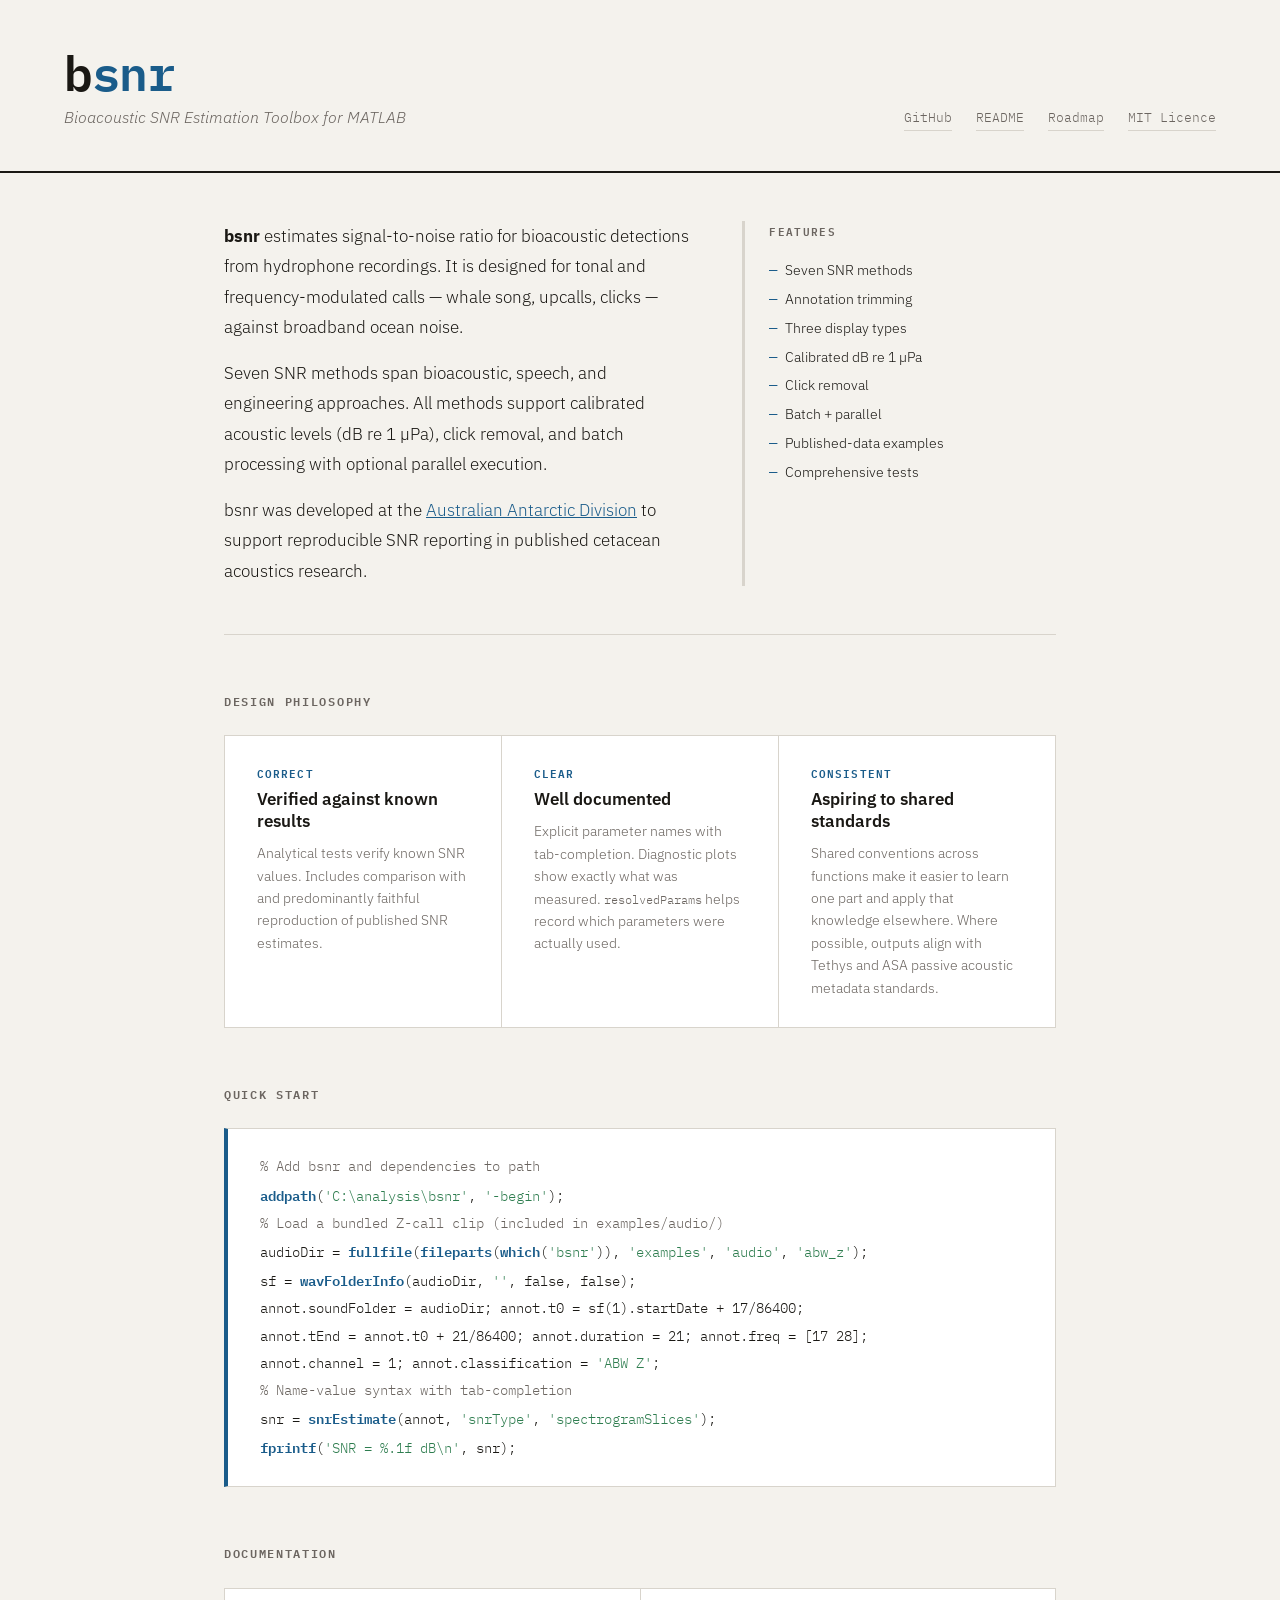
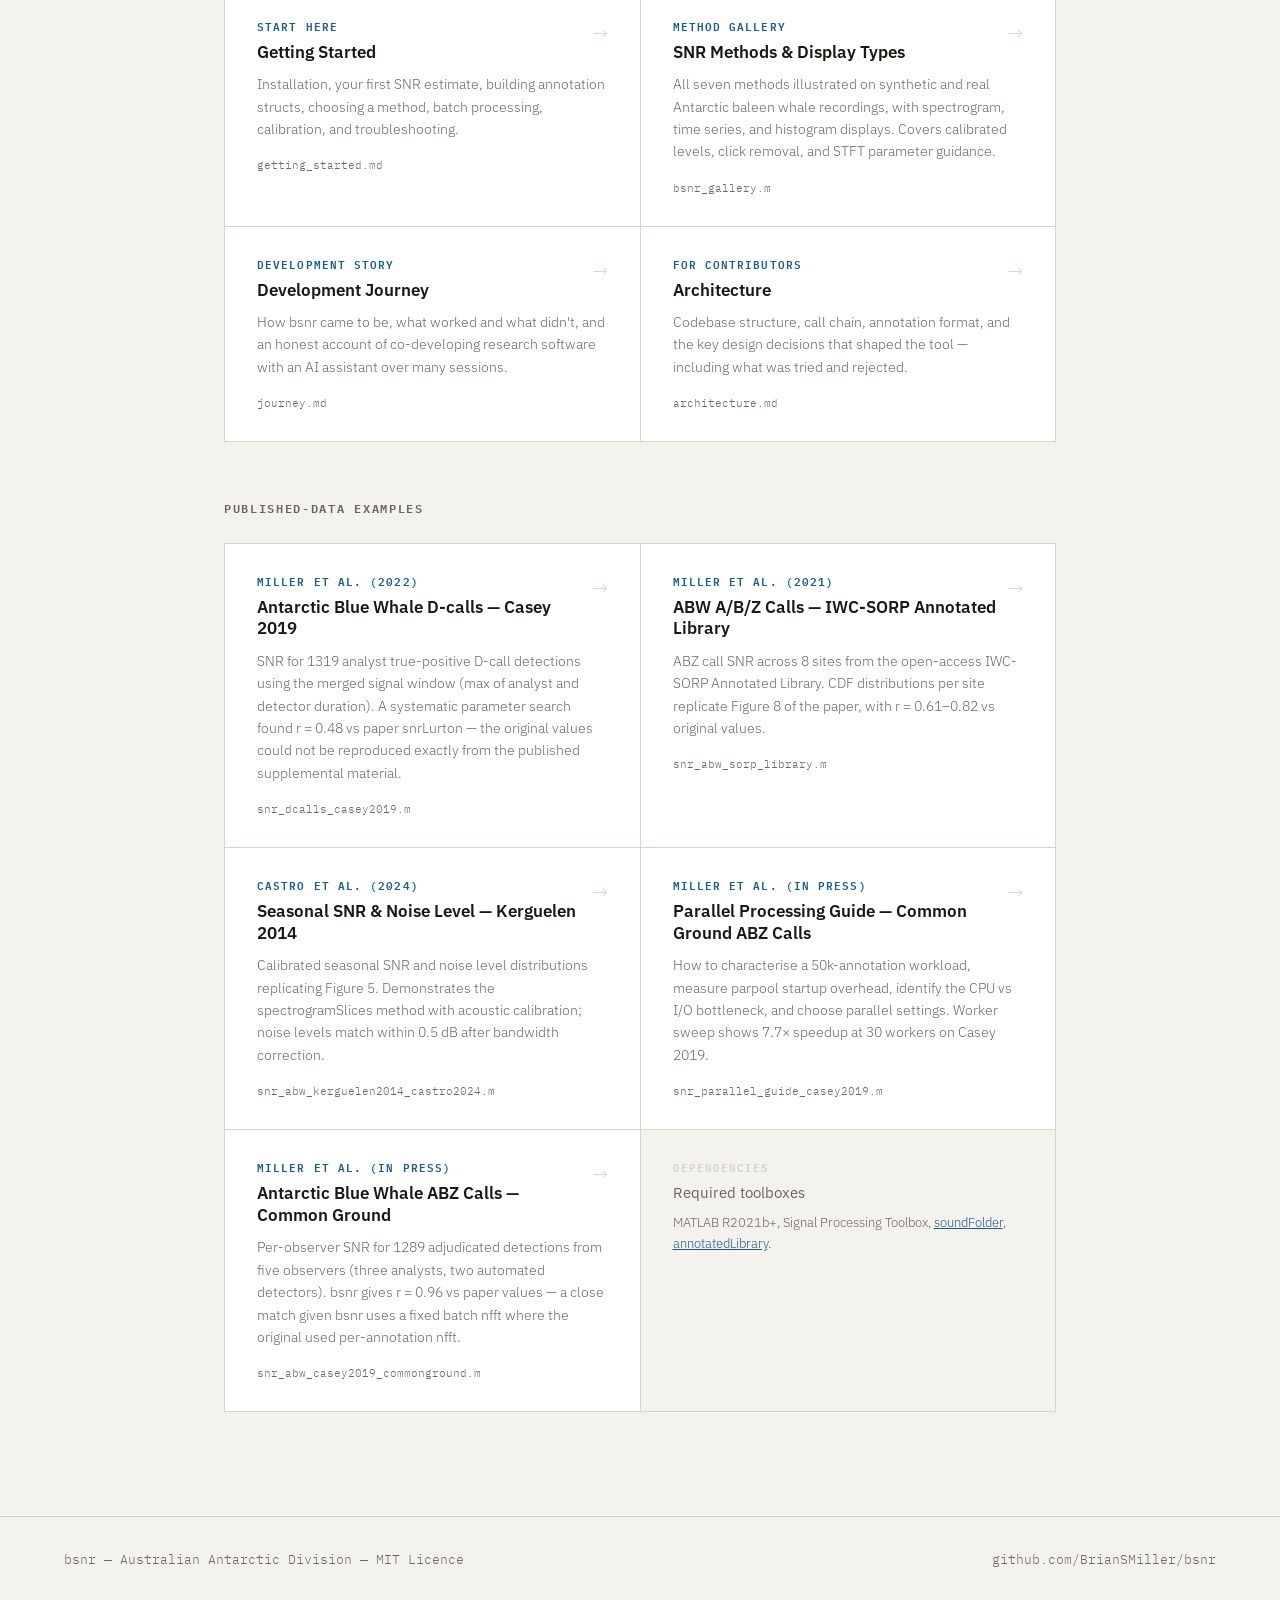
<file: docs/index.html>
<!DOCTYPE html>
<html lang="en">
<head>
<meta charset="UTF-8">
<meta name="viewport" content="width=device-width, initial-scale=1.0">
<title>bsnr — Bioacoustic SNR Estimation Toolbox</title>
<style>
  @import url('https://fonts.googleapis.com/css2?family=IBM+Plex+Mono:wght@400;600&family=IBM+Plex+Sans:ital,wght@0,300;0,400;0,600;1,300&display=swap');

  :root {
    --bg:      #f4f2ed;
    --surface: #ffffff;
    --border:  #d8d4cc;
    --text:    #1a1814;
    --muted:   #6b6560;
    --accent:  #1a5c8a;
    --accent2: #2e7d4f;
    --mono:    'IBM Plex Mono', monospace;
    --sans:    'IBM Plex Sans', sans-serif;
  }

  *, *::before, *::after { box-sizing: border-box; margin: 0; padding: 0; }

  body {
    background: var(--bg);
    color: var(--text);
    font-family: var(--sans);
    font-weight: 300;
    font-size: 16px;
    line-height: 1.7;
    min-height: 100vh;
  }

  header {
    border-bottom: 2px solid var(--text);
    padding: 3rem 4rem 2.5rem;
    display: grid;
    grid-template-columns: 1fr auto;
    align-items: end;
    gap: 2rem;
  }

  .wordmark {
    font-family: var(--mono);
    font-weight: 600;
    font-size: 3rem;
    letter-spacing: -0.03em;
    line-height: 1;
  }

  .wordmark span { color: var(--accent); }

  .tagline {
    font-size: 1rem;
    color: var(--muted);
    margin-top: 0.5rem;
    font-style: italic;
  }

  .header-links {
    display: flex;
    gap: 1.5rem;
    font-family: var(--mono);
    font-size: 0.8rem;
  }

  .header-links a {
    color: var(--muted);
    text-decoration: none;
    border-bottom: 1px solid var(--border);
    padding-bottom: 1px;
    transition: color 0.15s, border-color 0.15s;
  }

  .header-links a:hover { color: var(--accent); border-color: var(--accent); }

  main {
    max-width: 960px;
    margin: 0 auto;
    padding: 3rem 4rem;
  }

  .intro {
    display: grid;
    grid-template-columns: 3fr 2fr;
    gap: 3rem;
    margin-bottom: 3.5rem;
    padding-bottom: 3rem;
    border-bottom: 1px solid var(--border);
  }

  .intro p { font-size: 1.05rem; line-height: 1.8; }
  .intro p + p { margin-top: 1rem; }
  .intro a { color: var(--accent); }

  .features {
    border-left: 3px solid var(--border);
    padding-left: 1.5rem;
  }

  .features h3 {
    font-family: var(--mono);
    font-size: 0.7rem;
    font-weight: 600;
    letter-spacing: 0.12em;
    text-transform: uppercase;
    color: var(--muted);
    margin-bottom: 1rem;
  }

  .features ul { list-style: none; font-size: 0.9rem; line-height: 2; }

  .features li::before {
    content: '— ';
    color: var(--accent);
    font-family: var(--mono);
  }

  h2 {
    font-family: var(--mono);
    font-weight: 600;
    font-size: 0.75rem;
    letter-spacing: 0.14em;
    text-transform: uppercase;
    color: var(--muted);
    margin-bottom: 1.5rem;
  }

  .card-grid {
    display: grid;
    gap: 1px;
    background: var(--border);
    border: 1px solid var(--border);
    margin-bottom: 3.5rem;
  }

  .card-grid.cols-2 { grid-template-columns: 1fr 1fr; }
  .card-grid.cols-3 { grid-template-columns: 1fr 1fr 1fr; }
  .card-grid.cols-1 { grid-template-columns: 1fr; }

  .card {
    background: var(--surface);
    padding: 1.75rem 2rem;
    text-decoration: none;
    color: inherit;
    display: block;
    transition: background 0.12s;
  }

  .card:hover { background: #f0ede6; }

  .card-label {
    font-family: var(--mono);
    font-size: 0.68rem;
    font-weight: 600;
    letter-spacing: 0.1em;
    text-transform: uppercase;
    color: var(--accent);
    margin-bottom: 0.4rem;
  }

  .card h3 { font-size: 1.05rem; font-weight: 600; line-height: 1.3; margin-bottom: 0.6rem; }

  .card p { font-size: 0.875rem; color: var(--muted); line-height: 1.6; }

  .card .meta {
    margin-top: 1rem;
    font-family: var(--mono);
    font-size: 0.7rem;
  }

  .card .meta span { color: var(--muted); }

  .card-arrow {
    float: right;
    color: var(--border);
    font-size: 1.2rem;
    transition: color 0.12s, transform 0.12s;
  }

  .card:hover .card-arrow { color: var(--accent); transform: translateX(3px); }

  .install {
    background: var(--surface);
    border: 1px solid var(--border);
    border-left: 4px solid var(--accent);
    padding: 1.5rem 2rem;
    margin-bottom: 3.5rem;
    font-family: var(--mono);
    font-size: 0.85rem;
    line-height: 2;
  }

  .install .comment { color: var(--muted); }
  .install .kw      { color: var(--accent); font-weight: 600; }
  .install .str     { color: var(--accent2); }

  footer {
    border-top: 1px solid var(--border);
    padding: 2rem 4rem;
    display: flex;
    justify-content: space-between;
    align-items: center;
    font-size: 0.8rem;
    color: var(--muted);
    font-family: var(--mono);
  }

  footer a { color: var(--muted); text-decoration: none; }
  footer a:hover { color: var(--accent); }

  @media (max-width: 700px) {
    header, main, footer { padding-left: 1.5rem; padding-right: 1.5rem; }
    header { grid-template-columns: 1fr; }
    .intro { grid-template-columns: 1fr; }
    .card-grid.cols-2 { grid-template-columns: 1fr; }
    .wordmark { font-size: 2rem; }
  }
</style>
</head>
<body>

<header>
  <div>
    <div class="wordmark">b<span>snr</span></div>
    <div class="tagline">Bioacoustic SNR Estimation Toolbox for MATLAB</div>
  </div>
  <nav class="header-links">
    <a href="https://github.com/BrianSMiller/bsnr">GitHub</a>
    <a href="https://github.com/BrianSMiller/bsnr/blob/main/README.md">README</a>
    <a href="https://github.com/BrianSMiller/bsnr/blob/main/todo.md">Roadmap</a>
    <a href="https://github.com/BrianSMiller/bsnr/blob/main/LICENSE">MIT Licence</a>
  </nav>
</header>

<main>

  <section class="intro">
    <div>
      <p>
        <strong>bsnr</strong> estimates signal-to-noise ratio for bioacoustic detections
        from hydrophone recordings. It is designed for tonal and frequency-modulated calls
        — whale song, upcalls, clicks — against broadband ocean noise.
      </p>
      <p>
        Seven SNR methods span bioacoustic, speech, and engineering approaches.
        All methods support calibrated acoustic levels (dB re 1&nbsp;µPa), click removal,
        and batch processing with optional parallel execution.
      </p>
      <p>
        bsnr was developed at the
        <a href="https://www.antarctica.gov.au">Australian Antarctic Division</a>
        to support reproducible SNR reporting in published cetacean acoustics research.
      </p>
    </div>
    <div class="features">
      <h3>Features</h3>
      <ul>
        <li>Seven SNR methods</li>
        <li>Annotation trimming</li>
        <li>Three display types</li>
        <li>Calibrated dB re 1&nbsp;µPa</li>
        <li>Click removal</li>
        <li>Batch + parallel</li>
        <li>Published-data examples</li>
        <li>Comprehensive tests</li>
      </ul>
    </div>
  </section>


  <h2>Design philosophy</h2>
  <div class="card-grid cols-3" style="margin-bottom:3.5rem">
    <div class="card" style="cursor:default">
      <div class="card-label">Correct</div>
      <h3>Verified against known results</h3>
      <p>Analytical tests verify known SNR values. Includes comparison with
         and predominantly faithful reproduction of published SNR estimates.</p>
    </div>
    <div class="card" style="cursor:default">
      <div class="card-label">Clear</div>
      <h3>Well documented</h3>
      <p>Explicit parameter names with tab-completion. Diagnostic plots show
         exactly what was measured. <code style="font-family:var(--mono);font-size:0.85em">resolvedParams</code>
         helps record which parameters were actually used.</p>
    </div>
    <div class="card" style="cursor:default">
      <div class="card-label">Consistent</div>
      <h3>Aspiring to shared standards</h3>
      <p>Shared conventions across functions make it easier to learn one part
         and apply that knowledge elsewhere. Where possible, outputs align with
         Tethys and ASA passive acoustic metadata standards.</p>
    </div>
  </div>

  <h2>Quick start</h2>
  <div class="install">
    <div><span class="comment">% Add bsnr and dependencies to path</span></div>
    <div><span class="kw">addpath</span>(<span class="str">'C:\analysis\bsnr'</span>, <span class="str">'-begin'</span>);</div>
    <div><span class="comment">% Load a bundled Z-call clip (included in examples/audio/)</span></div>
    <div>audioDir = <span class="kw">fullfile</span>(<span class="kw">fileparts</span>(<span class="kw">which</span>(<span class="str">'bsnr'</span>)), <span class="str">'examples'</span>, <span class="str">'audio'</span>, <span class="str">'abw_z'</span>);</div>
    <div>sf = <span class="kw">wavFolderInfo</span>(audioDir, <span class="str">''</span>, false, false);</div>
    <div>annot.soundFolder = audioDir;  annot.t0 = sf(1).startDate + 17/86400;</div>
    <div>annot.tEnd = annot.t0 + 21/86400;  annot.duration = 21;  annot.freq = [17 28];</div>
    <div>annot.channel = 1;  annot.classification = <span class="str">'ABW Z'</span>;</div>
    <div><span class="comment">% Name-value syntax with tab-completion</span></div>
    <div>snr = <span class="kw">snrEstimate</span>(annot, <span class="str">'snrType'</span>, <span class="str">'spectrogramSlices'</span>);</div>
    <div><span class="kw">fprintf</span>(<span class="str">'SNR = %.1f dB\n'</span>, snr);</div>
  </div>

  <h2>Documentation</h2>
  <div class="card-grid cols-2">
    <a class="card" href="getting_started.html">
      <span class="card-arrow">→</span>
      <div class="card-label">Start here</div>
      <h3>Getting Started</h3>
      <p>Installation, your first SNR estimate, building annotation structs,
         choosing a method, batch processing, calibration, and troubleshooting.</p>
      <div class="meta"><span>getting_started.md</span></div>
    </a>

    <a class="card" href="bsnr_gallery.html">
      <span class="card-arrow">→</span>
      <div class="card-label">Method gallery</div>
      <h3>SNR Methods &amp; Display Types</h3>
      <p>All seven methods illustrated on synthetic and real Antarctic baleen whale
         recordings, with spectrogram, time series, and histogram displays.
         Covers calibrated levels, click removal, and STFT parameter guidance.</p>
      <div class="meta"><span>bsnr_gallery.m</span></div>
    </a>

    <a class="card" href="https://github.com/BrianSMiller/bsnr/blob/main/docs/journey.md">
      <span class="card-arrow">→</span>
      <div class="card-label">Development story</div>
      <h3>Development Journey</h3>
      <p>How bsnr came to be, what worked and what didn't, and an honest account
         of co-developing research software with an AI assistant over many sessions.</p>
      <div class="meta"><span>journey.md</span></div>
    </a>

    <a class="card" href="https://github.com/BrianSMiller/bsnr/blob/main/architecture.md">
      <span class="card-arrow">→</span>
      <div class="card-label">For contributors</div>
      <h3>Architecture</h3>
      <p>Codebase structure, call chain, annotation format, and the key design
         decisions that shaped the tool — including what was tried and rejected.</p>
      <div class="meta"><span>architecture.md</span></div>
    </a>
  </div>

  <h2>Published-data examples</h2>
  <div class="card-grid cols-2">

    <a class="card" href="snr_dcalls_casey2019.html">
      <span class="card-arrow">→</span>
      <div class="card-label">Miller et al. (2022)</div>
      <h3>Antarctic Blue Whale D-calls — Casey 2019</h3>
      <p>SNR for 1319 analyst true-positive D-call detections using the merged
         signal window (max of analyst and detector duration). A systematic
         parameter search found r&nbsp;=&nbsp;0.48 vs paper snrLurton — the
         original values could not be reproduced exactly from the published
         supplemental material.</p>
      <div class="meta"><span>snr_dcalls_casey2019.m</span></div>
    </a>

    <a class="card" href="snr_abw_sorp_library.html">
      <span class="card-arrow">→</span>
      <div class="card-label">Miller et al. (2021)</div>
      <h3>ABW A/B/Z Calls — IWC-SORP Annotated Library</h3>
      <p>ABZ call SNR across 8 sites from the open-access IWC-SORP Annotated
         Library. CDF distributions per site replicate Figure 8 of the paper,
         with r&nbsp;=&nbsp;0.61–0.82 vs original values.</p>
      <div class="meta"><span>snr_abw_sorp_library.m</span></div>
    </a>

    <a class="card" href="snr_abw_kerguelen2014_castro2024.html">
      <span class="card-arrow">→</span>
      <div class="card-label">Castro et al. (2024)</div>
      <h3>Seasonal SNR &amp; Noise Level — Kerguelen 2014</h3>
      <p>Calibrated seasonal SNR and noise level distributions replicating
         Figure 5. Demonstrates the spectrogramSlices method with acoustic
         calibration; noise levels match within 0.5&nbsp;dB after bandwidth
         correction.</p>
      <div class="meta"><span>snr_abw_kerguelen2014_castro2024.m</span></div>
    </a>

    <a class="card" href="snr_parallel_guide_casey2019.html">
      <span class="card-arrow">→</span>
      <div class="card-label">Miller et al. (in press)</div>
      <h3>Parallel Processing Guide — Common Ground ABZ Calls</h3>
      <p>How to characterise a 50k-annotation workload, measure parpool startup
         overhead, identify the CPU vs I/O bottleneck, and choose parallel
         settings. Worker sweep shows 7.7× speedup at 30 workers on Casey 2019.</p>
      <div class="meta"><span>snr_parallel_guide_casey2019.m</span></div>
    </a>

    <a class="card" href="snr_abw_casey2019_commonground.html">
      <span class="card-arrow">→</span>
      <div class="card-label">Miller et al. (in press)</div>
      <h3>Antarctic Blue Whale ABZ Calls — Common Ground</h3>
      <p>Per-observer SNR for 1289 adjudicated detections from five observers
         (three analysts, two automated detectors). bsnr gives
         r&nbsp;=&nbsp;0.96 vs paper values — a close match given bsnr uses
         a fixed batch nfft where the original used per-annotation nfft.</p>
      <div class="meta"><span>snr_abw_casey2019_commonground.m</span></div>
    </a>

    <div class="card" style="cursor:default; background:var(--bg);">
      <div class="card-label" style="color:var(--border)">Dependencies</div>
      <h3 style="color:var(--muted); font-weight:400; font-size:0.95rem">Required toolboxes</h3>
      <p style="font-size:0.82rem; margin-top:0.5rem">
        MATLAB R2021b+, Signal Processing Toolbox,
        <a href="https://github.com/BrianSMiller/soundFolder" style="color:var(--accent)">soundFolder</a>,
        <a href="https://github.com/BrianSMiller/annotatedLibrary" style="color:var(--accent)">annotatedLibrary</a>.
      </p>
    </div>

  </div>

</main>

<footer>
  <span>bsnr &mdash; Australian Antarctic Division &mdash; MIT Licence</span>
  <a href="https://github.com/BrianSMiller/bsnr">github.com/BrianSMiller/bsnr</a>
</footer>

</body>
</html>
</file>
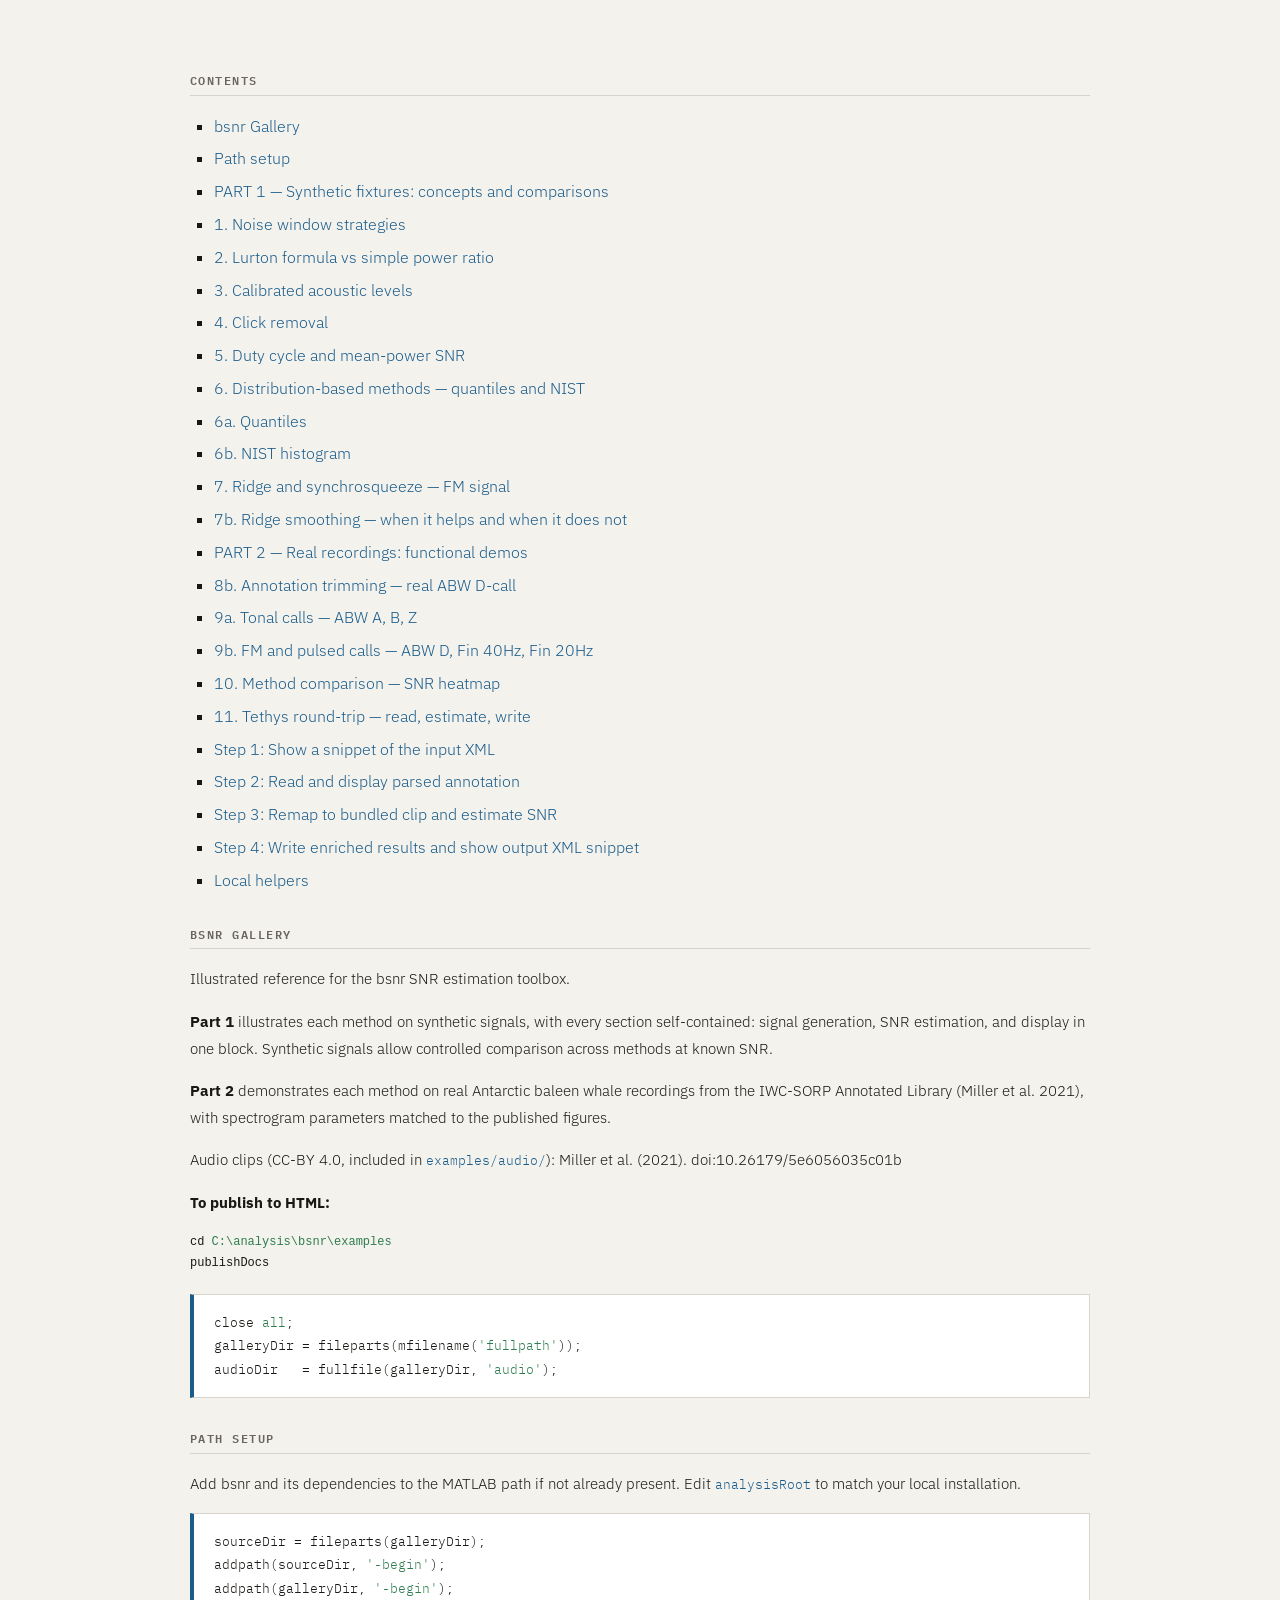
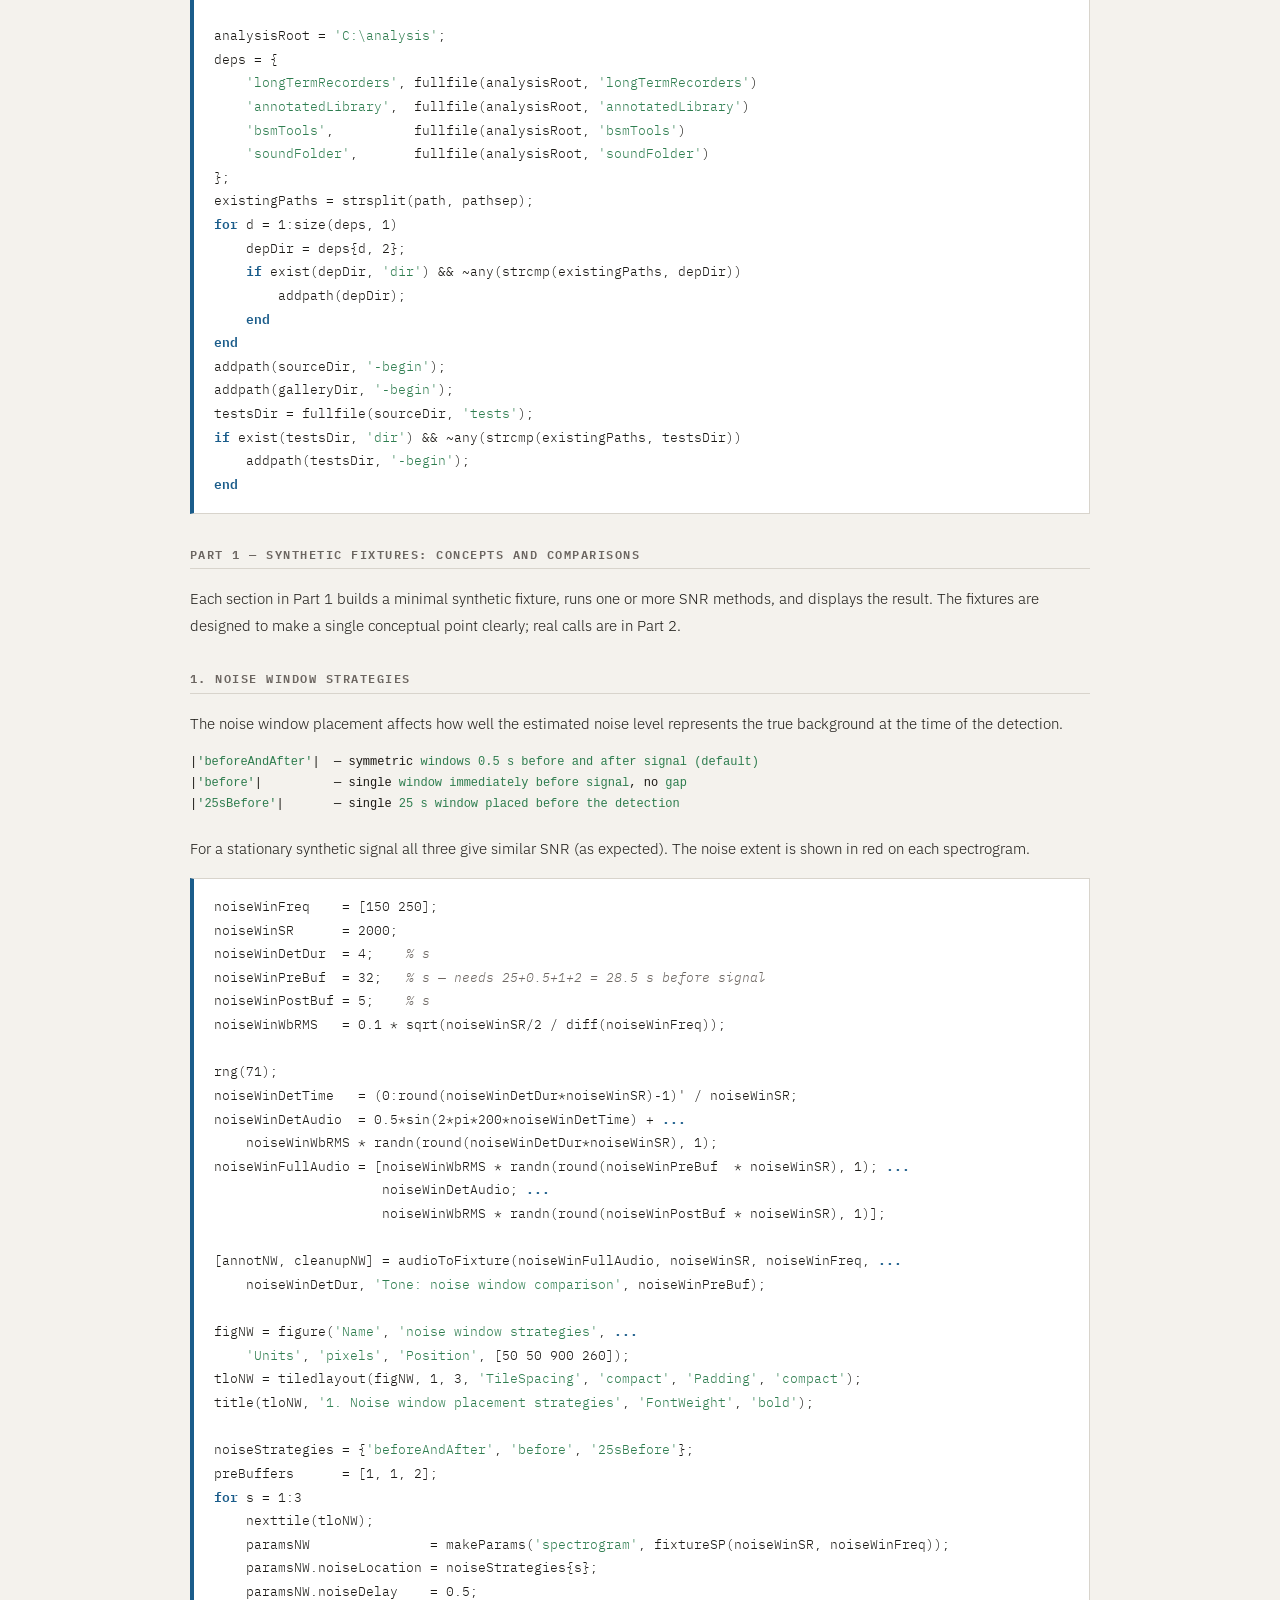
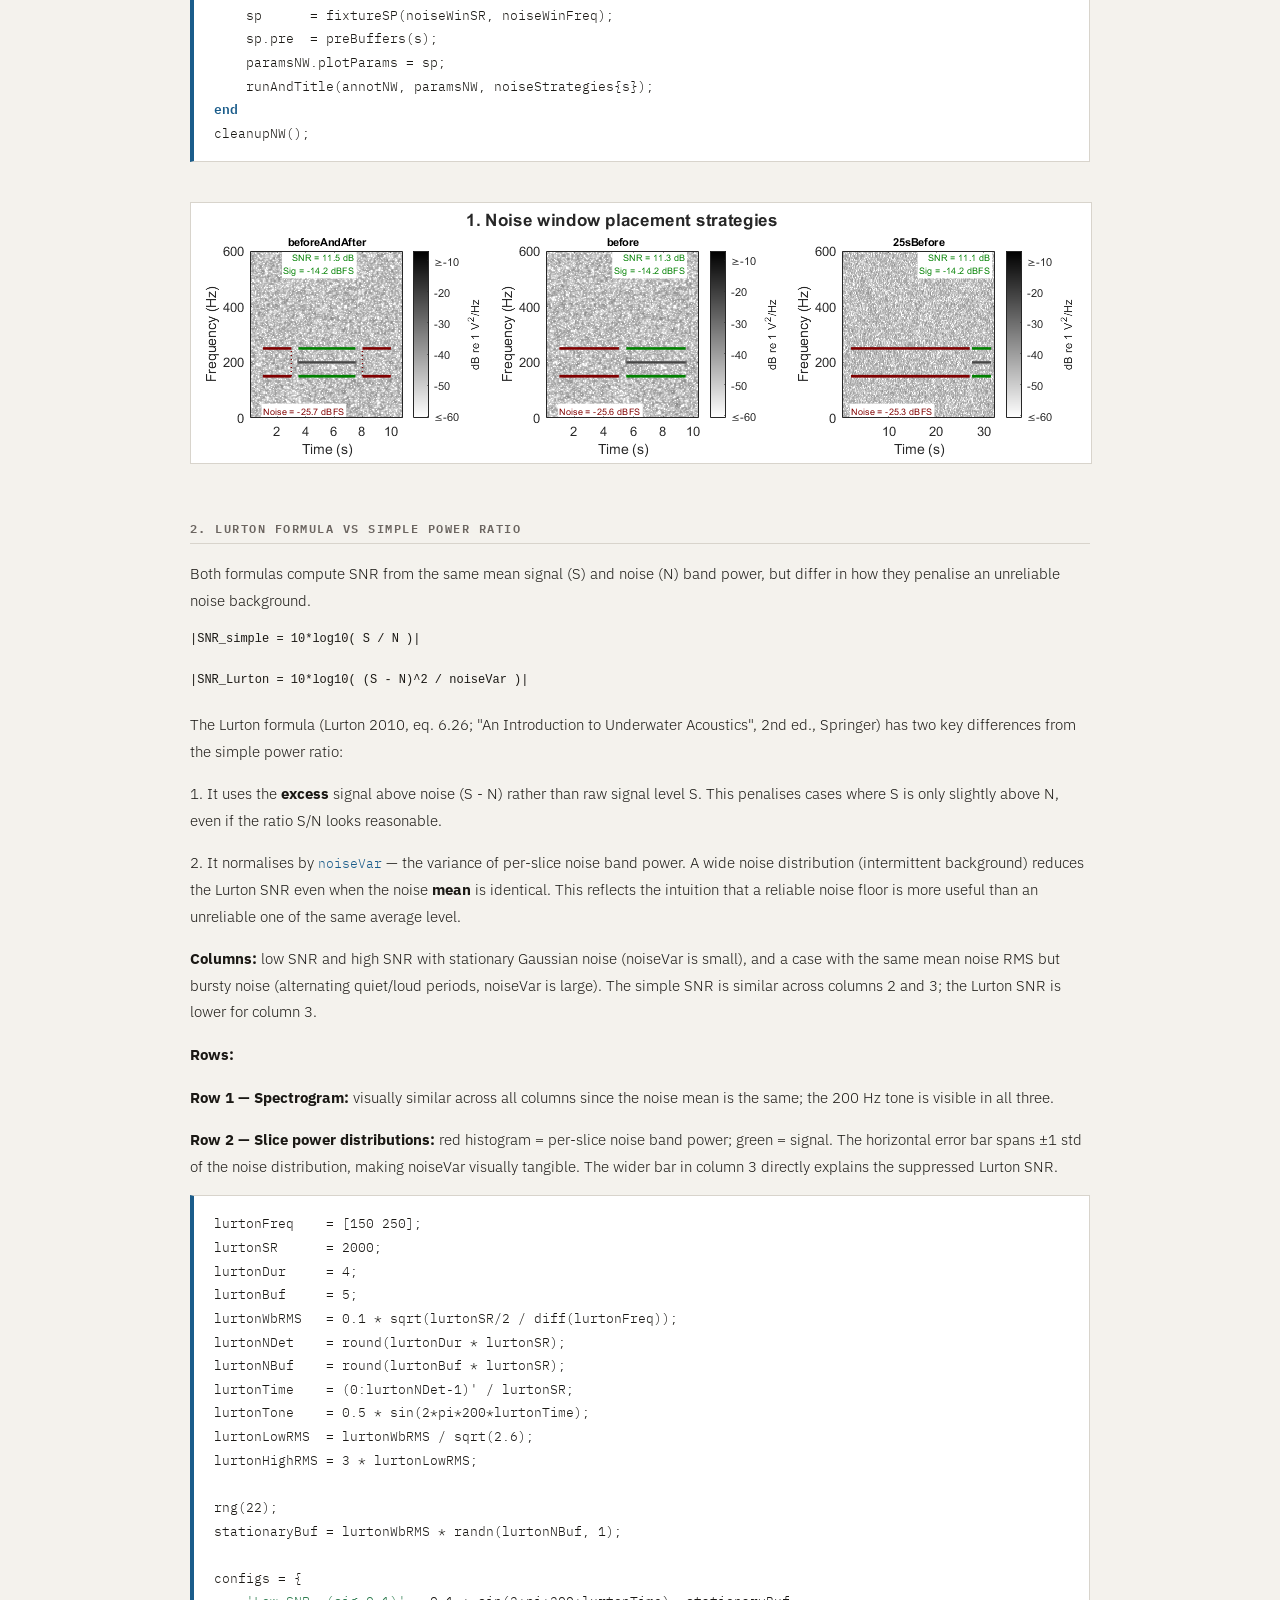
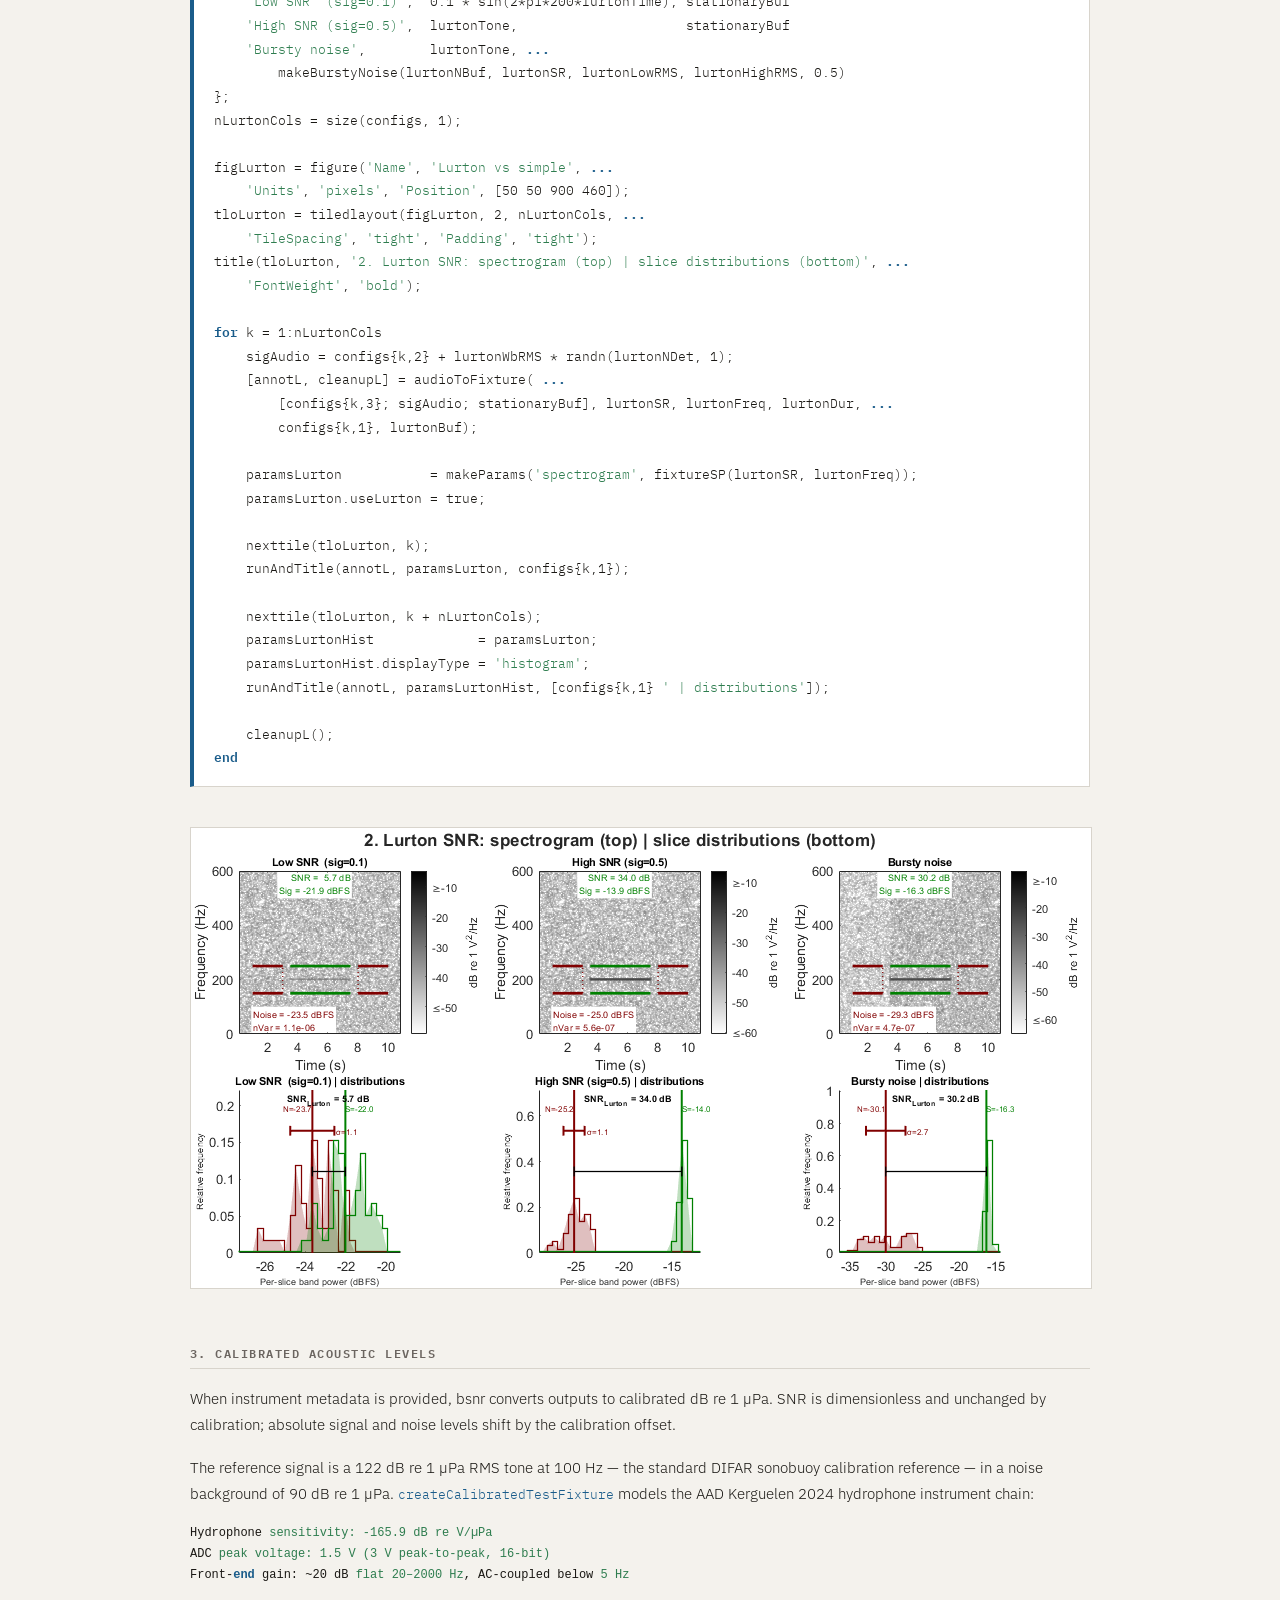
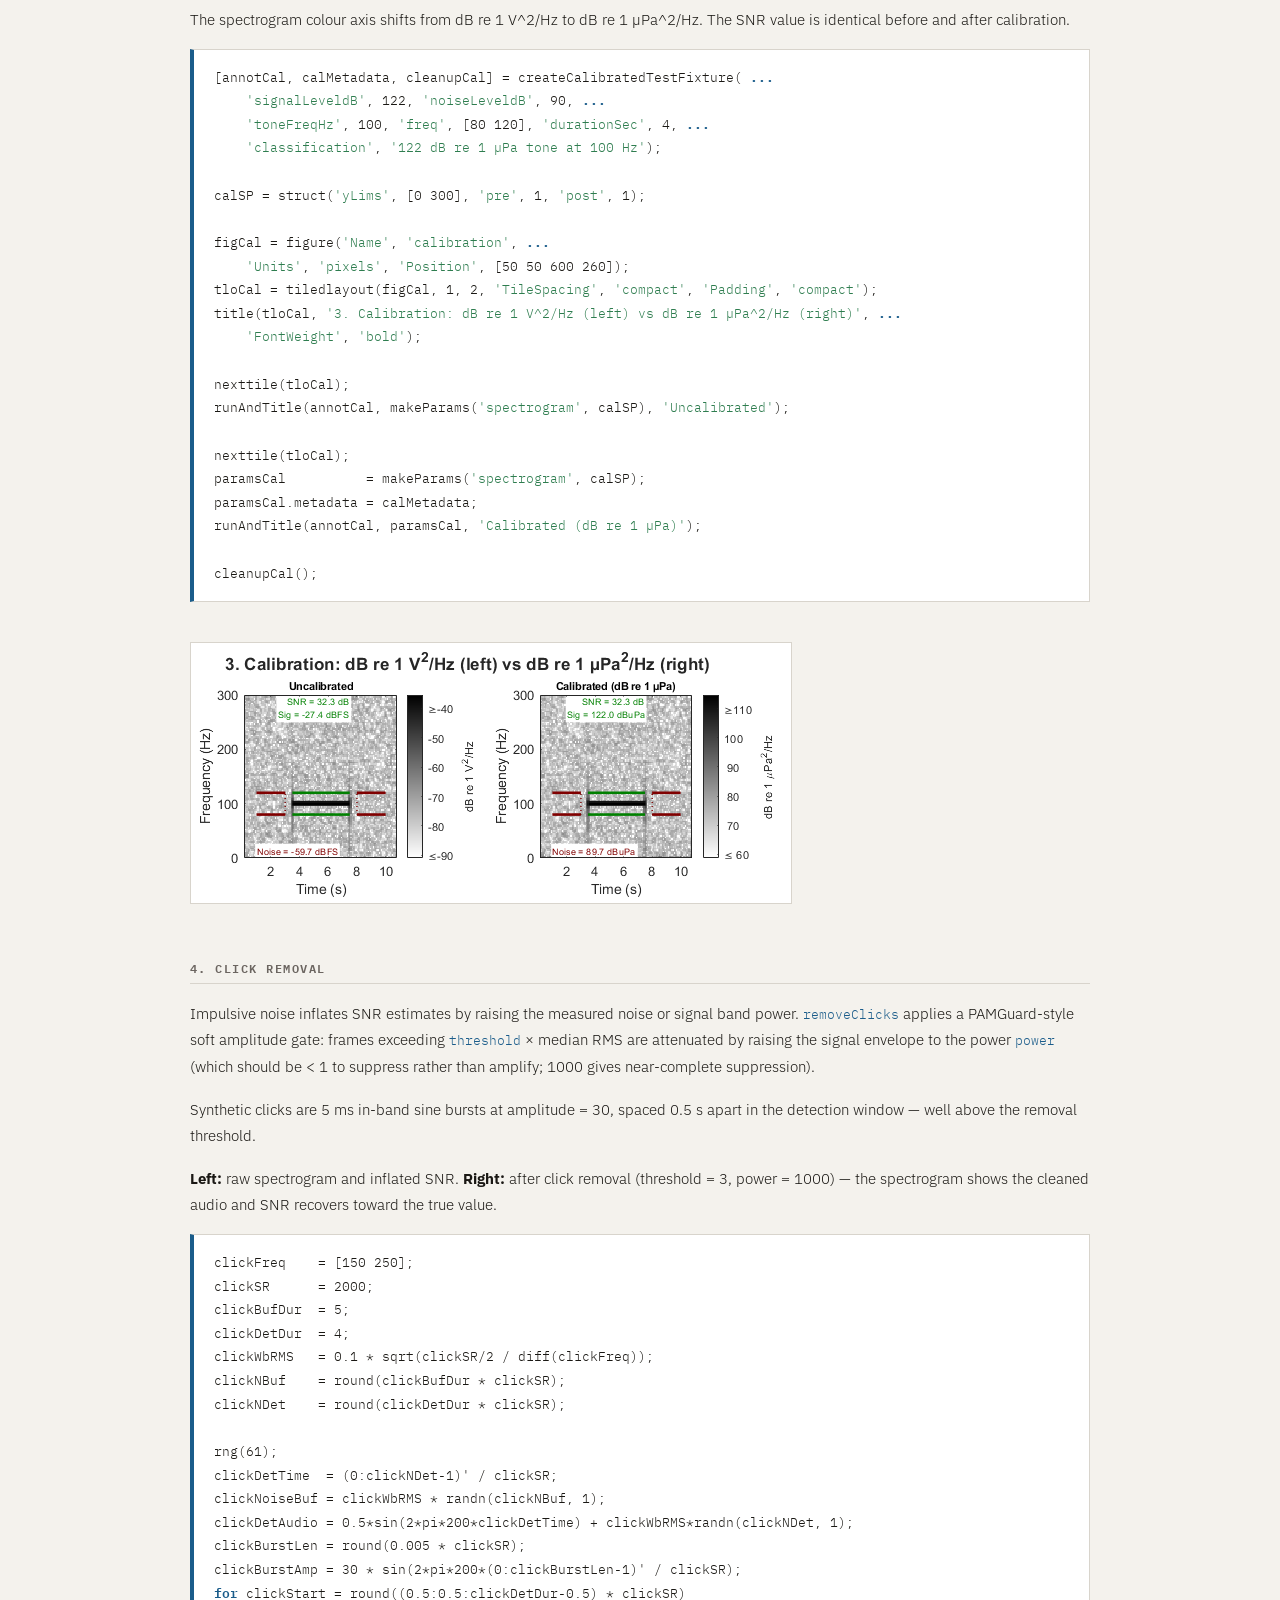
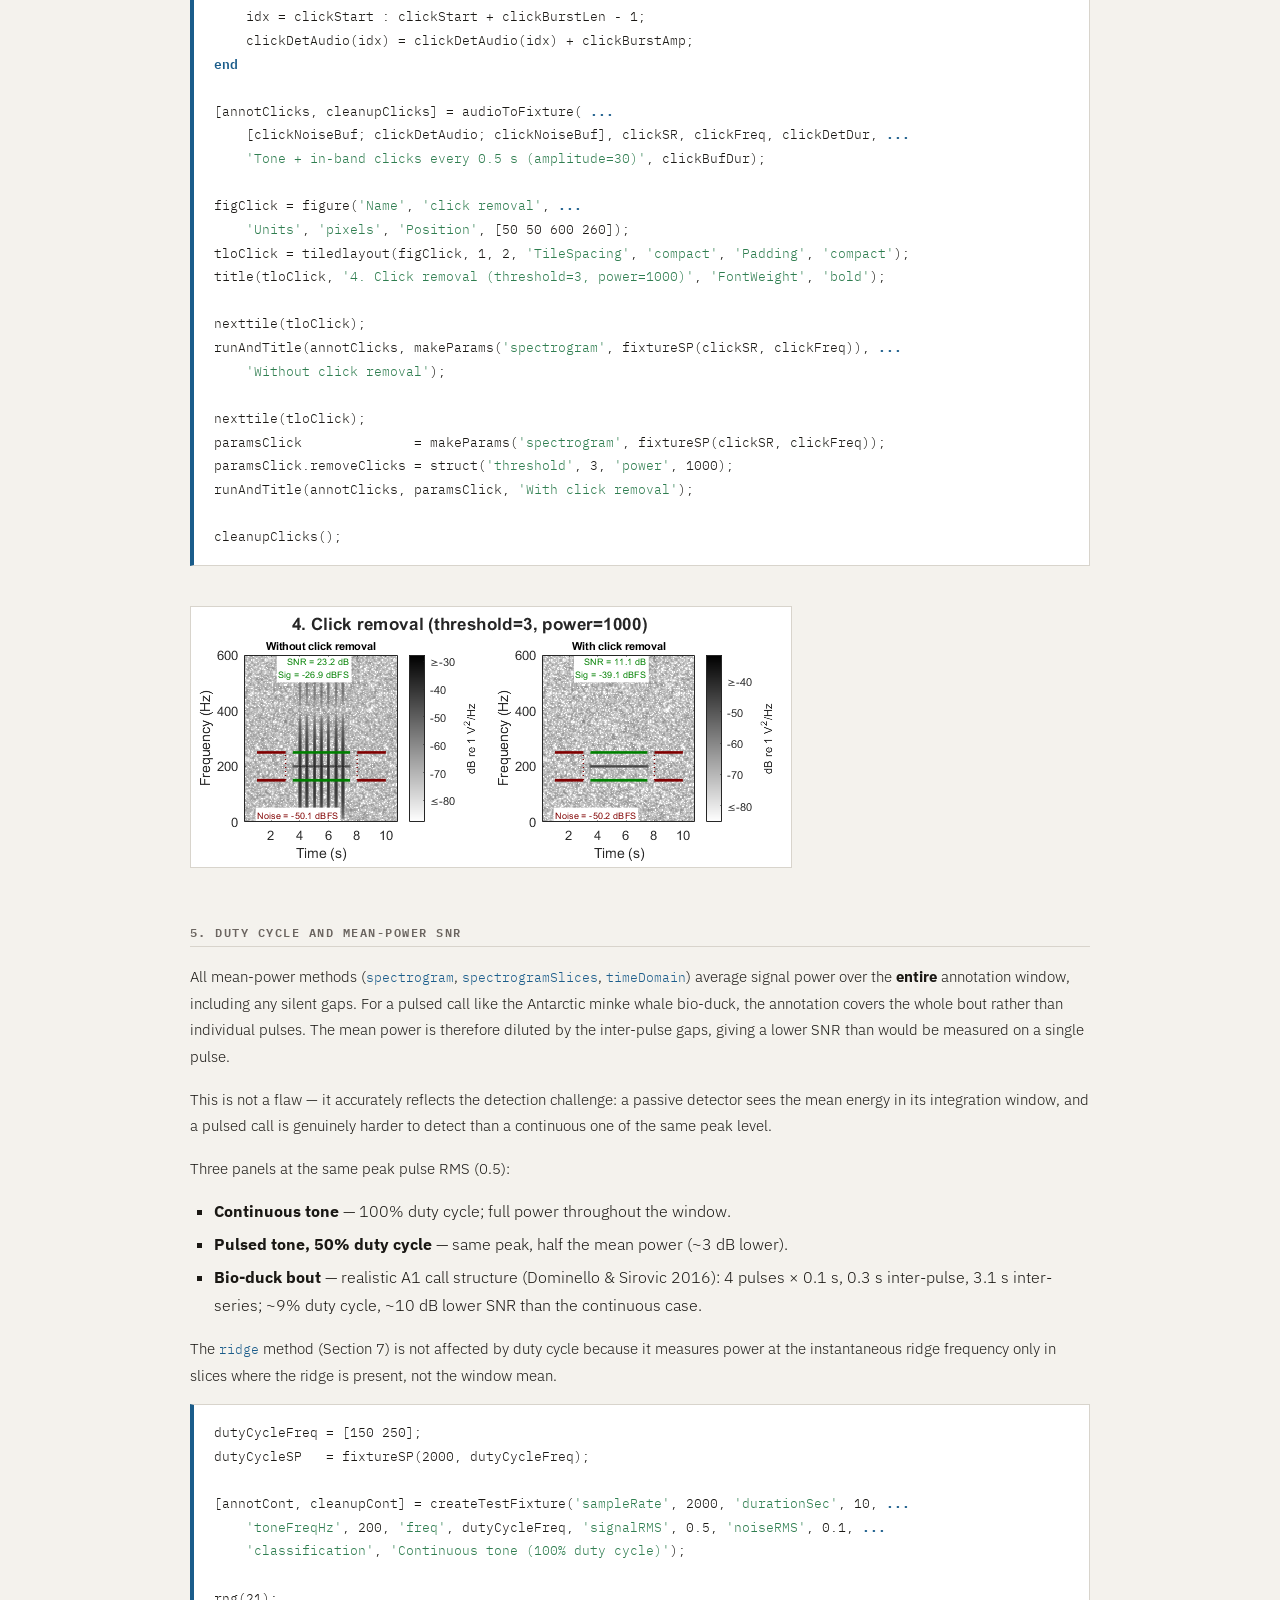
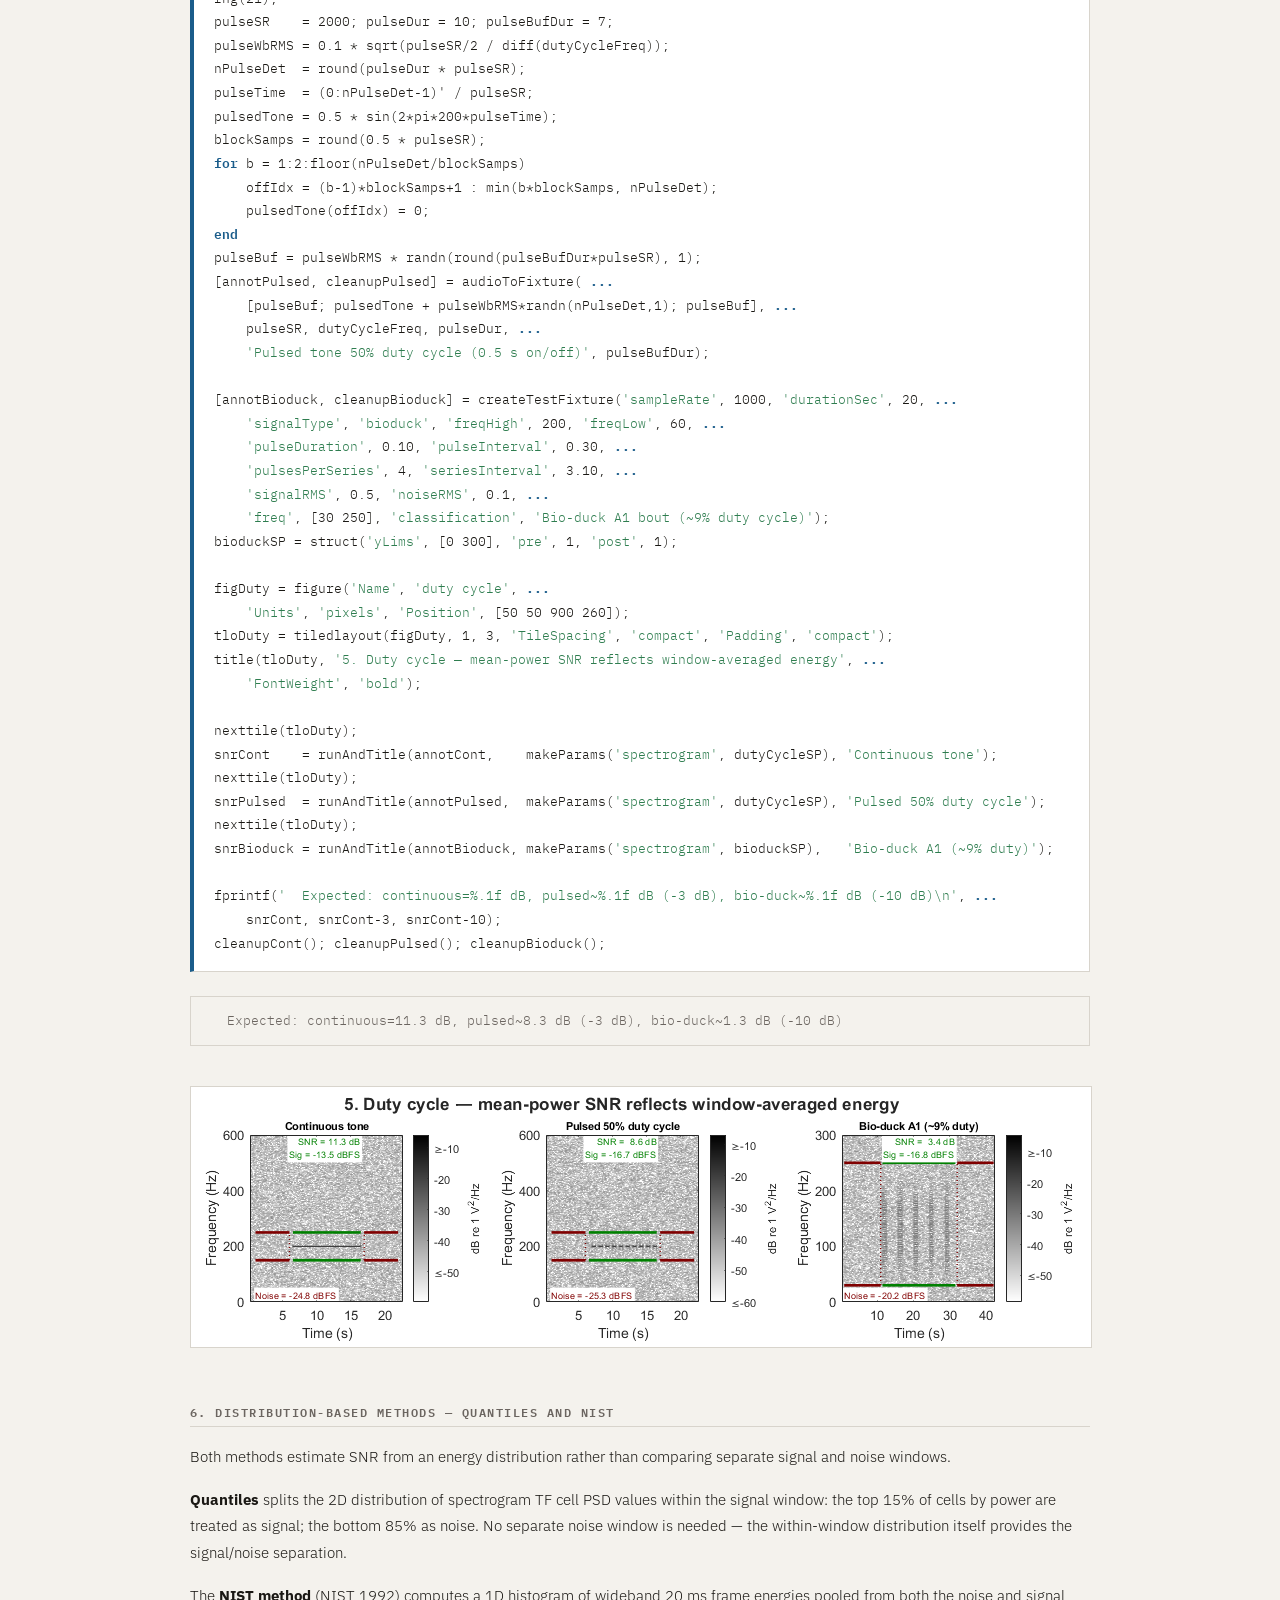
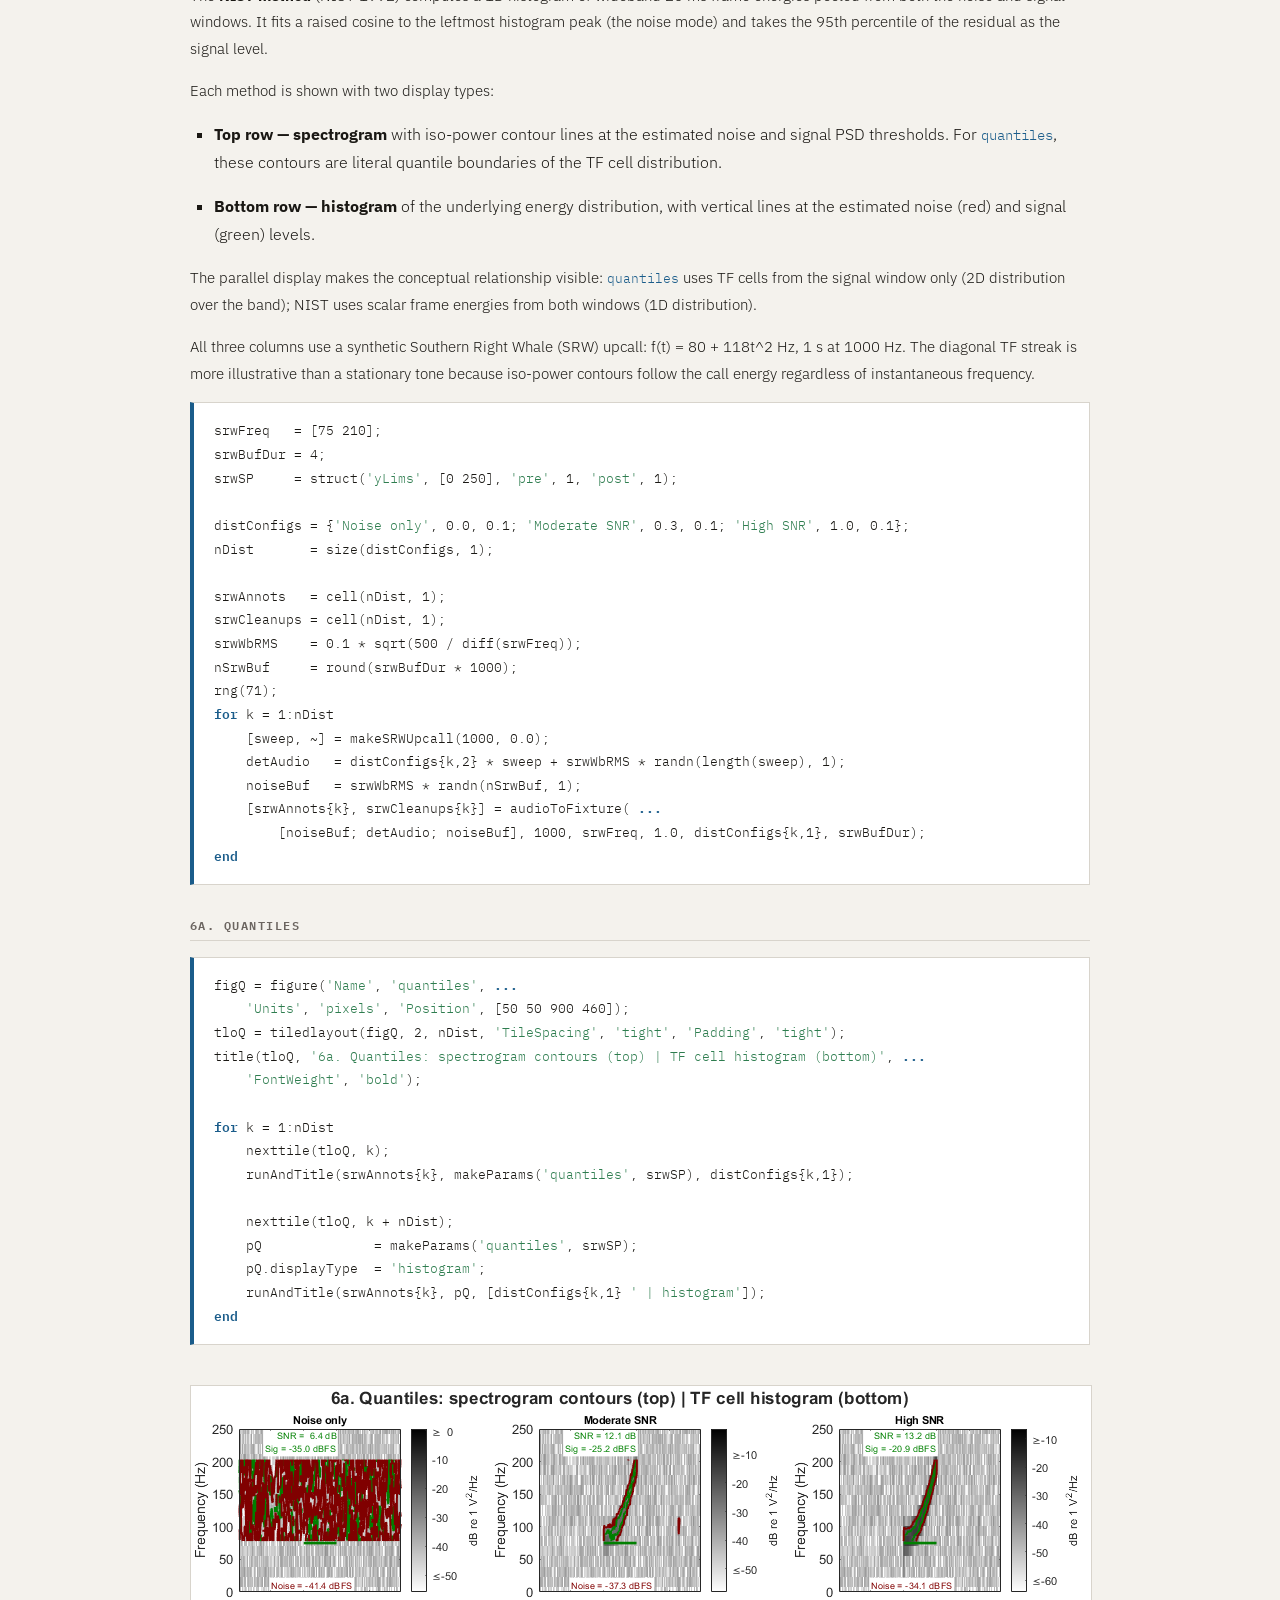
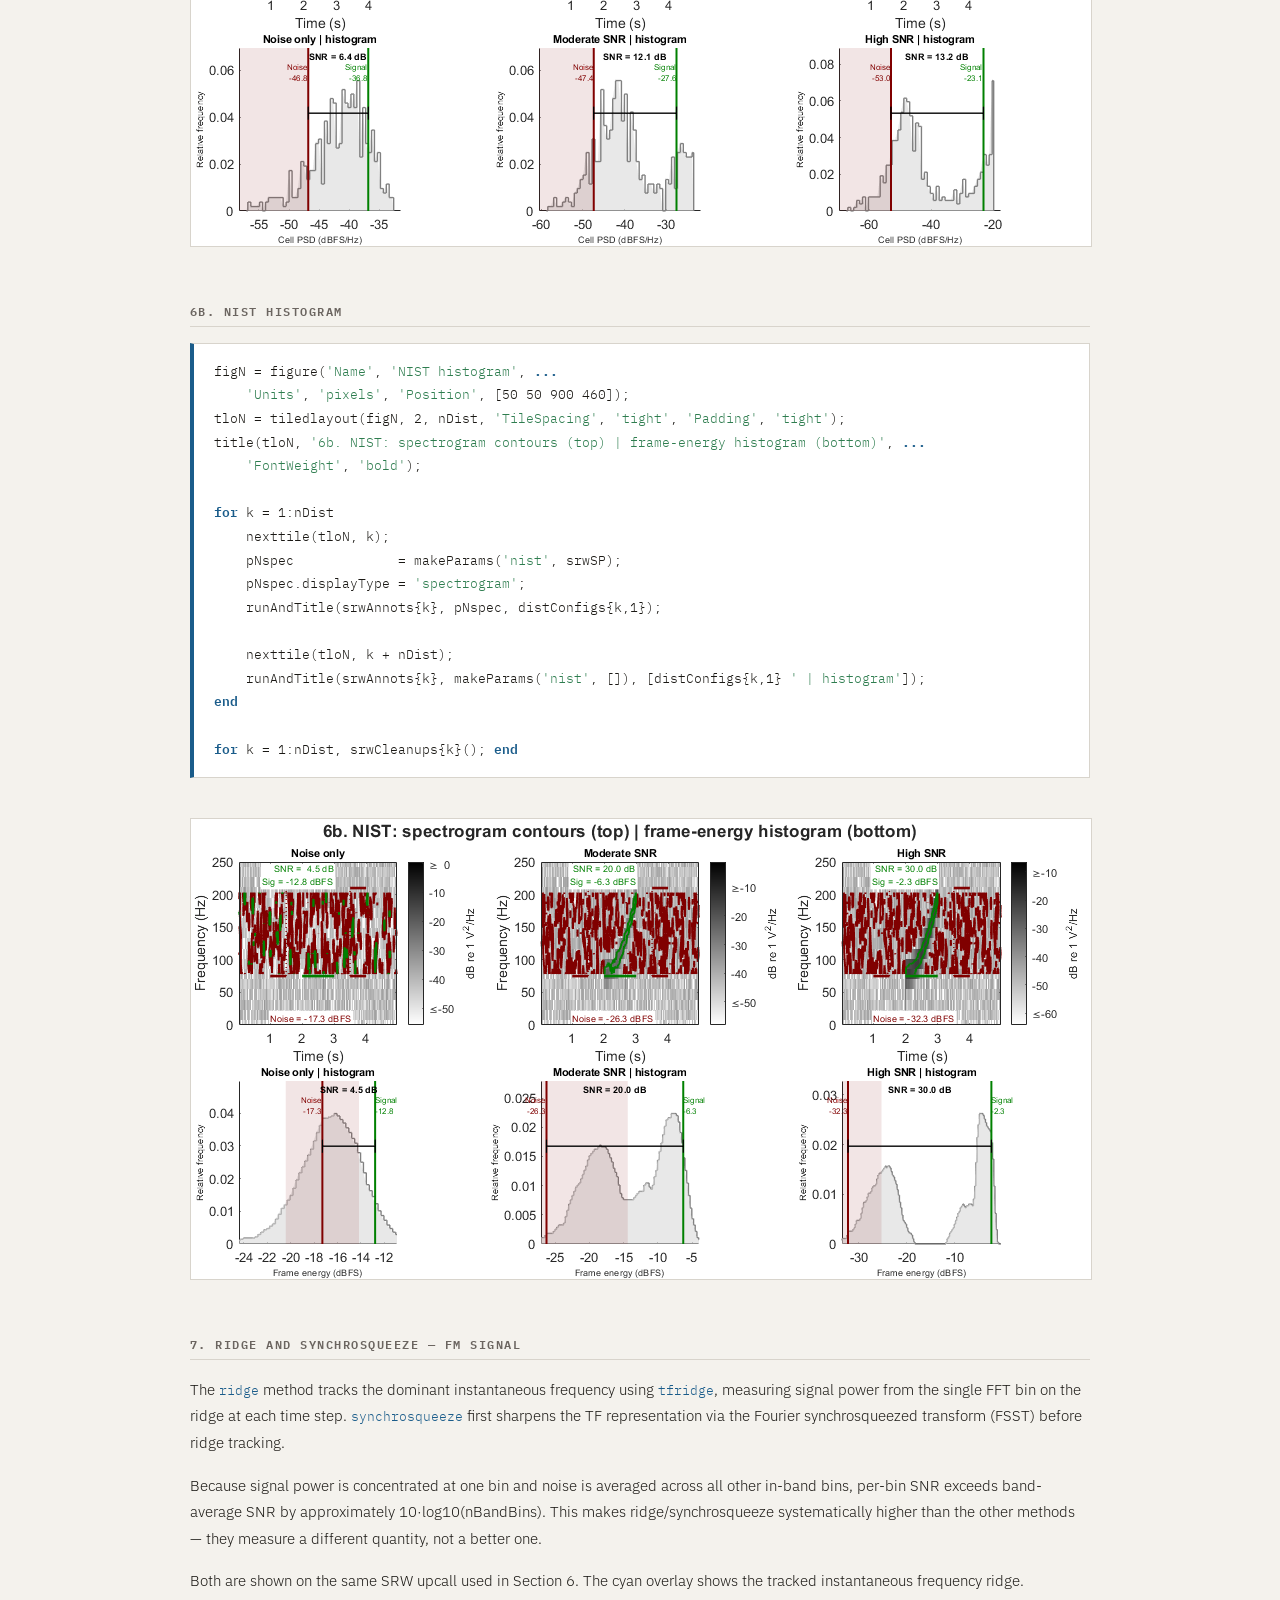
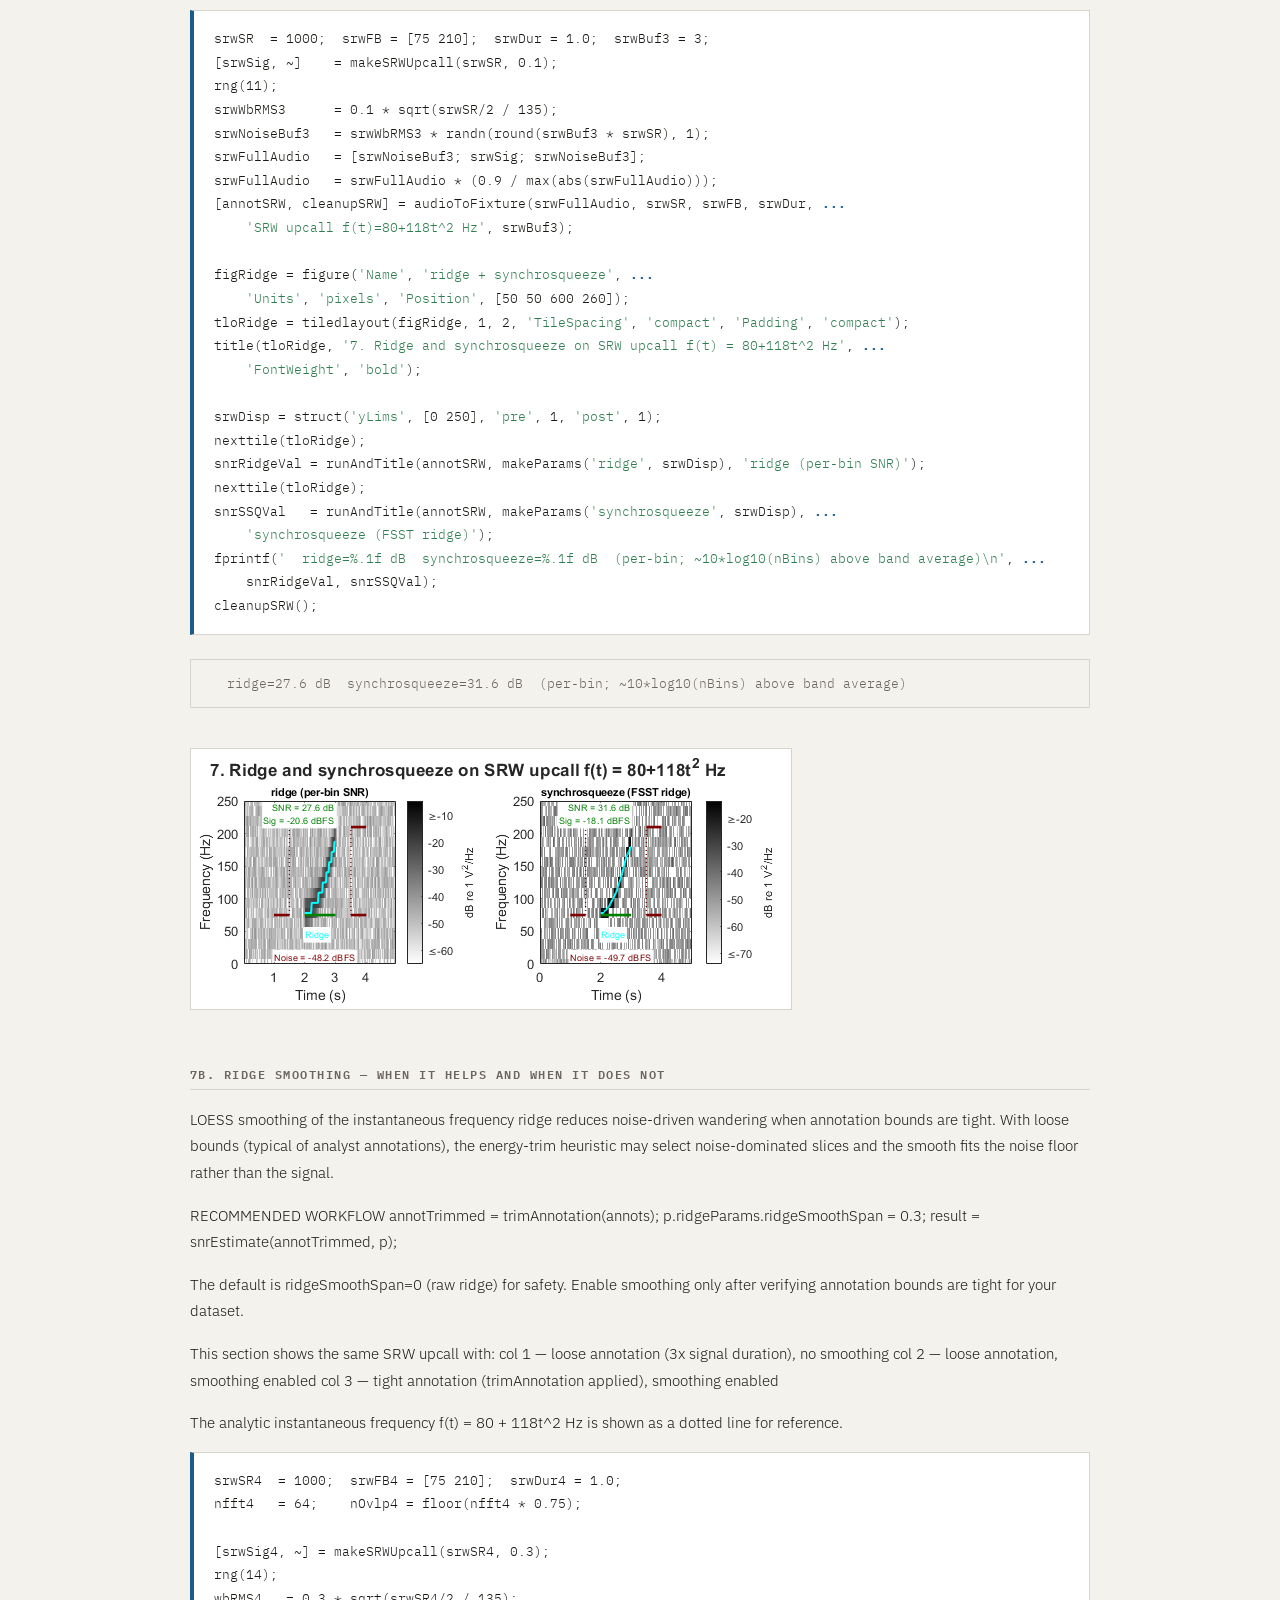
<file: docs/bsnr_gallery.html>
<!DOCTYPE html
  PUBLIC "-//W3C//DTD HTML 4.01 Transitional//EN">
<html><head>
      <meta http-equiv="Content-Type" content="text/html; charset=utf-8">
   <!--
This HTML was auto-generated from MATLAB code.
To make changes, update the MATLAB code and republish this document.
      --><title>bsnr_gallery</title><meta name="generator" content="MATLAB 9.12"><link rel="schema.DC" href="http://purl.org/dc/elements/1.1/"><meta name="DC.date" content="2026-04-29"><meta name="DC.source" content="bsnr_gallery.m"><style type="text/css">
html,body,div,span,applet,object,iframe,h1,h2,h3,h4,h5,h6,p,blockquote,pre,a,abbr,acronym,address,big,cite,code,del,dfn,em,font,img,ins,kbd,q,s,samp,small,strike,strong,tt,var,b,u,i,center,dl,dt,dd,ol,ul,li,fieldset,form,label,legend,table,caption,tbody,tfoot,thead,tr,th,td{margin:0;padding:0;border:0;outline:0;font-size:100%;vertical-align:baseline;background:transparent}body{line-height:1}ol,ul{list-style:none}blockquote,q{quotes:none}blockquote:before,blockquote:after,q:before,q:after{content:'';content:none}:focus{outine:0}ins{text-decoration:none}del{text-decoration:line-through}table{border-collapse:collapse;border-spacing:0}

html { min-height:100%; margin-bottom:1px; }
html body { height:100%; margin:0px; font-family:Arial, Helvetica, sans-serif; font-size:10px; color:#000; line-height:140%; background:#fff none; overflow-y:scroll; }
html body td { vertical-align:top; text-align:left; }

h1 { padding:0px; margin:0px 0px 25px; font-family:Arial, Helvetica, sans-serif; font-size:1.5em; color:#d55000; line-height:100%; font-weight:normal; }
h2 { padding:0px; margin:0px 0px 8px; font-family:Arial, Helvetica, sans-serif; font-size:1.2em; color:#000; font-weight:bold; line-height:140%; border-bottom:1px solid #d6d4d4; display:block; }
h3 { padding:0px; margin:0px 0px 5px; font-family:Arial, Helvetica, sans-serif; font-size:1.1em; color:#000; font-weight:bold; line-height:140%; }

a { color:#005fce; text-decoration:none; }
a:hover { color:#005fce; text-decoration:underline; }
a:visited { color:#004aa0; text-decoration:none; }

p { padding:0px; margin:0px 0px 20px; }
img { padding:0px; margin:0px 0px 20px; border:none; }
p img, pre img, tt img, li img, h1 img, h2 img { margin-bottom:0px; }

ul { padding:0px; margin:0px 0px 20px 23px; list-style:square; }
ul li { padding:0px; margin:0px 0px 7px 0px; }
ul li ul { padding:5px 0px 0px; margin:0px 0px 7px 23px; }
ul li ol li { list-style:decimal; }
ol { padding:0px; margin:0px 0px 20px 0px; list-style:decimal; }
ol li { padding:0px; margin:0px 0px 7px 23px; list-style-type:decimal; }
ol li ol { padding:5px 0px 0px; margin:0px 0px 7px 0px; }
ol li ol li { list-style-type:lower-alpha; }
ol li ul { padding-top:7px; }
ol li ul li { list-style:square; }

.content { font-size:1.2em; line-height:140%; padding: 20px; }

pre, code { font-size:12px; }
tt { font-size: 1.2em; }
pre { margin:0px 0px 20px; }
pre.codeinput { padding:10px; border:1px solid #d3d3d3; background:#f7f7f7; }
pre.codeoutput { padding:10px 11px; margin:0px 0px 20px; color:#4c4c4c; }
pre.error { color:red; }

@media print { pre.codeinput, pre.codeoutput { word-wrap:break-word; width:100%; } }

span.keyword { color:#0000FF }
span.comment { color:#228B22 }
span.string { color:#A020F0 }
span.untermstring { color:#B20000 }
span.syscmd { color:#B28C00 }
span.typesection { color:#A0522D }

.footer { width:auto; padding:10px 0px; margin:25px 0px 0px; border-top:1px dotted #878787; font-size:0.8em; line-height:140%; font-style:italic; color:#878787; text-align:left; float:none; }
.footer p { margin:0px; }
.footer a { color:#878787; }
.footer a:hover { color:#878787; text-decoration:underline; }
.footer a:visited { color:#878787; }

table th { padding:7px 5px; text-align:left; vertical-align:middle; border: 1px solid #d6d4d4; font-weight:bold; }
table td { padding:7px 5px; text-align:left; vertical-align:top; border:1px solid #d6d4d4; }





  </style>
<link rel="stylesheet" href="bsnr.css">
</head><body><div class="content"><h2>Contents</h2><div><ul><li><a href="#1">bsnr Gallery</a></li><li><a href="#2">Path setup</a></li><li><a href="#3">PART 1 &#8212; Synthetic fixtures: concepts and comparisons</a></li><li><a href="#4">1. Noise window strategies</a></li><li><a href="#5">2. Lurton formula vs simple power ratio</a></li><li><a href="#6">3. Calibrated acoustic levels</a></li><li><a href="#7">4. Click removal</a></li><li><a href="#8">5. Duty cycle and mean-power SNR</a></li><li><a href="#9">6. Distribution-based methods &#8212; quantiles and NIST</a></li><li><a href="#10">6a. Quantiles</a></li><li><a href="#11">6b. NIST histogram</a></li><li><a href="#12">7. Ridge and synchrosqueeze &#8212; FM signal</a></li><li><a href="#13">7b. Ridge smoothing &#8212; when it helps and when it does not</a></li><li><a href="#14">PART 2 &#8212; Real recordings: functional demos</a></li><li><a href="#15">8b. Annotation trimming &#8212; real ABW D-call</a></li><li><a href="#16">9a. Tonal calls &#8212; ABW A, B, Z</a></li><li><a href="#17">9b. FM and pulsed calls &#8212; ABW D, Fin 40Hz, Fin 20Hz</a></li><li><a href="#18">10. Method comparison &#8212; SNR heatmap</a></li><li><a href="#19">11. Tethys round-trip &#8212; read, estimate, write</a></li><li><a href="#21">Step 1: Show a snippet of the input XML</a></li><li><a href="#22">Step 2: Read and display parsed annotation</a></li><li><a href="#23">Step 3: Remap to bundled clip and estimate SNR</a></li><li><a href="#24">Step 4: Write enriched results and show output XML snippet</a></li><li><a href="#26">Local helpers</a></li></ul></div><h2 id="1">bsnr Gallery</h2><p>Illustrated reference for the bsnr SNR estimation toolbox.</p><p><b>Part 1</b> illustrates each method on synthetic signals, with every section self-contained: signal generation, SNR estimation, and display in one block. Synthetic signals allow controlled comparison across methods at known SNR.</p><p><b>Part 2</b> demonstrates each method on real Antarctic baleen whale recordings from the IWC-SORP Annotated Library (Miller et al. 2021), with spectrogram parameters matched to the published figures.</p><p>Audio clips (CC-BY 4.0, included in <tt>examples/audio/</tt>): Miller et al. (2021). doi:10.26179/5e6056035c01b</p><p><b>To publish to HTML:</b></p><pre class="language-matlab">cd <span class="string">C:\analysis\bsnr\examples</span>
publishDocs
</pre><pre class="codeinput">close <span class="string">all</span>;
galleryDir = fileparts(mfilename(<span class="string">'fullpath'</span>));
audioDir   = fullfile(galleryDir, <span class="string">'audio'</span>);
</pre><h2 id="2">Path setup</h2><p>Add bsnr and its dependencies to the MATLAB path if not already present. Edit <tt>analysisRoot</tt> to match your local installation.</p><pre class="codeinput">sourceDir = fileparts(galleryDir);
addpath(sourceDir, <span class="string">'-begin'</span>);
addpath(galleryDir, <span class="string">'-begin'</span>);

analysisRoot = <span class="string">'C:\analysis'</span>;
deps = {
    <span class="string">'longTermRecorders'</span>, fullfile(analysisRoot, <span class="string">'longTermRecorders'</span>)
    <span class="string">'annotatedLibrary'</span>,  fullfile(analysisRoot, <span class="string">'annotatedLibrary'</span>)
    <span class="string">'bsmTools'</span>,          fullfile(analysisRoot, <span class="string">'bsmTools'</span>)
    <span class="string">'soundFolder'</span>,       fullfile(analysisRoot, <span class="string">'soundFolder'</span>)
};
existingPaths = strsplit(path, pathsep);
<span class="keyword">for</span> d = 1:size(deps, 1)
    depDir = deps{d, 2};
    <span class="keyword">if</span> exist(depDir, <span class="string">'dir'</span>) &amp;&amp; ~any(strcmp(existingPaths, depDir))
        addpath(depDir);
    <span class="keyword">end</span>
<span class="keyword">end</span>
addpath(sourceDir, <span class="string">'-begin'</span>);
addpath(galleryDir, <span class="string">'-begin'</span>);
testsDir = fullfile(sourceDir, <span class="string">'tests'</span>);
<span class="keyword">if</span> exist(testsDir, <span class="string">'dir'</span>) &amp;&amp; ~any(strcmp(existingPaths, testsDir))
    addpath(testsDir, <span class="string">'-begin'</span>);
<span class="keyword">end</span>
</pre><h2 id="3">PART 1 &#8212; Synthetic fixtures: concepts and comparisons</h2><p>Each section in Part 1 builds a minimal synthetic fixture, runs one or more SNR methods, and displays the result. The fixtures are designed to make a single conceptual point clearly; real calls are in Part 2.</p><h2 id="4">1. Noise window strategies</h2><p>The noise window placement affects how well the estimated noise level represents the true background at the time of the detection.</p><pre class="language-matlab">|<span class="string">'beforeAndAfter'</span>|  &#8212; symmetric <span class="string">windows</span> <span class="string">0.5</span> <span class="string">s</span> <span class="string">before</span> <span class="string">and</span> <span class="string">after</span> <span class="string">signal</span> <span class="string">(default)</span>
|<span class="string">'before'</span>|          &#8212; single <span class="string">window</span> <span class="string">immediately</span> <span class="string">before</span> <span class="string">signal</span>, no <span class="string">gap</span>
|<span class="string">'25sBefore'</span>|       &#8212; single <span class="string">25</span> <span class="string">s</span> <span class="string">window</span> <span class="string">placed</span> <span class="string">before</span> <span class="string">the</span> <span class="string">detection</span>
</pre><p>For a stationary synthetic signal all three give similar SNR (as expected). The noise extent is shown in red on each spectrogram.</p><pre class="codeinput">noiseWinFreq    = [150 250];
noiseWinSR      = 2000;
noiseWinDetDur  = 4;    <span class="comment">% s</span>
noiseWinPreBuf  = 32;   <span class="comment">% s &#8212; needs 25+0.5+1+2 = 28.5 s before signal</span>
noiseWinPostBuf = 5;    <span class="comment">% s</span>
noiseWinWbRMS   = 0.1 * sqrt(noiseWinSR/2 / diff(noiseWinFreq));

rng(71);
noiseWinDetTime   = (0:round(noiseWinDetDur*noiseWinSR)-1)' / noiseWinSR;
noiseWinDetAudio  = 0.5*sin(2*pi*200*noiseWinDetTime) + <span class="keyword">...</span>
    noiseWinWbRMS * randn(round(noiseWinDetDur*noiseWinSR), 1);
noiseWinFullAudio = [noiseWinWbRMS * randn(round(noiseWinPreBuf  * noiseWinSR), 1); <span class="keyword">...</span>
                     noiseWinDetAudio; <span class="keyword">...</span>
                     noiseWinWbRMS * randn(round(noiseWinPostBuf * noiseWinSR), 1)];

[annotNW, cleanupNW] = audioToFixture(noiseWinFullAudio, noiseWinSR, noiseWinFreq, <span class="keyword">...</span>
    noiseWinDetDur, <span class="string">'Tone: noise window comparison'</span>, noiseWinPreBuf);

figNW = figure(<span class="string">'Name'</span>, <span class="string">'noise window strategies'</span>, <span class="keyword">...</span>
    <span class="string">'Units'</span>, <span class="string">'pixels'</span>, <span class="string">'Position'</span>, [50 50 900 260]);
tloNW = tiledlayout(figNW, 1, 3, <span class="string">'TileSpacing'</span>, <span class="string">'compact'</span>, <span class="string">'Padding'</span>, <span class="string">'compact'</span>);
title(tloNW, <span class="string">'1. Noise window placement strategies'</span>, <span class="string">'FontWeight'</span>, <span class="string">'bold'</span>);

noiseStrategies = {<span class="string">'beforeAndAfter'</span>, <span class="string">'before'</span>, <span class="string">'25sBefore'</span>};
preBuffers      = [1, 1, 2];
<span class="keyword">for</span> s = 1:3
    nexttile(tloNW);
    paramsNW               = makeParams(<span class="string">'spectrogram'</span>, fixtureSP(noiseWinSR, noiseWinFreq));
    paramsNW.noiseLocation = noiseStrategies{s};
    paramsNW.noiseDelay    = 0.5;
    sp      = fixtureSP(noiseWinSR, noiseWinFreq);
    sp.pre  = preBuffers(s);
    paramsNW.plotParams = sp;
    runAndTitle(annotNW, paramsNW, noiseStrategies{s});
<span class="keyword">end</span>
cleanupNW();
</pre><img vspace="5" hspace="5" src="bsnr_gallery_01.png" alt=""> <h2 id="5">2. Lurton formula vs simple power ratio</h2><p>Both formulas compute SNR from the same mean signal (S) and noise (N) band power, but differ in how they penalise an unreliable noise background.</p><pre class="language-matlab">|SNR_simple = 10*log10( S / N )|
</pre><pre class="language-matlab">|SNR_Lurton = 10*log10( (S - N)^2 / noiseVar )|
</pre><p>The Lurton formula (Lurton 2010, eq. 6.26; "An Introduction to Underwater Acoustics", 2nd ed., Springer) has two key differences from the simple power ratio:</p><p>1. It uses the <b>excess</b> signal above noise (S - N) rather than raw signal    level S. This penalises cases where S is only slightly above N, even    if the ratio S/N looks reasonable.</p><p>2. It normalises by <tt>noiseVar</tt> &#8212; the variance of per-slice noise band    power. A wide noise distribution (intermittent background) reduces the    Lurton SNR even when the noise <b>mean</b> is identical. This reflects the    intuition that a reliable noise floor is more useful than an unreliable    one of the same average level.</p><p><b>Columns:</b> low SNR and high SNR with stationary Gaussian noise (noiseVar is small), and a case with the same mean noise RMS but bursty noise (alternating quiet/loud periods, noiseVar is large). The simple SNR is similar across columns 2 and 3; the Lurton SNR is lower for column 3.</p><p><b>Rows:</b></p><p><b>Row 1 &#8212; Spectrogram:</b> visually similar across all columns since the noise mean is the same; the 200 Hz tone is visible in all three.</p><p><b>Row 2 &#8212; Slice power distributions:</b> red histogram = per-slice noise band power; green = signal. The horizontal error bar spans &plusmn;1 std of the noise distribution, making noiseVar visually tangible. The wider bar in column 3 directly explains the suppressed Lurton SNR.</p><pre class="codeinput">lurtonFreq    = [150 250];
lurtonSR      = 2000;
lurtonDur     = 4;
lurtonBuf     = 5;
lurtonWbRMS   = 0.1 * sqrt(lurtonSR/2 / diff(lurtonFreq));
lurtonNDet    = round(lurtonDur * lurtonSR);
lurtonNBuf    = round(lurtonBuf * lurtonSR);
lurtonTime    = (0:lurtonNDet-1)' / lurtonSR;
lurtonTone    = 0.5 * sin(2*pi*200*lurtonTime);
lurtonLowRMS  = lurtonWbRMS / sqrt(2.6);
lurtonHighRMS = 3 * lurtonLowRMS;

rng(22);
stationaryBuf = lurtonWbRMS * randn(lurtonNBuf, 1);

configs = {
    <span class="string">'Low SNR  (sig=0.1)'</span>,  0.1 * sin(2*pi*200*lurtonTime), stationaryBuf
    <span class="string">'High SNR (sig=0.5)'</span>,  lurtonTone,                     stationaryBuf
    <span class="string">'Bursty noise'</span>,        lurtonTone, <span class="keyword">...</span>
        makeBurstyNoise(lurtonNBuf, lurtonSR, lurtonLowRMS, lurtonHighRMS, 0.5)
};
nLurtonCols = size(configs, 1);

figLurton = figure(<span class="string">'Name'</span>, <span class="string">'Lurton vs simple'</span>, <span class="keyword">...</span>
    <span class="string">'Units'</span>, <span class="string">'pixels'</span>, <span class="string">'Position'</span>, [50 50 900 460]);
tloLurton = tiledlayout(figLurton, 2, nLurtonCols, <span class="keyword">...</span>
    <span class="string">'TileSpacing'</span>, <span class="string">'tight'</span>, <span class="string">'Padding'</span>, <span class="string">'tight'</span>);
title(tloLurton, <span class="string">'2. Lurton SNR: spectrogram (top) | slice distributions (bottom)'</span>, <span class="keyword">...</span>
    <span class="string">'FontWeight'</span>, <span class="string">'bold'</span>);

<span class="keyword">for</span> k = 1:nLurtonCols
    sigAudio = configs{k,2} + lurtonWbRMS * randn(lurtonNDet, 1);
    [annotL, cleanupL] = audioToFixture( <span class="keyword">...</span>
        [configs{k,3}; sigAudio; stationaryBuf], lurtonSR, lurtonFreq, lurtonDur, <span class="keyword">...</span>
        configs{k,1}, lurtonBuf);

    paramsLurton           = makeParams(<span class="string">'spectrogram'</span>, fixtureSP(lurtonSR, lurtonFreq));
    paramsLurton.useLurton = true;

    nexttile(tloLurton, k);
    runAndTitle(annotL, paramsLurton, configs{k,1});

    nexttile(tloLurton, k + nLurtonCols);
    paramsLurtonHist             = paramsLurton;
    paramsLurtonHist.displayType = <span class="string">'histogram'</span>;
    runAndTitle(annotL, paramsLurtonHist, [configs{k,1} <span class="string">' | distributions'</span>]);

    cleanupL();
<span class="keyword">end</span>
</pre><img vspace="5" hspace="5" src="bsnr_gallery_02.png" alt=""> <h2 id="6">3. Calibrated acoustic levels</h2><p>When instrument metadata is provided, bsnr converts outputs to calibrated dB re 1 &micro;Pa. SNR is dimensionless and unchanged by calibration; absolute signal and noise levels shift by the calibration offset.</p><p>The reference signal is a 122 dB re 1 &micro;Pa RMS tone at 100 Hz &#8212; the standard DIFAR sonobuoy calibration reference &#8212; in a noise background of 90 dB re 1 &micro;Pa. <tt>createCalibratedTestFixture</tt> models the AAD Kerguelen 2024 hydrophone instrument chain:</p><pre class="language-matlab">Hydrophone <span class="string">sensitivity:</span> <span class="string">-165.9</span> <span class="string">dB</span> <span class="string">re</span> <span class="string">V/&micro;Pa</span>
ADC <span class="string">peak</span> <span class="string">voltage:</span> <span class="string">1.5</span> <span class="string">V</span> <span class="string">(3 V peak-to-peak, 16-bit)</span>
Front-<span class="keyword">end</span> gain: ~20 dB <span class="string">flat</span> <span class="string">20&#8211;2000</span> <span class="string">Hz</span>, AC-coupled below <span class="string">5</span> <span class="string">Hz</span>
</pre><p>The spectrogram colour axis shifts from dB re 1 V^2/Hz to dB re 1 &micro;Pa^2/Hz. The SNR value is identical before and after calibration.</p><pre class="codeinput">[annotCal, calMetadata, cleanupCal] = createCalibratedTestFixture( <span class="keyword">...</span>
    <span class="string">'signalLeveldB'</span>, 122, <span class="string">'noiseLeveldB'</span>, 90, <span class="keyword">...</span>
    <span class="string">'toneFreqHz'</span>, 100, <span class="string">'freq'</span>, [80 120], <span class="string">'durationSec'</span>, 4, <span class="keyword">...</span>
    <span class="string">'classification'</span>, <span class="string">'122 dB re 1 &micro;Pa tone at 100 Hz'</span>);

calSP = struct(<span class="string">'yLims'</span>, [0 300], <span class="string">'pre'</span>, 1, <span class="string">'post'</span>, 1);

figCal = figure(<span class="string">'Name'</span>, <span class="string">'calibration'</span>, <span class="keyword">...</span>
    <span class="string">'Units'</span>, <span class="string">'pixels'</span>, <span class="string">'Position'</span>, [50 50 600 260]);
tloCal = tiledlayout(figCal, 1, 2, <span class="string">'TileSpacing'</span>, <span class="string">'compact'</span>, <span class="string">'Padding'</span>, <span class="string">'compact'</span>);
title(tloCal, <span class="string">'3. Calibration: dB re 1 V^2/Hz (left) vs dB re 1 &micro;Pa^2/Hz (right)'</span>, <span class="keyword">...</span>
    <span class="string">'FontWeight'</span>, <span class="string">'bold'</span>);

nexttile(tloCal);
runAndTitle(annotCal, makeParams(<span class="string">'spectrogram'</span>, calSP), <span class="string">'Uncalibrated'</span>);

nexttile(tloCal);
paramsCal          = makeParams(<span class="string">'spectrogram'</span>, calSP);
paramsCal.metadata = calMetadata;
runAndTitle(annotCal, paramsCal, <span class="string">'Calibrated (dB re 1 &micro;Pa)'</span>);

cleanupCal();
</pre><img vspace="5" hspace="5" src="bsnr_gallery_03.png" alt=""> <h2 id="7">4. Click removal</h2><p>Impulsive noise inflates SNR estimates by raising the measured noise or signal band power. <tt>removeClicks</tt> applies a PAMGuard-style soft amplitude gate: frames exceeding <tt>threshold</tt> &times; median RMS are attenuated by raising the signal envelope to the power <tt>power</tt> (which should be &lt; 1 to suppress rather than amplify; 1000 gives near-complete suppression).</p><p>Synthetic clicks are 5 ms in-band sine bursts at amplitude = 30, spaced 0.5 s apart in the detection window &#8212; well above the removal threshold.</p><p><b>Left:</b> raw spectrogram and inflated SNR. <b>Right:</b> after click removal (threshold = 3, power = 1000) &#8212; the spectrogram shows the cleaned audio and SNR recovers toward the true value.</p><pre class="codeinput">clickFreq    = [150 250];
clickSR      = 2000;
clickBufDur  = 5;
clickDetDur  = 4;
clickWbRMS   = 0.1 * sqrt(clickSR/2 / diff(clickFreq));
clickNBuf    = round(clickBufDur * clickSR);
clickNDet    = round(clickDetDur * clickSR);

rng(61);
clickDetTime  = (0:clickNDet-1)' / clickSR;
clickNoiseBuf = clickWbRMS * randn(clickNBuf, 1);
clickDetAudio = 0.5*sin(2*pi*200*clickDetTime) + clickWbRMS*randn(clickNDet, 1);
clickBurstLen = round(0.005 * clickSR);
clickBurstAmp = 30 * sin(2*pi*200*(0:clickBurstLen-1)' / clickSR);
<span class="keyword">for</span> clickStart = round((0.5:0.5:clickDetDur-0.5) * clickSR)
    idx = clickStart : clickStart + clickBurstLen - 1;
    clickDetAudio(idx) = clickDetAudio(idx) + clickBurstAmp;
<span class="keyword">end</span>

[annotClicks, cleanupClicks] = audioToFixture( <span class="keyword">...</span>
    [clickNoiseBuf; clickDetAudio; clickNoiseBuf], clickSR, clickFreq, clickDetDur, <span class="keyword">...</span>
    <span class="string">'Tone + in-band clicks every 0.5 s (amplitude=30)'</span>, clickBufDur);

figClick = figure(<span class="string">'Name'</span>, <span class="string">'click removal'</span>, <span class="keyword">...</span>
    <span class="string">'Units'</span>, <span class="string">'pixels'</span>, <span class="string">'Position'</span>, [50 50 600 260]);
tloClick = tiledlayout(figClick, 1, 2, <span class="string">'TileSpacing'</span>, <span class="string">'compact'</span>, <span class="string">'Padding'</span>, <span class="string">'compact'</span>);
title(tloClick, <span class="string">'4. Click removal (threshold=3, power=1000)'</span>, <span class="string">'FontWeight'</span>, <span class="string">'bold'</span>);

nexttile(tloClick);
runAndTitle(annotClicks, makeParams(<span class="string">'spectrogram'</span>, fixtureSP(clickSR, clickFreq)), <span class="keyword">...</span>
    <span class="string">'Without click removal'</span>);

nexttile(tloClick);
paramsClick              = makeParams(<span class="string">'spectrogram'</span>, fixtureSP(clickSR, clickFreq));
paramsClick.removeClicks = struct(<span class="string">'threshold'</span>, 3, <span class="string">'power'</span>, 1000);
runAndTitle(annotClicks, paramsClick, <span class="string">'With click removal'</span>);

cleanupClicks();
</pre><img vspace="5" hspace="5" src="bsnr_gallery_04.png" alt=""> <h2 id="8">5. Duty cycle and mean-power SNR</h2><p>All mean-power methods (<tt>spectrogram</tt>, <tt>spectrogramSlices</tt>, <tt>timeDomain</tt>) average signal power over the <b>entire</b> annotation window, including any silent gaps. For a pulsed call like the Antarctic minke whale bio-duck, the annotation covers the whole bout rather than individual pulses. The mean power is therefore diluted by the inter-pulse gaps, giving a lower SNR than would be measured on a single pulse.</p><p>This is not a flaw &#8212; it accurately reflects the detection challenge: a passive detector sees the mean energy in its integration window, and a pulsed call is genuinely harder to detect than a continuous one of the same peak level.</p><p>Three panels at the same peak pulse RMS (0.5):</p><div><ul><li><b>Continuous tone</b> &#8212; 100% duty cycle; full power throughout the window.</li><li><b>Pulsed tone, 50% duty cycle</b> &#8212; same peak, half the mean power (~3 dB lower).</li><li><b>Bio-duck bout</b> &#8212; realistic A1 call structure (Dominello &amp; Sirovic 2016):   4 pulses &times; 0.1 s, 0.3 s inter-pulse, 3.1 s inter-series;   ~9% duty cycle, ~10 dB lower SNR than the continuous case.</li></ul></div><p>The <tt>ridge</tt> method (Section 7) is not affected by duty cycle because it measures power at the instantaneous ridge frequency only in slices where the ridge is present, not the window mean.</p><pre class="codeinput">dutyCycleFreq = [150 250];
dutyCycleSP   = fixtureSP(2000, dutyCycleFreq);

[annotCont, cleanupCont] = createTestFixture(<span class="string">'sampleRate'</span>, 2000, <span class="string">'durationSec'</span>, 10, <span class="keyword">...</span>
    <span class="string">'toneFreqHz'</span>, 200, <span class="string">'freq'</span>, dutyCycleFreq, <span class="string">'signalRMS'</span>, 0.5, <span class="string">'noiseRMS'</span>, 0.1, <span class="keyword">...</span>
    <span class="string">'classification'</span>, <span class="string">'Continuous tone (100% duty cycle)'</span>);

rng(21);
pulseSR    = 2000; pulseDur = 10; pulseBufDur = 7;
pulseWbRMS = 0.1 * sqrt(pulseSR/2 / diff(dutyCycleFreq));
nPulseDet  = round(pulseDur * pulseSR);
pulseTime  = (0:nPulseDet-1)' / pulseSR;
pulsedTone = 0.5 * sin(2*pi*200*pulseTime);
blockSamps = round(0.5 * pulseSR);
<span class="keyword">for</span> b = 1:2:floor(nPulseDet/blockSamps)
    offIdx = (b-1)*blockSamps+1 : min(b*blockSamps, nPulseDet);
    pulsedTone(offIdx) = 0;
<span class="keyword">end</span>
pulseBuf = pulseWbRMS * randn(round(pulseBufDur*pulseSR), 1);
[annotPulsed, cleanupPulsed] = audioToFixture( <span class="keyword">...</span>
    [pulseBuf; pulsedTone + pulseWbRMS*randn(nPulseDet,1); pulseBuf], <span class="keyword">...</span>
    pulseSR, dutyCycleFreq, pulseDur, <span class="keyword">...</span>
    <span class="string">'Pulsed tone 50% duty cycle (0.5 s on/off)'</span>, pulseBufDur);

[annotBioduck, cleanupBioduck] = createTestFixture(<span class="string">'sampleRate'</span>, 1000, <span class="string">'durationSec'</span>, 20, <span class="keyword">...</span>
    <span class="string">'signalType'</span>, <span class="string">'bioduck'</span>, <span class="string">'freqHigh'</span>, 200, <span class="string">'freqLow'</span>, 60, <span class="keyword">...</span>
    <span class="string">'pulseDuration'</span>, 0.10, <span class="string">'pulseInterval'</span>, 0.30, <span class="keyword">...</span>
    <span class="string">'pulsesPerSeries'</span>, 4, <span class="string">'seriesInterval'</span>, 3.10, <span class="keyword">...</span>
    <span class="string">'signalRMS'</span>, 0.5, <span class="string">'noiseRMS'</span>, 0.1, <span class="keyword">...</span>
    <span class="string">'freq'</span>, [30 250], <span class="string">'classification'</span>, <span class="string">'Bio-duck A1 bout (~9% duty cycle)'</span>);
bioduckSP = struct(<span class="string">'yLims'</span>, [0 300], <span class="string">'pre'</span>, 1, <span class="string">'post'</span>, 1);

figDuty = figure(<span class="string">'Name'</span>, <span class="string">'duty cycle'</span>, <span class="keyword">...</span>
    <span class="string">'Units'</span>, <span class="string">'pixels'</span>, <span class="string">'Position'</span>, [50 50 900 260]);
tloDuty = tiledlayout(figDuty, 1, 3, <span class="string">'TileSpacing'</span>, <span class="string">'compact'</span>, <span class="string">'Padding'</span>, <span class="string">'compact'</span>);
title(tloDuty, <span class="string">'5. Duty cycle &#8212; mean-power SNR reflects window-averaged energy'</span>, <span class="keyword">...</span>
    <span class="string">'FontWeight'</span>, <span class="string">'bold'</span>);

nexttile(tloDuty);
snrCont    = runAndTitle(annotCont,    makeParams(<span class="string">'spectrogram'</span>, dutyCycleSP), <span class="string">'Continuous tone'</span>);
nexttile(tloDuty);
snrPulsed  = runAndTitle(annotPulsed,  makeParams(<span class="string">'spectrogram'</span>, dutyCycleSP), <span class="string">'Pulsed 50% duty cycle'</span>);
nexttile(tloDuty);
snrBioduck = runAndTitle(annotBioduck, makeParams(<span class="string">'spectrogram'</span>, bioduckSP),   <span class="string">'Bio-duck A1 (~9% duty)'</span>);

fprintf(<span class="string">'  Expected: continuous=%.1f dB, pulsed~%.1f dB (-3 dB), bio-duck~%.1f dB (-10 dB)\n'</span>, <span class="keyword">...</span>
    snrCont, snrCont-3, snrCont-10);
cleanupCont(); cleanupPulsed(); cleanupBioduck();
</pre><pre class="codeoutput">  Expected: continuous=11.3 dB, pulsed~8.3 dB (-3 dB), bio-duck~1.3 dB (-10 dB)
</pre><img vspace="5" hspace="5" src="bsnr_gallery_05.png" alt=""> <h2 id="9">6. Distribution-based methods &#8212; quantiles and NIST</h2><p>Both methods estimate SNR from an energy distribution rather than comparing separate signal and noise windows.</p><p><b>Quantiles</b> splits the 2D distribution of spectrogram TF cell PSD values within the signal window: the top 15% of cells by power are treated as signal; the bottom 85% as noise. No separate noise window is needed &#8212; the within-window distribution itself provides the signal/noise separation.</p><p>The <b>NIST method</b> (NIST 1992) computes a 1D histogram of wideband 20 ms frame energies pooled from both the noise and signal windows. It fits a raised cosine to the leftmost histogram peak (the noise mode) and takes the 95th percentile of the residual as the signal level.</p><p>Each method is shown with two display types:</p><div><ul><li><b>Top row &#8212; spectrogram</b> with iso-power contour lines at the estimated   noise and signal PSD thresholds. For <tt>quantiles</tt>, these contours are   literal quantile boundaries of the TF cell distribution.</li></ul></div><div><ul><li><b>Bottom row &#8212; histogram</b> of the underlying energy distribution, with   vertical lines at the estimated noise (red) and signal (green) levels.</li></ul></div><p>The parallel display makes the conceptual relationship visible: <tt>quantiles</tt> uses TF cells from the signal window only (2D distribution over the band); NIST uses scalar frame energies from both windows (1D distribution).</p><p>All three columns use a synthetic Southern Right Whale (SRW) upcall: f(t) = 80 + 118t^2 Hz, 1 s at 1000 Hz. The diagonal TF streak is more illustrative than a stationary tone because iso-power contours follow the call energy regardless of instantaneous frequency.</p><pre class="codeinput">srwFreq   = [75 210];
srwBufDur = 4;
srwSP     = struct(<span class="string">'yLims'</span>, [0 250], <span class="string">'pre'</span>, 1, <span class="string">'post'</span>, 1);

distConfigs = {<span class="string">'Noise only'</span>, 0.0, 0.1; <span class="string">'Moderate SNR'</span>, 0.3, 0.1; <span class="string">'High SNR'</span>, 1.0, 0.1};
nDist       = size(distConfigs, 1);

srwAnnots   = cell(nDist, 1);
srwCleanups = cell(nDist, 1);
srwWbRMS    = 0.1 * sqrt(500 / diff(srwFreq));
nSrwBuf     = round(srwBufDur * 1000);
rng(71);
<span class="keyword">for</span> k = 1:nDist
    [sweep, ~] = makeSRWUpcall(1000, 0.0);
    detAudio   = distConfigs{k,2} * sweep + srwWbRMS * randn(length(sweep), 1);
    noiseBuf   = srwWbRMS * randn(nSrwBuf, 1);
    [srwAnnots{k}, srwCleanups{k}] = audioToFixture( <span class="keyword">...</span>
        [noiseBuf; detAudio; noiseBuf], 1000, srwFreq, 1.0, distConfigs{k,1}, srwBufDur);
<span class="keyword">end</span>
</pre><h2 id="10">6a. Quantiles</h2><pre class="codeinput">figQ = figure(<span class="string">'Name'</span>, <span class="string">'quantiles'</span>, <span class="keyword">...</span>
    <span class="string">'Units'</span>, <span class="string">'pixels'</span>, <span class="string">'Position'</span>, [50 50 900 460]);
tloQ = tiledlayout(figQ, 2, nDist, <span class="string">'TileSpacing'</span>, <span class="string">'tight'</span>, <span class="string">'Padding'</span>, <span class="string">'tight'</span>);
title(tloQ, <span class="string">'6a. Quantiles: spectrogram contours (top) | TF cell histogram (bottom)'</span>, <span class="keyword">...</span>
    <span class="string">'FontWeight'</span>, <span class="string">'bold'</span>);

<span class="keyword">for</span> k = 1:nDist
    nexttile(tloQ, k);
    runAndTitle(srwAnnots{k}, makeParams(<span class="string">'quantiles'</span>, srwSP), distConfigs{k,1});

    nexttile(tloQ, k + nDist);
    pQ              = makeParams(<span class="string">'quantiles'</span>, srwSP);
    pQ.displayType  = <span class="string">'histogram'</span>;
    runAndTitle(srwAnnots{k}, pQ, [distConfigs{k,1} <span class="string">' | histogram'</span>]);
<span class="keyword">end</span>
</pre><img vspace="5" hspace="5" src="bsnr_gallery_06.png" alt=""> <h2 id="11">6b. NIST histogram</h2><pre class="codeinput">figN = figure(<span class="string">'Name'</span>, <span class="string">'NIST histogram'</span>, <span class="keyword">...</span>
    <span class="string">'Units'</span>, <span class="string">'pixels'</span>, <span class="string">'Position'</span>, [50 50 900 460]);
tloN = tiledlayout(figN, 2, nDist, <span class="string">'TileSpacing'</span>, <span class="string">'tight'</span>, <span class="string">'Padding'</span>, <span class="string">'tight'</span>);
title(tloN, <span class="string">'6b. NIST: spectrogram contours (top) | frame-energy histogram (bottom)'</span>, <span class="keyword">...</span>
    <span class="string">'FontWeight'</span>, <span class="string">'bold'</span>);

<span class="keyword">for</span> k = 1:nDist
    nexttile(tloN, k);
    pNspec             = makeParams(<span class="string">'nist'</span>, srwSP);
    pNspec.displayType = <span class="string">'spectrogram'</span>;
    runAndTitle(srwAnnots{k}, pNspec, distConfigs{k,1});

    nexttile(tloN, k + nDist);
    runAndTitle(srwAnnots{k}, makeParams(<span class="string">'nist'</span>, []), [distConfigs{k,1} <span class="string">' | histogram'</span>]);
<span class="keyword">end</span>

<span class="keyword">for</span> k = 1:nDist, srwCleanups{k}(); <span class="keyword">end</span>
</pre><img vspace="5" hspace="5" src="bsnr_gallery_07.png" alt=""> <h2 id="12">7. Ridge and synchrosqueeze &#8212; FM signal</h2><p>The <tt>ridge</tt> method tracks the dominant instantaneous frequency using <tt>tfridge</tt>, measuring signal power from the single FFT bin on the ridge at each time step. <tt>synchrosqueeze</tt> first sharpens the TF representation via the Fourier synchrosqueezed transform (FSST) before ridge tracking.</p><p>Because signal power is concentrated at one bin and noise is averaged across all other in-band bins, per-bin SNR exceeds band-average SNR by approximately 10&middot;log10(nBandBins). This makes ridge/synchrosqueeze systematically higher than the other methods &#8212; they measure a different quantity, not a better one.</p><p>Both are shown on the same SRW upcall used in Section 6. The cyan overlay shows the tracked instantaneous frequency ridge.</p><pre class="codeinput">srwSR  = 1000;  srwFB = [75 210];  srwDur = 1.0;  srwBuf3 = 3;
[srwSig, ~]    = makeSRWUpcall(srwSR, 0.1);
rng(11);
srwWbRMS3      = 0.1 * sqrt(srwSR/2 / 135);
srwNoiseBuf3   = srwWbRMS3 * randn(round(srwBuf3 * srwSR), 1);
srwFullAudio   = [srwNoiseBuf3; srwSig; srwNoiseBuf3];
srwFullAudio   = srwFullAudio * (0.9 / max(abs(srwFullAudio)));
[annotSRW, cleanupSRW] = audioToFixture(srwFullAudio, srwSR, srwFB, srwDur, <span class="keyword">...</span>
    <span class="string">'SRW upcall f(t)=80+118t^2 Hz'</span>, srwBuf3);

figRidge = figure(<span class="string">'Name'</span>, <span class="string">'ridge + synchrosqueeze'</span>, <span class="keyword">...</span>
    <span class="string">'Units'</span>, <span class="string">'pixels'</span>, <span class="string">'Position'</span>, [50 50 600 260]);
tloRidge = tiledlayout(figRidge, 1, 2, <span class="string">'TileSpacing'</span>, <span class="string">'compact'</span>, <span class="string">'Padding'</span>, <span class="string">'compact'</span>);
title(tloRidge, <span class="string">'7. Ridge and synchrosqueeze on SRW upcall f(t) = 80+118t^2 Hz'</span>, <span class="keyword">...</span>
    <span class="string">'FontWeight'</span>, <span class="string">'bold'</span>);

srwDisp = struct(<span class="string">'yLims'</span>, [0 250], <span class="string">'pre'</span>, 1, <span class="string">'post'</span>, 1);
nexttile(tloRidge);
snrRidgeVal = runAndTitle(annotSRW, makeParams(<span class="string">'ridge'</span>, srwDisp), <span class="string">'ridge (per-bin SNR)'</span>);
nexttile(tloRidge);
snrSSQVal   = runAndTitle(annotSRW, makeParams(<span class="string">'synchrosqueeze'</span>, srwDisp), <span class="keyword">...</span>
    <span class="string">'synchrosqueeze (FSST ridge)'</span>);
fprintf(<span class="string">'  ridge=%.1f dB  synchrosqueeze=%.1f dB  (per-bin; ~10*log10(nBins) above band average)\n'</span>, <span class="keyword">...</span>
    snrRidgeVal, snrSSQVal);
cleanupSRW();
</pre><pre class="codeoutput">  ridge=27.6 dB  synchrosqueeze=31.6 dB  (per-bin; ~10*log10(nBins) above band average)
</pre><img vspace="5" hspace="5" src="bsnr_gallery_08.png" alt=""> <h2 id="13">7b. Ridge smoothing &#8212; when it helps and when it does not</h2><p>LOESS smoothing of the instantaneous frequency ridge reduces noise-driven wandering when annotation bounds are tight. With loose bounds (typical of analyst annotations), the energy-trim heuristic may select noise-dominated slices and the smooth fits the noise floor rather than the signal.</p><p>RECOMMENDED WORKFLOW   annotTrimmed = trimAnnotation(annots);   p.ridgeParams.ridgeSmoothSpan = 0.3;   result = snrEstimate(annotTrimmed, p);</p><p>The default is ridgeSmoothSpan=0 (raw ridge) for safety. Enable smoothing only after verifying annotation bounds are tight for your dataset.</p><p>This section shows the same SRW upcall with:   col 1 &#8212; loose annotation (3x signal duration), no smoothing   col 2 &#8212; loose annotation, smoothing enabled   col 3 &#8212; tight annotation (trimAnnotation applied), smoothing enabled</p><p>The analytic instantaneous frequency f(t) = 80 + 118t^2 Hz is shown as a dotted line for reference.</p><pre class="codeinput">srwSR4  = 1000;  srwFB4 = [75 210];  srwDur4 = 1.0;
nfft4   = 64;    nOvlp4 = floor(nfft4 * 0.75);

[srwSig4, ~] = makeSRWUpcall(srwSR4, 0.3);
rng(14);
wbRMS4   = 0.3 * sqrt(srwSR4/2 / 135);
buf4     = wbRMS4 * randn(round(3 * srwSR4), 1);
full4    = [buf4; srwSig4; buf4];
full4    = full4 * (0.9 / max(abs(full4)));

<span class="comment">% Loose annotation &#8212; 3s buffer each side</span>
[annotLoose, cleanupLoose] = audioToFixture(full4, srwSR4, srwFB4, srwDur4, <span class="keyword">...</span>
    <span class="string">'SRW upcall &#8212; loose bounds'</span>, 3);

<span class="comment">% Tight annotation &#8212; same audio, trimmed</span>
annotTight = trimAnnotation(annotLoose, <span class="string">'freq'</span>, srwFB4);

fig7b = figure(<span class="string">'Name'</span>, <span class="string">'7b. Ridge smoothing &#8212; tight vs loose bounds'</span>, <span class="keyword">...</span>
    <span class="string">'Units'</span>, <span class="string">'pixels'</span>, <span class="string">'Position'</span>, [50 50 900 320]);
tlo7b = tiledlayout(fig7b, 1, 3, <span class="string">'TileSpacing'</span>, <span class="string">'compact'</span>, <span class="string">'Padding'</span>, <span class="string">'compact'</span>);
title(tlo7b, <span class="string">'7b. Ridge smoothing: loose bounds vs tight bounds (after trimAnnotation)'</span>, <span class="keyword">...</span>
    <span class="string">'FontWeight'</span>, <span class="string">'bold'</span>);

<span class="comment">% Col 1: loose, no smoothing (default)</span>
nexttile(tlo7b);
pLooseRaw = struct(<span class="string">'snrType'</span>, <span class="string">'ridge'</span>, <span class="string">'nfft'</span>, nfft4, <span class="keyword">...</span>
    <span class="string">'showClips'</span>, true, <span class="string">'pauseAfterPlot'</span>, false);
snrEstimate(annotLoose, pLooseRaw);
title(gca, <span class="string">'Loose bounds | raw ridge (default)'</span>, <span class="string">'FontSize'</span>, 8);

<span class="comment">% Col 2: loose, smoothing on &#8212; shows failure mode</span>
nexttile(tlo7b);
pLooseSmooth = struct(<span class="string">'snrType'</span>, <span class="string">'ridge'</span>, <span class="string">'nfft'</span>, nfft4, <span class="keyword">...</span>
    <span class="string">'showClips'</span>, true, <span class="string">'pauseAfterPlot'</span>, false, <span class="keyword">...</span>
    <span class="string">'ridgeParams'</span>, struct(<span class="string">'ridgeSmoothSpan'</span>, 0.3));
snrEstimate(annotLoose, pLooseSmooth);
title(gca, <span class="string">'Loose bounds | smoothed (may fit noise)'</span>, <span class="string">'FontSize'</span>, 8);

<span class="comment">% Col 3: tight (trimmed), smoothing on &#8212; recommended workflow</span>
nexttile(tlo7b);
pTightSmooth = struct(<span class="string">'snrType'</span>, <span class="string">'ridge'</span>, <span class="string">'nfft'</span>, nfft4, <span class="keyword">...</span>
    <span class="string">'showClips'</span>, true, <span class="string">'pauseAfterPlot'</span>, false, <span class="keyword">...</span>
    <span class="string">'ridgeParams'</span>, struct(<span class="string">'ridgeSmoothSpan'</span>, 0.3));
snrEstimate(annotTight, pTightSmooth);
title(gca, <span class="string">'Tight bounds (trimmed) | smoothed'</span>, <span class="string">'FontSize'</span>, 8);

cleanupLoose();
fprintf(<span class="string">'  [PASS] Section 7b complete\n\n'</span>);




<span class="comment">% Analysts often draw annotation boxes with generous time and frequency</span>
<span class="comment">% buffers. |trimAnnotation| removes these margins by trimming to the</span>
<span class="comment">% central 95% of in-band spectral energy, tightening both time and</span>
<span class="comment">% frequency bounds before SNR estimation.</span>
<span class="comment">%</span>
<span class="comment">% This section uses a synthetic 200 Hz tone with 1.5s silence on each</span>
<span class="comment">% side and a frequency box wider than the signal band. The trim diagnostic</span>
<span class="comment">% shows the spectrogram with original (blue dashed) and trimmed (red)</span>
<span class="comment">% bounds, plus the per-slice and per-bin energy profiles.</span>

[annotTone8, cleanup8] = createTestFixture( <span class="keyword">...</span>
    <span class="string">'signalRMS'</span>, 1.0, <span class="string">'noiseRMS'</span>, 0.1, <span class="keyword">...</span>
    <span class="string">'toneFreqHz'</span>, 200, <span class="string">'freq'</span>, [150 250], <span class="string">'durationSec'</span>, 7);

<span class="comment">% Wide annotation: 1.5s margins each side, freq band wider than tone.</span>
<span class="comment">% Keep within file bounds &#8212; annotTone8 starts at file start + small offset,</span>
<span class="comment">% so extend tEnd only and use pre-signal audio for the start margin.</span>
annotWide8          = annotTone8;
annotWide8.tEnd     = annotTone8.tEnd + 1.5/86400;
annotWide8.duration = (annotWide8.tEnd - annotWide8.t0) * 86400;
annotWide8.freq     = [100 300];   <span class="comment">% symmetric about 200 Hz tone</span>

<span class="comment">% Trim &#8212; shows diagnostic plot</span>
annotTrimmed8 = trimAnnotation(annotWide8, <span class="string">'showPlot'</span>, true);

fprintf(<span class="string">'  Original: %.2f s  [%.0f %.0f] Hz\n'</span>, <span class="keyword">...</span>
    annotWide8.duration, annotWide8.freq(1), annotWide8.freq(2));
fprintf(<span class="string">'  Trimmed:  %.2f s  [%.0f %.0f] Hz\n'</span>, <span class="keyword">...</span>
    annotTrimmed8.duration, annotTrimmed8.freq(1), annotTrimmed8.freq(2));

<span class="comment">% Report SNR before and after</span>
p8         = struct(<span class="string">'snrType'</span>, <span class="string">'spectrogramSlices'</span>, <span class="string">'showClips'</span>, false);
snrBefore8 = snrEstimate(annotWide8,    p8).snr(1);
snrAfter8  = snrEstimate(annotTrimmed8, p8).snr(1);
fprintf(<span class="string">'  SNR before trim: %.1f dB\n'</span>, snrBefore8);
fprintf(<span class="string">'  SNR after trim:  %.1f dB\n'</span>, snrAfter8);
cleanup8();
</pre><pre class="codeoutput">  [PASS] Section 7b complete

  Original: 8.50 s  [100 300] Hz
  Trimmed:  6.71 s  [197 201] Hz
  SNR before trim: 13.4 dB
  SNR after trim:  29.6 dB
</pre><img vspace="5" hspace="5" src="bsnr_gallery_09.png" alt=""> <img vspace="5" hspace="5" src="bsnr_gallery_10.png" alt=""> <h2 id="14">PART 2 &#8212; Real recordings: functional demos</h2><p>Part 2 applies all seven methods to real Antarctic baleen whale recordings from the IWC-SORP Annotated Library (Miller et al. 2021). The audio clips were extracted from DIFAR sonobuoy recordings made near Kerguelen Island by the Australian Antarctic Division.</p><p>Spectrogram parameters are matched to the published figures in Miller et al. (2021) for each call type. The ABW A call band [24&#8211;28 Hz] is too narrow for reliable ridge tracking, so those methods return NaN for that call type and the cells are blank in the comparison heatmap.</p><p>Call types covered:</p><div><ul><li><b>ABW A</b> &#8212; Antarctic blue whale (Bm) A-call: 10 s tonal, [24&#8211;28 Hz]</li><li><b>ABW B</b> &#8212; Bm B-call: 12 s tonal, [20&#8211;28 Hz]</li><li><b>ABW Z</b> &#8212; Bm Z-call: 21 s tonal, [17&#8211;28 Hz]</li><li><b>ABW D</b> &#8212; Bm D-call: 4 s FM downsweep, [44&#8211;72 Hz]</li><li><b>Fin 40Hz</b> &#8212; Fin whale 40 Hz call: 2 s pulsed, [32&#8211;61 Hz]</li><li><b>Fin 20Hz</b> &#8212; Fin whale 20 Hz call: 4 s tonal, [15&#8211;35 Hz]</li></ul></div><pre class="codeinput">callTypes = {
  <span class="string">'ABW A'</span>    <span class="string">'abw_a'</span>  10   10   [24  28]
  <span class="string">'ABW B'</span>    <span class="string">'abw_b'</span>  13   12   [20  28]
  <span class="string">'ABW Z'</span>    <span class="string">'abw_z'</span>  17   21   [17  28]
  <span class="string">'ABW D'</span>    <span class="string">'abw_d'</span>  11    4   [44  72]
  <span class="string">'Fin 40Hz'</span> <span class="string">'bp_40'</span>   8    2   [32  61]
  <span class="string">'Fin 20Hz'</span> <span class="string">'bp_20'</span>   7    4   [15  35]
};
nCallTypes = size(callTypes, 1);

callAnnots    = cell(nCallTypes, 1);
callSP        = cell(nCallTypes, 1);
callAvailable = false(nCallTypes, 1);

<span class="keyword">for</span> ct = 1:nCallTypes
    wavDir = fullfile(audioDir, callTypes{ct,2});
    <span class="keyword">if</span> ~exist(wavDir, <span class="string">'dir'</span>), <span class="keyword">continue</span>; <span class="keyword">end</span>
    sf = wavFolderInfo(wavDir, <span class="string">''</span>, false, false);
    callAnnot.soundFolder    = wavDir;
    callAnnot.t0             = sf(1).startDate + callTypes{ct,3}/86400;
    callAnnot.tEnd           = callAnnot.t0 + callTypes{ct,4}/86400;
    callAnnot.duration       = callTypes{ct,4};
    callAnnot.freq           = callTypes{ct,5};
    callAnnot.channel        = 1;
    callAnnot.classification = callTypes{ct,1};
    callAnnots{ct}    = callAnnot;
    callSP{ct}        = realCallSP(callTypes{ct,2});
    callAvailable(ct) = true;
<span class="keyword">end</span>

<span class="keyword">if</span> ~any(callAvailable)
    fprintf(<span class="string">'\nNo real audio found in %s &#8212; skipping Part 2.\n'</span>, audioDir);
    fprintf(<span class="string">'Run prepareGalleryAudio.m or place clips in examples/audio/.\n'</span>);
    <span class="keyword">return</span>;
<span class="keyword">end</span>

availableIdx = find(callAvailable);
nAvailable   = numel(availableIdx);
fprintf(<span class="string">'\n%d/%d call types available.\n'</span>, nAvailable, nCallTypes);

methodNames = {<span class="string">'spectrogram'</span>, <span class="string">'spectrogramSlices'</span>, <span class="string">'ridge'</span>, <span class="keyword">...</span>
               <span class="string">'synchrosqueeze'</span>, <span class="string">'quantiles'</span>, <span class="string">'nist'</span>, <span class="string">'timeDomain'</span>};
nMethods    = numel(methodNames);
snrByMethod = nan(nMethods, nCallTypes);
</pre><pre class="codeoutput">
6/6 call types available.
</pre><h2 id="15">8b. Annotation trimming &#8212; real ABW D-call</h2><p>The same trimming applied to a real ABW D-call from the IWC-SORP Annotated Library. The original annotation has tight analyst bounds; we extend them to simulate generous buffering, then trim back. This section requires the audio clips in <tt>examples/audio/</tt>.</p><pre class="codeinput">dIdx9 = find(strcmp(callTypes(:,1), <span class="string">'ABW D'</span>), 1);
<span class="keyword">if</span> ~isempty(dIdx9) &amp;&amp; callAvailable(dIdx9)
    annotD9 = callAnnots{dIdx9};

    <span class="comment">% Extend to simulate generous box &#8212; use 1s margin to stay within clip</span>
    marginSec9      = 1.0;
    annotWide9      = annotD9;
    annotWide9.t0   = annotD9.t0   - marginSec9/86400;
    annotWide9.tEnd = annotD9.tEnd + marginSec9/86400;
    annotWide9.duration = (annotWide9.tEnd - annotWide9.t0) * 86400;
    annotWide9.freq = [annotD9.freq(1) - 15, annotD9.freq(2) + 15];

    annotTrimmed9 = trimAnnotation(annotWide9, <span class="string">'showPlot'</span>, true, <span class="keyword">...</span>
        <span class="string">'trimMethod'</span>, <span class="string">'cumulative'</span>, <span class="keyword">...</span>
        <span class="string">'timeStartPercentile'</span>, 10, <span class="string">'timeEndPercentile'</span>, 20, <span class="string">'freqPercentile'</span>, 10);
    <span class="keyword">if</span> ~annotTrimmed9.trimApplied
        warning(<span class="string">'Section 9: trim not applied &#8212; audio may not cover extended bounds'</span>);
    <span class="keyword">end</span>

    fprintf(<span class="string">'  Original: %.2f s  [%.0f %.0f] Hz\n'</span>, <span class="keyword">...</span>
        annotWide9.duration, annotWide9.freq(1), annotWide9.freq(2));
    fprintf(<span class="string">'  Trimmed:  %.2f s  [%.0f %.0f] Hz\n'</span>, <span class="keyword">...</span>
        annotTrimmed9.duration, annotTrimmed9.freq(1), annotTrimmed9.freq(2));

    p9         = struct(<span class="string">'snrType'</span>, <span class="string">'spectrogramSlices'</span>, <span class="string">'showClips'</span>, false);
    snrBefore9 = snrEstimate(annotWide9,    p9).snr(1);
    snrAfter9  = snrEstimate(annotTrimmed9, p9).snr(1);
    fprintf(<span class="string">'  SNR before trim: %.1f dB\n'</span>, snrBefore9);
    fprintf(<span class="string">'  SNR after trim:  %.1f dB\n'</span>, snrAfter9);
<span class="keyword">else</span>
    fprintf(<span class="string">'9. Real trim: ABW D audio not available &#8212; skipping.\n'</span>);
<span class="keyword">end</span>
</pre><pre class="codeoutput">  Original: 6.00 s  [29 87] Hz
  Trimmed:  2.67 s  [43 66] Hz
  SNR before trim: -0.5 dB
  SNR after trim:  5.3 dB
</pre><img vspace="5" hspace="5" src="bsnr_gallery_11.png" alt=""> <h2 id="16">9a. Tonal calls &#8212; ABW A, B, Z</h2><p>Three Antarctic blue whale tonal calls covering a range of bandwidths and durations. The narrow [24&#8211;28 Hz] band of the A-call has fewer than 3 FFT bins at the nSlices-derived nfft, so <tt>ridge</tt> and <tt>synchrosqueeze</tt> return NaN for that call type.</p><pre class="codeinput">tonalIdx = find(ismember(callTypes(:,1), {<span class="string">'ABW A'</span>, <span class="string">'ABW B'</span>, <span class="string">'ABW Z'</span>}) &amp; callAvailable);
snrByMethod = drawRealCallFigure(tonalIdx, callTypes, callAnnots, callSP, <span class="keyword">...</span>
    methodNames, snrByMethod, <span class="string">'9a. Tonal calls &#8212; ABW A, B, Z'</span>);
</pre><pre class="codeoutput">Warning: Fewer than 3 FFT bins in [24.0 28.0] Hz &#8212; cannot track ridge. 
Warning: Fewer than 3 frequency bins in [24.0 28.0] Hz. 
</pre><img vspace="5" hspace="5" src="bsnr_gallery_12.png" alt=""> <h2 id="17">9b. FM and pulsed calls &#8212; ABW D, Fin 40Hz, Fin 20Hz</h2><p>A frequency-modulated downsweep (ABW D) and two call types from fin whales. These have wider bands, shorter durations, or pulsed structure, providing a contrast with the narrow tonal calls in 8a.</p><pre class="codeinput">fmIdx = find(ismember(callTypes(:,1), {<span class="string">'ABW D'</span>, <span class="string">'Fin 40Hz'</span>, <span class="string">'Fin 20Hz'</span>}) &amp; callAvailable);
snrByMethod = drawRealCallFigure(fmIdx, callTypes, callAnnots, callSP, <span class="keyword">...</span>
    methodNames, snrByMethod, <span class="string">'9b. FM and pulsed calls &#8212; ABW D, Fin 40Hz, Fin 20Hz'</span>);
</pre><img vspace="5" hspace="5" src="bsnr_gallery_13.png" alt=""> <h2 id="18">10. Method comparison &#8212; SNR heatmap</h2><p>SNR estimates (dB, simple power ratio) for all seven methods across all available call types. Ridge and synchrosqueeze report per-bin SNR and are not directly comparable to the band-average methods; they are included for completeness and shown in the same colour scale.</p><pre class="codeinput">colLabels = strrep(callTypes(availableIdx, 1)', <span class="string">' '</span>, <span class="string">'_'</span>);
snrTable  = array2table(snrByMethod(:, availableIdx), <span class="keyword">...</span>
    <span class="string">'RowNames'</span>, methodNames, <span class="string">'VariableNames'</span>, colLabels);
disp(snrTable);

figHeat = figure(<span class="string">'Name'</span>, <span class="string">'comparison heatmap'</span>, <span class="keyword">...</span>
    <span class="string">'Units'</span>, <span class="string">'pixels'</span>, <span class="string">'Position'</span>, [50 50 max(400, 120*nAvailable+200) 320]);
axH = axes(figHeat);
imagesc(axH, snrByMethod(:, availableIdx));
colormap(axH, <span class="string">'parula'</span>);
cb = colorbar(axH);  cb.Label.String = <span class="string">'SNR (dB)'</span>;
set(axH, <span class="string">'XTick'</span>, 1:nAvailable, <span class="string">'XTickLabel'</span>, colLabels, <span class="keyword">...</span>
         <span class="string">'YTick'</span>, 1:nMethods,   <span class="string">'YTickLabel'</span>, methodNames, <span class="keyword">...</span>
         <span class="string">'TickLabelInterpreter'</span>, <span class="string">'none'</span>, <span class="string">'FontSize'</span>, 8);
xtickangle(axH, 30);
title(axH, <span class="string">'10. SNR by method and call type (dB)'</span>, <span class="string">'FontWeight'</span>, <span class="string">'bold'</span>);
<span class="keyword">for</span> row = 1:nMethods
    <span class="keyword">for</span> col = 1:nAvailable
        v = snrByMethod(row, availableIdx(col));
        <span class="keyword">if</span> isfinite(v)
            text(axH, col, row, sprintf(<span class="string">'%.1f'</span>, v), <span class="keyword">...</span>
                <span class="string">'HorizontalAlignment'</span>, <span class="string">'center'</span>, <span class="string">'VerticalAlignment'</span>, <span class="string">'middle'</span>, <span class="keyword">...</span>
                <span class="string">'FontSize'</span>, 7, <span class="string">'Color'</span>, <span class="string">'w'</span>, <span class="string">'FontWeight'</span>, <span class="string">'bold'</span>);
        <span class="keyword">end</span>
    <span class="keyword">end</span>
<span class="keyword">end</span>


fprintf(<span class="string">'\n=== gallery complete ===\n'</span>);
fprintf(<span class="string">'Audio: Miller et al. (2021) doi:10.26179/5e6056035c01b\n'</span>);
</pre><pre class="codeoutput">                         ABW_A     ABW_B     ABW_Z     ABW_D     Fin_40Hz    Fin_20Hz
                         ______    ______    ______    ______    ________    ________

    spectrogram          6.5481    6.1112    9.7403    5.2091     6.2017      9.0338 
    spectrogramSlices    4.4271     5.419    9.2957    4.4495      2.963      8.4065 
    ridge                   NaN    10.783      17.1    10.672     9.1694      14.111 
    synchrosqueeze          NaN    12.958    19.253    12.048     11.422      15.716 
    quantiles            6.0787    11.888    14.668     11.26     16.125      20.778 
    nist                     27        28     14.75        25         28        33.5 
    timeDomain           7.1853    6.0153    10.091    5.3919     6.2496       7.865 


=== gallery complete ===
Audio: Miller et al. (2021) doi:10.26179/5e6056035c01b
</pre><img vspace="5" hspace="5" src="bsnr_gallery_14.png" alt=""> <h2 id="19">11. Tethys round-trip &#8212; read, estimate, write</h2><p>Demonstrates the full workflow: reading detections from a Tethys XML file, estimating SNR, and writing enriched results back as Tethys-compatible XML.</p><p>The bundled tethys_example.xml contains 5 Antarctic blue whale Z-call detections in Tethys 3.x Detections format (Casey Station 2019). In a real workflow, replace this file with your own Tethys export or a document from a Tethys server query.</p><pre class="codeinput">fprintf(<span class="string">'\n--- Section 11: Tethys round-trip ---\n'</span>);

tethysXml  = fullfile(fileparts(mfilename(<span class="string">'fullpath'</span>)), <span class="string">'tethys_example.xml'</span>);
audioDir   = fullfile(fileparts(mfilename(<span class="string">'fullpath'</span>)), <span class="string">'audio'</span>, <span class="string">'abw_z'</span>);

<span class="keyword">if</span> ~isfile(tethysXml)
    fprintf(<span class="string">'  tethys_example.xml not found &#8212; skipping section 11.\n'</span>);
<span class="keyword">else</span>
</pre><h2 id="21">Step 1: Show a snippet of the input XML</h2><pre class="codeinput">    fprintf(<span class="string">'\nStep 1 &#8212; Input Tethys XML (tethys_example.xml):\n'</span>);
    fprintf(<span class="string">'%s\n'</span>, repmat(<span class="string">'-'</span>, 1, 60));
    xmlLines = strsplit(fileread(tethysXml), newline);
    <span class="comment">% Print the first Detection element (lines ~40-55)</span>
    inDetection = false;
    printedLines = 0;
    <span class="keyword">for</span> k = 1:numel(xmlLines)
        ln = strtrim(xmlLines{k});
        <span class="keyword">if</span> contains(ln, <span class="string">'&lt;Detection&gt;'</span>),   inDetection = true; <span class="keyword">end</span>
        <span class="keyword">if</span> inDetection
            fprintf(<span class="string">'  %s\n'</span>, ln);
            printedLines = printedLines + 1;
        <span class="keyword">end</span>
        <span class="keyword">if</span> contains(ln, <span class="string">'&lt;/Detection&gt;'</span>) &amp;&amp; inDetection
            <span class="keyword">break</span>
        <span class="keyword">end</span>
    <span class="keyword">end</span>
    fprintf(<span class="string">'%s\n'</span>, repmat(<span class="string">'-'</span>, 1, 60));
</pre><pre class="codeoutput">
Step 1 &#8212; Input Tethys XML (tethys_example.xml):
------------------------------------------------------------
  &lt;Detection&gt;
  &lt;Start&gt;2019-04-12T03:17:00&lt;/Start&gt;
  &lt;End&gt;2019-04-12T03:17:21&lt;/End&gt;
  &lt;Parameters&gt;
  &lt;Subtype&gt;ABW Z&lt;/Subtype&gt;
  &lt;MinFreq_Hz&gt;17.0&lt;/MinFreq_Hz&gt;
  &lt;MaxFreq_Hz&gt;28.0&lt;/MaxFreq_Hz&gt;
  &lt;Duration_s&gt;21.0&lt;/Duration_s&gt;
  &lt;/Parameters&gt;
  &lt;/Detection&gt;
------------------------------------------------------------
</pre><h2 id="22">Step 2: Read and display parsed annotation</h2><pre class="codeinput">    fprintf(<span class="string">'\nStep 2 &#8212; readTethysDetections &#8594; bsnr annotation struct:\n'</span>);
    annotsT = readTethysDetections(tethysXml, audioDir);
    an = annotsT(1);

    fprintf(<span class="string">'  Start:      %s\n'</span>, datestr(an.t0,  <span class="string">'yyyy-mm-dd HH:MM:SS'</span>));
    fprintf(<span class="string">'  End:        %s\n'</span>, datestr(an.tEnd, <span class="string">'yyyy-mm-dd HH:MM:SS'</span>));
    fprintf(<span class="string">'  Duration:   %.1f s\n'</span>, an.duration);
    fprintf(<span class="string">'  Freq:       [%.0f  %.0f] Hz\n'</span>, an.freq(1), an.freq(2));
    fprintf(<span class="string">'  Type:       %s\n'</span>, an.classification);
</pre><pre class="codeoutput">
Step 2 &#8212; readTethysDetections &#8594; bsnr annotation struct:
  Start:      2019-04-12 03:17:00
  End:        2019-04-12 03:17:21
  Duration:   21.0 s
  Freq:       [17  28] Hz
  Type:       
</pre><h2 id="23">Step 3: Remap to bundled clip and estimate SNR</h2><p>Start/End in the example file are Casey 2019 absolute UTC. Remap to the bundled ABW Z-call clip for demonstration.</p><pre class="codeinput">    sf = wavFolderInfo(audioDir, <span class="string">''</span>, false, false);
    annotsT(1).t0          = sf(1).startDate + 17/86400;
    annotsT(1).tEnd        = annotsT(1).t0 + annotsT(1).duration / 86400;
    annotsT(1).soundFolder = audioDir;

    fprintf(<span class="string">'\nStep 3 &#8212; snrEstimate (spectrogramSlices, nfft=512):\n'</span>);
    p11 = struct(<span class="string">'snrType'</span>, <span class="string">'spectrogramSlices'</span>, <span class="string">'nfft'</span>, 512, <span class="string">'showClips'</span>, false);
    result11 = snrEstimate(annotsT, p11);
    fprintf(<span class="string">'  SNR = %.1f dB\n'</span>, result11.snr(1));
</pre><pre class="codeoutput">
Step 3 &#8212; snrEstimate (spectrogramSlices, nfft=512):
  SNR = 9.5 dB
</pre><h2 id="24">Step 4: Write enriched results and show output XML snippet</h2><pre class="codeinput">    outXml = fullfile(tempdir, <span class="string">'bsnr_tethys_results.xml'</span>);
    writeTethysXml(result11, annotsT, <span class="keyword">...</span>
        <span class="string">'project'</span>,      <span class="string">'AADC-Casey2019'</span>, <span class="keyword">...</span>
        <span class="string">'deploymentId'</span>, <span class="string">'Casey2019_01'</span>, <span class="keyword">...</span>
        <span class="string">'software'</span>,     <span class="string">'bsnr'</span>, <span class="keyword">...</span>
        <span class="string">'version'</span>,      <span class="string">'0.3.0-beta'</span>, <span class="keyword">...</span>
        <span class="string">'outputFile'</span>,   outXml);

    fprintf(<span class="string">'\nStep 4 &#8212; Output XML snippet (first Detection with SNR_dB added):\n'</span>);
    fprintf(<span class="string">'%s\n'</span>, repmat(<span class="string">'-'</span>, 1, 60));
    outLines = strsplit(fileread(outXml), newline);
    inDetection = false;
    <span class="keyword">for</span> k = 1:numel(outLines)
        ln = strtrim(outLines{k});
        <span class="keyword">if</span> contains(ln, <span class="string">'&lt;Detection&gt;'</span>),  inDetection = true; <span class="keyword">end</span>
        <span class="keyword">if</span> inDetection
            fprintf(<span class="string">'  %s\n'</span>, ln);
        <span class="keyword">end</span>
        <span class="keyword">if</span> contains(ln, <span class="string">'&lt;/Detection&gt;'</span>) &amp;&amp; inDetection
            <span class="keyword">break</span>
        <span class="keyword">end</span>
    <span class="keyword">end</span>
    fprintf(<span class="string">'%s\n'</span>, repmat(<span class="string">'-'</span>, 1, 60));
    fprintf(<span class="string">'  &#8594; SNR_dB and ReceivedLevel_dB added as native Tethys Parameters fields\n'</span>);
    fprintf(<span class="string">'  &#8594; Output: %s\n'</span>, outXml);
</pre><pre class="codeoutput">Wrote 1 detections to C:\Users\brian_mil\AppData\Local\Temp\bsnr_tethys_results.xml

Step 4 &#8212; Output XML snippet (first Detection with SNR_dB added):
------------------------------------------------------------
  &lt;Detection&gt;
  &lt;Start&gt;2026-04-06T11:08:39&lt;/Start&gt;
  &lt;End&gt;2026-04-06T11:09:00&lt;/End&gt;
  &lt;Parameters&gt;
  &lt;SNR_dB&gt;9.5224&lt;/SNR_dB&gt;
  &lt;MinFreq_Hz&gt;17.00&lt;/MinFreq_Hz&gt;
  &lt;MaxFreq_Hz&gt;28.00&lt;/MaxFreq_Hz&gt;
  &lt;Duration_s&gt;21.0000&lt;/Duration_s&gt;
  &lt;/Parameters&gt;
  &lt;/Detection&gt;
------------------------------------------------------------
  &#8594; SNR_dB and ReceivedLevel_dB added as native Tethys Parameters fields
  &#8594; Output: C:\Users\brian_mil\AppData\Local\Temp\bsnr_tethys_results.xml
</pre><pre class="codeinput"><span class="keyword">end</span>
</pre><pre class="codeoutput">
--- Section 11: Tethys round-trip ---
</pre><h2 id="26">Local helpers</h2><pre class="codeinput"><span class="keyword">function</span> snrValue = runAndTitle(annot, params, titleStr)
snrValue = snrEstimate(annot, params).snr(1);
title(gca, titleStr, <span class="string">'interpreter'</span>, <span class="string">'none'</span>, <span class="string">'FontSize'</span>, 8);
<span class="keyword">end</span>

<span class="keyword">function</span> params = makeParams(snrType, plotDisp)
params = struct(<span class="string">'snrType'</span>, snrType, <span class="string">'showClips'</span>, true, <span class="string">'pauseAfterPlot'</span>, false, <span class="keyword">...</span>
    <span class="string">'noiseLocation'</span>, <span class="string">'beforeAndAfter'</span>, <span class="string">'noiseDelay'</span>, 0.5);
<span class="keyword">if</span> ~isempty(plotDisp)
    params.plotParams = plotDisp;
<span class="keyword">end</span>
<span class="keyword">end</span>

<span class="keyword">function</span> snrByMethod = drawRealCallFigure(ctIdx, callTypes, callAnnots, callSP, <span class="keyword">...</span>
        methodNames, snrByMethod, figTitle)
nMethods = numel(methodNames);
nCols    = numel(ctIdx);
figW     = max(300, 300 * nCols);
figH     = 160 * nMethods;
fig = figure(<span class="string">'Name'</span>, figTitle, <span class="string">'Units'</span>, <span class="string">'pixels'</span>, <span class="string">'Position'</span>, [50 50 figW figH]);
tlo = tiledlayout(fig, nMethods, nCols, <span class="string">'TileSpacing'</span>, <span class="string">'tight'</span>, <span class="string">'Padding'</span>, <span class="string">'tight'</span>);
title(tlo, figTitle, <span class="string">'FontWeight'</span>, <span class="string">'bold'</span>);
xlabel(tlo, <span class="string">'Time (s)'</span>, <span class="string">'FontSize'</span>, 8);

<span class="keyword">for</span> col = 1:nCols
    ct        = ctIdx(col);
    callLabel = callTypes{ct, 1};
    <span class="keyword">for</span> mi = 1:nMethods
        nexttile(tlo, (mi-1)*nCols + col);
        method = methodNames{mi};
        p = makeParams(method, callSP{ct});
        <span class="keyword">if</span> strcmp(method, <span class="string">'nist'</span>)
            p.displayType = <span class="string">'spectrogram'</span>;
        <span class="keyword">end</span>
        snr = runAndTitle(callAnnots{ct}, p, method);
        snrByMethod(mi, ct) = snr;
        xlabel(gca, <span class="string">''</span>);
        <span class="keyword">if</span> mi == 1
            title(gca, sprintf(<span class="string">'%s &#8212; %s'</span>, callLabel, method), <span class="keyword">...</span>
                <span class="string">'interpreter'</span>, <span class="string">'none'</span>, <span class="string">'FontSize'</span>, 8);
        <span class="keyword">end</span>
    <span class="keyword">end</span>
<span class="keyword">end</span>
<span class="keyword">end</span>

<span class="keyword">function</span> [annot, cleanupFn] = audioToFixture(audioData, sampleRate, freqBand, <span class="keyword">...</span>
        detDurSec, label, detOffsetSec)
<span class="keyword">if</span> nargin &lt; 6 || isempty(detOffsetSec)
    detOffsetSec = (length(audioData)/sampleRate - detDurSec) / 2;
<span class="keyword">end</span>
tmpDir = tempname();
mkdir(tmpDir);
fileStart = floor(now*86400) / 86400;
audioPeak = max(abs(audioData));
<span class="keyword">if</span> audioPeak &gt; 0, audioData = audioData * (0.9 / audioPeak); <span class="keyword">end</span>
audiowrite(fullfile(tmpDir, [datestr(fileStart, <span class="string">'yyyy-mm-dd_HH-MM-SS'</span>) <span class="string">'.wav'</span>]), <span class="keyword">...</span>
    audioData, sampleRate);
annot.soundFolder    = tmpDir;
annot.t0             = fileStart + detOffsetSec / 86400;
annot.tEnd           = annot.t0 + detDurSec / 86400;
annot.duration       = detDurSec;
annot.freq           = freqBand;
annot.channel        = 1;
<span class="keyword">if</span> nargin &gt;= 5 &amp;&amp; ~isempty(label)
    annot.classification = label;
<span class="keyword">end</span>
cleanupFn = @() rmdir(tmpDir, <span class="string">'s'</span>);
<span class="keyword">end</span>

<span class="keyword">function</span> noise = makeBurstyNoise(nSamples, sampleRate, lowRMS, highRMS, blockDur)
blockSamples = round(blockDur * sampleRate);
noise = zeros(nSamples, 1);
pos   = 1;
<span class="keyword">while</span> pos &lt;= nSamples
    blockEnd = min(pos + blockSamples - 1, nSamples);
    n = blockEnd - pos + 1;
    <span class="keyword">if</span> rand() &lt; 0.2
        noise(pos:blockEnd) = highRMS * randn(n, 1);
    <span class="keyword">else</span>
        noise(pos:blockEnd) = lowRMS  * randn(n, 1);
    <span class="keyword">end</span>
    pos = pos + blockSamples;
<span class="keyword">end</span>
<span class="keyword">end</span>

<span class="keyword">function</span> sp = fixtureSP(sampleRate, ~)
sp = struct(<span class="string">'yLims'</span>, [0 sampleRate/2*0.6], <span class="string">'pre'</span>, 1, <span class="string">'post'</span>, 1);
<span class="keyword">end</span>

<span class="keyword">function</span> sp = realCallSP(subdir)
<span class="keyword">switch</span> subdir
    <span class="keyword">case</span> {<span class="string">'abw_a'</span>, <span class="string">'abw_b'</span>},  sp = struct(<span class="string">'yLims'</span>, [0 60],  <span class="string">'pre'</span>, 3, <span class="string">'post'</span>, 3);
    <span class="keyword">case</span> <span class="string">'abw_z'</span>,              sp = struct(<span class="string">'yLims'</span>, [0 80],  <span class="string">'pre'</span>, 3, <span class="string">'post'</span>, 3);
    <span class="keyword">case</span> {<span class="string">'abw_d'</span>, <span class="string">'bp_40'</span>},   sp = struct(<span class="string">'yLims'</span>, [0 125], <span class="string">'pre'</span>, 2, <span class="string">'post'</span>, 2);
    <span class="keyword">case</span> <span class="string">'bp_20'</span>,              sp = struct(<span class="string">'yLims'</span>, [0 80],  <span class="string">'pre'</span>, 3, <span class="string">'post'</span>, 3);
    <span class="keyword">otherwise</span>,                 sp = struct(<span class="string">'yLims'</span>, [0 100], <span class="string">'pre'</span>, 2, <span class="string">'post'</span>, 2);
<span class="keyword">end</span>
<span class="keyword">end</span>
</pre><p class="footer"><br><a href="https://www.mathworks.com/products/matlab/">Published with MATLAB&reg; R2022a</a><br></p></div><!--
##### SOURCE BEGIN #####
%% bsnr Gallery
% Illustrated reference for the bsnr SNR estimation toolbox.
%
% *Part 1* illustrates each method on synthetic signals, with every section
% self-contained: signal generation, SNR estimation, and display in one
% block. Synthetic signals allow controlled comparison across methods at
% known SNR.
%
% *Part 2* demonstrates each method on real Antarctic baleen whale
% recordings from the IWC-SORP Annotated Library (Miller et al. 2021),
% with spectrogram parameters matched to the published figures.
%
% Audio clips (CC-BY 4.0, included in |examples/audio/|):
% Miller et al. (2021). doi:10.26179/5e6056035c01b
%
% *To publish to HTML:*
%
%   cd C:\analysis\bsnr\examples
%   publishDocs

close all;
galleryDir = fileparts(mfilename('fullpath'));
audioDir   = fullfile(galleryDir, 'audio');

%% Path setup
% Add bsnr and its dependencies to the MATLAB path if not already present.
% Edit |analysisRoot| to match your local installation.

sourceDir = fileparts(galleryDir);
addpath(sourceDir, '-begin');
addpath(galleryDir, '-begin');

analysisRoot = 'C:\analysis';
deps = {
    'longTermRecorders', fullfile(analysisRoot, 'longTermRecorders')
    'annotatedLibrary',  fullfile(analysisRoot, 'annotatedLibrary')
    'bsmTools',          fullfile(analysisRoot, 'bsmTools')
    'soundFolder',       fullfile(analysisRoot, 'soundFolder')
};
existingPaths = strsplit(path, pathsep);
for d = 1:size(deps, 1)
    depDir = deps{d, 2};
    if exist(depDir, 'dir') && ~any(strcmp(existingPaths, depDir))
        addpath(depDir);
    end
end
addpath(sourceDir, '-begin');
addpath(galleryDir, '-begin');
testsDir = fullfile(sourceDir, 'tests');
if exist(testsDir, 'dir') && ~any(strcmp(existingPaths, testsDir))
    addpath(testsDir, '-begin');
end

%% PART 1 — Synthetic fixtures: concepts and comparisons
% Each section in Part 1 builds a minimal synthetic fixture, runs one or
% more SNR methods, and displays the result. The fixtures are designed to
% make a single conceptual point clearly; real calls are in Part 2.

%% 1. Noise window strategies
% The noise window placement affects how well the estimated noise level
% represents the true background at the time of the detection.
%
%   |'beforeAndAfter'|  — symmetric windows 0.5 s before and after signal (default)
%   |'before'|          — single window immediately before signal, no gap
%   |'25sBefore'|       — single 25 s window placed before the detection
%
% For a stationary synthetic signal all three give similar SNR (as expected).
% The noise extent is shown in red on each spectrogram.

noiseWinFreq    = [150 250];
noiseWinSR      = 2000;
noiseWinDetDur  = 4;    % s
noiseWinPreBuf  = 32;   % s — needs 25+0.5+1+2 = 28.5 s before signal
noiseWinPostBuf = 5;    % s
noiseWinWbRMS   = 0.1 * sqrt(noiseWinSR/2 / diff(noiseWinFreq));

rng(71);
noiseWinDetTime   = (0:round(noiseWinDetDur*noiseWinSR)-1)' / noiseWinSR;
noiseWinDetAudio  = 0.5*sin(2*pi*200*noiseWinDetTime) + ...
    noiseWinWbRMS * randn(round(noiseWinDetDur*noiseWinSR), 1);
noiseWinFullAudio = [noiseWinWbRMS * randn(round(noiseWinPreBuf  * noiseWinSR), 1); ...
                     noiseWinDetAudio; ...
                     noiseWinWbRMS * randn(round(noiseWinPostBuf * noiseWinSR), 1)];

[annotNW, cleanupNW] = audioToFixture(noiseWinFullAudio, noiseWinSR, noiseWinFreq, ...
    noiseWinDetDur, 'Tone: noise window comparison', noiseWinPreBuf);

figNW = figure('Name', 'noise window strategies', ...
    'Units', 'pixels', 'Position', [50 50 900 260]);
tloNW = tiledlayout(figNW, 1, 3, 'TileSpacing', 'compact', 'Padding', 'compact');
title(tloNW, '1. Noise window placement strategies', 'FontWeight', 'bold');

noiseStrategies = {'beforeAndAfter', 'before', '25sBefore'};
preBuffers      = [1, 1, 2];
for s = 1:3
    nexttile(tloNW);
    paramsNW               = makeParams('spectrogram', fixtureSP(noiseWinSR, noiseWinFreq));
    paramsNW.noiseLocation = noiseStrategies{s};
    paramsNW.noiseDelay    = 0.5;
    sp      = fixtureSP(noiseWinSR, noiseWinFreq);
    sp.pre  = preBuffers(s);
    paramsNW.plotParams = sp;
    runAndTitle(annotNW, paramsNW, noiseStrategies{s});
end
cleanupNW();

%% 2. Lurton formula vs simple power ratio
% Both formulas compute SNR from the same mean signal (S) and noise (N)
% band power, but differ in how they penalise an unreliable noise background.
%
%   |SNR_simple = 10*log10( S / N )|
%
%   |SNR_Lurton = 10*log10( (S - N)^2 / noiseVar )|
%
% The Lurton formula (Lurton 2010, eq. 6.26; "An Introduction to Underwater
% Acoustics", 2nd ed., Springer) has two key differences from
% the simple power ratio:
%
% 1. It uses the *excess* signal above noise (S - N) rather than raw signal
%    level S. This penalises cases where S is only slightly above N, even
%    if the ratio S/N looks reasonable.
%
% 2. It normalises by |noiseVar| — the variance of per-slice noise band
%    power. A wide noise distribution (intermittent background) reduces the
%    Lurton SNR even when the noise *mean* is identical. This reflects the
%    intuition that a reliable noise floor is more useful than an unreliable
%    one of the same average level.
%
% *Columns:* low SNR and high SNR with stationary Gaussian noise (noiseVar
% is small), and a case with the same mean noise RMS but bursty noise
% (alternating quiet/loud periods, noiseVar is large). The simple SNR is
% similar across columns 2 and 3; the Lurton SNR is lower for column 3.
%
% *Rows:*
%
% *Row 1 — Spectrogram:* visually similar across all columns since the noise
% mean is the same; the 200 Hz tone is visible in all three.
%
% *Row 2 — Slice power distributions:* red histogram = per-slice noise band
% power; green = signal. The horizontal error bar spans ±1 std of the noise
% distribution, making noiseVar visually tangible. The wider bar in column 3
% directly explains the suppressed Lurton SNR.

lurtonFreq    = [150 250];
lurtonSR      = 2000;
lurtonDur     = 4;
lurtonBuf     = 5;
lurtonWbRMS   = 0.1 * sqrt(lurtonSR/2 / diff(lurtonFreq));
lurtonNDet    = round(lurtonDur * lurtonSR);
lurtonNBuf    = round(lurtonBuf * lurtonSR);
lurtonTime    = (0:lurtonNDet-1)' / lurtonSR;
lurtonTone    = 0.5 * sin(2*pi*200*lurtonTime);
lurtonLowRMS  = lurtonWbRMS / sqrt(2.6);
lurtonHighRMS = 3 * lurtonLowRMS;

rng(22);
stationaryBuf = lurtonWbRMS * randn(lurtonNBuf, 1);

configs = {
    'Low SNR  (sig=0.1)',  0.1 * sin(2*pi*200*lurtonTime), stationaryBuf
    'High SNR (sig=0.5)',  lurtonTone,                     stationaryBuf
    'Bursty noise',        lurtonTone, ...
        makeBurstyNoise(lurtonNBuf, lurtonSR, lurtonLowRMS, lurtonHighRMS, 0.5)
};
nLurtonCols = size(configs, 1);

figLurton = figure('Name', 'Lurton vs simple', ...
    'Units', 'pixels', 'Position', [50 50 900 460]);
tloLurton = tiledlayout(figLurton, 2, nLurtonCols, ...
    'TileSpacing', 'tight', 'Padding', 'tight');
title(tloLurton, '2. Lurton SNR: spectrogram (top) | slice distributions (bottom)', ...
    'FontWeight', 'bold');

for k = 1:nLurtonCols
    sigAudio = configs{k,2} + lurtonWbRMS * randn(lurtonNDet, 1);
    [annotL, cleanupL] = audioToFixture( ...
        [configs{k,3}; sigAudio; stationaryBuf], lurtonSR, lurtonFreq, lurtonDur, ...
        configs{k,1}, lurtonBuf);

    paramsLurton           = makeParams('spectrogram', fixtureSP(lurtonSR, lurtonFreq));
    paramsLurton.useLurton = true;

    nexttile(tloLurton, k);
    runAndTitle(annotL, paramsLurton, configs{k,1});

    nexttile(tloLurton, k + nLurtonCols);
    paramsLurtonHist             = paramsLurton;
    paramsLurtonHist.displayType = 'histogram';
    runAndTitle(annotL, paramsLurtonHist, [configs{k,1} ' | distributions']);

    cleanupL();
end

%% 3. Calibrated acoustic levels
% When instrument metadata is provided, bsnr converts outputs to calibrated
% dB re 1 µPa. SNR is dimensionless and unchanged by calibration; absolute
% signal and noise levels shift by the calibration offset.
%
% The reference signal is a 122 dB re 1 µPa RMS tone at 100 Hz — the
% standard DIFAR sonobuoy calibration reference — in a noise background of
% 90 dB re 1 µPa. |createCalibratedTestFixture| models the AAD Kerguelen
% 2024 hydrophone instrument chain:
%
%   Hydrophone sensitivity: -165.9 dB re V/µPa
%   ADC peak voltage: 1.5 V (3 V peak-to-peak, 16-bit)
%   Front-end gain: ~20 dB flat 20–2000 Hz, AC-coupled below 5 Hz
%
% The spectrogram colour axis shifts from dB re 1 V^2/Hz to dB re 1 µPa^2/Hz.
% The SNR value is identical before and after calibration.

[annotCal, calMetadata, cleanupCal] = createCalibratedTestFixture( ...
    'signalLeveldB', 122, 'noiseLeveldB', 90, ...
    'toneFreqHz', 100, 'freq', [80 120], 'durationSec', 4, ...
    'classification', '122 dB re 1 µPa tone at 100 Hz');

calSP = struct('yLims', [0 300], 'pre', 1, 'post', 1);

figCal = figure('Name', 'calibration', ...
    'Units', 'pixels', 'Position', [50 50 600 260]);
tloCal = tiledlayout(figCal, 1, 2, 'TileSpacing', 'compact', 'Padding', 'compact');
title(tloCal, '3. Calibration: dB re 1 V^2/Hz (left) vs dB re 1 µPa^2/Hz (right)', ...
    'FontWeight', 'bold');

nexttile(tloCal);
runAndTitle(annotCal, makeParams('spectrogram', calSP), 'Uncalibrated');

nexttile(tloCal);
paramsCal          = makeParams('spectrogram', calSP);
paramsCal.metadata = calMetadata;
runAndTitle(annotCal, paramsCal, 'Calibrated (dB re 1 µPa)');

cleanupCal();

%% 4. Click removal
% Impulsive noise inflates SNR estimates by raising the measured noise or
% signal band power. |removeClicks| applies a PAMGuard-style soft amplitude
% gate: frames exceeding |threshold| × median RMS are attenuated by raising
% the signal envelope to the power |power| (which should be < 1 to suppress
% rather than amplify; 1000 gives near-complete suppression).
%
% Synthetic clicks are 5 ms in-band sine bursts at amplitude = 30, spaced
% 0.5 s apart in the detection window — well above the removal threshold.
%
% *Left:* raw spectrogram and inflated SNR. *Right:* after click removal
% (threshold = 3, power = 1000) — the spectrogram shows the cleaned audio
% and SNR recovers toward the true value.

clickFreq    = [150 250];
clickSR      = 2000;
clickBufDur  = 5;
clickDetDur  = 4;
clickWbRMS   = 0.1 * sqrt(clickSR/2 / diff(clickFreq));
clickNBuf    = round(clickBufDur * clickSR);
clickNDet    = round(clickDetDur * clickSR);

rng(61);
clickDetTime  = (0:clickNDet-1)' / clickSR;
clickNoiseBuf = clickWbRMS * randn(clickNBuf, 1);
clickDetAudio = 0.5*sin(2*pi*200*clickDetTime) + clickWbRMS*randn(clickNDet, 1);
clickBurstLen = round(0.005 * clickSR);
clickBurstAmp = 30 * sin(2*pi*200*(0:clickBurstLen-1)' / clickSR);
for clickStart = round((0.5:0.5:clickDetDur-0.5) * clickSR)
    idx = clickStart : clickStart + clickBurstLen - 1;
    clickDetAudio(idx) = clickDetAudio(idx) + clickBurstAmp;
end

[annotClicks, cleanupClicks] = audioToFixture( ...
    [clickNoiseBuf; clickDetAudio; clickNoiseBuf], clickSR, clickFreq, clickDetDur, ...
    'Tone + in-band clicks every 0.5 s (amplitude=30)', clickBufDur);

figClick = figure('Name', 'click removal', ...
    'Units', 'pixels', 'Position', [50 50 600 260]);
tloClick = tiledlayout(figClick, 1, 2, 'TileSpacing', 'compact', 'Padding', 'compact');
title(tloClick, '4. Click removal (threshold=3, power=1000)', 'FontWeight', 'bold');

nexttile(tloClick);
runAndTitle(annotClicks, makeParams('spectrogram', fixtureSP(clickSR, clickFreq)), ...
    'Without click removal');

nexttile(tloClick);
paramsClick              = makeParams('spectrogram', fixtureSP(clickSR, clickFreq));
paramsClick.removeClicks = struct('threshold', 3, 'power', 1000);
runAndTitle(annotClicks, paramsClick, 'With click removal');

cleanupClicks();

%% 5. Duty cycle and mean-power SNR
% All mean-power methods (|spectrogram|, |spectrogramSlices|, |timeDomain|)
% average signal power over the *entire* annotation window, including any
% silent gaps. For a pulsed call like the Antarctic minke whale bio-duck,
% the annotation covers the whole bout rather than individual pulses. The
% mean power is therefore diluted by the inter-pulse gaps, giving a lower
% SNR than would be measured on a single pulse.
%
% This is not a flaw — it accurately reflects the detection challenge: a
% passive detector sees the mean energy in its integration window, and a
% pulsed call is genuinely harder to detect than a continuous one of the
% same peak level.
%
% Three panels at the same peak pulse RMS (0.5):
%
% * *Continuous tone* — 100% duty cycle; full power throughout the window.
% * *Pulsed tone, 50% duty cycle* — same peak, half the mean power (~3 dB lower).
% * *Bio-duck bout* — realistic A1 call structure (Dominello & Sirovic 2016):
%   4 pulses × 0.1 s, 0.3 s inter-pulse, 3.1 s inter-series;
%   ~9% duty cycle, ~10 dB lower SNR than the continuous case.
%
% The |ridge| method (Section 7) is not affected by duty cycle because it
% measures power at the instantaneous ridge frequency only in slices where
% the ridge is present, not the window mean.

dutyCycleFreq = [150 250];
dutyCycleSP   = fixtureSP(2000, dutyCycleFreq);

[annotCont, cleanupCont] = createTestFixture('sampleRate', 2000, 'durationSec', 10, ...
    'toneFreqHz', 200, 'freq', dutyCycleFreq, 'signalRMS', 0.5, 'noiseRMS', 0.1, ...
    'classification', 'Continuous tone (100% duty cycle)');

rng(21);
pulseSR    = 2000; pulseDur = 10; pulseBufDur = 7;
pulseWbRMS = 0.1 * sqrt(pulseSR/2 / diff(dutyCycleFreq));
nPulseDet  = round(pulseDur * pulseSR);
pulseTime  = (0:nPulseDet-1)' / pulseSR;
pulsedTone = 0.5 * sin(2*pi*200*pulseTime);
blockSamps = round(0.5 * pulseSR);
for b = 1:2:floor(nPulseDet/blockSamps)
    offIdx = (b-1)*blockSamps+1 : min(b*blockSamps, nPulseDet);
    pulsedTone(offIdx) = 0;
end
pulseBuf = pulseWbRMS * randn(round(pulseBufDur*pulseSR), 1);
[annotPulsed, cleanupPulsed] = audioToFixture( ...
    [pulseBuf; pulsedTone + pulseWbRMS*randn(nPulseDet,1); pulseBuf], ...
    pulseSR, dutyCycleFreq, pulseDur, ...
    'Pulsed tone 50% duty cycle (0.5 s on/off)', pulseBufDur);

[annotBioduck, cleanupBioduck] = createTestFixture('sampleRate', 1000, 'durationSec', 20, ...
    'signalType', 'bioduck', 'freqHigh', 200, 'freqLow', 60, ...
    'pulseDuration', 0.10, 'pulseInterval', 0.30, ...
    'pulsesPerSeries', 4, 'seriesInterval', 3.10, ...
    'signalRMS', 0.5, 'noiseRMS', 0.1, ...
    'freq', [30 250], 'classification', 'Bio-duck A1 bout (~9% duty cycle)');
bioduckSP = struct('yLims', [0 300], 'pre', 1, 'post', 1);

figDuty = figure('Name', 'duty cycle', ...
    'Units', 'pixels', 'Position', [50 50 900 260]);
tloDuty = tiledlayout(figDuty, 1, 3, 'TileSpacing', 'compact', 'Padding', 'compact');
title(tloDuty, '5. Duty cycle — mean-power SNR reflects window-averaged energy', ...
    'FontWeight', 'bold');

nexttile(tloDuty);
snrCont    = runAndTitle(annotCont,    makeParams('spectrogram', dutyCycleSP), 'Continuous tone');
nexttile(tloDuty);
snrPulsed  = runAndTitle(annotPulsed,  makeParams('spectrogram', dutyCycleSP), 'Pulsed 50% duty cycle');
nexttile(tloDuty);
snrBioduck = runAndTitle(annotBioduck, makeParams('spectrogram', bioduckSP),   'Bio-duck A1 (~9% duty)');

fprintf('  Expected: continuous=%.1f dB, pulsed~%.1f dB (-3 dB), bio-duck~%.1f dB (-10 dB)\n', ...
    snrCont, snrCont-3, snrCont-10);
cleanupCont(); cleanupPulsed(); cleanupBioduck();

%% 6. Distribution-based methods — quantiles and NIST
% Both methods estimate SNR from an energy distribution rather than
% comparing separate signal and noise windows.
%
% *Quantiles* splits the 2D distribution of spectrogram TF cell PSD values
% within the signal window: the top 15% of cells by power are treated as
% signal; the bottom 85% as noise. No separate noise window is needed —
% the within-window distribution itself provides the signal/noise separation.
%
% The *NIST method* (NIST 1992) computes a 1D histogram of wideband 20 ms
% frame energies pooled from both the noise and signal windows. It fits a
% raised cosine to the leftmost histogram peak (the noise mode) and takes
% the 95th percentile of the residual as the signal level.
%
% Each method is shown with two display types:
%
% * *Top row — spectrogram* with iso-power contour lines at the estimated
%   noise and signal PSD thresholds. For |quantiles|, these contours are
%   literal quantile boundaries of the TF cell distribution.
%
% * *Bottom row — histogram* of the underlying energy distribution, with
%   vertical lines at the estimated noise (red) and signal (green) levels.
%
% The parallel display makes the conceptual relationship visible: |quantiles|
% uses TF cells from the signal window only (2D distribution over the band);
% NIST uses scalar frame energies from both windows (1D distribution).
%
% All three columns use a synthetic Southern Right Whale (SRW) upcall:
% f(t) = 80 + 118t^2 Hz, 1 s at 1000 Hz. The diagonal TF streak is more
% illustrative than a stationary tone because iso-power contours follow the
% call energy regardless of instantaneous frequency.

srwFreq   = [75 210];
srwBufDur = 4;
srwSP     = struct('yLims', [0 250], 'pre', 1, 'post', 1);

distConfigs = {'Noise only', 0.0, 0.1; 'Moderate SNR', 0.3, 0.1; 'High SNR', 1.0, 0.1};
nDist       = size(distConfigs, 1);

srwAnnots   = cell(nDist, 1);
srwCleanups = cell(nDist, 1);
srwWbRMS    = 0.1 * sqrt(500 / diff(srwFreq));
nSrwBuf     = round(srwBufDur * 1000);
rng(71);
for k = 1:nDist
    [sweep, ~] = makeSRWUpcall(1000, 0.0);
    detAudio   = distConfigs{k,2} * sweep + srwWbRMS * randn(length(sweep), 1);
    noiseBuf   = srwWbRMS * randn(nSrwBuf, 1);
    [srwAnnots{k}, srwCleanups{k}] = audioToFixture( ...
        [noiseBuf; detAudio; noiseBuf], 1000, srwFreq, 1.0, distConfigs{k,1}, srwBufDur);
end

%% 6a. Quantiles

figQ = figure('Name', 'quantiles', ...
    'Units', 'pixels', 'Position', [50 50 900 460]);
tloQ = tiledlayout(figQ, 2, nDist, 'TileSpacing', 'tight', 'Padding', 'tight');
title(tloQ, '6a. Quantiles: spectrogram contours (top) | TF cell histogram (bottom)', ...
    'FontWeight', 'bold');

for k = 1:nDist
    nexttile(tloQ, k);
    runAndTitle(srwAnnots{k}, makeParams('quantiles', srwSP), distConfigs{k,1});

    nexttile(tloQ, k + nDist);
    pQ              = makeParams('quantiles', srwSP);
    pQ.displayType  = 'histogram';
    runAndTitle(srwAnnots{k}, pQ, [distConfigs{k,1} ' | histogram']);
end

%% 6b. NIST histogram

figN = figure('Name', 'NIST histogram', ...
    'Units', 'pixels', 'Position', [50 50 900 460]);
tloN = tiledlayout(figN, 2, nDist, 'TileSpacing', 'tight', 'Padding', 'tight');
title(tloN, '6b. NIST: spectrogram contours (top) | frame-energy histogram (bottom)', ...
    'FontWeight', 'bold');

for k = 1:nDist
    nexttile(tloN, k);
    pNspec             = makeParams('nist', srwSP);
    pNspec.displayType = 'spectrogram';
    runAndTitle(srwAnnots{k}, pNspec, distConfigs{k,1});

    nexttile(tloN, k + nDist);
    runAndTitle(srwAnnots{k}, makeParams('nist', []), [distConfigs{k,1} ' | histogram']);
end

for k = 1:nDist, srwCleanups{k}(); end

%% 7. Ridge and synchrosqueeze — FM signal
% The |ridge| method tracks the dominant instantaneous frequency using
% |tfridge|, measuring signal power from the single FFT bin on the ridge at
% each time step. |synchrosqueeze| first sharpens the TF representation via
% the Fourier synchrosqueezed transform (FSST) before ridge tracking.
%
% Because signal power is concentrated at one bin and noise is averaged
% across all other in-band bins, per-bin SNR exceeds band-average SNR by
% approximately 10·log10(nBandBins). This makes ridge/synchrosqueeze
% systematically higher than the other methods — they measure a different
% quantity, not a better one.
%
% Both are shown on the same SRW upcall used in Section 6. The cyan
% overlay shows the tracked instantaneous frequency ridge.

srwSR  = 1000;  srwFB = [75 210];  srwDur = 1.0;  srwBuf3 = 3;
[srwSig, ~]    = makeSRWUpcall(srwSR, 0.1);
rng(11);
srwWbRMS3      = 0.1 * sqrt(srwSR/2 / 135);
srwNoiseBuf3   = srwWbRMS3 * randn(round(srwBuf3 * srwSR), 1);
srwFullAudio   = [srwNoiseBuf3; srwSig; srwNoiseBuf3];
srwFullAudio   = srwFullAudio * (0.9 / max(abs(srwFullAudio)));
[annotSRW, cleanupSRW] = audioToFixture(srwFullAudio, srwSR, srwFB, srwDur, ...
    'SRW upcall f(t)=80+118t^2 Hz', srwBuf3);

figRidge = figure('Name', 'ridge + synchrosqueeze', ...
    'Units', 'pixels', 'Position', [50 50 600 260]);
tloRidge = tiledlayout(figRidge, 1, 2, 'TileSpacing', 'compact', 'Padding', 'compact');
title(tloRidge, '7. Ridge and synchrosqueeze on SRW upcall f(t) = 80+118t^2 Hz', ...
    'FontWeight', 'bold');

srwDisp = struct('yLims', [0 250], 'pre', 1, 'post', 1);
nexttile(tloRidge);
snrRidgeVal = runAndTitle(annotSRW, makeParams('ridge', srwDisp), 'ridge (per-bin SNR)');
nexttile(tloRidge);
snrSSQVal   = runAndTitle(annotSRW, makeParams('synchrosqueeze', srwDisp), ...
    'synchrosqueeze (FSST ridge)');
fprintf('  ridge=%.1f dB  synchrosqueeze=%.1f dB  (per-bin; ~10*log10(nBins) above band average)\n', ...
    snrRidgeVal, snrSSQVal);
cleanupSRW();

%% 7b. Ridge smoothing — when it helps and when it does not
% LOESS smoothing of the instantaneous frequency ridge reduces noise-driven
% wandering when annotation bounds are tight. With loose bounds (typical of
% analyst annotations), the energy-trim heuristic may select noise-dominated
% slices and the smooth fits the noise floor rather than the signal.
%
% RECOMMENDED WORKFLOW
%   annotTrimmed = trimAnnotation(annots);
%   p.ridgeParams.ridgeSmoothSpan = 0.3;
%   result = snrEstimate(annotTrimmed, p);
%
% The default is ridgeSmoothSpan=0 (raw ridge) for safety. Enable smoothing
% only after verifying annotation bounds are tight for your dataset.
%
% This section shows the same SRW upcall with:
%   col 1 — loose annotation (3x signal duration), no smoothing
%   col 2 — loose annotation, smoothing enabled
%   col 3 — tight annotation (trimAnnotation applied), smoothing enabled
%
% The analytic instantaneous frequency f(t) = 80 + 118t^2 Hz is shown
% as a dotted line for reference.

srwSR4  = 1000;  srwFB4 = [75 210];  srwDur4 = 1.0;
nfft4   = 64;    nOvlp4 = floor(nfft4 * 0.75);

[srwSig4, ~] = makeSRWUpcall(srwSR4, 0.3);
rng(14);
wbRMS4   = 0.3 * sqrt(srwSR4/2 / 135);
buf4     = wbRMS4 * randn(round(3 * srwSR4), 1);
full4    = [buf4; srwSig4; buf4];
full4    = full4 * (0.9 / max(abs(full4)));

% Loose annotation — 3s buffer each side
[annotLoose, cleanupLoose] = audioToFixture(full4, srwSR4, srwFB4, srwDur4, ...
    'SRW upcall — loose bounds', 3);

% Tight annotation — same audio, trimmed
annotTight = trimAnnotation(annotLoose, 'freq', srwFB4);

fig7b = figure('Name', '7b. Ridge smoothing — tight vs loose bounds', ...
    'Units', 'pixels', 'Position', [50 50 900 320]);
tlo7b = tiledlayout(fig7b, 1, 3, 'TileSpacing', 'compact', 'Padding', 'compact');
title(tlo7b, '7b. Ridge smoothing: loose bounds vs tight bounds (after trimAnnotation)', ...
    'FontWeight', 'bold');

% Col 1: loose, no smoothing (default)
nexttile(tlo7b);
pLooseRaw = struct('snrType', 'ridge', 'nfft', nfft4, ...
    'showClips', true, 'pauseAfterPlot', false);
snrEstimate(annotLoose, pLooseRaw);
title(gca, 'Loose bounds | raw ridge (default)', 'FontSize', 8);

% Col 2: loose, smoothing on — shows failure mode
nexttile(tlo7b);
pLooseSmooth = struct('snrType', 'ridge', 'nfft', nfft4, ...
    'showClips', true, 'pauseAfterPlot', false, ...
    'ridgeParams', struct('ridgeSmoothSpan', 0.3));
snrEstimate(annotLoose, pLooseSmooth);
title(gca, 'Loose bounds | smoothed (may fit noise)', 'FontSize', 8);

% Col 3: tight (trimmed), smoothing on — recommended workflow
nexttile(tlo7b);
pTightSmooth = struct('snrType', 'ridge', 'nfft', nfft4, ...
    'showClips', true, 'pauseAfterPlot', false, ...
    'ridgeParams', struct('ridgeSmoothSpan', 0.3));
snrEstimate(annotTight, pTightSmooth);
title(gca, 'Tight bounds (trimmed) | smoothed', 'FontSize', 8);

cleanupLoose();
fprintf('  [PASS] Section 7b complete\n\n');




% Analysts often draw annotation boxes with generous time and frequency
% buffers. |trimAnnotation| removes these margins by trimming to the
% central 95% of in-band spectral energy, tightening both time and
% frequency bounds before SNR estimation.
%
% This section uses a synthetic 200 Hz tone with 1.5s silence on each
% side and a frequency box wider than the signal band. The trim diagnostic
% shows the spectrogram with original (blue dashed) and trimmed (red)
% bounds, plus the per-slice and per-bin energy profiles.

[annotTone8, cleanup8] = createTestFixture( ...
    'signalRMS', 1.0, 'noiseRMS', 0.1, ...
    'toneFreqHz', 200, 'freq', [150 250], 'durationSec', 7);

% Wide annotation: 1.5s margins each side, freq band wider than tone.
% Keep within file bounds — annotTone8 starts at file start + small offset,
% so extend tEnd only and use pre-signal audio for the start margin.
annotWide8          = annotTone8;
annotWide8.tEnd     = annotTone8.tEnd + 1.5/86400;
annotWide8.duration = (annotWide8.tEnd - annotWide8.t0) * 86400;
annotWide8.freq     = [100 300];   % symmetric about 200 Hz tone

% Trim — shows diagnostic plot
annotTrimmed8 = trimAnnotation(annotWide8, 'showPlot', true);

fprintf('  Original: %.2f s  [%.0f %.0f] Hz\n', ...
    annotWide8.duration, annotWide8.freq(1), annotWide8.freq(2));
fprintf('  Trimmed:  %.2f s  [%.0f %.0f] Hz\n', ...
    annotTrimmed8.duration, annotTrimmed8.freq(1), annotTrimmed8.freq(2));

% Report SNR before and after
p8         = struct('snrType', 'spectrogramSlices', 'showClips', false);
snrBefore8 = snrEstimate(annotWide8,    p8).snr(1);
snrAfter8  = snrEstimate(annotTrimmed8, p8).snr(1);
fprintf('  SNR before trim: %.1f dB\n', snrBefore8);
fprintf('  SNR after trim:  %.1f dB\n', snrAfter8);
cleanup8();

%% PART 2 — Real recordings: functional demos
% Part 2 applies all seven methods to real Antarctic baleen whale recordings
% from the IWC-SORP Annotated Library (Miller et al. 2021). The audio clips
% were extracted from DIFAR sonobuoy recordings made near Kerguelen Island
% by the Australian Antarctic Division.
%
% Spectrogram parameters are matched to the published figures in Miller et
% al. (2021) for each call type. The ABW A call band [24–28 Hz] is too
% narrow for reliable ridge tracking, so those methods return NaN for that
% call type and the cells are blank in the comparison heatmap.
%
% Call types covered:
%
% * *ABW A* — Antarctic blue whale (Bm) A-call: 10 s tonal, [24–28 Hz]
% * *ABW B* — Bm B-call: 12 s tonal, [20–28 Hz]
% * *ABW Z* — Bm Z-call: 21 s tonal, [17–28 Hz]
% * *ABW D* — Bm D-call: 4 s FM downsweep, [44–72 Hz]
% * *Fin 40Hz* — Fin whale 40 Hz call: 2 s pulsed, [32–61 Hz]
% * *Fin 20Hz* — Fin whale 20 Hz call: 4 s tonal, [15–35 Hz]

callTypes = {
  'ABW A'    'abw_a'  10   10   [24  28]
  'ABW B'    'abw_b'  13   12   [20  28]
  'ABW Z'    'abw_z'  17   21   [17  28]
  'ABW D'    'abw_d'  11    4   [44  72]
  'Fin 40Hz' 'bp_40'   8    2   [32  61]
  'Fin 20Hz' 'bp_20'   7    4   [15  35]
};
nCallTypes = size(callTypes, 1);

callAnnots    = cell(nCallTypes, 1);
callSP        = cell(nCallTypes, 1);
callAvailable = false(nCallTypes, 1);

for ct = 1:nCallTypes
    wavDir = fullfile(audioDir, callTypes{ct,2});
    if ~exist(wavDir, 'dir'), continue; end
    sf = wavFolderInfo(wavDir, '', false, false);
    callAnnot.soundFolder    = wavDir;
    callAnnot.t0             = sf(1).startDate + callTypes{ct,3}/86400;
    callAnnot.tEnd           = callAnnot.t0 + callTypes{ct,4}/86400;
    callAnnot.duration       = callTypes{ct,4};
    callAnnot.freq           = callTypes{ct,5};
    callAnnot.channel        = 1;
    callAnnot.classification = callTypes{ct,1};
    callAnnots{ct}    = callAnnot;
    callSP{ct}        = realCallSP(callTypes{ct,2});
    callAvailable(ct) = true;
end

if ~any(callAvailable)
    fprintf('\nNo real audio found in %s — skipping Part 2.\n', audioDir);
    fprintf('Run prepareGalleryAudio.m or place clips in examples/audio/.\n');
    return;
end

availableIdx = find(callAvailable);
nAvailable   = numel(availableIdx);
fprintf('\n%d/%d call types available.\n', nAvailable, nCallTypes);

methodNames = {'spectrogram', 'spectrogramSlices', 'ridge', ...
               'synchrosqueeze', 'quantiles', 'nist', 'timeDomain'};
nMethods    = numel(methodNames);
snrByMethod = nan(nMethods, nCallTypes);

%% 8b. Annotation trimming — real ABW D-call
% The same trimming applied to a real ABW D-call from the IWC-SORP
% Annotated Library. The original annotation has tight analyst bounds;
% we extend them to simulate generous buffering, then trim back.
% This section requires the audio clips in |examples/audio/|.

dIdx9 = find(strcmp(callTypes(:,1), 'ABW D'), 1);
if ~isempty(dIdx9) && callAvailable(dIdx9)
    annotD9 = callAnnots{dIdx9};

    % Extend to simulate generous box — use 1s margin to stay within clip
    marginSec9      = 1.0;
    annotWide9      = annotD9;
    annotWide9.t0   = annotD9.t0   - marginSec9/86400;
    annotWide9.tEnd = annotD9.tEnd + marginSec9/86400;
    annotWide9.duration = (annotWide9.tEnd - annotWide9.t0) * 86400;
    annotWide9.freq = [annotD9.freq(1) - 15, annotD9.freq(2) + 15];

    annotTrimmed9 = trimAnnotation(annotWide9, 'showPlot', true, ...
        'trimMethod', 'cumulative', ...
        'timeStartPercentile', 10, 'timeEndPercentile', 20, 'freqPercentile', 10);
    if ~annotTrimmed9.trimApplied
        warning('Section 9: trim not applied — audio may not cover extended bounds');
    end

    fprintf('  Original: %.2f s  [%.0f %.0f] Hz\n', ...
        annotWide9.duration, annotWide9.freq(1), annotWide9.freq(2));
    fprintf('  Trimmed:  %.2f s  [%.0f %.0f] Hz\n', ...
        annotTrimmed9.duration, annotTrimmed9.freq(1), annotTrimmed9.freq(2));

    p9         = struct('snrType', 'spectrogramSlices', 'showClips', false);
    snrBefore9 = snrEstimate(annotWide9,    p9).snr(1);
    snrAfter9  = snrEstimate(annotTrimmed9, p9).snr(1);
    fprintf('  SNR before trim: %.1f dB\n', snrBefore9);
    fprintf('  SNR after trim:  %.1f dB\n', snrAfter9);
else
    fprintf('9. Real trim: ABW D audio not available — skipping.\n');
end

%% 9a. Tonal calls — ABW A, B, Z
% Three Antarctic blue whale tonal calls covering a range of bandwidths and
% durations. The narrow [24–28 Hz] band of the A-call has fewer than 3 FFT
% bins at the nSlices-derived nfft, so |ridge| and |synchrosqueeze| return
% NaN for that call type.

tonalIdx = find(ismember(callTypes(:,1), {'ABW A', 'ABW B', 'ABW Z'}) & callAvailable);
snrByMethod = drawRealCallFigure(tonalIdx, callTypes, callAnnots, callSP, ...
    methodNames, snrByMethod, '9a. Tonal calls — ABW A, B, Z');

%% 9b. FM and pulsed calls — ABW D, Fin 40Hz, Fin 20Hz
% A frequency-modulated downsweep (ABW D) and two call types from fin
% whales. These have wider bands, shorter durations, or pulsed structure,
% providing a contrast with the narrow tonal calls in 8a.

fmIdx = find(ismember(callTypes(:,1), {'ABW D', 'Fin 40Hz', 'Fin 20Hz'}) & callAvailable);
snrByMethod = drawRealCallFigure(fmIdx, callTypes, callAnnots, callSP, ...
    methodNames, snrByMethod, '9b. FM and pulsed calls — ABW D, Fin 40Hz, Fin 20Hz');

%% 10. Method comparison — SNR heatmap
% SNR estimates (dB, simple power ratio) for all seven methods across all
% available call types. Ridge and synchrosqueeze report per-bin SNR and are
% not directly comparable to the band-average methods; they are included for
% completeness and shown in the same colour scale.

colLabels = strrep(callTypes(availableIdx, 1)', ' ', '_');
snrTable  = array2table(snrByMethod(:, availableIdx), ...
    'RowNames', methodNames, 'VariableNames', colLabels);
disp(snrTable);

figHeat = figure('Name', 'comparison heatmap', ...
    'Units', 'pixels', 'Position', [50 50 max(400, 120*nAvailable+200) 320]);
axH = axes(figHeat);
imagesc(axH, snrByMethod(:, availableIdx));
colormap(axH, 'parula');
cb = colorbar(axH);  cb.Label.String = 'SNR (dB)';
set(axH, 'XTick', 1:nAvailable, 'XTickLabel', colLabels, ...
         'YTick', 1:nMethods,   'YTickLabel', methodNames, ...
         'TickLabelInterpreter', 'none', 'FontSize', 8);
xtickangle(axH, 30);
title(axH, '10. SNR by method and call type (dB)', 'FontWeight', 'bold');
for row = 1:nMethods
    for col = 1:nAvailable
        v = snrByMethod(row, availableIdx(col));
        if isfinite(v)
            text(axH, col, row, sprintf('%.1f', v), ...
                'HorizontalAlignment', 'center', 'VerticalAlignment', 'middle', ...
                'FontSize', 7, 'Color', 'w', 'FontWeight', 'bold');
        end
    end
end


fprintf('\n=== gallery complete ===\n');
fprintf('Audio: Miller et al. (2021) doi:10.26179/5e6056035c01b\n');

%% 11. Tethys round-trip — read, estimate, write
% Demonstrates the full workflow: reading detections from a Tethys XML file,
% estimating SNR, and writing enriched results back as Tethys-compatible XML.
%
% The bundled tethys_example.xml contains 5 Antarctic blue whale Z-call
% detections in Tethys 3.x Detections format (Casey Station 2019).
% In a real workflow, replace this file with your own Tethys export or
% a document from a Tethys server query.

fprintf('\nREPLACE_WITH_DASH_DASH- Section 11: Tethys round-trip REPLACE_WITH_DASH_DASH-\n');

tethysXml  = fullfile(fileparts(mfilename('fullpath')), 'tethys_example.xml');
audioDir   = fullfile(fileparts(mfilename('fullpath')), 'audio', 'abw_z');

if ~isfile(tethysXml)
    fprintf('  tethys_example.xml not found — skipping section 11.\n');
else

    %% Step 1: Show a snippet of the input XML
    fprintf('\nStep 1 — Input Tethys XML (tethys_example.xml):\n');
    fprintf('%s\n', repmat('-', 1, 60));
    xmlLines = strsplit(fileread(tethysXml), newline);
    % Print the first Detection element (lines ~40-55)
    inDetection = false;
    printedLines = 0;
    for k = 1:numel(xmlLines)
        ln = strtrim(xmlLines{k});
        if contains(ln, '<Detection>'),   inDetection = true; end
        if inDetection
            fprintf('  %s\n', ln);
            printedLines = printedLines + 1;
        end
        if contains(ln, '</Detection>') && inDetection
            break
        end
    end
    fprintf('%s\n', repmat('-', 1, 60));

    %% Step 2: Read and display parsed annotation
    fprintf('\nStep 2 — readTethysDetections → bsnr annotation struct:\n');
    annotsT = readTethysDetections(tethysXml, audioDir);
    an = annotsT(1);

    fprintf('  Start:      %s\n', datestr(an.t0,  'yyyy-mm-dd HH:MM:SS'));
    fprintf('  End:        %s\n', datestr(an.tEnd, 'yyyy-mm-dd HH:MM:SS'));
    fprintf('  Duration:   %.1f s\n', an.duration);
    fprintf('  Freq:       [%.0f  %.0f] Hz\n', an.freq(1), an.freq(2));
    fprintf('  Type:       %s\n', an.classification);

    %% Step 3: Remap to bundled clip and estimate SNR
    % Start/End in the example file are Casey 2019 absolute UTC.
    % Remap to the bundled ABW Z-call clip for demonstration.
    sf = wavFolderInfo(audioDir, '', false, false);
    annotsT(1).t0          = sf(1).startDate + 17/86400;
    annotsT(1).tEnd        = annotsT(1).t0 + annotsT(1).duration / 86400;
    annotsT(1).soundFolder = audioDir;

    fprintf('\nStep 3 — snrEstimate (spectrogramSlices, nfft=512):\n');
    p11 = struct('snrType', 'spectrogramSlices', 'nfft', 512, 'showClips', false);
    result11 = snrEstimate(annotsT, p11);
    fprintf('  SNR = %.1f dB\n', result11.snr(1));

    %% Step 4: Write enriched results and show output XML snippet
    outXml = fullfile(tempdir, 'bsnr_tethys_results.xml');
    writeTethysXml(result11, annotsT, ...
        'project',      'AADC-Casey2019', ...
        'deploymentId', 'Casey2019_01', ...
        'software',     'bsnr', ...
        'version',      '0.3.0-beta', ...
        'outputFile',   outXml);

    fprintf('\nStep 4 — Output XML snippet (first Detection with SNR_dB added):\n');
    fprintf('%s\n', repmat('-', 1, 60));
    outLines = strsplit(fileread(outXml), newline);
    inDetection = false;
    for k = 1:numel(outLines)
        ln = strtrim(outLines{k});
        if contains(ln, '<Detection>'),  inDetection = true; end
        if inDetection
            fprintf('  %s\n', ln);
        end
        if contains(ln, '</Detection>') && inDetection
            break
        end
    end
    fprintf('%s\n', repmat('-', 1, 60));
    fprintf('  → SNR_dB and ReceivedLevel_dB added as native Tethys Parameters fields\n');
    fprintf('  → Output: %s\n', outXml);

end


%% Local helpers

function snrValue = runAndTitle(annot, params, titleStr)
snrValue = snrEstimate(annot, params).snr(1);
title(gca, titleStr, 'interpreter', 'none', 'FontSize', 8);
end

function params = makeParams(snrType, plotDisp)
params = struct('snrType', snrType, 'showClips', true, 'pauseAfterPlot', false, ...
    'noiseLocation', 'beforeAndAfter', 'noiseDelay', 0.5);
if ~isempty(plotDisp)
    params.plotParams = plotDisp;
end
end

function snrByMethod = drawRealCallFigure(ctIdx, callTypes, callAnnots, callSP, ...
        methodNames, snrByMethod, figTitle)
nMethods = numel(methodNames);
nCols    = numel(ctIdx);
figW     = max(300, 300 * nCols);
figH     = 160 * nMethods;
fig = figure('Name', figTitle, 'Units', 'pixels', 'Position', [50 50 figW figH]);
tlo = tiledlayout(fig, nMethods, nCols, 'TileSpacing', 'tight', 'Padding', 'tight');
title(tlo, figTitle, 'FontWeight', 'bold');
xlabel(tlo, 'Time (s)', 'FontSize', 8);

for col = 1:nCols
    ct        = ctIdx(col);
    callLabel = callTypes{ct, 1};
    for mi = 1:nMethods
        nexttile(tlo, (mi-1)*nCols + col);
        method = methodNames{mi};
        p = makeParams(method, callSP{ct});
        if strcmp(method, 'nist')
            p.displayType = 'spectrogram';
        end
        snr = runAndTitle(callAnnots{ct}, p, method);
        snrByMethod(mi, ct) = snr;
        xlabel(gca, '');
        if mi == 1
            title(gca, sprintf('%s — %s', callLabel, method), ...
                'interpreter', 'none', 'FontSize', 8);
        end
    end
end
end

function [annot, cleanupFn] = audioToFixture(audioData, sampleRate, freqBand, ...
        detDurSec, label, detOffsetSec)
if nargin < 6 || isempty(detOffsetSec)
    detOffsetSec = (length(audioData)/sampleRate - detDurSec) / 2;
end
tmpDir = tempname();
mkdir(tmpDir);
fileStart = floor(now*86400) / 86400;
audioPeak = max(abs(audioData));
if audioPeak > 0, audioData = audioData * (0.9 / audioPeak); end
audiowrite(fullfile(tmpDir, [datestr(fileStart, 'yyyy-mm-dd_HH-MM-SS') '.wav']), ...
    audioData, sampleRate);
annot.soundFolder    = tmpDir;
annot.t0             = fileStart + detOffsetSec / 86400;
annot.tEnd           = annot.t0 + detDurSec / 86400;
annot.duration       = detDurSec;
annot.freq           = freqBand;
annot.channel        = 1;
if nargin >= 5 && ~isempty(label)
    annot.classification = label;
end
cleanupFn = @() rmdir(tmpDir, 's');
end

function noise = makeBurstyNoise(nSamples, sampleRate, lowRMS, highRMS, blockDur)
blockSamples = round(blockDur * sampleRate);
noise = zeros(nSamples, 1);
pos   = 1;
while pos <= nSamples
    blockEnd = min(pos + blockSamples - 1, nSamples);
    n = blockEnd - pos + 1;
    if rand() < 0.2
        noise(pos:blockEnd) = highRMS * randn(n, 1);
    else
        noise(pos:blockEnd) = lowRMS  * randn(n, 1);
    end
    pos = pos + blockSamples;
end
end

function sp = fixtureSP(sampleRate, ~)
sp = struct('yLims', [0 sampleRate/2*0.6], 'pre', 1, 'post', 1);
end

function sp = realCallSP(subdir)
switch subdir
    case {'abw_a', 'abw_b'},  sp = struct('yLims', [0 60],  'pre', 3, 'post', 3);
    case 'abw_z',              sp = struct('yLims', [0 80],  'pre', 3, 'post', 3);
    case {'abw_d', 'bp_40'},   sp = struct('yLims', [0 125], 'pre', 2, 'post', 2);
    case 'bp_20',              sp = struct('yLims', [0 80],  'pre', 3, 'post', 3);
    otherwise,                 sp = struct('yLims', [0 100], 'pre', 2, 'post', 2);
end
end

##### SOURCE END #####
--></body></html>
</file>
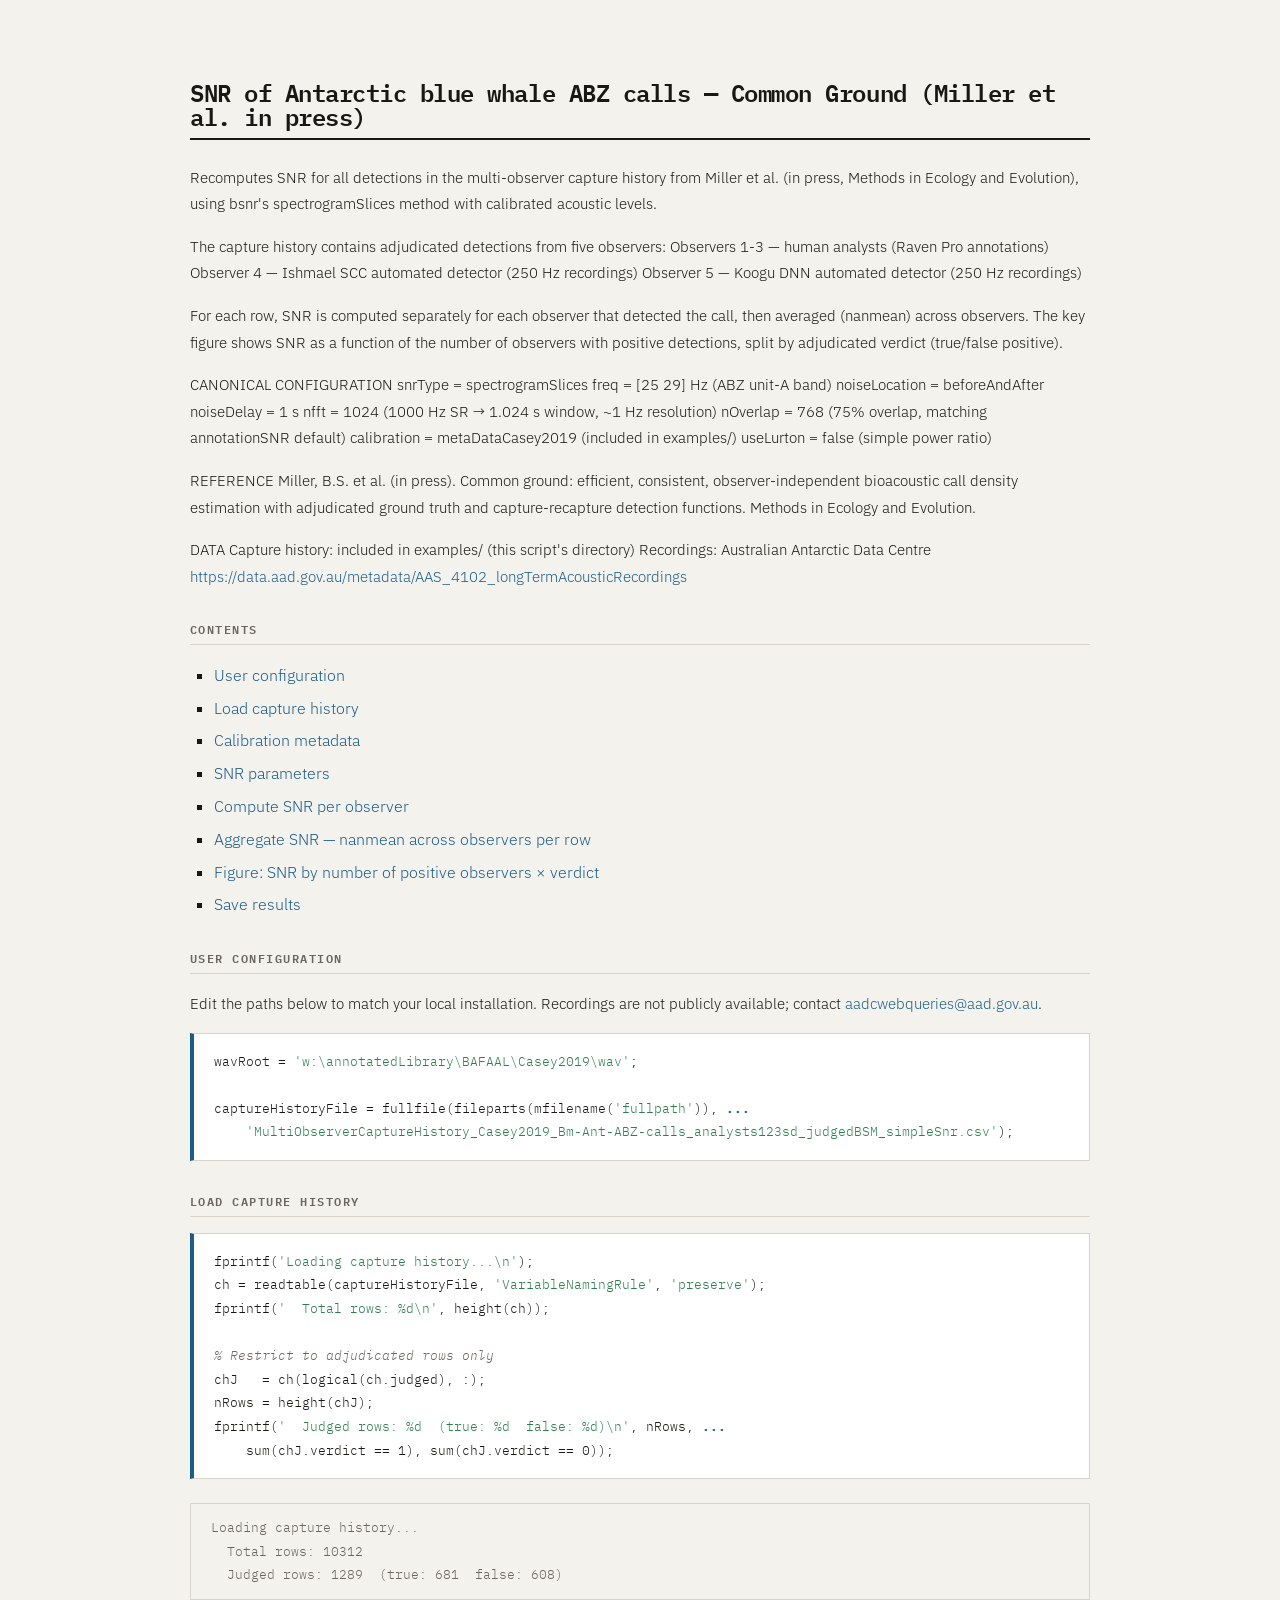
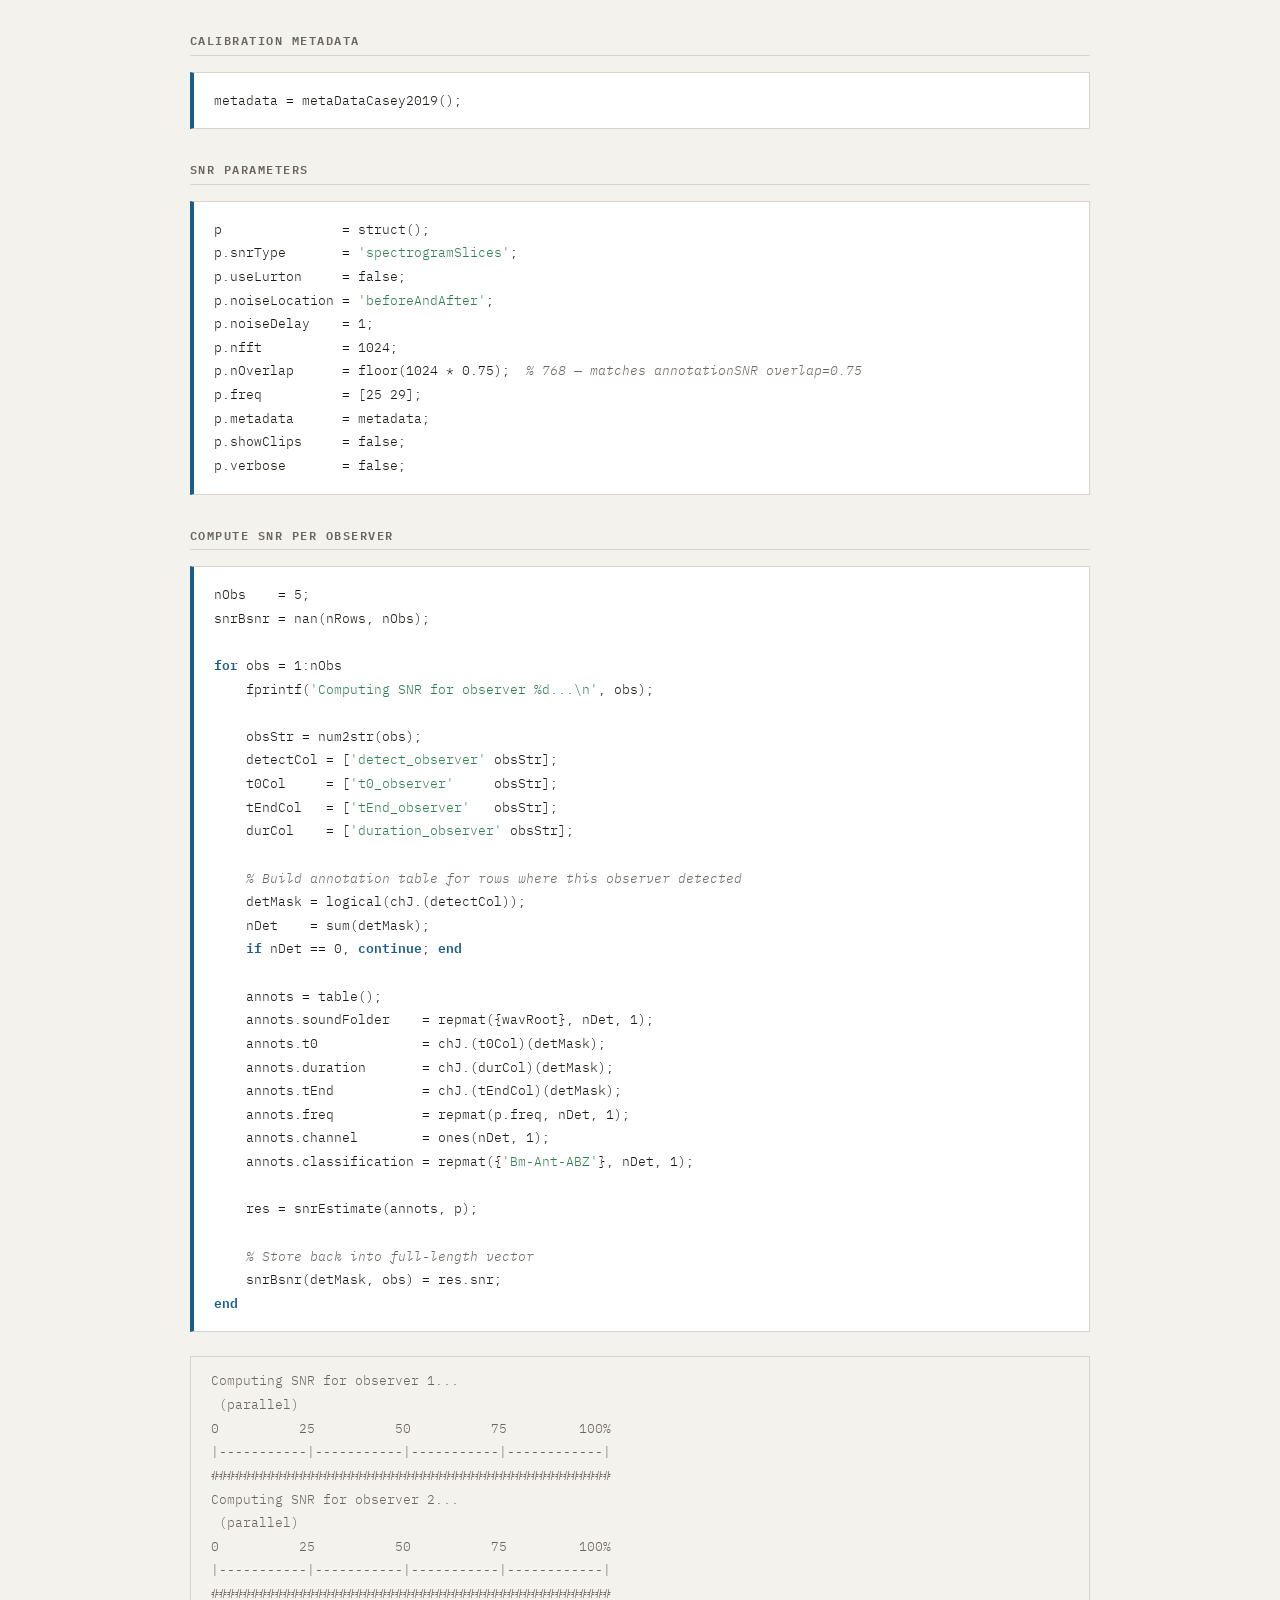
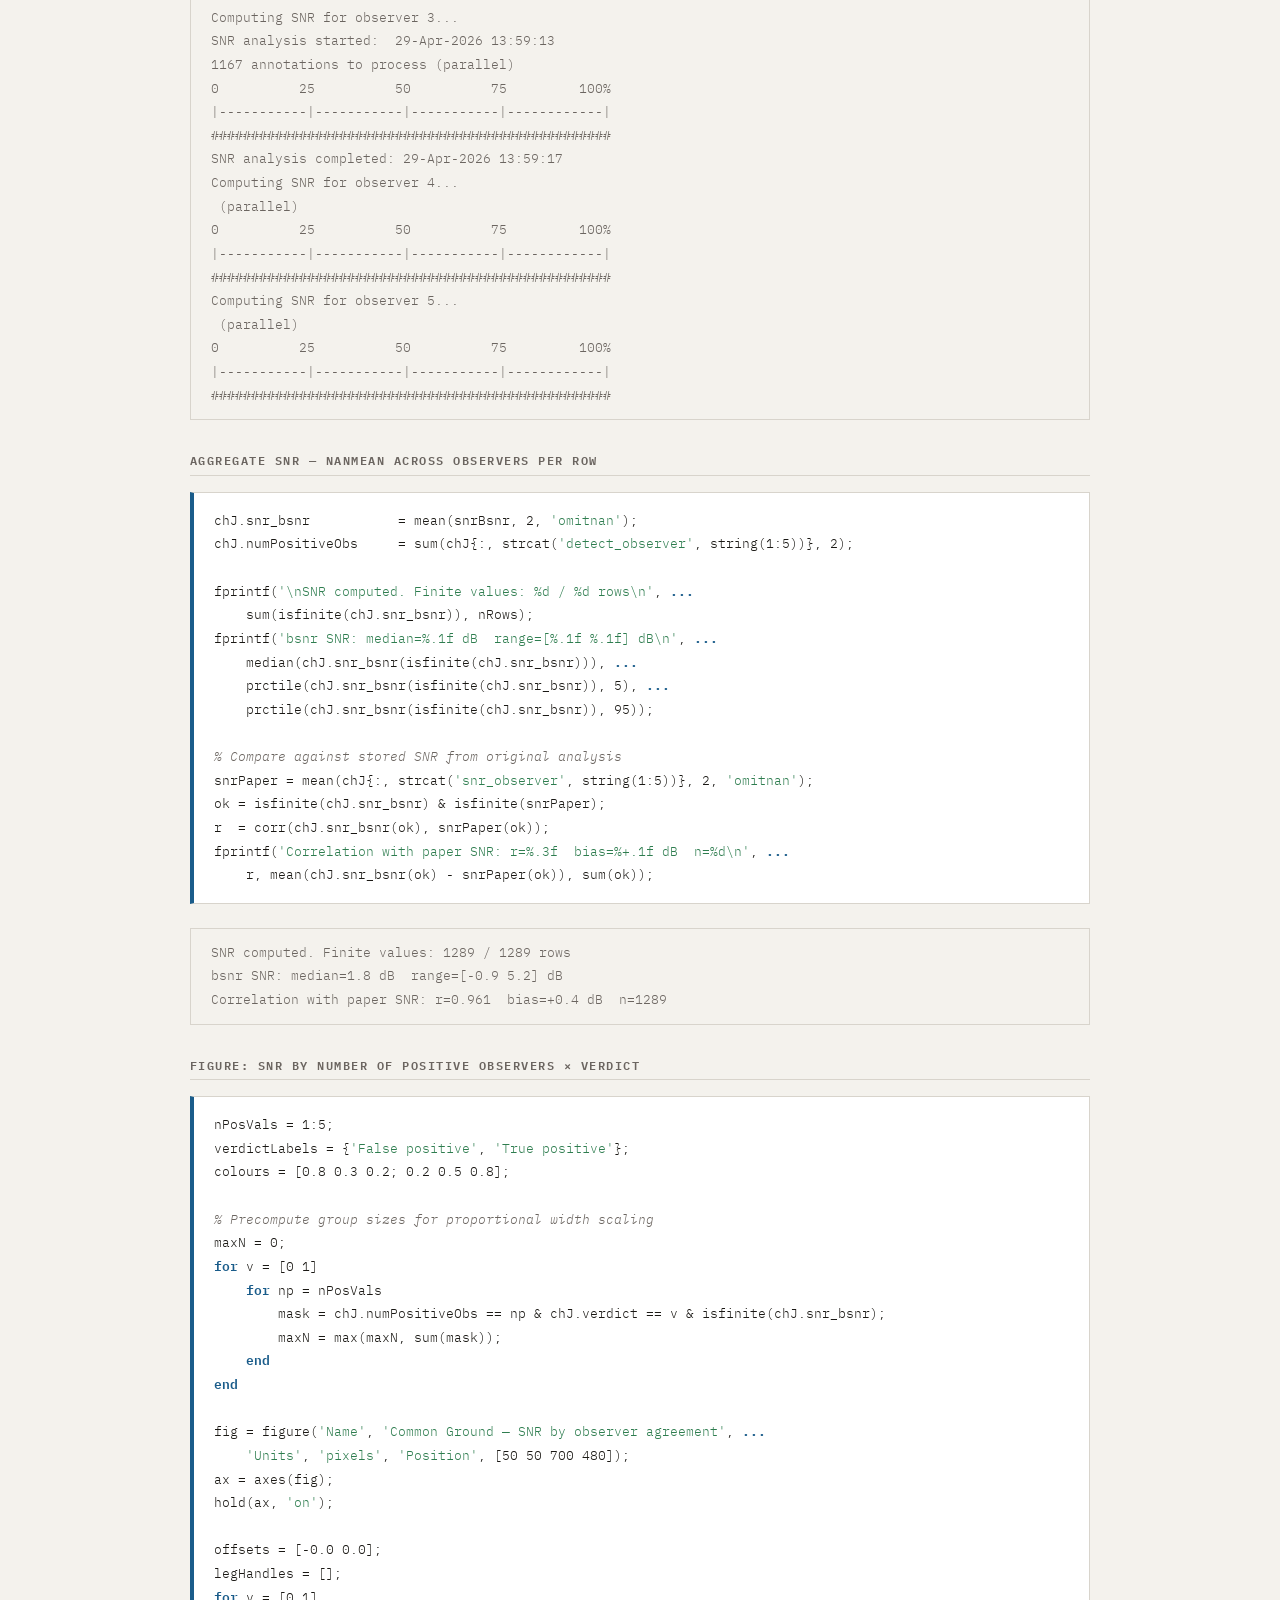
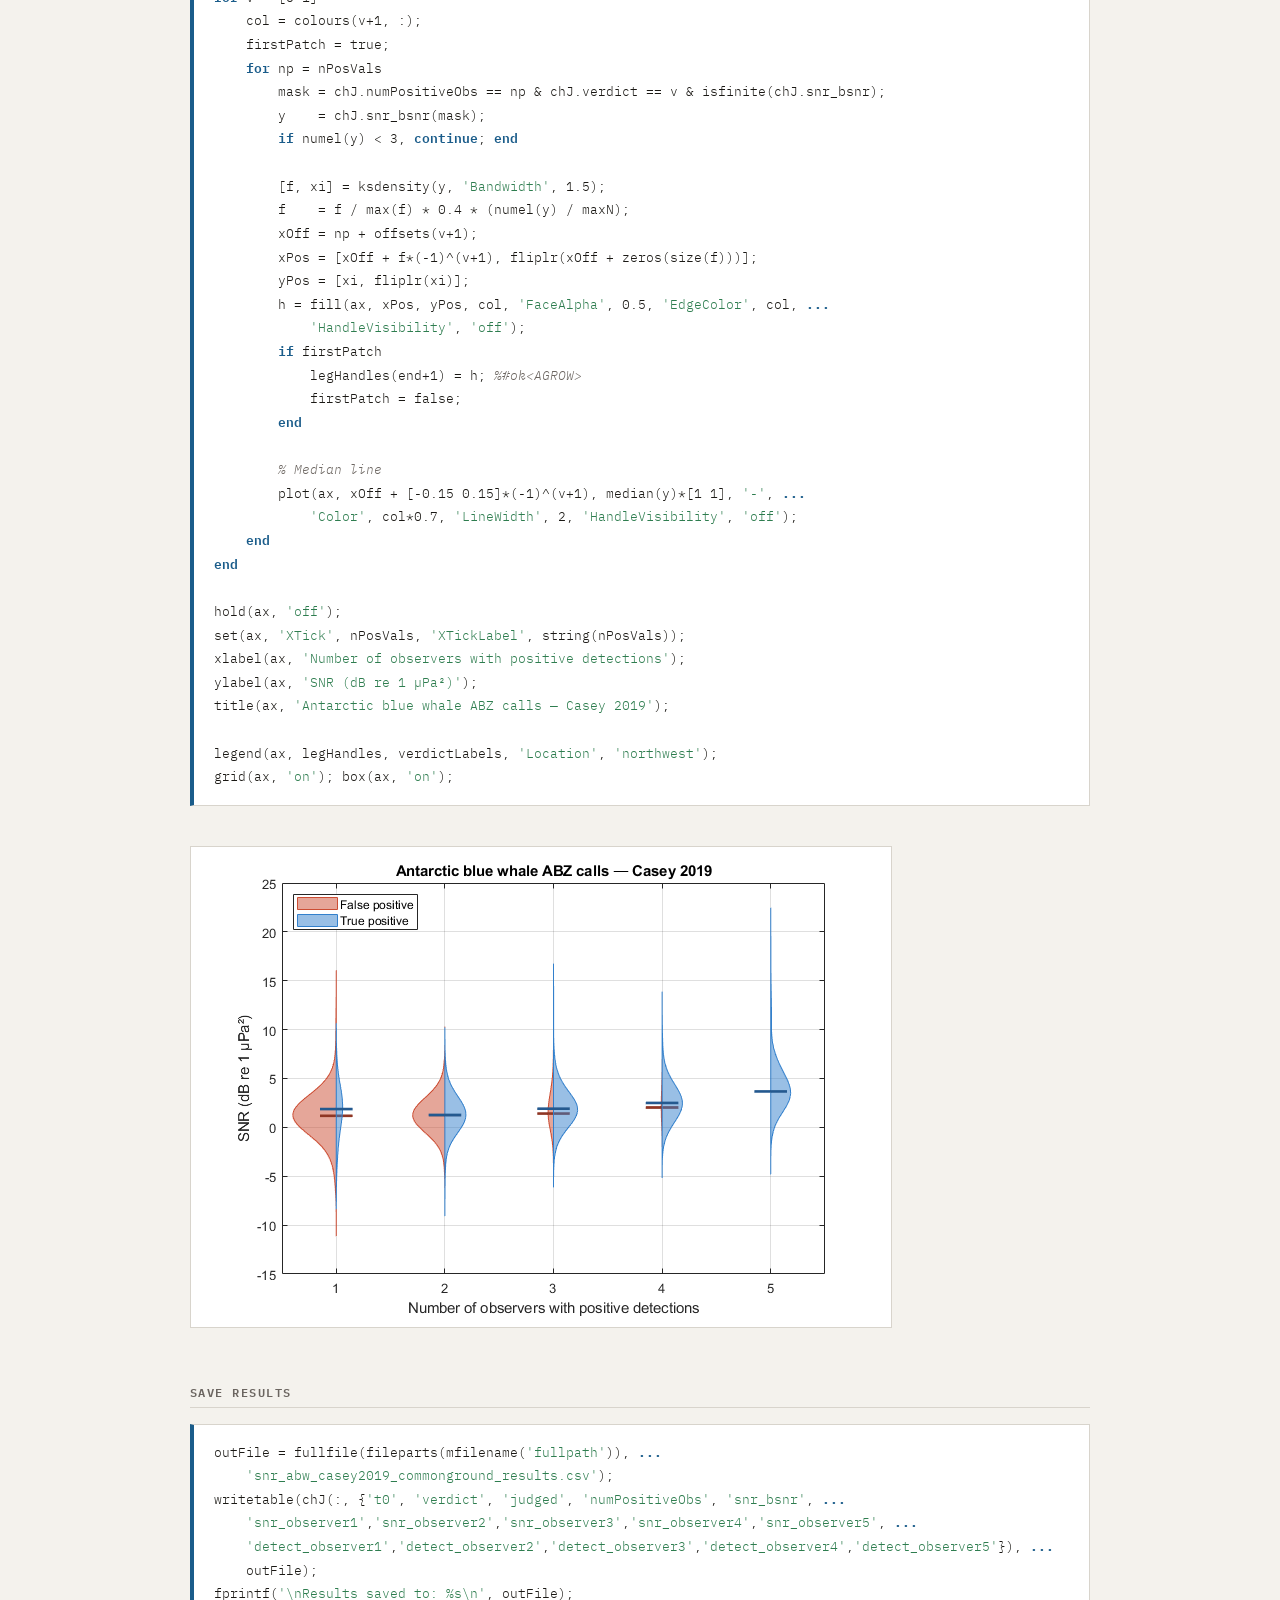
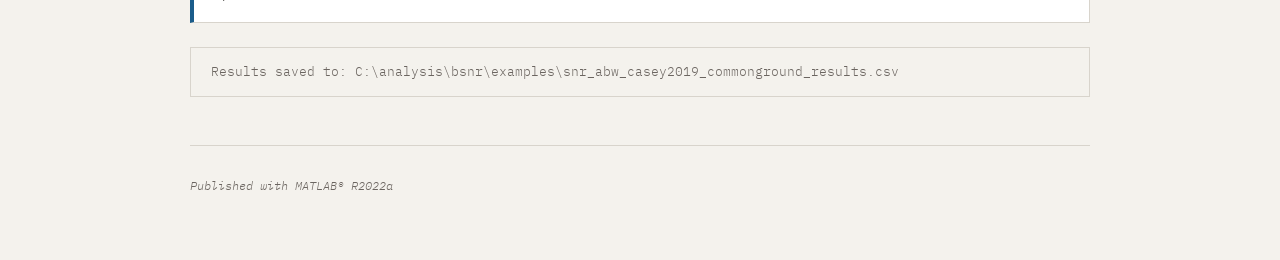
<file: docs/snr_abw_casey2019_commonground.html>
<!DOCTYPE html
  PUBLIC "-//W3C//DTD HTML 4.01 Transitional//EN">
<html><head>
      <meta http-equiv="Content-Type" content="text/html; charset=utf-8">
   <!--
This HTML was auto-generated from MATLAB code.
To make changes, update the MATLAB code and republish this document.
      --><title>SNR of Antarctic blue whale ABZ calls &#8212; Common Ground (Miller et al. in press)</title><meta name="generator" content="MATLAB 9.12"><link rel="schema.DC" href="http://purl.org/dc/elements/1.1/"><meta name="DC.date" content="2026-04-29"><meta name="DC.source" content="snr_abw_casey2019_commonground.m"><style type="text/css">
html,body,div,span,applet,object,iframe,h1,h2,h3,h4,h5,h6,p,blockquote,pre,a,abbr,acronym,address,big,cite,code,del,dfn,em,font,img,ins,kbd,q,s,samp,small,strike,strong,tt,var,b,u,i,center,dl,dt,dd,ol,ul,li,fieldset,form,label,legend,table,caption,tbody,tfoot,thead,tr,th,td{margin:0;padding:0;border:0;outline:0;font-size:100%;vertical-align:baseline;background:transparent}body{line-height:1}ol,ul{list-style:none}blockquote,q{quotes:none}blockquote:before,blockquote:after,q:before,q:after{content:'';content:none}:focus{outine:0}ins{text-decoration:none}del{text-decoration:line-through}table{border-collapse:collapse;border-spacing:0}

html { min-height:100%; margin-bottom:1px; }
html body { height:100%; margin:0px; font-family:Arial, Helvetica, sans-serif; font-size:10px; color:#000; line-height:140%; background:#fff none; overflow-y:scroll; }
html body td { vertical-align:top; text-align:left; }

h1 { padding:0px; margin:0px 0px 25px; font-family:Arial, Helvetica, sans-serif; font-size:1.5em; color:#d55000; line-height:100%; font-weight:normal; }
h2 { padding:0px; margin:0px 0px 8px; font-family:Arial, Helvetica, sans-serif; font-size:1.2em; color:#000; font-weight:bold; line-height:140%; border-bottom:1px solid #d6d4d4; display:block; }
h3 { padding:0px; margin:0px 0px 5px; font-family:Arial, Helvetica, sans-serif; font-size:1.1em; color:#000; font-weight:bold; line-height:140%; }

a { color:#005fce; text-decoration:none; }
a:hover { color:#005fce; text-decoration:underline; }
a:visited { color:#004aa0; text-decoration:none; }

p { padding:0px; margin:0px 0px 20px; }
img { padding:0px; margin:0px 0px 20px; border:none; }
p img, pre img, tt img, li img, h1 img, h2 img { margin-bottom:0px; }

ul { padding:0px; margin:0px 0px 20px 23px; list-style:square; }
ul li { padding:0px; margin:0px 0px 7px 0px; }
ul li ul { padding:5px 0px 0px; margin:0px 0px 7px 23px; }
ul li ol li { list-style:decimal; }
ol { padding:0px; margin:0px 0px 20px 0px; list-style:decimal; }
ol li { padding:0px; margin:0px 0px 7px 23px; list-style-type:decimal; }
ol li ol { padding:5px 0px 0px; margin:0px 0px 7px 0px; }
ol li ol li { list-style-type:lower-alpha; }
ol li ul { padding-top:7px; }
ol li ul li { list-style:square; }

.content { font-size:1.2em; line-height:140%; padding: 20px; }

pre, code { font-size:12px; }
tt { font-size: 1.2em; }
pre { margin:0px 0px 20px; }
pre.codeinput { padding:10px; border:1px solid #d3d3d3; background:#f7f7f7; }
pre.codeoutput { padding:10px 11px; margin:0px 0px 20px; color:#4c4c4c; }
pre.error { color:red; }

@media print { pre.codeinput, pre.codeoutput { word-wrap:break-word; width:100%; } }

span.keyword { color:#0000FF }
span.comment { color:#228B22 }
span.string { color:#A020F0 }
span.untermstring { color:#B20000 }
span.syscmd { color:#B28C00 }
span.typesection { color:#A0522D }

.footer { width:auto; padding:10px 0px; margin:25px 0px 0px; border-top:1px dotted #878787; font-size:0.8em; line-height:140%; font-style:italic; color:#878787; text-align:left; float:none; }
.footer p { margin:0px; }
.footer a { color:#878787; }
.footer a:hover { color:#878787; text-decoration:underline; }
.footer a:visited { color:#878787; }

table th { padding:7px 5px; text-align:left; vertical-align:middle; border: 1px solid #d6d4d4; font-weight:bold; }
table td { padding:7px 5px; text-align:left; vertical-align:top; border:1px solid #d6d4d4; }





  </style>
<link rel="stylesheet" href="bsnr.css">
</head><body><div class="content"><h1>SNR of Antarctic blue whale ABZ calls &#8212; Common Ground (Miller et al. in press)</h1><!--introduction--><p>Recomputes SNR for all detections in the multi-observer capture history from Miller et al. (in press, Methods in Ecology and Evolution), using bsnr's spectrogramSlices method with calibrated acoustic levels.</p><p>The capture history contains adjudicated detections from five observers:   Observers 1-3 &#8212; human analysts (Raven Pro annotations)   Observer 4    &#8212; Ishmael SCC automated detector (250 Hz recordings)   Observer 5    &#8212; Koogu DNN automated detector (250 Hz recordings)</p><p>For each row, SNR is computed separately for each observer that detected the call, then averaged (nanmean) across observers. The key figure shows SNR as a function of the number of observers with positive detections, split by adjudicated verdict (true/false positive).</p><p>CANONICAL CONFIGURATION   snrType         = spectrogramSlices   freq            = [25 29] Hz  (ABZ unit-A band)   noiseLocation   = beforeAndAfter   noiseDelay      = 1 s   nfft            = 1024  (1000 Hz SR &#8594; 1.024 s window, ~1 Hz resolution)   nOverlap        = 768   (75% overlap, matching annotationSNR default)   calibration     = metaDataCasey2019  (included in examples/)   useLurton       = false  (simple power ratio)</p><p>REFERENCE   Miller, B.S. et al. (in press). Common ground: efficient, consistent,   observer-independent bioacoustic call density estimation with adjudicated   ground truth and capture-recapture detection functions.   Methods in Ecology and Evolution.</p><p>DATA   Capture history: included in examples/ (this script's directory)   Recordings: Australian Antarctic Data Centre     <a href="https://data.aad.gov.au/metadata/AAS_4102_longTermAcousticRecordings">https://data.aad.gov.au/metadata/AAS_4102_longTermAcousticRecordings</a></p><!--/introduction--><h2>Contents</h2><div><ul><li><a href="#1">User configuration</a></li><li><a href="#2">Load capture history</a></li><li><a href="#3">Calibration metadata</a></li><li><a href="#4">SNR parameters</a></li><li><a href="#5">Compute SNR per observer</a></li><li><a href="#6">Aggregate SNR &#8212; nanmean across observers per row</a></li><li><a href="#7">Figure: SNR by number of positive observers &times; verdict</a></li><li><a href="#8">Save results</a></li></ul></div><h2 id="1">User configuration</h2><p>Edit the paths below to match your local installation. Recordings are not publicly available; contact <a href="mailto:aadcwebqueries@aad.gov.au">aadcwebqueries@aad.gov.au</a>.</p><pre class="codeinput">wavRoot = <span class="string">'w:\annotatedLibrary\BAFAAL\Casey2019\wav'</span>;

captureHistoryFile = fullfile(fileparts(mfilename(<span class="string">'fullpath'</span>)), <span class="keyword">...</span>
    <span class="string">'MultiObserverCaptureHistory_Casey2019_Bm-Ant-ABZ-calls_analysts123sd_judgedBSM_simpleSnr.csv'</span>);
</pre><h2 id="2">Load capture history</h2><pre class="codeinput">fprintf(<span class="string">'Loading capture history...\n'</span>);
ch = readtable(captureHistoryFile, <span class="string">'VariableNamingRule'</span>, <span class="string">'preserve'</span>);
fprintf(<span class="string">'  Total rows: %d\n'</span>, height(ch));

<span class="comment">% Restrict to adjudicated rows only</span>
chJ   = ch(logical(ch.judged), :);
nRows = height(chJ);
fprintf(<span class="string">'  Judged rows: %d  (true: %d  false: %d)\n'</span>, nRows, <span class="keyword">...</span>
    sum(chJ.verdict == 1), sum(chJ.verdict == 0));
</pre><pre class="codeoutput">Loading capture history...
  Total rows: 10312
  Judged rows: 1289  (true: 681  false: 608)
</pre><h2 id="3">Calibration metadata</h2><pre class="codeinput">metadata = metaDataCasey2019();
</pre><h2 id="4">SNR parameters</h2><pre class="codeinput">p               = struct();
p.snrType       = <span class="string">'spectrogramSlices'</span>;
p.useLurton     = false;
p.noiseLocation = <span class="string">'beforeAndAfter'</span>;
p.noiseDelay    = 1;
p.nfft          = 1024;
p.nOverlap      = floor(1024 * 0.75);  <span class="comment">% 768 &#8212; matches annotationSNR overlap=0.75</span>
p.freq          = [25 29];
p.metadata      = metadata;
p.showClips     = false;
p.verbose       = false;
</pre><h2 id="5">Compute SNR per observer</h2><pre class="codeinput">nObs    = 5;
snrBsnr = nan(nRows, nObs);

<span class="keyword">for</span> obs = 1:nObs
    fprintf(<span class="string">'Computing SNR for observer %d...\n'</span>, obs);

    obsStr = num2str(obs);
    detectCol = [<span class="string">'detect_observer'</span> obsStr];
    t0Col     = [<span class="string">'t0_observer'</span>     obsStr];
    tEndCol   = [<span class="string">'tEnd_observer'</span>   obsStr];
    durCol    = [<span class="string">'duration_observer'</span> obsStr];

    <span class="comment">% Build annotation table for rows where this observer detected</span>
    detMask = logical(chJ.(detectCol));
    nDet    = sum(detMask);
    <span class="keyword">if</span> nDet == 0, <span class="keyword">continue</span>; <span class="keyword">end</span>

    annots = table();
    annots.soundFolder    = repmat({wavRoot}, nDet, 1);
    annots.t0             = chJ.(t0Col)(detMask);
    annots.duration       = chJ.(durCol)(detMask);
    annots.tEnd           = chJ.(tEndCol)(detMask);
    annots.freq           = repmat(p.freq, nDet, 1);
    annots.channel        = ones(nDet, 1);
    annots.classification = repmat({<span class="string">'Bm-Ant-ABZ'</span>}, nDet, 1);

    res = snrEstimate(annots, p);

    <span class="comment">% Store back into full-length vector</span>
    snrBsnr(detMask, obs) = res.snr;
<span class="keyword">end</span>
</pre><pre class="codeoutput">Computing SNR for observer 1...
 (parallel)
0          25          50          75         100%
|-----------|-----------|-----------|------------|
##################################################
Computing SNR for observer 2...
 (parallel)
0          25          50          75         100%
|-----------|-----------|-----------|------------|
##################################################
Computing SNR for observer 3...
SNR analysis started:  29-Apr-2026 13:59:13
1167 annotations to process (parallel)
0          25          50          75         100%
|-----------|-----------|-----------|------------|
##################################################
SNR analysis completed: 29-Apr-2026 13:59:17
Computing SNR for observer 4...
 (parallel)
0          25          50          75         100%
|-----------|-----------|-----------|------------|
##################################################
Computing SNR for observer 5...
 (parallel)
0          25          50          75         100%
|-----------|-----------|-----------|------------|
##################################################
</pre><h2 id="6">Aggregate SNR &#8212; nanmean across observers per row</h2><pre class="codeinput">chJ.snr_bsnr           = mean(snrBsnr, 2, <span class="string">'omitnan'</span>);
chJ.numPositiveObs     = sum(chJ{:, strcat(<span class="string">'detect_observer'</span>, string(1:5))}, 2);

fprintf(<span class="string">'\nSNR computed. Finite values: %d / %d rows\n'</span>, <span class="keyword">...</span>
    sum(isfinite(chJ.snr_bsnr)), nRows);
fprintf(<span class="string">'bsnr SNR: median=%.1f dB  range=[%.1f %.1f] dB\n'</span>, <span class="keyword">...</span>
    median(chJ.snr_bsnr(isfinite(chJ.snr_bsnr))), <span class="keyword">...</span>
    prctile(chJ.snr_bsnr(isfinite(chJ.snr_bsnr)), 5), <span class="keyword">...</span>
    prctile(chJ.snr_bsnr(isfinite(chJ.snr_bsnr)), 95));

<span class="comment">% Compare against stored SNR from original analysis</span>
snrPaper = mean(chJ{:, strcat(<span class="string">'snr_observer'</span>, string(1:5))}, 2, <span class="string">'omitnan'</span>);
ok = isfinite(chJ.snr_bsnr) &amp; isfinite(snrPaper);
r  = corr(chJ.snr_bsnr(ok), snrPaper(ok));
fprintf(<span class="string">'Correlation with paper SNR: r=%.3f  bias=%+.1f dB  n=%d\n'</span>, <span class="keyword">...</span>
    r, mean(chJ.snr_bsnr(ok) - snrPaper(ok)), sum(ok));
</pre><pre class="codeoutput">
SNR computed. Finite values: 1289 / 1289 rows
bsnr SNR: median=1.8 dB  range=[-0.9 5.2] dB
Correlation with paper SNR: r=0.961  bias=+0.4 dB  n=1289
</pre><h2 id="7">Figure: SNR by number of positive observers &times; verdict</h2><pre class="codeinput">nPosVals = 1:5;
verdictLabels = {<span class="string">'False positive'</span>, <span class="string">'True positive'</span>};
colours = [0.8 0.3 0.2; 0.2 0.5 0.8];

<span class="comment">% Precompute group sizes for proportional width scaling</span>
maxN = 0;
<span class="keyword">for</span> v = [0 1]
    <span class="keyword">for</span> np = nPosVals
        mask = chJ.numPositiveObs == np &amp; chJ.verdict == v &amp; isfinite(chJ.snr_bsnr);
        maxN = max(maxN, sum(mask));
    <span class="keyword">end</span>
<span class="keyword">end</span>

fig = figure(<span class="string">'Name'</span>, <span class="string">'Common Ground &#8212; SNR by observer agreement'</span>, <span class="keyword">...</span>
    <span class="string">'Units'</span>, <span class="string">'pixels'</span>, <span class="string">'Position'</span>, [50 50 700 480]);
ax = axes(fig);
hold(ax, <span class="string">'on'</span>);

offsets = [-0.0 0.0];
legHandles = [];
<span class="keyword">for</span> v = [0 1]
    col = colours(v+1, :);
    firstPatch = true;
    <span class="keyword">for</span> np = nPosVals
        mask = chJ.numPositiveObs == np &amp; chJ.verdict == v &amp; isfinite(chJ.snr_bsnr);
        y    = chJ.snr_bsnr(mask);
        <span class="keyword">if</span> numel(y) &lt; 3, <span class="keyword">continue</span>; <span class="keyword">end</span>

        [f, xi] = ksdensity(y, <span class="string">'Bandwidth'</span>, 1.5);
        f    = f / max(f) * 0.4 * (numel(y) / maxN);
        xOff = np + offsets(v+1);
        xPos = [xOff + f*(-1)^(v+1), fliplr(xOff + zeros(size(f)))];
        yPos = [xi, fliplr(xi)];
        h = fill(ax, xPos, yPos, col, <span class="string">'FaceAlpha'</span>, 0.5, <span class="string">'EdgeColor'</span>, col, <span class="keyword">...</span>
            <span class="string">'HandleVisibility'</span>, <span class="string">'off'</span>);
        <span class="keyword">if</span> firstPatch
            legHandles(end+1) = h; <span class="comment">%#ok&lt;AGROW&gt;</span>
            firstPatch = false;
        <span class="keyword">end</span>

        <span class="comment">% Median line</span>
        plot(ax, xOff + [-0.15 0.15]*(-1)^(v+1), median(y)*[1 1], <span class="string">'-'</span>, <span class="keyword">...</span>
            <span class="string">'Color'</span>, col*0.7, <span class="string">'LineWidth'</span>, 2, <span class="string">'HandleVisibility'</span>, <span class="string">'off'</span>);
    <span class="keyword">end</span>
<span class="keyword">end</span>

hold(ax, <span class="string">'off'</span>);
set(ax, <span class="string">'XTick'</span>, nPosVals, <span class="string">'XTickLabel'</span>, string(nPosVals));
xlabel(ax, <span class="string">'Number of observers with positive detections'</span>);
ylabel(ax, <span class="string">'SNR (dB re 1 &micro;Pa&sup2;)'</span>);
title(ax, <span class="string">'Antarctic blue whale ABZ calls &#8212; Casey 2019'</span>);

legend(ax, legHandles, verdictLabels, <span class="string">'Location'</span>, <span class="string">'northwest'</span>);
grid(ax, <span class="string">'on'</span>); box(ax, <span class="string">'on'</span>);
</pre><img vspace="5" hspace="5" src="snr_abw_casey2019_commonground_01.png" alt=""> <h2 id="8">Save results</h2><pre class="codeinput">outFile = fullfile(fileparts(mfilename(<span class="string">'fullpath'</span>)), <span class="keyword">...</span>
    <span class="string">'snr_abw_casey2019_commonground_results.csv'</span>);
writetable(chJ(:, {<span class="string">'t0'</span>, <span class="string">'verdict'</span>, <span class="string">'judged'</span>, <span class="string">'numPositiveObs'</span>, <span class="string">'snr_bsnr'</span>, <span class="keyword">...</span>
    <span class="string">'snr_observer1'</span>,<span class="string">'snr_observer2'</span>,<span class="string">'snr_observer3'</span>,<span class="string">'snr_observer4'</span>,<span class="string">'snr_observer5'</span>, <span class="keyword">...</span>
    <span class="string">'detect_observer1'</span>,<span class="string">'detect_observer2'</span>,<span class="string">'detect_observer3'</span>,<span class="string">'detect_observer4'</span>,<span class="string">'detect_observer5'</span>}), <span class="keyword">...</span>
    outFile);
fprintf(<span class="string">'\nResults saved to: %s\n'</span>, outFile);
</pre><pre class="codeoutput">
Results saved to: C:\analysis\bsnr\examples\snr_abw_casey2019_commonground_results.csv
</pre><p class="footer"><br><a href="https://www.mathworks.com/products/matlab/">Published with MATLAB&reg; R2022a</a><br></p></div><!--
##### SOURCE BEGIN #####
%% SNR of Antarctic blue whale ABZ calls — Common Ground (Miller et al. in press)
%
% Recomputes SNR for all detections in the multi-observer capture history
% from Miller et al. (in press, Methods in Ecology and Evolution), using
% bsnr's spectrogramSlices method with calibrated acoustic levels.
%
% The capture history contains adjudicated detections from five observers:
%   Observers 1-3 — human analysts (Raven Pro annotations)
%   Observer 4    — Ishmael SCC automated detector (250 Hz recordings)
%   Observer 5    — Koogu DNN automated detector (250 Hz recordings)
%
% For each row, SNR is computed separately for each observer that detected
% the call, then averaged (nanmean) across observers. The key figure shows
% SNR as a function of the number of observers with positive detections,
% split by adjudicated verdict (true/false positive).
%
% CANONICAL CONFIGURATION
%   snrType         = spectrogramSlices
%   freq            = [25 29] Hz  (ABZ unit-A band)
%   noiseLocation   = beforeAndAfter
%   noiseDelay      = 1 s
%   nfft            = 1024  (1000 Hz SR → 1.024 s window, ~1 Hz resolution)
%   nOverlap        = 768   (75% overlap, matching annotationSNR default)
%   calibration     = metaDataCasey2019  (included in examples/)
%   useLurton       = false  (simple power ratio)
%
% REFERENCE
%   Miller, B.S. et al. (in press). Common ground: efficient, consistent,
%   observer-independent bioacoustic call density estimation with adjudicated
%   ground truth and capture-recapture detection functions.
%   Methods in Ecology and Evolution.
%
% DATA
%   Capture history: included in examples/ (this script's directory)
%   Recordings: Australian Antarctic Data Centre
%     https://data.aad.gov.au/metadata/AAS_4102_longTermAcousticRecordings

%% User configuration
% Edit the paths below to match your local installation.
% Recordings are not publicly available; contact aadcwebqueries@aad.gov.au.

wavRoot = 'w:\annotatedLibrary\BAFAAL\Casey2019\wav';

captureHistoryFile = fullfile(fileparts(mfilename('fullpath')), ...
    'MultiObserverCaptureHistory_Casey2019_Bm-Ant-ABZ-calls_analysts123sd_judgedBSM_simpleSnr.csv');

%% Load capture history

fprintf('Loading capture history...\n');
ch = readtable(captureHistoryFile, 'VariableNamingRule', 'preserve');
fprintf('  Total rows: %d\n', height(ch));

% Restrict to adjudicated rows only
chJ   = ch(logical(ch.judged), :);
nRows = height(chJ);
fprintf('  Judged rows: %d  (true: %d  false: %d)\n', nRows, ...
    sum(chJ.verdict == 1), sum(chJ.verdict == 0));

%% Calibration metadata

metadata = metaDataCasey2019();

%% SNR parameters

p               = struct();
p.snrType       = 'spectrogramSlices';
p.useLurton     = false;
p.noiseLocation = 'beforeAndAfter';
p.noiseDelay    = 1;
p.nfft          = 1024;
p.nOverlap      = floor(1024 * 0.75);  % 768 — matches annotationSNR overlap=0.75
p.freq          = [25 29];
p.metadata      = metadata;
p.showClips     = false;
p.verbose       = false;

%% Compute SNR per observer

nObs    = 5;
snrBsnr = nan(nRows, nObs);

for obs = 1:nObs
    fprintf('Computing SNR for observer %d...\n', obs);

    obsStr = num2str(obs);
    detectCol = ['detect_observer' obsStr];
    t0Col     = ['t0_observer'     obsStr];
    tEndCol   = ['tEnd_observer'   obsStr];
    durCol    = ['duration_observer' obsStr];

    % Build annotation table for rows where this observer detected
    detMask = logical(chJ.(detectCol));
    nDet    = sum(detMask);
    if nDet == 0, continue; end

    annots = table();
    annots.soundFolder    = repmat({wavRoot}, nDet, 1);
    annots.t0             = chJ.(t0Col)(detMask);
    annots.duration       = chJ.(durCol)(detMask);
    annots.tEnd           = chJ.(tEndCol)(detMask);
    annots.freq           = repmat(p.freq, nDet, 1);
    annots.channel        = ones(nDet, 1);
    annots.classification = repmat({'Bm-Ant-ABZ'}, nDet, 1);

    res = snrEstimate(annots, p);

    % Store back into full-length vector
    snrBsnr(detMask, obs) = res.snr;
end

%% Aggregate SNR — nanmean across observers per row

chJ.snr_bsnr           = mean(snrBsnr, 2, 'omitnan');
chJ.numPositiveObs     = sum(chJ{:, strcat('detect_observer', string(1:5))}, 2);

fprintf('\nSNR computed. Finite values: %d / %d rows\n', ...
    sum(isfinite(chJ.snr_bsnr)), nRows);
fprintf('bsnr SNR: median=%.1f dB  range=[%.1f %.1f] dB\n', ...
    median(chJ.snr_bsnr(isfinite(chJ.snr_bsnr))), ...
    prctile(chJ.snr_bsnr(isfinite(chJ.snr_bsnr)), 5), ...
    prctile(chJ.snr_bsnr(isfinite(chJ.snr_bsnr)), 95));

% Compare against stored SNR from original analysis
snrPaper = mean(chJ{:, strcat('snr_observer', string(1:5))}, 2, 'omitnan');
ok = isfinite(chJ.snr_bsnr) & isfinite(snrPaper);
r  = corr(chJ.snr_bsnr(ok), snrPaper(ok));
fprintf('Correlation with paper SNR: r=%.3f  bias=%+.1f dB  n=%d\n', ...
    r, mean(chJ.snr_bsnr(ok) - snrPaper(ok)), sum(ok));

%% Figure: SNR by number of positive observers × verdict

nPosVals = 1:5;
verdictLabels = {'False positive', 'True positive'};
colours = [0.8 0.3 0.2; 0.2 0.5 0.8];

% Precompute group sizes for proportional width scaling
maxN = 0;
for v = [0 1]
    for np = nPosVals
        mask = chJ.numPositiveObs == np & chJ.verdict == v & isfinite(chJ.snr_bsnr);
        maxN = max(maxN, sum(mask));
    end
end

fig = figure('Name', 'Common Ground — SNR by observer agreement', ...
    'Units', 'pixels', 'Position', [50 50 700 480]);
ax = axes(fig);
hold(ax, 'on');

offsets = [-0.0 0.0];
legHandles = [];
for v = [0 1]
    col = colours(v+1, :);
    firstPatch = true;
    for np = nPosVals
        mask = chJ.numPositiveObs == np & chJ.verdict == v & isfinite(chJ.snr_bsnr);
        y    = chJ.snr_bsnr(mask);
        if numel(y) < 3, continue; end

        [f, xi] = ksdensity(y, 'Bandwidth', 1.5);
        f    = f / max(f) * 0.4 * (numel(y) / maxN);
        xOff = np + offsets(v+1);
        xPos = [xOff + f*(-1)^(v+1), fliplr(xOff + zeros(size(f)))];
        yPos = [xi, fliplr(xi)];
        h = fill(ax, xPos, yPos, col, 'FaceAlpha', 0.5, 'EdgeColor', col, ...
            'HandleVisibility', 'off');
        if firstPatch
            legHandles(end+1) = h; %#ok<AGROW>
            firstPatch = false;
        end

        % Median line
        plot(ax, xOff + [-0.15 0.15]*(-1)^(v+1), median(y)*[1 1], '-', ...
            'Color', col*0.7, 'LineWidth', 2, 'HandleVisibility', 'off');
    end
end

hold(ax, 'off');
set(ax, 'XTick', nPosVals, 'XTickLabel', string(nPosVals));
xlabel(ax, 'Number of observers with positive detections');
ylabel(ax, 'SNR (dB re 1 µPa²)');
title(ax, 'Antarctic blue whale ABZ calls — Casey 2019');

legend(ax, legHandles, verdictLabels, 'Location', 'northwest');
grid(ax, 'on'); box(ax, 'on');

%% Save results

outFile = fullfile(fileparts(mfilename('fullpath')), ...
    'snr_abw_casey2019_commonground_results.csv');
writetable(chJ(:, {'t0', 'verdict', 'judged', 'numPositiveObs', 'snr_bsnr', ...
    'snr_observer1','snr_observer2','snr_observer3','snr_observer4','snr_observer5', ...
    'detect_observer1','detect_observer2','detect_observer3','detect_observer4','detect_observer5'}), ...
    outFile);
fprintf('\nResults saved to: %s\n', outFile);

##### SOURCE END #####
--></body></html>
</file>
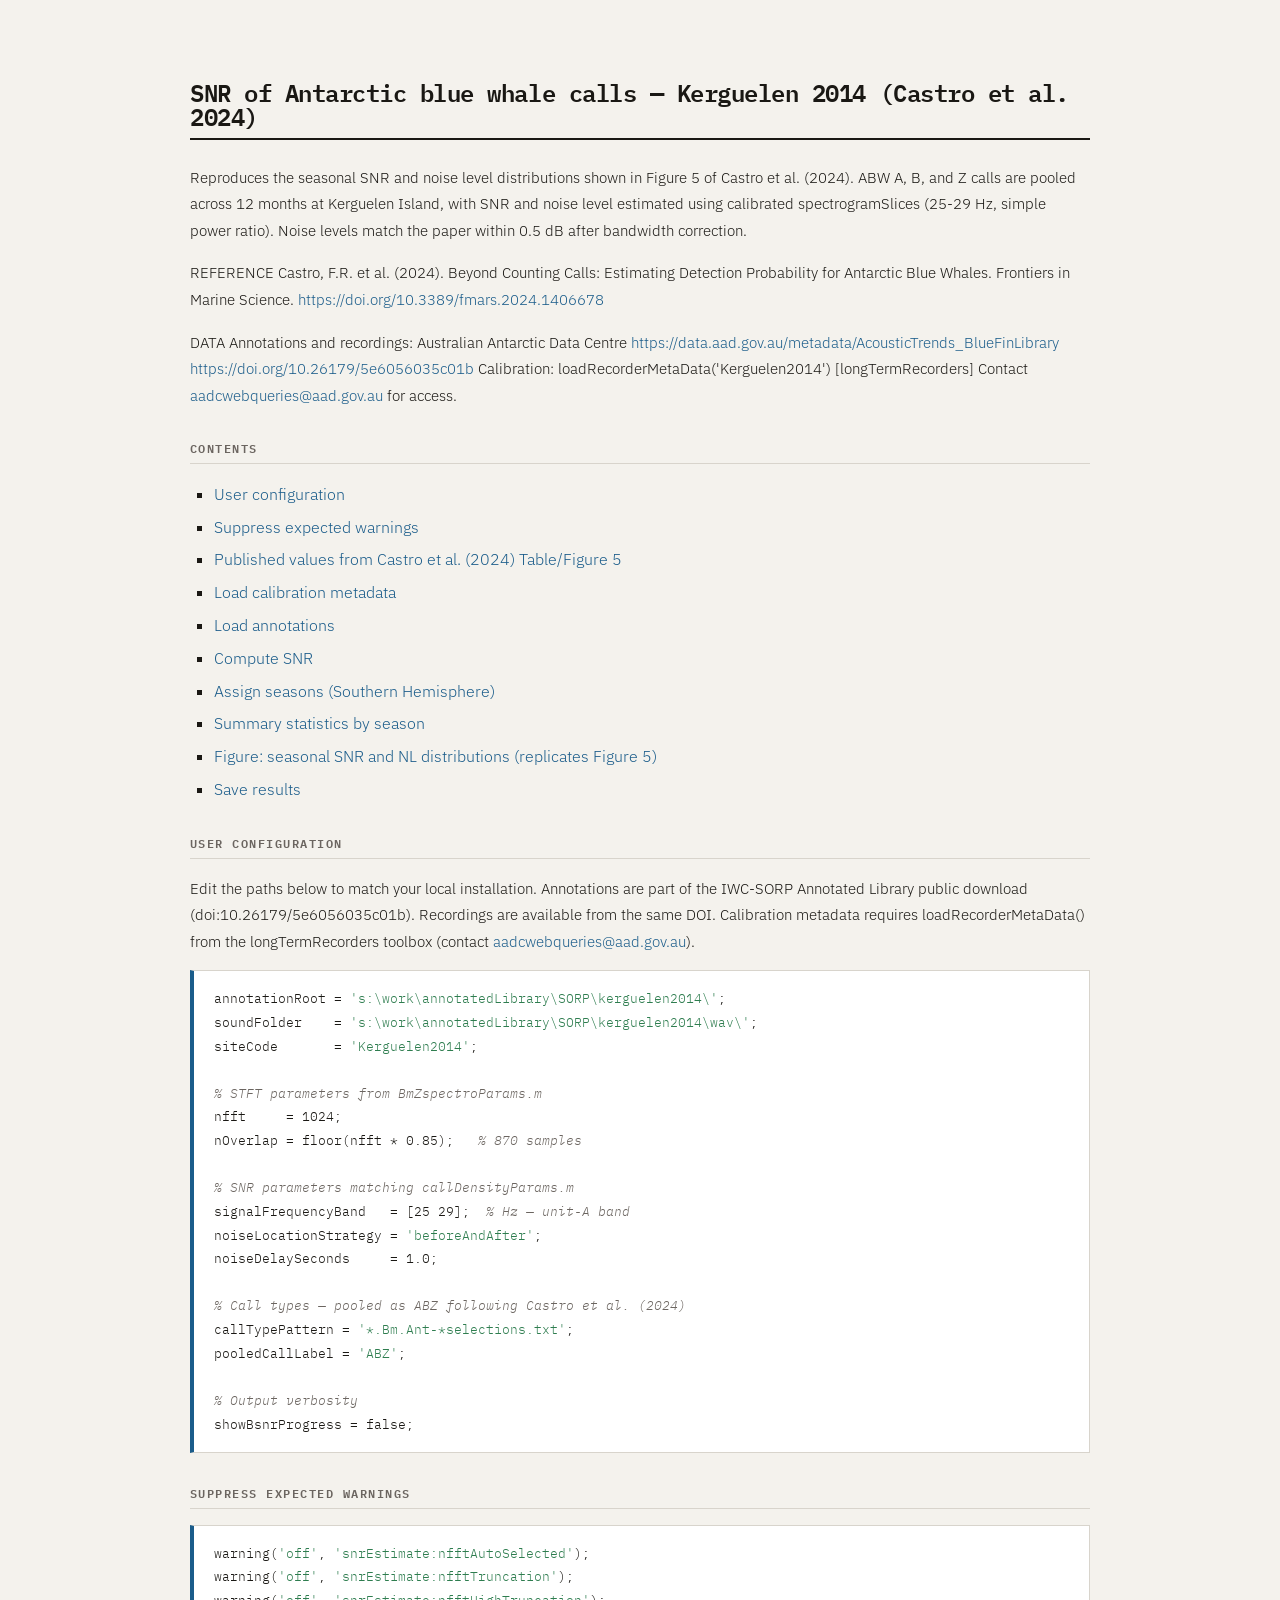
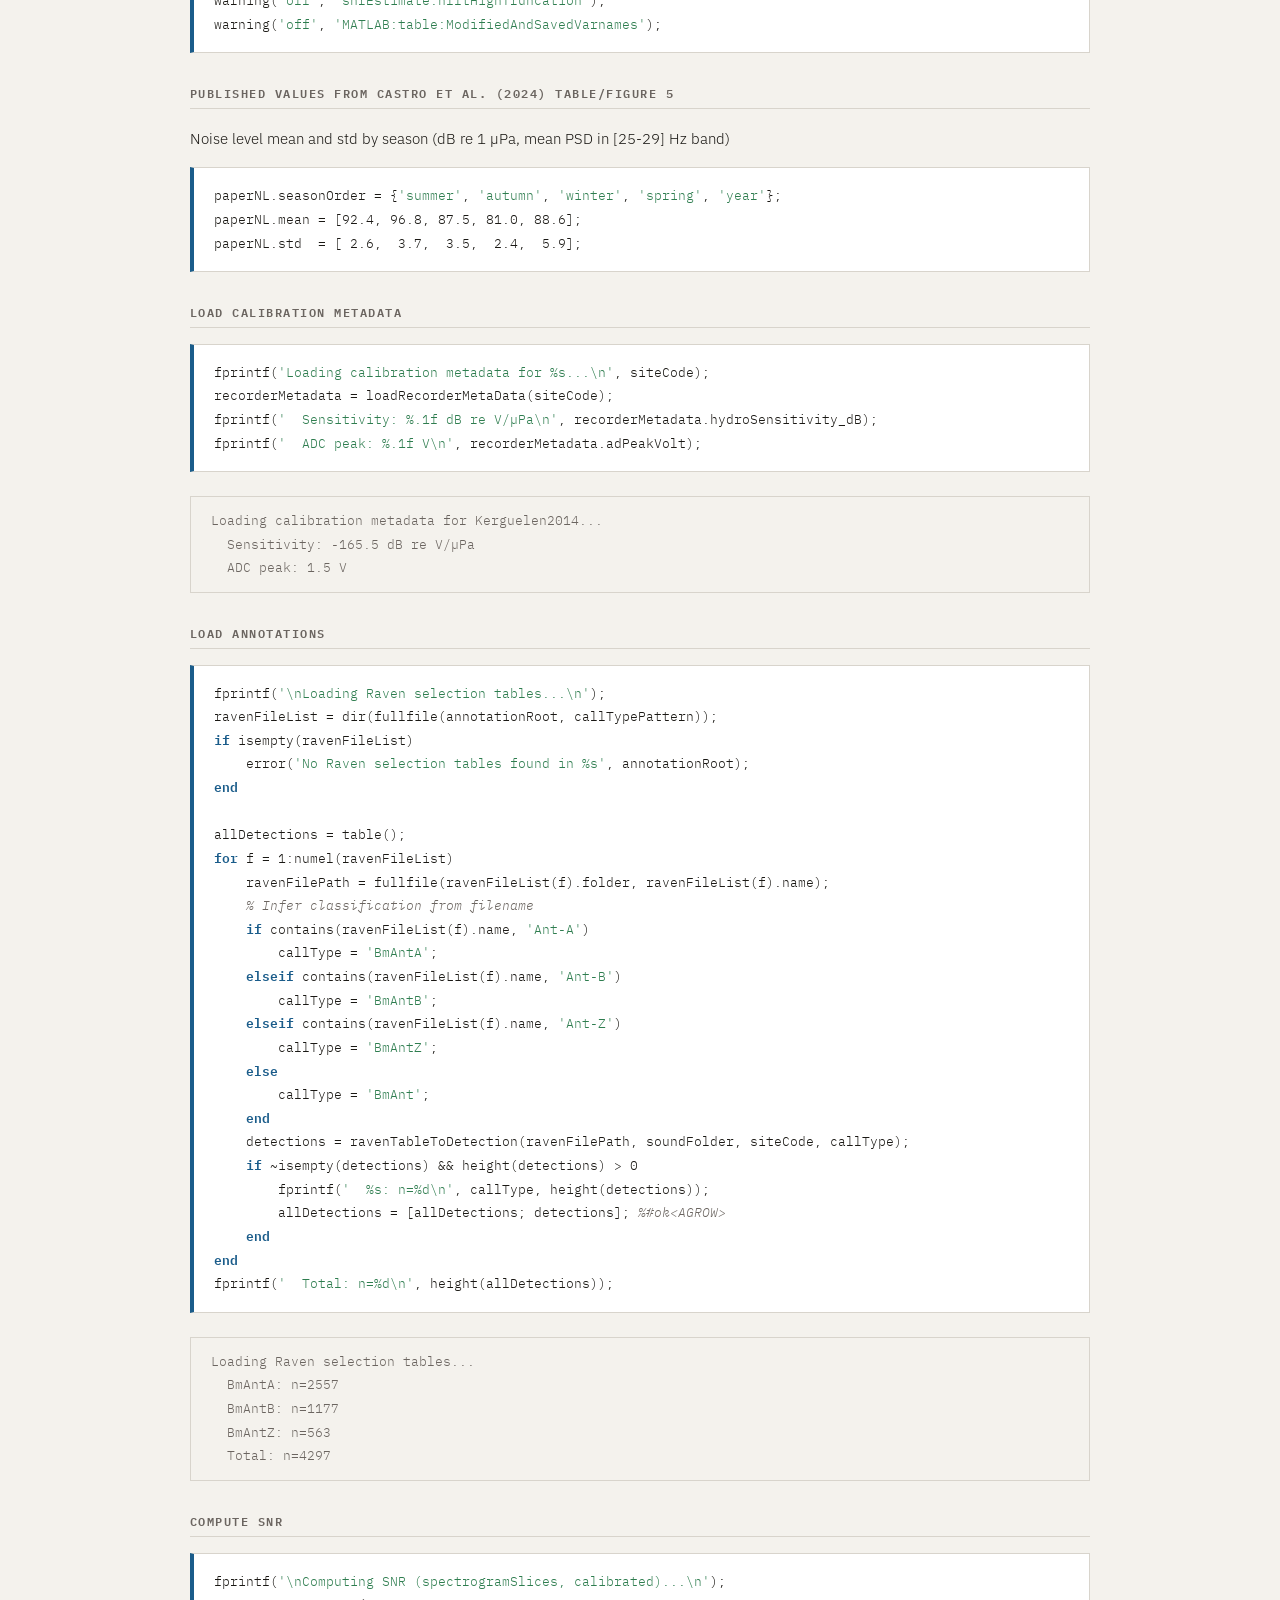
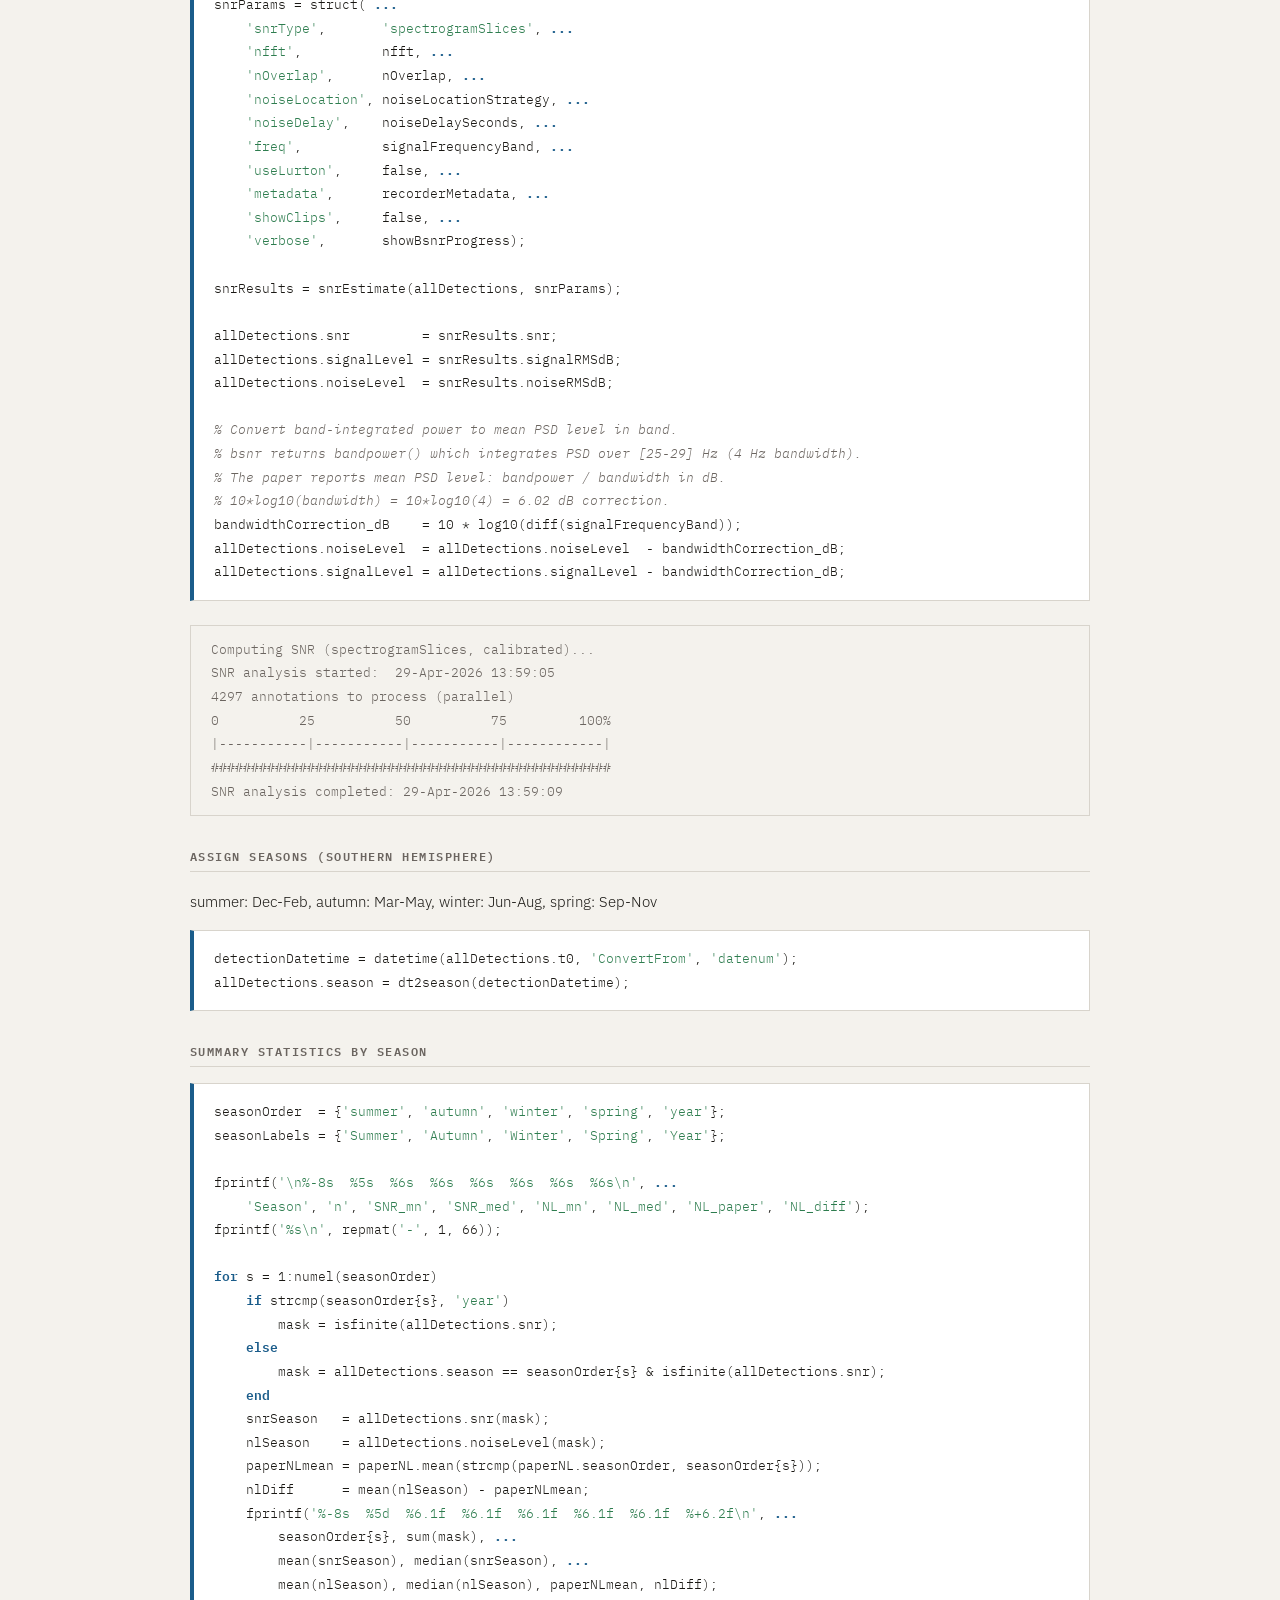
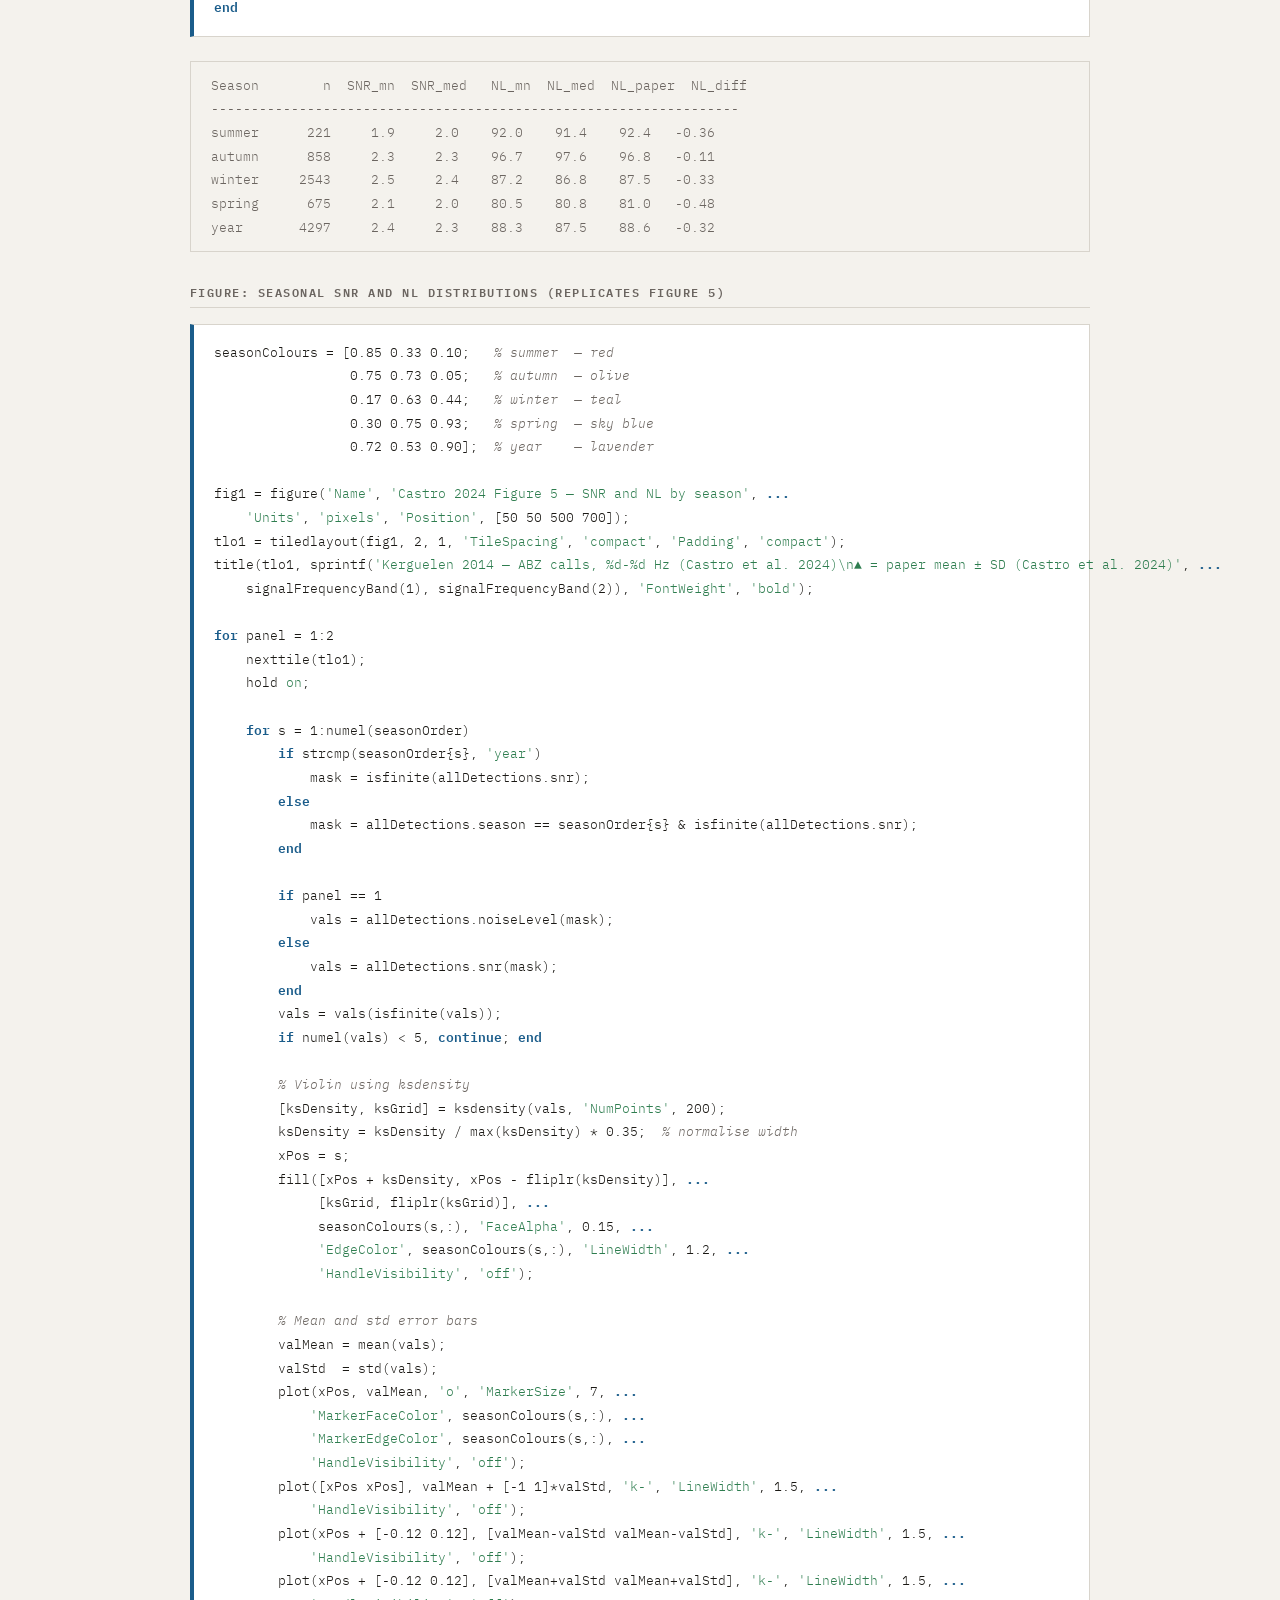
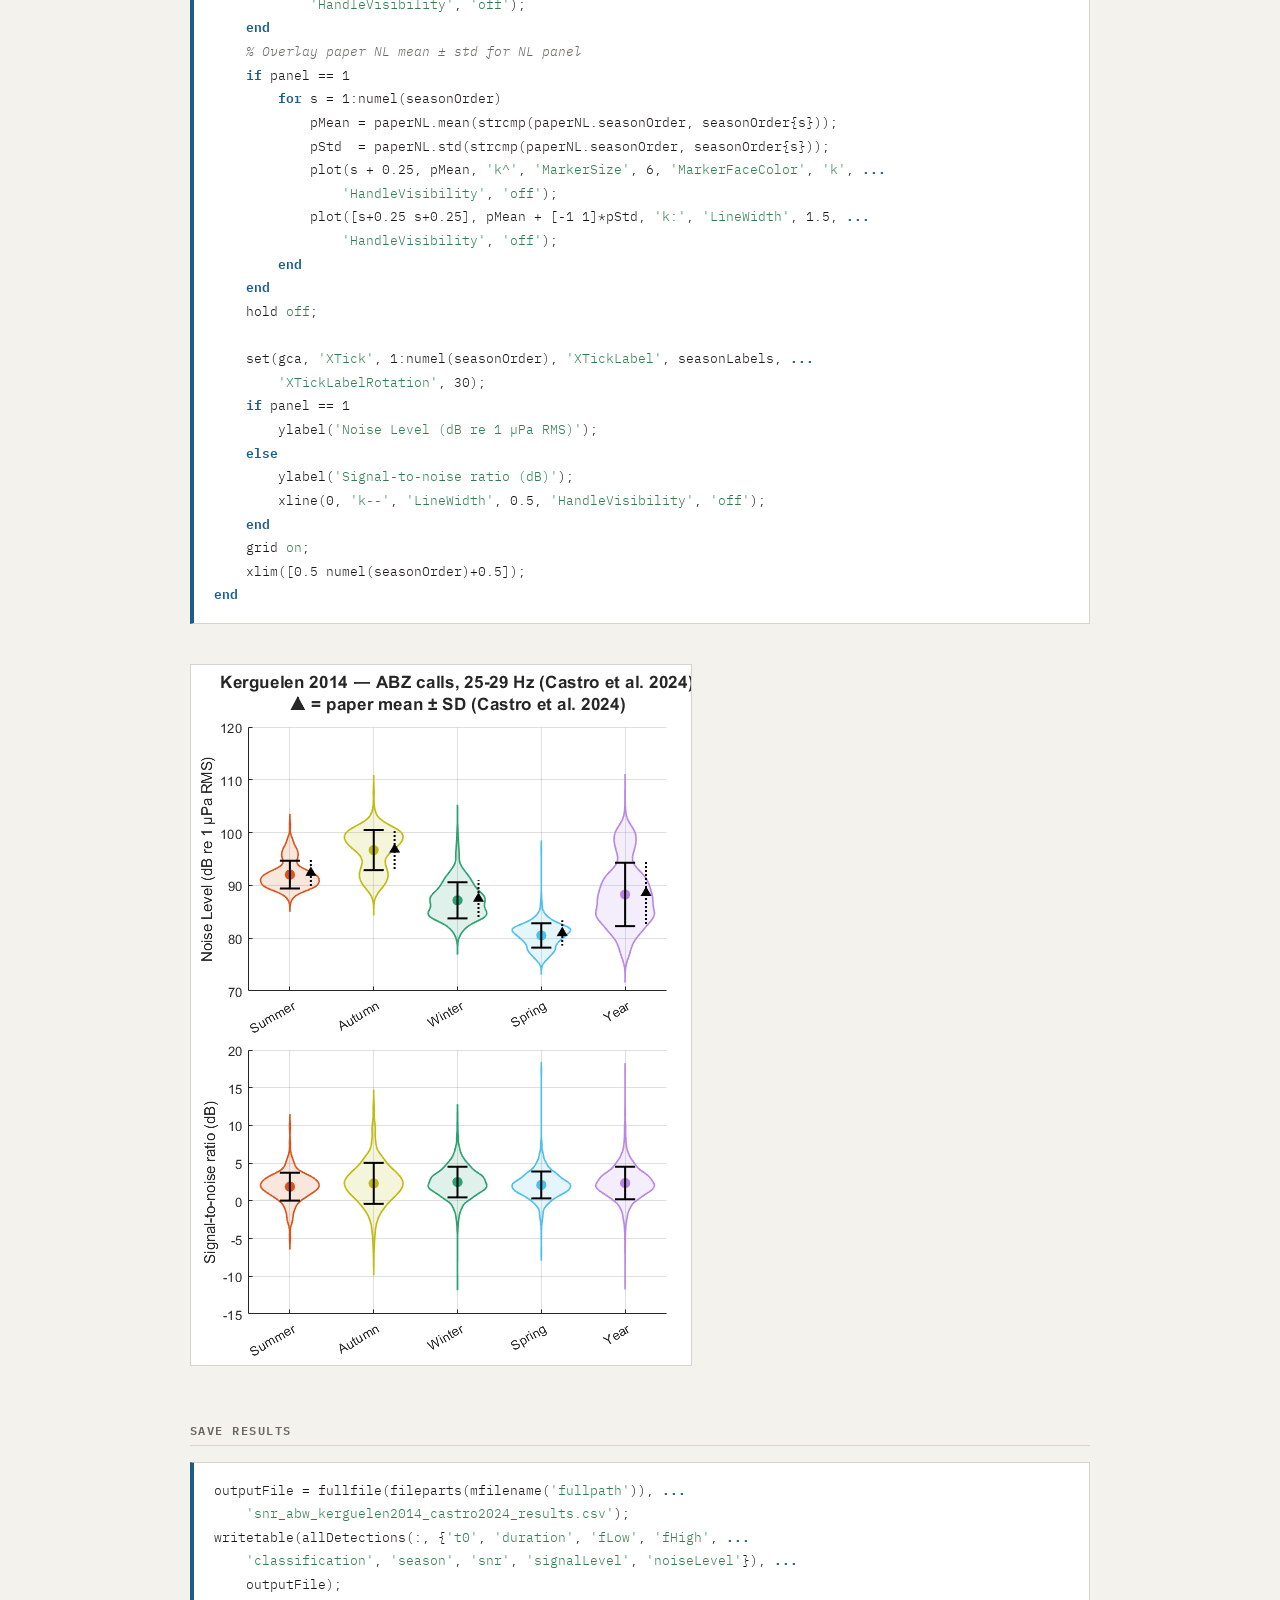
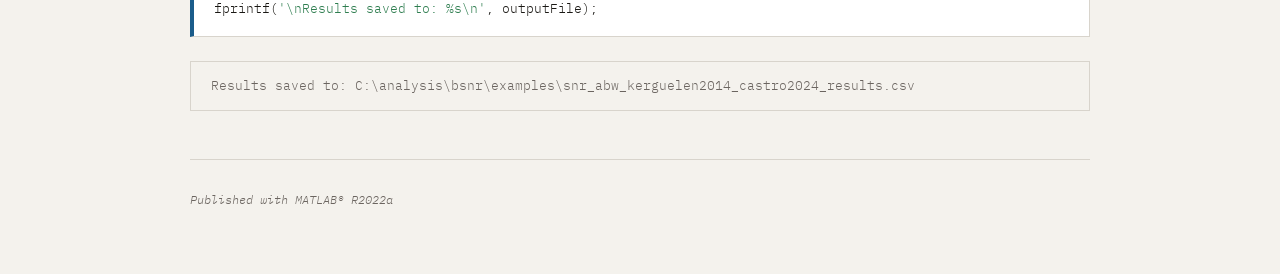
<file: docs/snr_abw_kerguelen2014_castro2024.html>
<!DOCTYPE html
  PUBLIC "-//W3C//DTD HTML 4.01 Transitional//EN">
<html><head>
      <meta http-equiv="Content-Type" content="text/html; charset=utf-8">
   <!--
This HTML was auto-generated from MATLAB code.
To make changes, update the MATLAB code and republish this document.
      --><title>SNR of Antarctic blue whale calls &#8212; Kerguelen 2014 (Castro et al. 2024)</title><meta name="generator" content="MATLAB 9.12"><link rel="schema.DC" href="http://purl.org/dc/elements/1.1/"><meta name="DC.date" content="2026-04-29"><meta name="DC.source" content="snr_abw_kerguelen2014_castro2024.m"><style type="text/css">
html,body,div,span,applet,object,iframe,h1,h2,h3,h4,h5,h6,p,blockquote,pre,a,abbr,acronym,address,big,cite,code,del,dfn,em,font,img,ins,kbd,q,s,samp,small,strike,strong,tt,var,b,u,i,center,dl,dt,dd,ol,ul,li,fieldset,form,label,legend,table,caption,tbody,tfoot,thead,tr,th,td{margin:0;padding:0;border:0;outline:0;font-size:100%;vertical-align:baseline;background:transparent}body{line-height:1}ol,ul{list-style:none}blockquote,q{quotes:none}blockquote:before,blockquote:after,q:before,q:after{content:'';content:none}:focus{outine:0}ins{text-decoration:none}del{text-decoration:line-through}table{border-collapse:collapse;border-spacing:0}

html { min-height:100%; margin-bottom:1px; }
html body { height:100%; margin:0px; font-family:Arial, Helvetica, sans-serif; font-size:10px; color:#000; line-height:140%; background:#fff none; overflow-y:scroll; }
html body td { vertical-align:top; text-align:left; }

h1 { padding:0px; margin:0px 0px 25px; font-family:Arial, Helvetica, sans-serif; font-size:1.5em; color:#d55000; line-height:100%; font-weight:normal; }
h2 { padding:0px; margin:0px 0px 8px; font-family:Arial, Helvetica, sans-serif; font-size:1.2em; color:#000; font-weight:bold; line-height:140%; border-bottom:1px solid #d6d4d4; display:block; }
h3 { padding:0px; margin:0px 0px 5px; font-family:Arial, Helvetica, sans-serif; font-size:1.1em; color:#000; font-weight:bold; line-height:140%; }

a { color:#005fce; text-decoration:none; }
a:hover { color:#005fce; text-decoration:underline; }
a:visited { color:#004aa0; text-decoration:none; }

p { padding:0px; margin:0px 0px 20px; }
img { padding:0px; margin:0px 0px 20px; border:none; }
p img, pre img, tt img, li img, h1 img, h2 img { margin-bottom:0px; }

ul { padding:0px; margin:0px 0px 20px 23px; list-style:square; }
ul li { padding:0px; margin:0px 0px 7px 0px; }
ul li ul { padding:5px 0px 0px; margin:0px 0px 7px 23px; }
ul li ol li { list-style:decimal; }
ol { padding:0px; margin:0px 0px 20px 0px; list-style:decimal; }
ol li { padding:0px; margin:0px 0px 7px 23px; list-style-type:decimal; }
ol li ol { padding:5px 0px 0px; margin:0px 0px 7px 0px; }
ol li ol li { list-style-type:lower-alpha; }
ol li ul { padding-top:7px; }
ol li ul li { list-style:square; }

.content { font-size:1.2em; line-height:140%; padding: 20px; }

pre, code { font-size:12px; }
tt { font-size: 1.2em; }
pre { margin:0px 0px 20px; }
pre.codeinput { padding:10px; border:1px solid #d3d3d3; background:#f7f7f7; }
pre.codeoutput { padding:10px 11px; margin:0px 0px 20px; color:#4c4c4c; }
pre.error { color:red; }

@media print { pre.codeinput, pre.codeoutput { word-wrap:break-word; width:100%; } }

span.keyword { color:#0000FF }
span.comment { color:#228B22 }
span.string { color:#A020F0 }
span.untermstring { color:#B20000 }
span.syscmd { color:#B28C00 }
span.typesection { color:#A0522D }

.footer { width:auto; padding:10px 0px; margin:25px 0px 0px; border-top:1px dotted #878787; font-size:0.8em; line-height:140%; font-style:italic; color:#878787; text-align:left; float:none; }
.footer p { margin:0px; }
.footer a { color:#878787; }
.footer a:hover { color:#878787; text-decoration:underline; }
.footer a:visited { color:#878787; }

table th { padding:7px 5px; text-align:left; vertical-align:middle; border: 1px solid #d6d4d4; font-weight:bold; }
table td { padding:7px 5px; text-align:left; vertical-align:top; border:1px solid #d6d4d4; }





  </style>
<link rel="stylesheet" href="bsnr.css">
</head><body><div class="content"><h1>SNR of Antarctic blue whale calls &#8212; Kerguelen 2014 (Castro et al. 2024)</h1><!--introduction--><p>Reproduces the seasonal SNR and noise level distributions shown in Figure 5 of Castro et al. (2024). ABW A, B, and Z calls are pooled across 12 months at Kerguelen Island, with SNR and noise level estimated using calibrated spectrogramSlices (25-29 Hz, simple power ratio). Noise levels match the paper within 0.5 dB after bandwidth correction.</p><p>REFERENCE   Castro, F.R. et al. (2024). Beyond Counting Calls: Estimating Detection   Probability for Antarctic Blue Whales. Frontiers in Marine Science.   <a href="https://doi.org/10.3389/fmars.2024.1406678">https://doi.org/10.3389/fmars.2024.1406678</a></p><p>DATA   Annotations and recordings: Australian Antarctic Data Centre     <a href="https://data.aad.gov.au/metadata/AcousticTrends_BlueFinLibrary">https://data.aad.gov.au/metadata/AcousticTrends_BlueFinLibrary</a>     <a href="https://doi.org/10.26179/5e6056035c01b">https://doi.org/10.26179/5e6056035c01b</a>   Calibration: loadRecorderMetaData('Kerguelen2014') [longTermRecorders]                Contact <a href="mailto:aadcwebqueries@aad.gov.au">aadcwebqueries@aad.gov.au</a> for access.</p><!--/introduction--><h2>Contents</h2><div><ul><li><a href="#1">User configuration</a></li><li><a href="#2">Suppress expected warnings</a></li><li><a href="#3">Published values from Castro et al. (2024) Table/Figure 5</a></li><li><a href="#4">Load calibration metadata</a></li><li><a href="#5">Load annotations</a></li><li><a href="#6">Compute SNR</a></li><li><a href="#7">Assign seasons (Southern Hemisphere)</a></li><li><a href="#8">Summary statistics by season</a></li><li><a href="#9">Figure: seasonal SNR and NL distributions (replicates Figure 5)</a></li><li><a href="#10">Save results</a></li></ul></div><h2 id="1">User configuration</h2><p>Edit the paths below to match your local installation. Annotations are part of the IWC-SORP Annotated Library public download (doi:10.26179/5e6056035c01b). Recordings are available from the same DOI. Calibration metadata requires loadRecorderMetaData() from the longTermRecorders toolbox (contact <a href="mailto:aadcwebqueries@aad.gov.au">aadcwebqueries@aad.gov.au</a>).</p><pre class="codeinput">annotationRoot = <span class="string">'s:\work\annotatedLibrary\SORP\kerguelen2014\'</span>;
soundFolder    = <span class="string">'s:\work\annotatedLibrary\SORP\kerguelen2014\wav\'</span>;
siteCode       = <span class="string">'Kerguelen2014'</span>;

<span class="comment">% STFT parameters from BmZspectroParams.m</span>
nfft     = 1024;
nOverlap = floor(nfft * 0.85);   <span class="comment">% 870 samples</span>

<span class="comment">% SNR parameters matching callDensityParams.m</span>
signalFrequencyBand   = [25 29];  <span class="comment">% Hz &#8212; unit-A band</span>
noiseLocationStrategy = <span class="string">'beforeAndAfter'</span>;
noiseDelaySeconds     = 1.0;

<span class="comment">% Call types &#8212; pooled as ABZ following Castro et al. (2024)</span>
callTypePattern = <span class="string">'*.Bm.Ant-*selections.txt'</span>;
pooledCallLabel = <span class="string">'ABZ'</span>;

<span class="comment">% Output verbosity</span>
showBsnrProgress = false;
</pre><h2 id="2">Suppress expected warnings</h2><pre class="codeinput">warning(<span class="string">'off'</span>, <span class="string">'snrEstimate:nfftAutoSelected'</span>);
warning(<span class="string">'off'</span>, <span class="string">'snrEstimate:nfftTruncation'</span>);
warning(<span class="string">'off'</span>, <span class="string">'snrEstimate:nfftHighTruncation'</span>);
warning(<span class="string">'off'</span>, <span class="string">'MATLAB:table:ModifiedAndSavedVarnames'</span>);
</pre><h2 id="3">Published values from Castro et al. (2024) Table/Figure 5</h2><p>Noise level mean and std by season (dB re 1 &micro;Pa, mean PSD in [25-29] Hz band)</p><pre class="codeinput">paperNL.seasonOrder = {<span class="string">'summer'</span>, <span class="string">'autumn'</span>, <span class="string">'winter'</span>, <span class="string">'spring'</span>, <span class="string">'year'</span>};
paperNL.mean = [92.4, 96.8, 87.5, 81.0, 88.6];
paperNL.std  = [ 2.6,  3.7,  3.5,  2.4,  5.9];
</pre><h2 id="4">Load calibration metadata</h2><pre class="codeinput">fprintf(<span class="string">'Loading calibration metadata for %s...\n'</span>, siteCode);
recorderMetadata = loadRecorderMetaData(siteCode);
fprintf(<span class="string">'  Sensitivity: %.1f dB re V/&micro;Pa\n'</span>, recorderMetadata.hydroSensitivity_dB);
fprintf(<span class="string">'  ADC peak: %.1f V\n'</span>, recorderMetadata.adPeakVolt);
</pre><pre class="codeoutput">Loading calibration metadata for Kerguelen2014...
  Sensitivity: -165.5 dB re V/&micro;Pa
  ADC peak: 1.5 V
</pre><h2 id="5">Load annotations</h2><pre class="codeinput">fprintf(<span class="string">'\nLoading Raven selection tables...\n'</span>);
ravenFileList = dir(fullfile(annotationRoot, callTypePattern));
<span class="keyword">if</span> isempty(ravenFileList)
    error(<span class="string">'No Raven selection tables found in %s'</span>, annotationRoot);
<span class="keyword">end</span>

allDetections = table();
<span class="keyword">for</span> f = 1:numel(ravenFileList)
    ravenFilePath = fullfile(ravenFileList(f).folder, ravenFileList(f).name);
    <span class="comment">% Infer classification from filename</span>
    <span class="keyword">if</span> contains(ravenFileList(f).name, <span class="string">'Ant-A'</span>)
        callType = <span class="string">'BmAntA'</span>;
    <span class="keyword">elseif</span> contains(ravenFileList(f).name, <span class="string">'Ant-B'</span>)
        callType = <span class="string">'BmAntB'</span>;
    <span class="keyword">elseif</span> contains(ravenFileList(f).name, <span class="string">'Ant-Z'</span>)
        callType = <span class="string">'BmAntZ'</span>;
    <span class="keyword">else</span>
        callType = <span class="string">'BmAnt'</span>;
    <span class="keyword">end</span>
    detections = ravenTableToDetection(ravenFilePath, soundFolder, siteCode, callType);
    <span class="keyword">if</span> ~isempty(detections) &amp;&amp; height(detections) &gt; 0
        fprintf(<span class="string">'  %s: n=%d\n'</span>, callType, height(detections));
        allDetections = [allDetections; detections]; <span class="comment">%#ok&lt;AGROW&gt;</span>
    <span class="keyword">end</span>
<span class="keyword">end</span>
fprintf(<span class="string">'  Total: n=%d\n'</span>, height(allDetections));
</pre><pre class="codeoutput">
Loading Raven selection tables...
  BmAntA: n=2557
  BmAntB: n=1177
  BmAntZ: n=563
  Total: n=4297
</pre><h2 id="6">Compute SNR</h2><pre class="codeinput">fprintf(<span class="string">'\nComputing SNR (spectrogramSlices, calibrated)...\n'</span>);
snrParams = struct( <span class="keyword">...</span>
    <span class="string">'snrType'</span>,       <span class="string">'spectrogramSlices'</span>, <span class="keyword">...</span>
    <span class="string">'nfft'</span>,          nfft, <span class="keyword">...</span>
    <span class="string">'nOverlap'</span>,      nOverlap, <span class="keyword">...</span>
    <span class="string">'noiseLocation'</span>, noiseLocationStrategy, <span class="keyword">...</span>
    <span class="string">'noiseDelay'</span>,    noiseDelaySeconds, <span class="keyword">...</span>
    <span class="string">'freq'</span>,          signalFrequencyBand, <span class="keyword">...</span>
    <span class="string">'useLurton'</span>,     false, <span class="keyword">...</span>
    <span class="string">'metadata'</span>,      recorderMetadata, <span class="keyword">...</span>
    <span class="string">'showClips'</span>,     false, <span class="keyword">...</span>
    <span class="string">'verbose'</span>,       showBsnrProgress);

snrResults = snrEstimate(allDetections, snrParams);

allDetections.snr         = snrResults.snr;
allDetections.signalLevel = snrResults.signalRMSdB;
allDetections.noiseLevel  = snrResults.noiseRMSdB;

<span class="comment">% Convert band-integrated power to mean PSD level in band.</span>
<span class="comment">% bsnr returns bandpower() which integrates PSD over [25-29] Hz (4 Hz bandwidth).</span>
<span class="comment">% The paper reports mean PSD level: bandpower / bandwidth in dB.</span>
<span class="comment">% 10*log10(bandwidth) = 10*log10(4) = 6.02 dB correction.</span>
bandwidthCorrection_dB    = 10 * log10(diff(signalFrequencyBand));
allDetections.noiseLevel  = allDetections.noiseLevel  - bandwidthCorrection_dB;
allDetections.signalLevel = allDetections.signalLevel - bandwidthCorrection_dB;
</pre><pre class="codeoutput">
Computing SNR (spectrogramSlices, calibrated)...
SNR analysis started:  29-Apr-2026 13:59:05
4297 annotations to process (parallel)
0          25          50          75         100%
|-----------|-----------|-----------|------------|
##################################################
SNR analysis completed: 29-Apr-2026 13:59:09
</pre><h2 id="7">Assign seasons (Southern Hemisphere)</h2><p>summer: Dec-Feb, autumn: Mar-May, winter: Jun-Aug, spring: Sep-Nov</p><pre class="codeinput">detectionDatetime = datetime(allDetections.t0, <span class="string">'ConvertFrom'</span>, <span class="string">'datenum'</span>);
allDetections.season = dt2season(detectionDatetime);
</pre><h2 id="8">Summary statistics by season</h2><pre class="codeinput">seasonOrder  = {<span class="string">'summer'</span>, <span class="string">'autumn'</span>, <span class="string">'winter'</span>, <span class="string">'spring'</span>, <span class="string">'year'</span>};
seasonLabels = {<span class="string">'Summer'</span>, <span class="string">'Autumn'</span>, <span class="string">'Winter'</span>, <span class="string">'Spring'</span>, <span class="string">'Year'</span>};

fprintf(<span class="string">'\n%-8s  %5s  %6s  %6s  %6s  %6s  %6s  %6s\n'</span>, <span class="keyword">...</span>
    <span class="string">'Season'</span>, <span class="string">'n'</span>, <span class="string">'SNR_mn'</span>, <span class="string">'SNR_med'</span>, <span class="string">'NL_mn'</span>, <span class="string">'NL_med'</span>, <span class="string">'NL_paper'</span>, <span class="string">'NL_diff'</span>);
fprintf(<span class="string">'%s\n'</span>, repmat(<span class="string">'-'</span>, 1, 66));

<span class="keyword">for</span> s = 1:numel(seasonOrder)
    <span class="keyword">if</span> strcmp(seasonOrder{s}, <span class="string">'year'</span>)
        mask = isfinite(allDetections.snr);
    <span class="keyword">else</span>
        mask = allDetections.season == seasonOrder{s} &amp; isfinite(allDetections.snr);
    <span class="keyword">end</span>
    snrSeason   = allDetections.snr(mask);
    nlSeason    = allDetections.noiseLevel(mask);
    paperNLmean = paperNL.mean(strcmp(paperNL.seasonOrder, seasonOrder{s}));
    nlDiff      = mean(nlSeason) - paperNLmean;
    fprintf(<span class="string">'%-8s  %5d  %6.1f  %6.1f  %6.1f  %6.1f  %6.1f  %+6.2f\n'</span>, <span class="keyword">...</span>
        seasonOrder{s}, sum(mask), <span class="keyword">...</span>
        mean(snrSeason), median(snrSeason), <span class="keyword">...</span>
        mean(nlSeason), median(nlSeason), paperNLmean, nlDiff);
<span class="keyword">end</span>
</pre><pre class="codeoutput">
Season        n  SNR_mn  SNR_med   NL_mn  NL_med  NL_paper  NL_diff
------------------------------------------------------------------
summer      221     1.9     2.0    92.0    91.4    92.4   -0.36
autumn      858     2.3     2.3    96.7    97.6    96.8   -0.11
winter     2543     2.5     2.4    87.2    86.8    87.5   -0.33
spring      675     2.1     2.0    80.5    80.8    81.0   -0.48
year       4297     2.4     2.3    88.3    87.5    88.6   -0.32
</pre><h2 id="9">Figure: seasonal SNR and NL distributions (replicates Figure 5)</h2><pre class="codeinput">seasonColours = [0.85 0.33 0.10;   <span class="comment">% summer  &#8212; red</span>
                 0.75 0.73 0.05;   <span class="comment">% autumn  &#8212; olive</span>
                 0.17 0.63 0.44;   <span class="comment">% winter  &#8212; teal</span>
                 0.30 0.75 0.93;   <span class="comment">% spring  &#8212; sky blue</span>
                 0.72 0.53 0.90];  <span class="comment">% year    &#8212; lavender</span>

fig1 = figure(<span class="string">'Name'</span>, <span class="string">'Castro 2024 Figure 5 &#8212; SNR and NL by season'</span>, <span class="keyword">...</span>
    <span class="string">'Units'</span>, <span class="string">'pixels'</span>, <span class="string">'Position'</span>, [50 50 500 700]);
tlo1 = tiledlayout(fig1, 2, 1, <span class="string">'TileSpacing'</span>, <span class="string">'compact'</span>, <span class="string">'Padding'</span>, <span class="string">'compact'</span>);
title(tlo1, sprintf(<span class="string">'Kerguelen 2014 &#8212; ABZ calls, %d-%d Hz (Castro et al. 2024)\n&#9650; = paper mean &plusmn; SD (Castro et al. 2024)'</span>, <span class="keyword">...</span>
    signalFrequencyBand(1), signalFrequencyBand(2)), <span class="string">'FontWeight'</span>, <span class="string">'bold'</span>);

<span class="keyword">for</span> panel = 1:2
    nexttile(tlo1);
    hold <span class="string">on</span>;

    <span class="keyword">for</span> s = 1:numel(seasonOrder)
        <span class="keyword">if</span> strcmp(seasonOrder{s}, <span class="string">'year'</span>)
            mask = isfinite(allDetections.snr);
        <span class="keyword">else</span>
            mask = allDetections.season == seasonOrder{s} &amp; isfinite(allDetections.snr);
        <span class="keyword">end</span>

        <span class="keyword">if</span> panel == 1
            vals = allDetections.noiseLevel(mask);
        <span class="keyword">else</span>
            vals = allDetections.snr(mask);
        <span class="keyword">end</span>
        vals = vals(isfinite(vals));
        <span class="keyword">if</span> numel(vals) &lt; 5, <span class="keyword">continue</span>; <span class="keyword">end</span>

        <span class="comment">% Violin using ksdensity</span>
        [ksDensity, ksGrid] = ksdensity(vals, <span class="string">'NumPoints'</span>, 200);
        ksDensity = ksDensity / max(ksDensity) * 0.35;  <span class="comment">% normalise width</span>
        xPos = s;
        fill([xPos + ksDensity, xPos - fliplr(ksDensity)], <span class="keyword">...</span>
             [ksGrid, fliplr(ksGrid)], <span class="keyword">...</span>
             seasonColours(s,:), <span class="string">'FaceAlpha'</span>, 0.15, <span class="keyword">...</span>
             <span class="string">'EdgeColor'</span>, seasonColours(s,:), <span class="string">'LineWidth'</span>, 1.2, <span class="keyword">...</span>
             <span class="string">'HandleVisibility'</span>, <span class="string">'off'</span>);

        <span class="comment">% Mean and std error bars</span>
        valMean = mean(vals);
        valStd  = std(vals);
        plot(xPos, valMean, <span class="string">'o'</span>, <span class="string">'MarkerSize'</span>, 7, <span class="keyword">...</span>
            <span class="string">'MarkerFaceColor'</span>, seasonColours(s,:), <span class="keyword">...</span>
            <span class="string">'MarkerEdgeColor'</span>, seasonColours(s,:), <span class="keyword">...</span>
            <span class="string">'HandleVisibility'</span>, <span class="string">'off'</span>);
        plot([xPos xPos], valMean + [-1 1]*valStd, <span class="string">'k-'</span>, <span class="string">'LineWidth'</span>, 1.5, <span class="keyword">...</span>
            <span class="string">'HandleVisibility'</span>, <span class="string">'off'</span>);
        plot(xPos + [-0.12 0.12], [valMean-valStd valMean-valStd], <span class="string">'k-'</span>, <span class="string">'LineWidth'</span>, 1.5, <span class="keyword">...</span>
            <span class="string">'HandleVisibility'</span>, <span class="string">'off'</span>);
        plot(xPos + [-0.12 0.12], [valMean+valStd valMean+valStd], <span class="string">'k-'</span>, <span class="string">'LineWidth'</span>, 1.5, <span class="keyword">...</span>
            <span class="string">'HandleVisibility'</span>, <span class="string">'off'</span>);
    <span class="keyword">end</span>
    <span class="comment">% Overlay paper NL mean &plusmn; std for NL panel</span>
    <span class="keyword">if</span> panel == 1
        <span class="keyword">for</span> s = 1:numel(seasonOrder)
            pMean = paperNL.mean(strcmp(paperNL.seasonOrder, seasonOrder{s}));
            pStd  = paperNL.std(strcmp(paperNL.seasonOrder, seasonOrder{s}));
            plot(s + 0.25, pMean, <span class="string">'k^'</span>, <span class="string">'MarkerSize'</span>, 6, <span class="string">'MarkerFaceColor'</span>, <span class="string">'k'</span>, <span class="keyword">...</span>
                <span class="string">'HandleVisibility'</span>, <span class="string">'off'</span>);
            plot([s+0.25 s+0.25], pMean + [-1 1]*pStd, <span class="string">'k:'</span>, <span class="string">'LineWidth'</span>, 1.5, <span class="keyword">...</span>
                <span class="string">'HandleVisibility'</span>, <span class="string">'off'</span>);
        <span class="keyword">end</span>
    <span class="keyword">end</span>
    hold <span class="string">off</span>;

    set(gca, <span class="string">'XTick'</span>, 1:numel(seasonOrder), <span class="string">'XTickLabel'</span>, seasonLabels, <span class="keyword">...</span>
        <span class="string">'XTickLabelRotation'</span>, 30);
    <span class="keyword">if</span> panel == 1
        ylabel(<span class="string">'Noise Level (dB re 1 &micro;Pa RMS)'</span>);
    <span class="keyword">else</span>
        ylabel(<span class="string">'Signal-to-noise ratio (dB)'</span>);
        xline(0, <span class="string">'k--'</span>, <span class="string">'LineWidth'</span>, 0.5, <span class="string">'HandleVisibility'</span>, <span class="string">'off'</span>);
    <span class="keyword">end</span>
    grid <span class="string">on</span>;
    xlim([0.5 numel(seasonOrder)+0.5]);
<span class="keyword">end</span>
</pre><img vspace="5" hspace="5" src="snr_abw_kerguelen2014_castro2024_01.png" alt=""> <h2 id="10">Save results</h2><pre class="codeinput">outputFile = fullfile(fileparts(mfilename(<span class="string">'fullpath'</span>)), <span class="keyword">...</span>
    <span class="string">'snr_abw_kerguelen2014_castro2024_results.csv'</span>);
writetable(allDetections(:, {<span class="string">'t0'</span>, <span class="string">'duration'</span>, <span class="string">'fLow'</span>, <span class="string">'fHigh'</span>, <span class="keyword">...</span>
    <span class="string">'classification'</span>, <span class="string">'season'</span>, <span class="string">'snr'</span>, <span class="string">'signalLevel'</span>, <span class="string">'noiseLevel'</span>}), <span class="keyword">...</span>
    outputFile);
fprintf(<span class="string">'\nResults saved to: %s\n'</span>, outputFile);
</pre><pre class="codeoutput">
Results saved to: C:\analysis\bsnr\examples\snr_abw_kerguelen2014_castro2024_results.csv
</pre><p class="footer"><br><a href="https://www.mathworks.com/products/matlab/">Published with MATLAB&reg; R2022a</a><br></p></div><!--
##### SOURCE BEGIN #####
%% SNR of Antarctic blue whale calls — Kerguelen 2014 (Castro et al. 2024)
%
% Reproduces the seasonal SNR and noise level distributions shown in
% Figure 5 of Castro et al. (2024). ABW A, B, and Z calls are pooled
% across 12 months at Kerguelen Island, with SNR and noise level estimated
% using calibrated spectrogramSlices (25-29 Hz, simple power ratio).
% Noise levels match the paper within 0.5 dB after bandwidth correction.
%
% REFERENCE
%   Castro, F.R. et al. (2024). Beyond Counting Calls: Estimating Detection
%   Probability for Antarctic Blue Whales. Frontiers in Marine Science.
%   https://doi.org/10.3389/fmars.2024.1406678
%
% DATA
%   Annotations and recordings: Australian Antarctic Data Centre
%     https://data.aad.gov.au/metadata/AcousticTrends_BlueFinLibrary
%     https://doi.org/10.26179/5e6056035c01b
%   Calibration: loadRecorderMetaData('Kerguelen2014') [longTermRecorders]
%                Contact aadcwebqueries@aad.gov.au for access.

%% User configuration
% Edit the paths below to match your local installation.
% Annotations are part of the IWC-SORP Annotated Library public download
% (doi:10.26179/5e6056035c01b). Recordings are available from the same DOI.
% Calibration metadata requires loadRecorderMetaData() from the
% longTermRecorders toolbox (contact aadcwebqueries@aad.gov.au).

annotationRoot = 's:\work\annotatedLibrary\SORP\kerguelen2014\';
soundFolder    = 's:\work\annotatedLibrary\SORP\kerguelen2014\wav\';
siteCode       = 'Kerguelen2014';

% STFT parameters from BmZspectroParams.m
nfft     = 1024;
nOverlap = floor(nfft * 0.85);   % 870 samples

% SNR parameters matching callDensityParams.m
signalFrequencyBand   = [25 29];  % Hz — unit-A band
noiseLocationStrategy = 'beforeAndAfter';
noiseDelaySeconds     = 1.0;

% Call types — pooled as ABZ following Castro et al. (2024)
callTypePattern = '*.Bm.Ant-*selections.txt';
pooledCallLabel = 'ABZ';

% Output verbosity
showBsnrProgress = false;

%% Suppress expected warnings

warning('off', 'snrEstimate:nfftAutoSelected');
warning('off', 'snrEstimate:nfftTruncation');
warning('off', 'snrEstimate:nfftHighTruncation');
warning('off', 'MATLAB:table:ModifiedAndSavedVarnames');


%% Published values from Castro et al. (2024) Table/Figure 5
% Noise level mean and std by season (dB re 1 µPa, mean PSD in [25-29] Hz band)
paperNL.seasonOrder = {'summer', 'autumn', 'winter', 'spring', 'year'};
paperNL.mean = [92.4, 96.8, 87.5, 81.0, 88.6];
paperNL.std  = [ 2.6,  3.7,  3.5,  2.4,  5.9];

%% Load calibration metadata

fprintf('Loading calibration metadata for %s...\n', siteCode);
recorderMetadata = loadRecorderMetaData(siteCode);
fprintf('  Sensitivity: %.1f dB re V/µPa\n', recorderMetadata.hydroSensitivity_dB);
fprintf('  ADC peak: %.1f V\n', recorderMetadata.adPeakVolt);

%% Load annotations

fprintf('\nLoading Raven selection tables...\n');
ravenFileList = dir(fullfile(annotationRoot, callTypePattern));
if isempty(ravenFileList)
    error('No Raven selection tables found in %s', annotationRoot);
end

allDetections = table();
for f = 1:numel(ravenFileList)
    ravenFilePath = fullfile(ravenFileList(f).folder, ravenFileList(f).name);
    % Infer classification from filename
    if contains(ravenFileList(f).name, 'Ant-A')
        callType = 'BmAntA';
    elseif contains(ravenFileList(f).name, 'Ant-B')
        callType = 'BmAntB';
    elseif contains(ravenFileList(f).name, 'Ant-Z')
        callType = 'BmAntZ';
    else
        callType = 'BmAnt';
    end
    detections = ravenTableToDetection(ravenFilePath, soundFolder, siteCode, callType);
    if ~isempty(detections) && height(detections) > 0
        fprintf('  %s: n=%d\n', callType, height(detections));
        allDetections = [allDetections; detections]; %#ok<AGROW>
    end
end
fprintf('  Total: n=%d\n', height(allDetections));

%% Compute SNR

fprintf('\nComputing SNR (spectrogramSlices, calibrated)...\n');
snrParams = struct( ...
    'snrType',       'spectrogramSlices', ...
    'nfft',          nfft, ...
    'nOverlap',      nOverlap, ...
    'noiseLocation', noiseLocationStrategy, ...
    'noiseDelay',    noiseDelaySeconds, ...
    'freq',          signalFrequencyBand, ...
    'useLurton',     false, ...
    'metadata',      recorderMetadata, ...
    'showClips',     false, ...
    'verbose',       showBsnrProgress);

snrResults = snrEstimate(allDetections, snrParams);

allDetections.snr         = snrResults.snr;
allDetections.signalLevel = snrResults.signalRMSdB;
allDetections.noiseLevel  = snrResults.noiseRMSdB;

% Convert band-integrated power to mean PSD level in band.
% bsnr returns bandpower() which integrates PSD over [25-29] Hz (4 Hz bandwidth).
% The paper reports mean PSD level: bandpower / bandwidth in dB.
% 10*log10(bandwidth) = 10*log10(4) = 6.02 dB correction.
bandwidthCorrection_dB    = 10 * log10(diff(signalFrequencyBand));
allDetections.noiseLevel  = allDetections.noiseLevel  - bandwidthCorrection_dB;
allDetections.signalLevel = allDetections.signalLevel - bandwidthCorrection_dB;

%% Assign seasons (Southern Hemisphere)
% summer: Dec-Feb, autumn: Mar-May, winter: Jun-Aug, spring: Sep-Nov

detectionDatetime = datetime(allDetections.t0, 'ConvertFrom', 'datenum');
allDetections.season = dt2season(detectionDatetime);

%% Summary statistics by season

seasonOrder  = {'summer', 'autumn', 'winter', 'spring', 'year'};
seasonLabels = {'Summer', 'Autumn', 'Winter', 'Spring', 'Year'};

fprintf('\n%-8s  %5s  %6s  %6s  %6s  %6s  %6s  %6s\n', ...
    'Season', 'n', 'SNR_mn', 'SNR_med', 'NL_mn', 'NL_med', 'NL_paper', 'NL_diff');
fprintf('%s\n', repmat('-', 1, 66));

for s = 1:numel(seasonOrder)
    if strcmp(seasonOrder{s}, 'year')
        mask = isfinite(allDetections.snr);
    else
        mask = allDetections.season == seasonOrder{s} & isfinite(allDetections.snr);
    end
    snrSeason   = allDetections.snr(mask);
    nlSeason    = allDetections.noiseLevel(mask);
    paperNLmean = paperNL.mean(strcmp(paperNL.seasonOrder, seasonOrder{s}));
    nlDiff      = mean(nlSeason) - paperNLmean;
    fprintf('%-8s  %5d  %6.1f  %6.1f  %6.1f  %6.1f  %6.1f  %+6.2f\n', ...
        seasonOrder{s}, sum(mask), ...
        mean(snrSeason), median(snrSeason), ...
        mean(nlSeason), median(nlSeason), paperNLmean, nlDiff);
end

%% Figure: seasonal SNR and NL distributions (replicates Figure 5)

seasonColours = [0.85 0.33 0.10;   % summer  — red
                 0.75 0.73 0.05;   % autumn  — olive
                 0.17 0.63 0.44;   % winter  — teal
                 0.30 0.75 0.93;   % spring  — sky blue
                 0.72 0.53 0.90];  % year    — lavender

fig1 = figure('Name', 'Castro 2024 Figure 5 — SNR and NL by season', ...
    'Units', 'pixels', 'Position', [50 50 500 700]);
tlo1 = tiledlayout(fig1, 2, 1, 'TileSpacing', 'compact', 'Padding', 'compact');
title(tlo1, sprintf('Kerguelen 2014 — ABZ calls, %d-%d Hz (Castro et al. 2024)\n▲ = paper mean ± SD (Castro et al. 2024)', ...
    signalFrequencyBand(1), signalFrequencyBand(2)), 'FontWeight', 'bold');

for panel = 1:2
    nexttile(tlo1);
    hold on;

    for s = 1:numel(seasonOrder)
        if strcmp(seasonOrder{s}, 'year')
            mask = isfinite(allDetections.snr);
        else
            mask = allDetections.season == seasonOrder{s} & isfinite(allDetections.snr);
        end

        if panel == 1
            vals = allDetections.noiseLevel(mask);
        else
            vals = allDetections.snr(mask);
        end
        vals = vals(isfinite(vals));
        if numel(vals) < 5, continue; end

        % Violin using ksdensity
        [ksDensity, ksGrid] = ksdensity(vals, 'NumPoints', 200);
        ksDensity = ksDensity / max(ksDensity) * 0.35;  % normalise width
        xPos = s;
        fill([xPos + ksDensity, xPos - fliplr(ksDensity)], ...
             [ksGrid, fliplr(ksGrid)], ...
             seasonColours(s,:), 'FaceAlpha', 0.15, ...
             'EdgeColor', seasonColours(s,:), 'LineWidth', 1.2, ...
             'HandleVisibility', 'off');

        % Mean and std error bars
        valMean = mean(vals);
        valStd  = std(vals);
        plot(xPos, valMean, 'o', 'MarkerSize', 7, ...
            'MarkerFaceColor', seasonColours(s,:), ...
            'MarkerEdgeColor', seasonColours(s,:), ...
            'HandleVisibility', 'off');
        plot([xPos xPos], valMean + [-1 1]*valStd, 'k-', 'LineWidth', 1.5, ...
            'HandleVisibility', 'off');
        plot(xPos + [-0.12 0.12], [valMean-valStd valMean-valStd], 'k-', 'LineWidth', 1.5, ...
            'HandleVisibility', 'off');
        plot(xPos + [-0.12 0.12], [valMean+valStd valMean+valStd], 'k-', 'LineWidth', 1.5, ...
            'HandleVisibility', 'off');
    end
    % Overlay paper NL mean ± std for NL panel
    if panel == 1
        for s = 1:numel(seasonOrder)
            pMean = paperNL.mean(strcmp(paperNL.seasonOrder, seasonOrder{s}));
            pStd  = paperNL.std(strcmp(paperNL.seasonOrder, seasonOrder{s}));
            plot(s + 0.25, pMean, 'k^', 'MarkerSize', 6, 'MarkerFaceColor', 'k', ...
                'HandleVisibility', 'off');
            plot([s+0.25 s+0.25], pMean + [-1 1]*pStd, 'k:', 'LineWidth', 1.5, ...
                'HandleVisibility', 'off');
        end
    end
    hold off;

    set(gca, 'XTick', 1:numel(seasonOrder), 'XTickLabel', seasonLabels, ...
        'XTickLabelRotation', 30);
    if panel == 1
        ylabel('Noise Level (dB re 1 µPa RMS)');
    else
        ylabel('Signal-to-noise ratio (dB)');
        xline(0, 'kREPLACE_WITH_DASH_DASH', 'LineWidth', 0.5, 'HandleVisibility', 'off');
    end
    grid on;
    xlim([0.5 numel(seasonOrder)+0.5]);
end

%% Save results

outputFile = fullfile(fileparts(mfilename('fullpath')), ...
    'snr_abw_kerguelen2014_castro2024_results.csv');
writetable(allDetections(:, {'t0', 'duration', 'fLow', 'fHigh', ...
    'classification', 'season', 'snr', 'signalLevel', 'noiseLevel'}), ...
    outputFile);
fprintf('\nResults saved to: %s\n', outputFile);


##### SOURCE END #####
--></body></html>
</file>
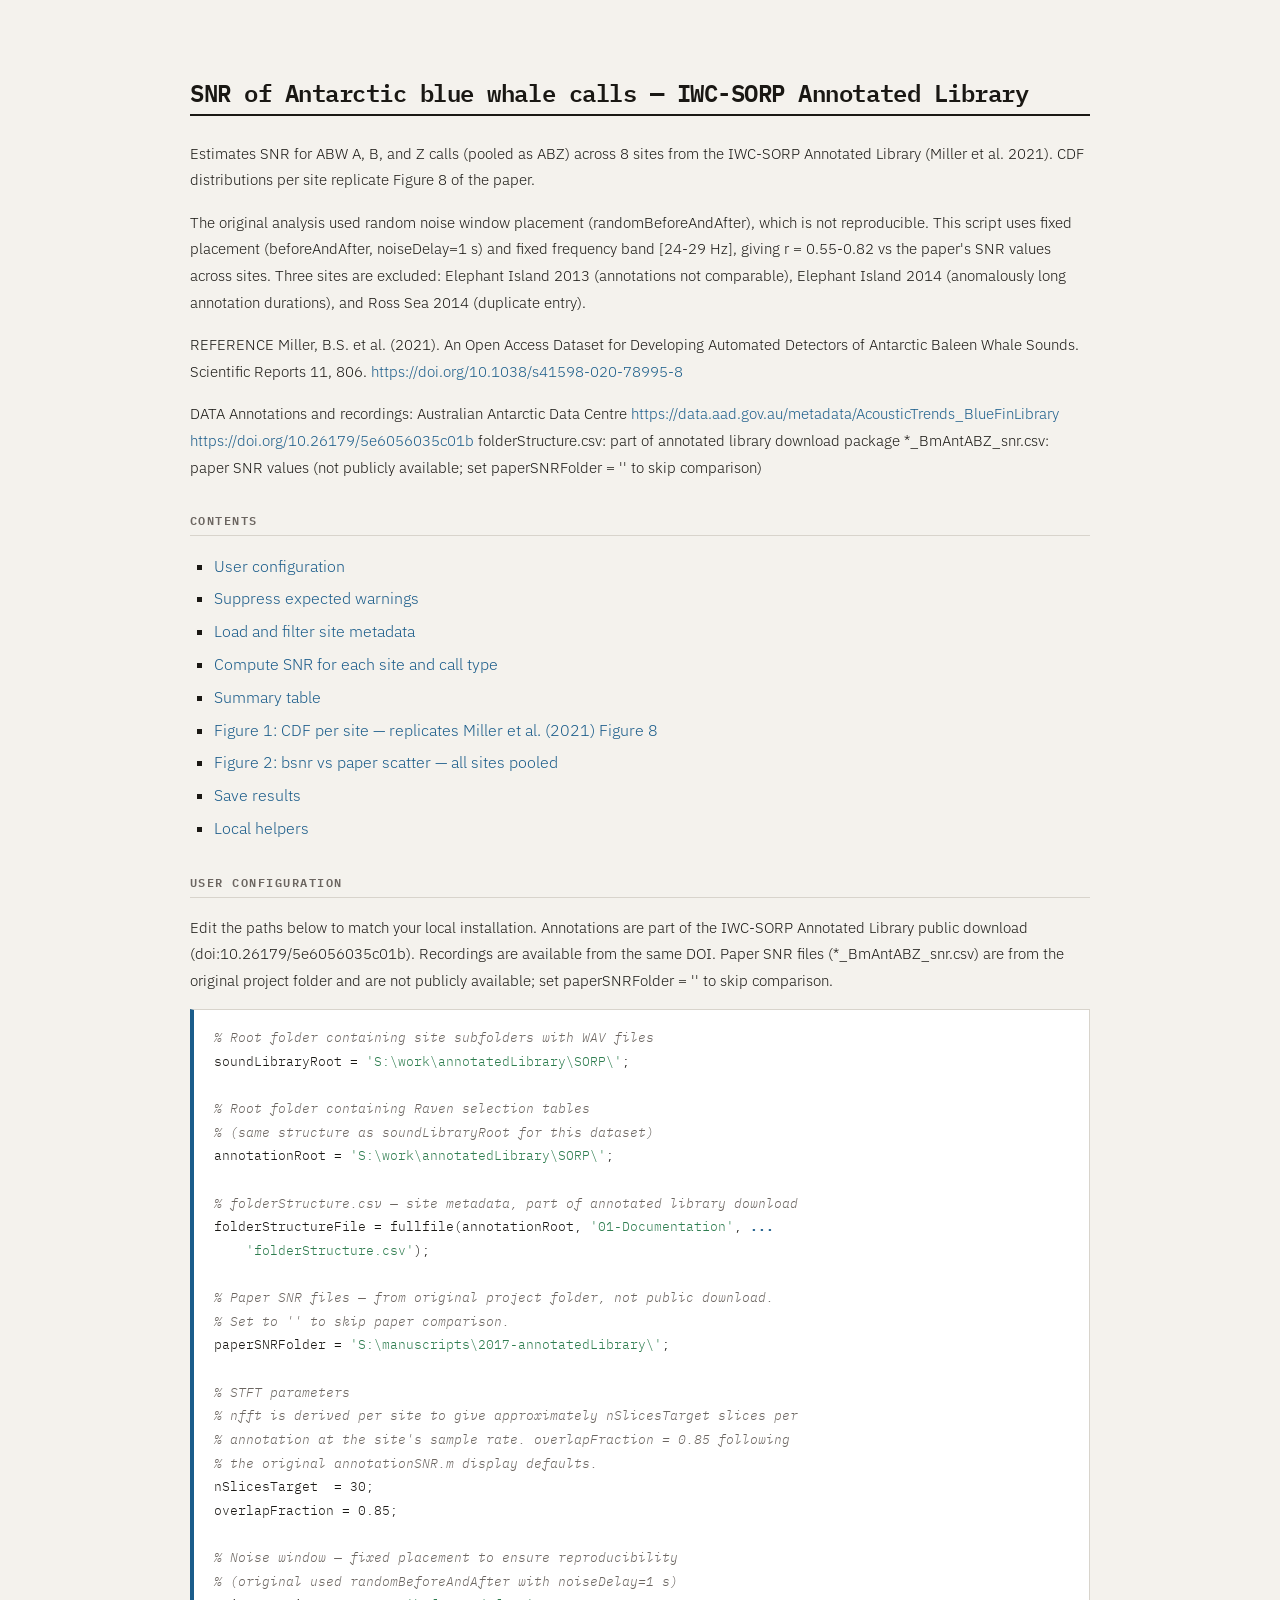
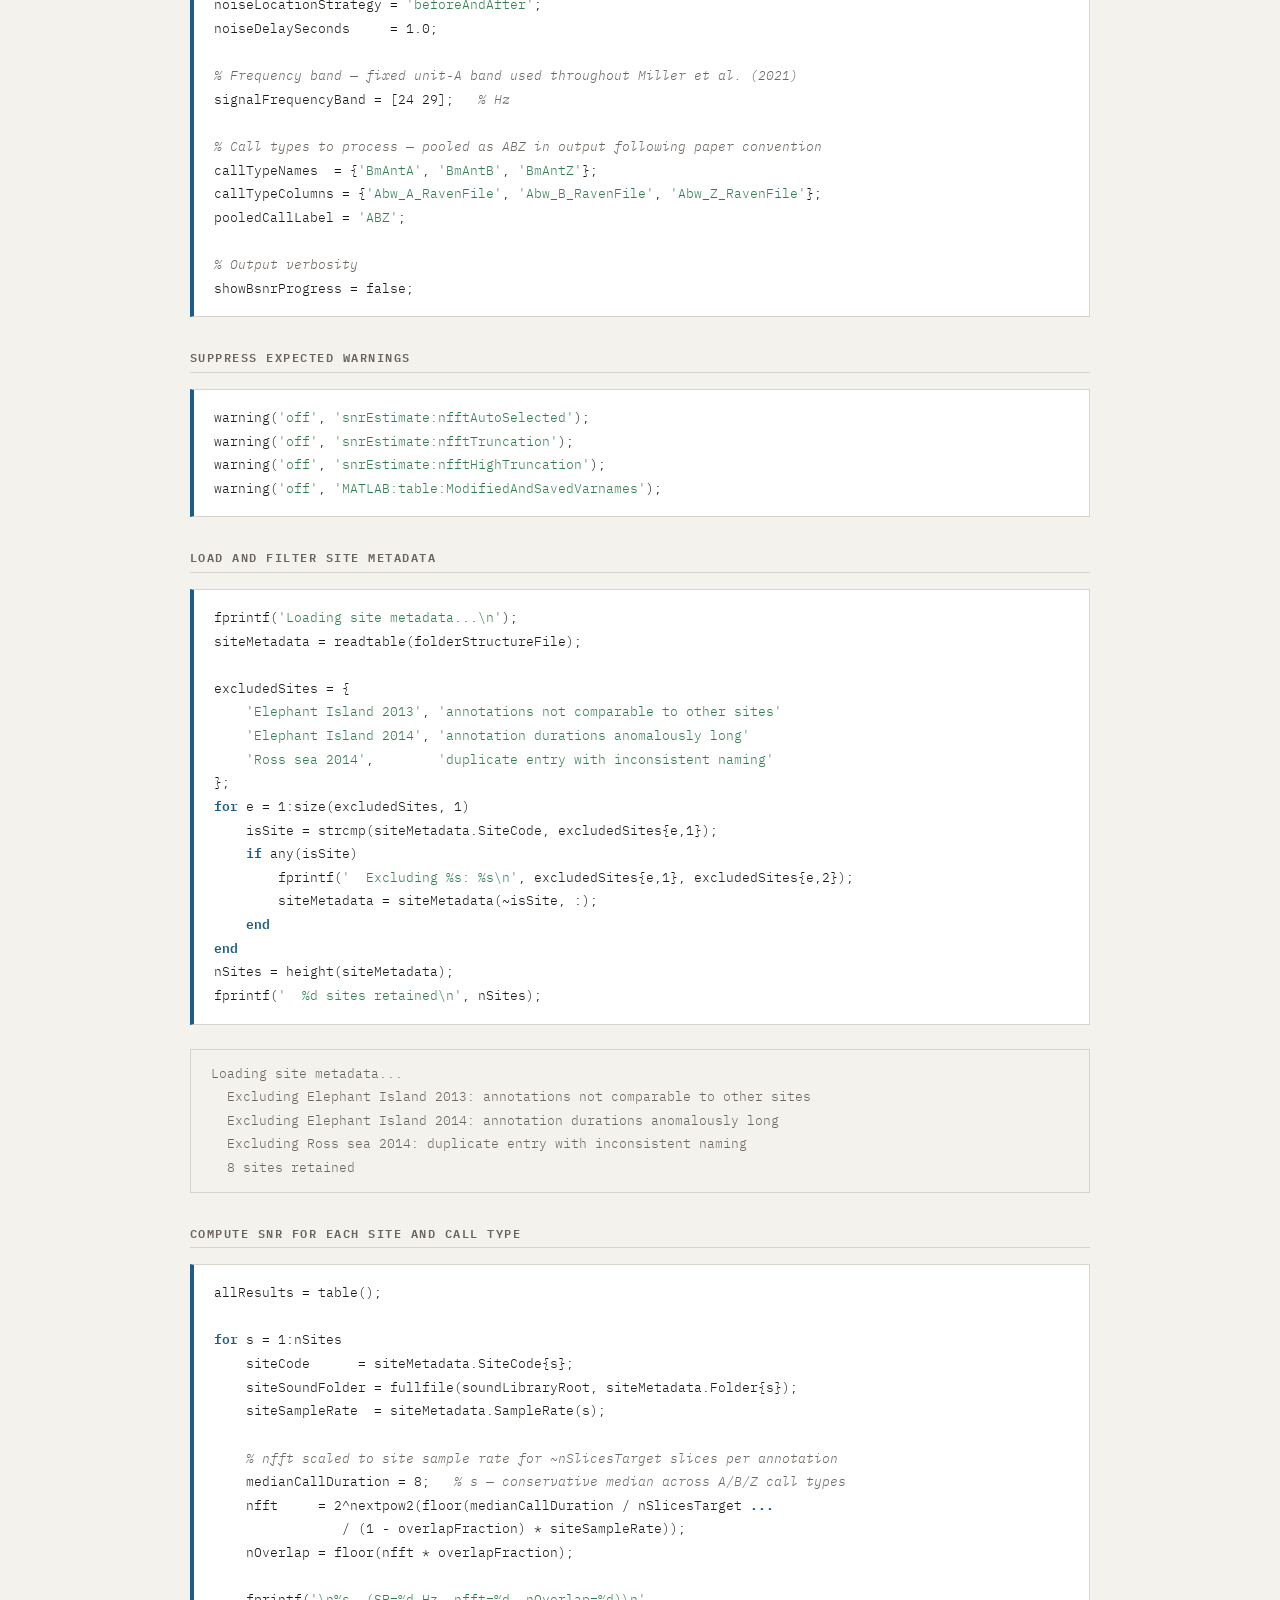
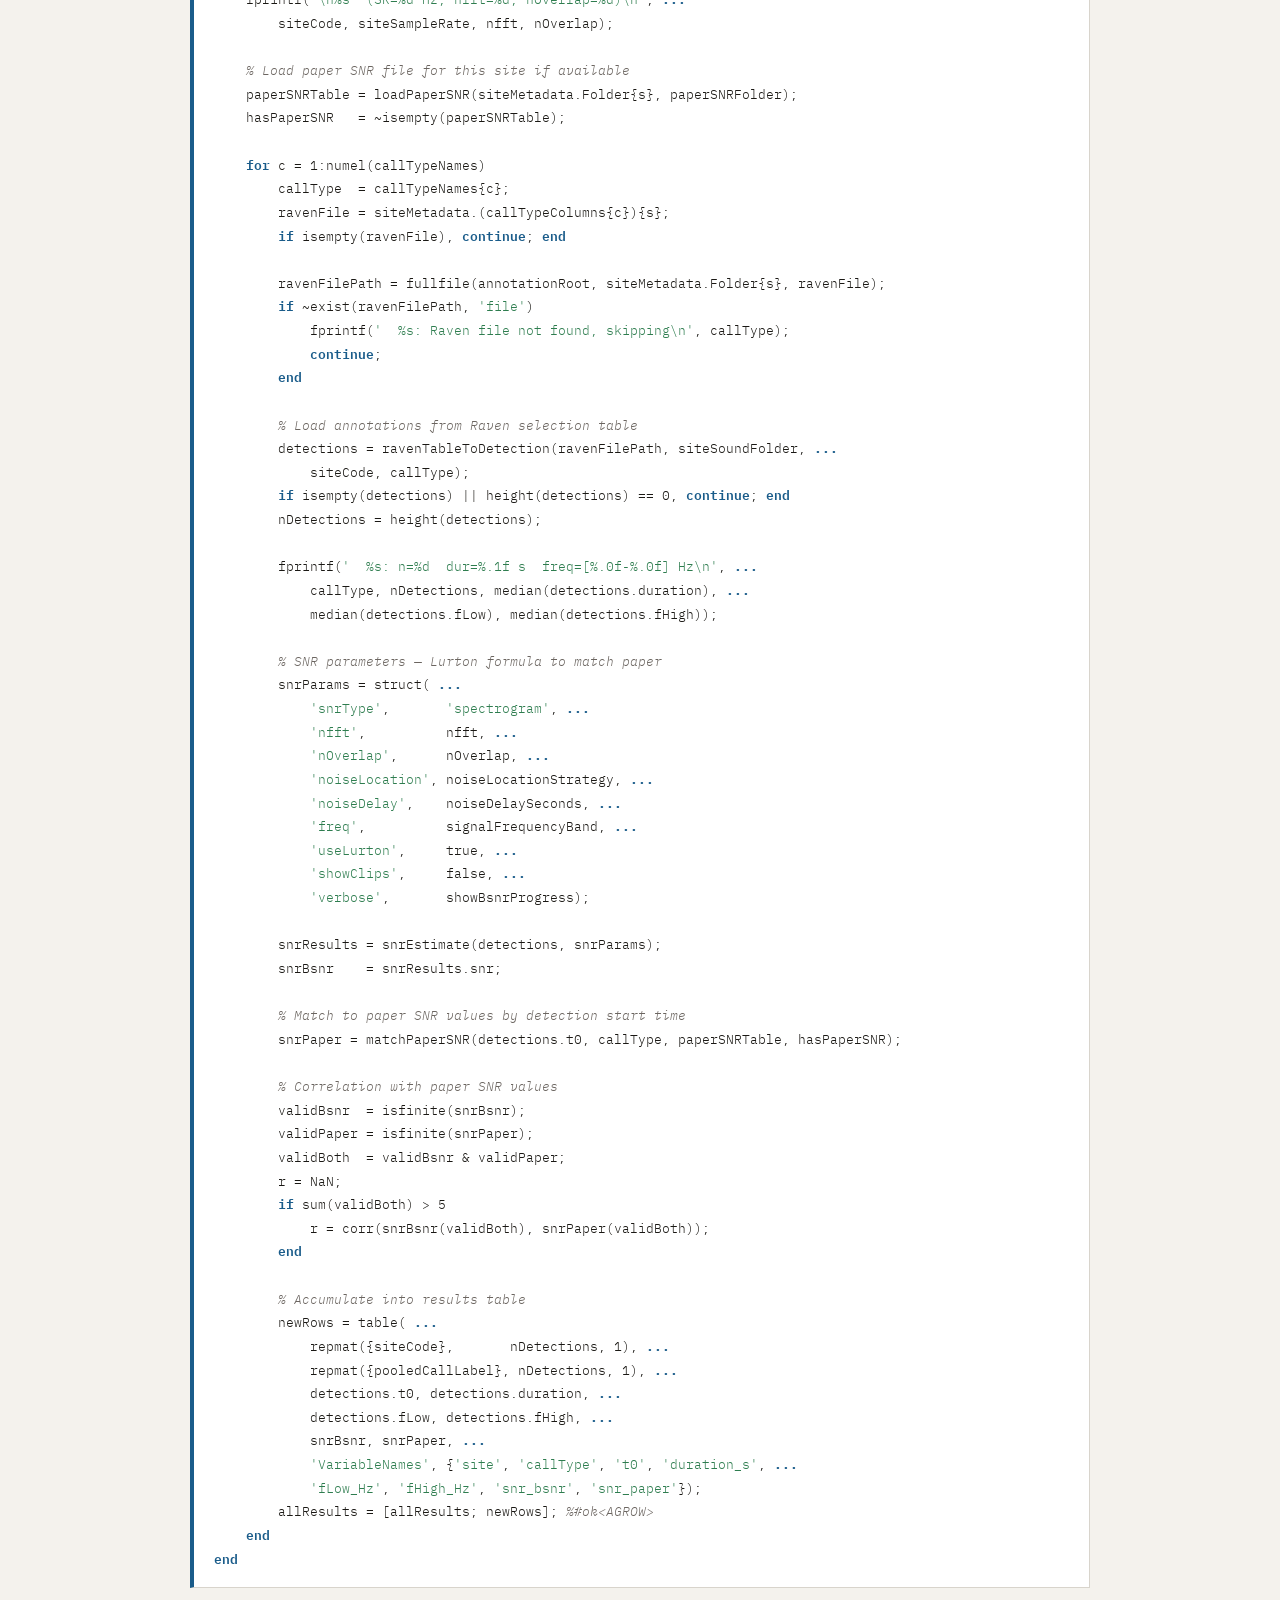
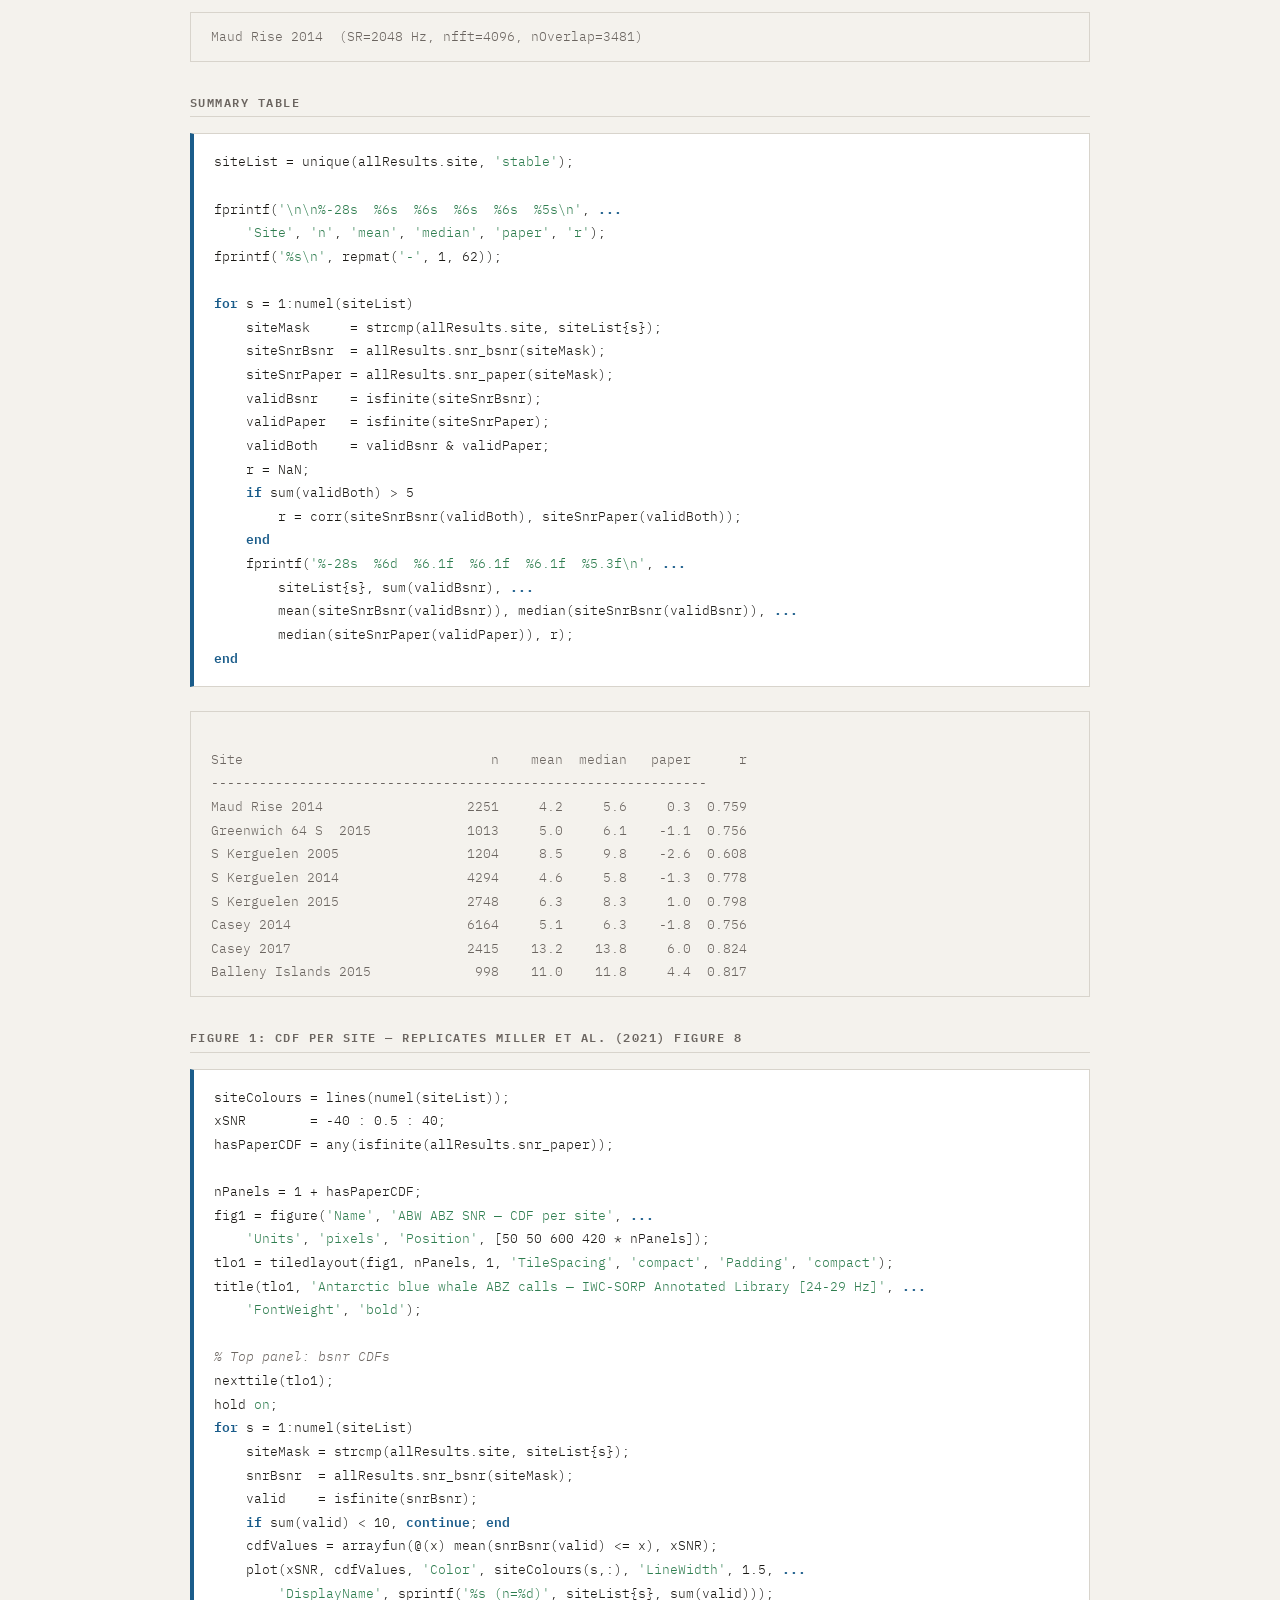
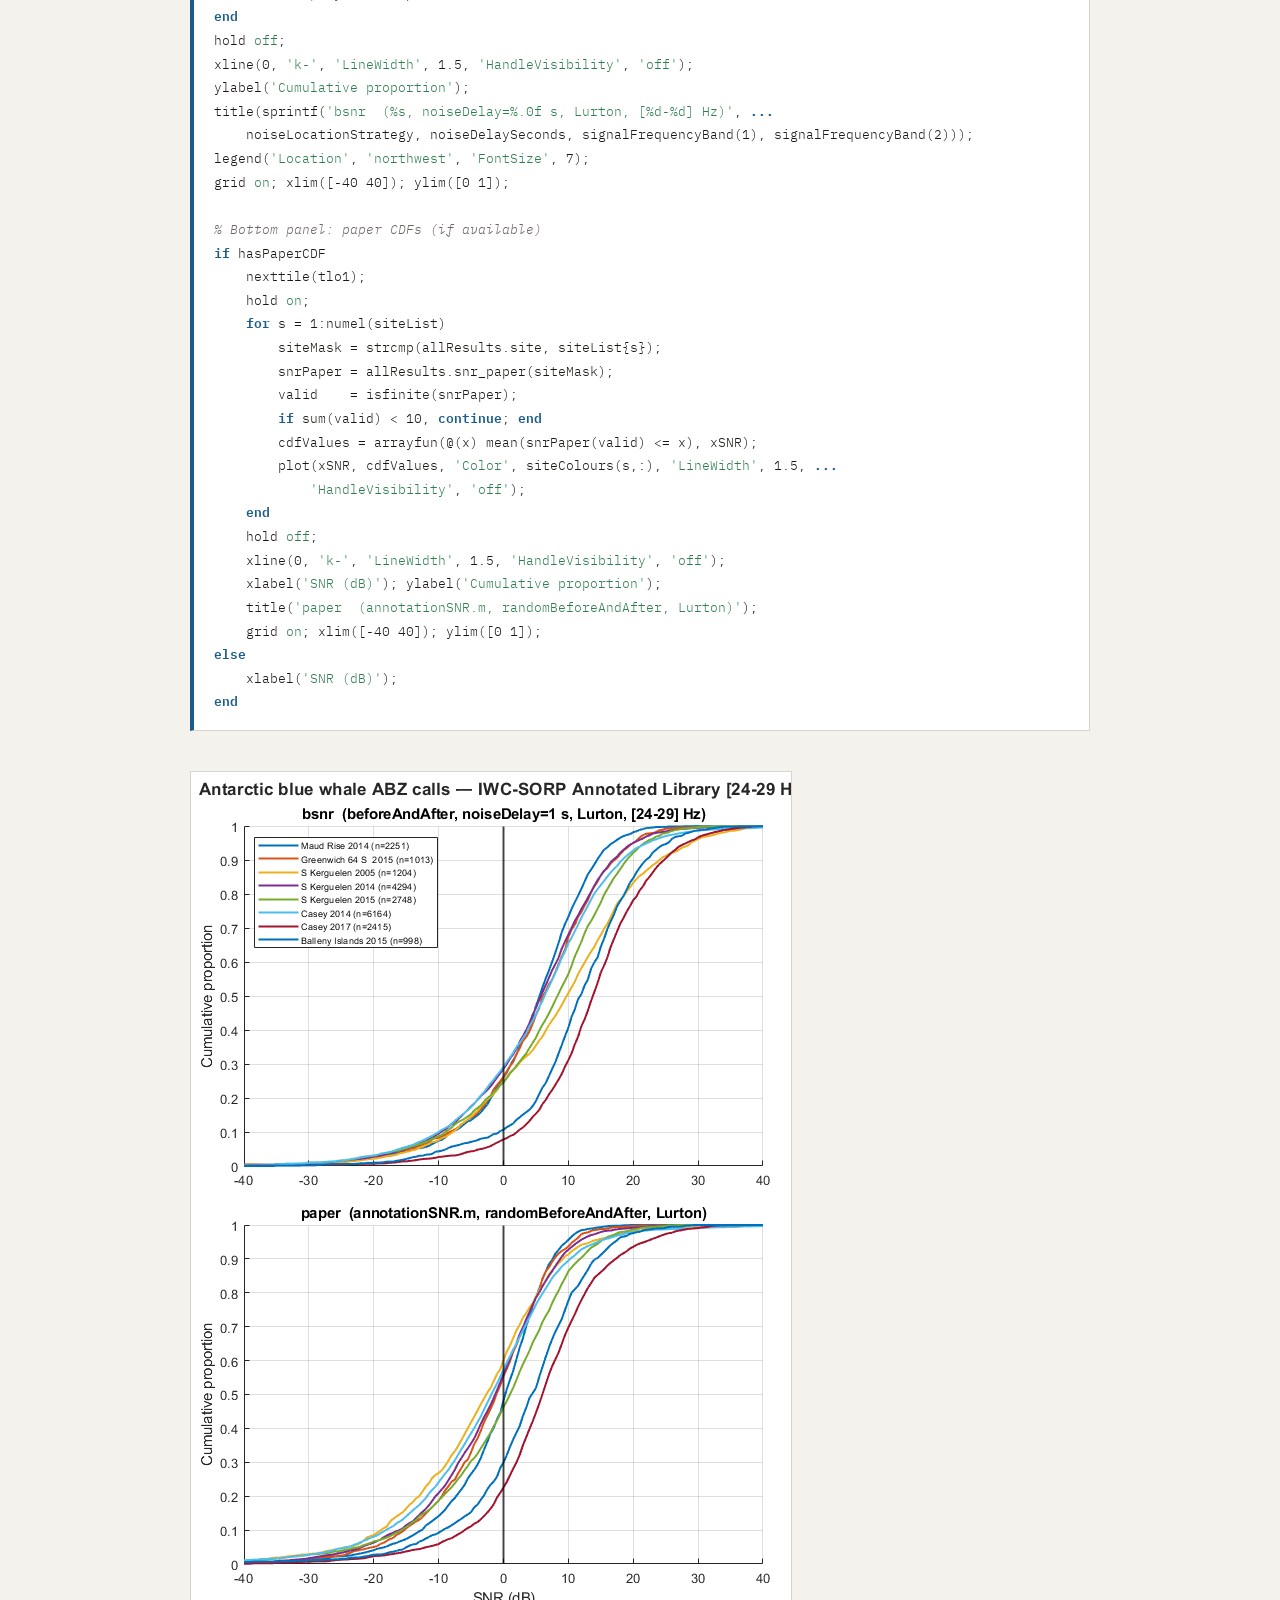
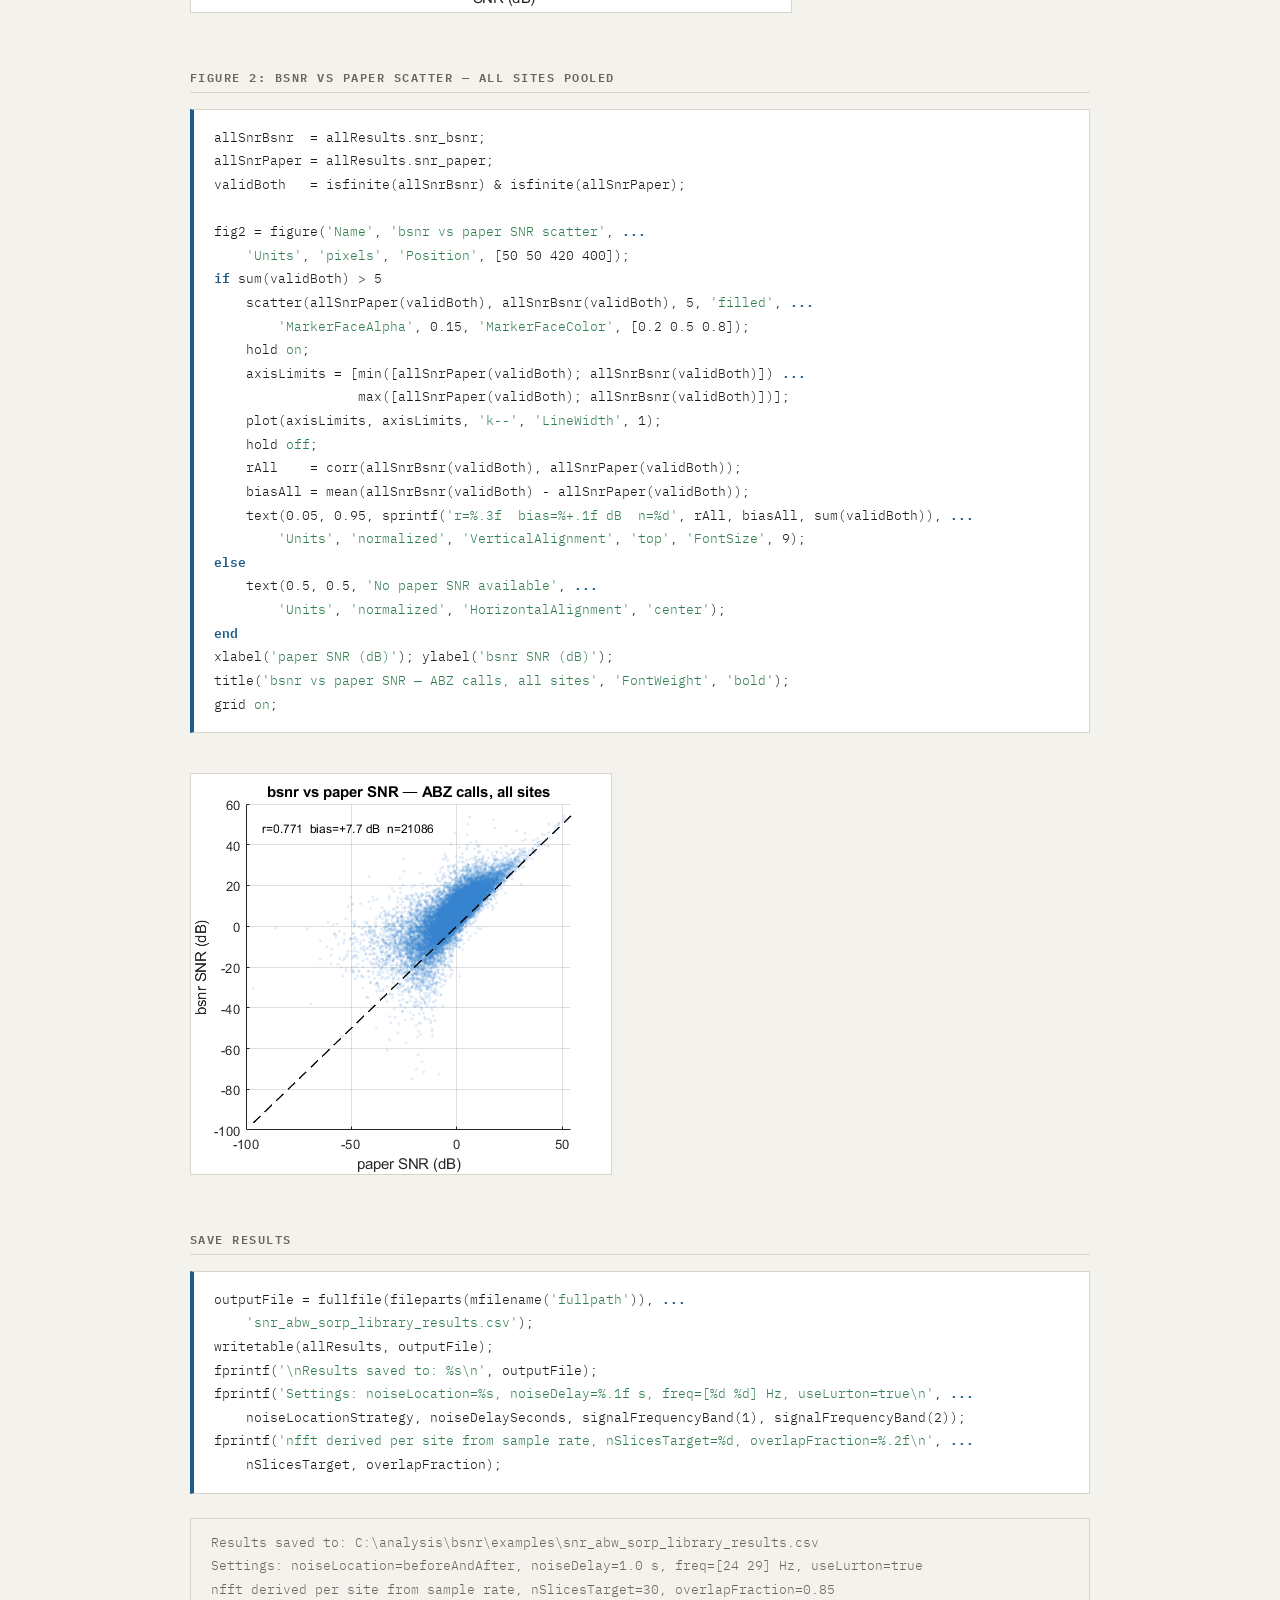
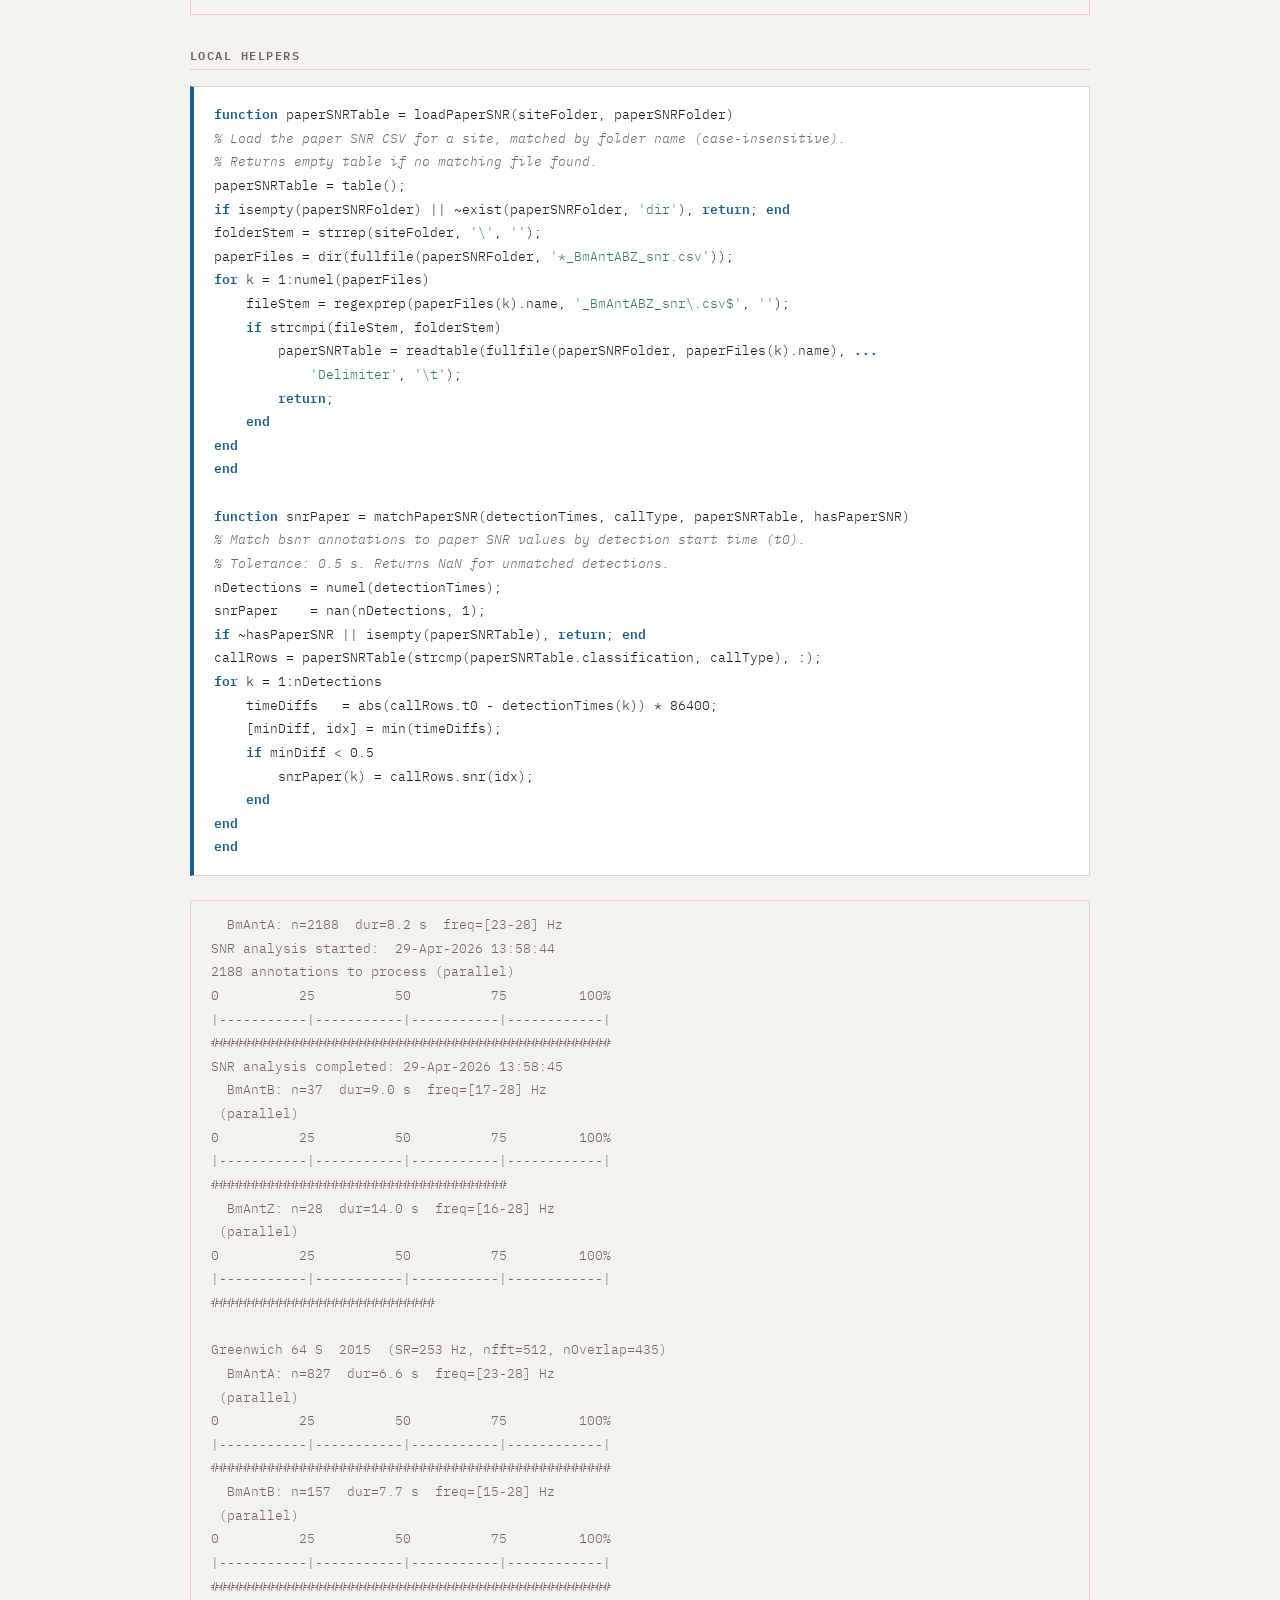
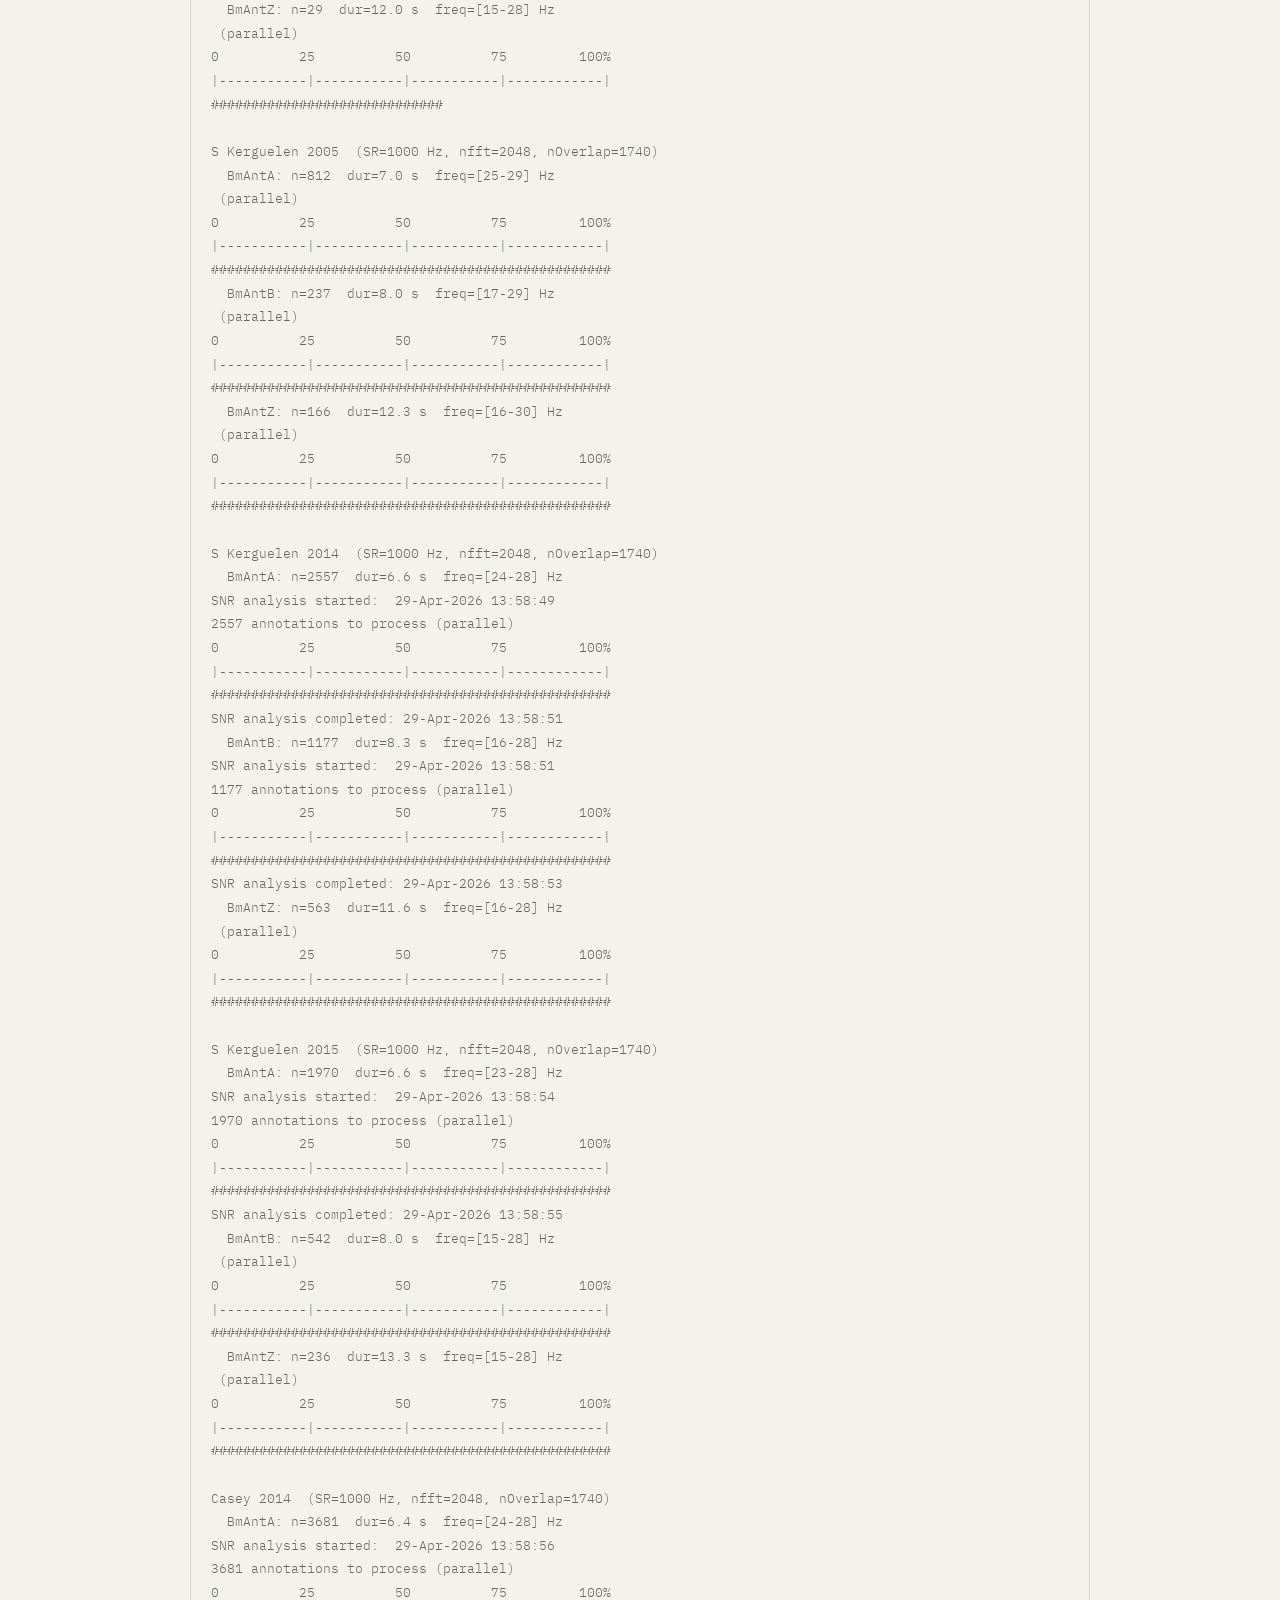
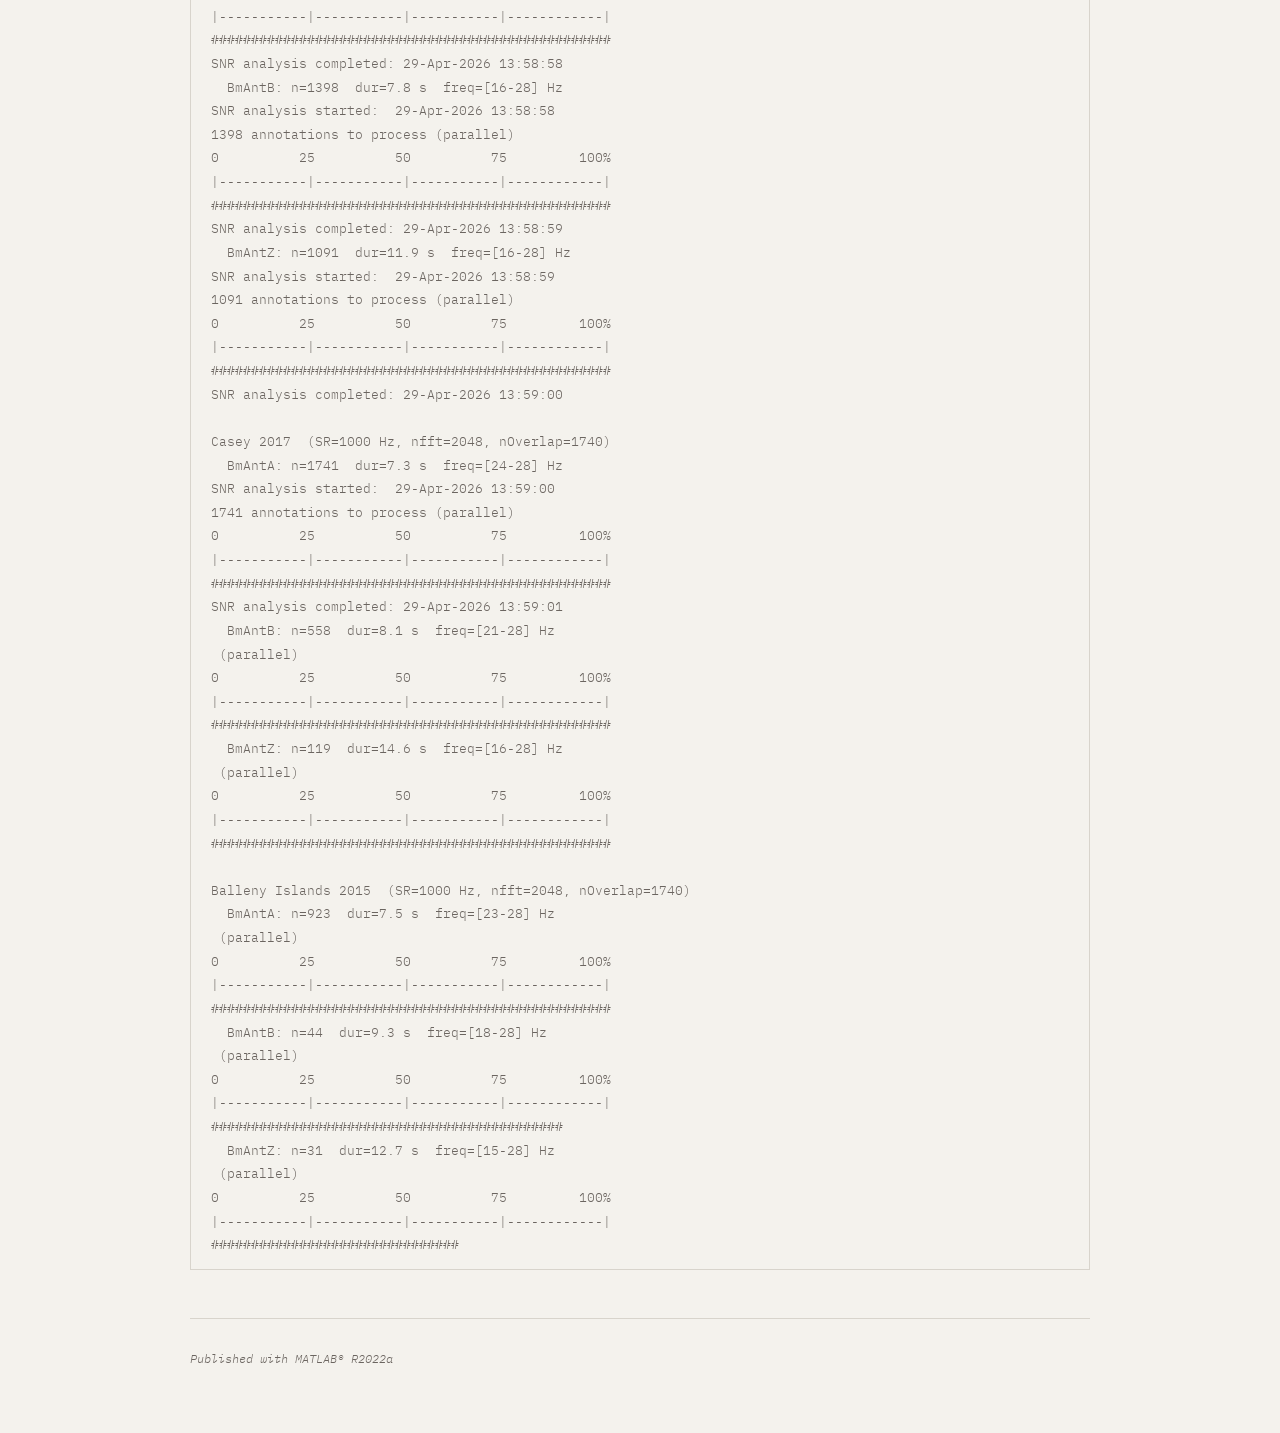
<file: docs/snr_abw_sorp_library.html>
<!DOCTYPE html
  PUBLIC "-//W3C//DTD HTML 4.01 Transitional//EN">
<html><head>
      <meta http-equiv="Content-Type" content="text/html; charset=utf-8">
   <!--
This HTML was auto-generated from MATLAB code.
To make changes, update the MATLAB code and republish this document.
      --><title>SNR of Antarctic blue whale calls &#8212; IWC-SORP Annotated Library</title><meta name="generator" content="MATLAB 9.12"><link rel="schema.DC" href="http://purl.org/dc/elements/1.1/"><meta name="DC.date" content="2026-04-29"><meta name="DC.source" content="snr_abw_sorp_library.m"><style type="text/css">
html,body,div,span,applet,object,iframe,h1,h2,h3,h4,h5,h6,p,blockquote,pre,a,abbr,acronym,address,big,cite,code,del,dfn,em,font,img,ins,kbd,q,s,samp,small,strike,strong,tt,var,b,u,i,center,dl,dt,dd,ol,ul,li,fieldset,form,label,legend,table,caption,tbody,tfoot,thead,tr,th,td{margin:0;padding:0;border:0;outline:0;font-size:100%;vertical-align:baseline;background:transparent}body{line-height:1}ol,ul{list-style:none}blockquote,q{quotes:none}blockquote:before,blockquote:after,q:before,q:after{content:'';content:none}:focus{outine:0}ins{text-decoration:none}del{text-decoration:line-through}table{border-collapse:collapse;border-spacing:0}

html { min-height:100%; margin-bottom:1px; }
html body { height:100%; margin:0px; font-family:Arial, Helvetica, sans-serif; font-size:10px; color:#000; line-height:140%; background:#fff none; overflow-y:scroll; }
html body td { vertical-align:top; text-align:left; }

h1 { padding:0px; margin:0px 0px 25px; font-family:Arial, Helvetica, sans-serif; font-size:1.5em; color:#d55000; line-height:100%; font-weight:normal; }
h2 { padding:0px; margin:0px 0px 8px; font-family:Arial, Helvetica, sans-serif; font-size:1.2em; color:#000; font-weight:bold; line-height:140%; border-bottom:1px solid #d6d4d4; display:block; }
h3 { padding:0px; margin:0px 0px 5px; font-family:Arial, Helvetica, sans-serif; font-size:1.1em; color:#000; font-weight:bold; line-height:140%; }

a { color:#005fce; text-decoration:none; }
a:hover { color:#005fce; text-decoration:underline; }
a:visited { color:#004aa0; text-decoration:none; }

p { padding:0px; margin:0px 0px 20px; }
img { padding:0px; margin:0px 0px 20px; border:none; }
p img, pre img, tt img, li img, h1 img, h2 img { margin-bottom:0px; }

ul { padding:0px; margin:0px 0px 20px 23px; list-style:square; }
ul li { padding:0px; margin:0px 0px 7px 0px; }
ul li ul { padding:5px 0px 0px; margin:0px 0px 7px 23px; }
ul li ol li { list-style:decimal; }
ol { padding:0px; margin:0px 0px 20px 0px; list-style:decimal; }
ol li { padding:0px; margin:0px 0px 7px 23px; list-style-type:decimal; }
ol li ol { padding:5px 0px 0px; margin:0px 0px 7px 0px; }
ol li ol li { list-style-type:lower-alpha; }
ol li ul { padding-top:7px; }
ol li ul li { list-style:square; }

.content { font-size:1.2em; line-height:140%; padding: 20px; }

pre, code { font-size:12px; }
tt { font-size: 1.2em; }
pre { margin:0px 0px 20px; }
pre.codeinput { padding:10px; border:1px solid #d3d3d3; background:#f7f7f7; }
pre.codeoutput { padding:10px 11px; margin:0px 0px 20px; color:#4c4c4c; }
pre.error { color:red; }

@media print { pre.codeinput, pre.codeoutput { word-wrap:break-word; width:100%; } }

span.keyword { color:#0000FF }
span.comment { color:#228B22 }
span.string { color:#A020F0 }
span.untermstring { color:#B20000 }
span.syscmd { color:#B28C00 }
span.typesection { color:#A0522D }

.footer { width:auto; padding:10px 0px; margin:25px 0px 0px; border-top:1px dotted #878787; font-size:0.8em; line-height:140%; font-style:italic; color:#878787; text-align:left; float:none; }
.footer p { margin:0px; }
.footer a { color:#878787; }
.footer a:hover { color:#878787; text-decoration:underline; }
.footer a:visited { color:#878787; }

table th { padding:7px 5px; text-align:left; vertical-align:middle; border: 1px solid #d6d4d4; font-weight:bold; }
table td { padding:7px 5px; text-align:left; vertical-align:top; border:1px solid #d6d4d4; }





  </style>
<link rel="stylesheet" href="bsnr.css">
</head><body><div class="content"><h1>SNR of Antarctic blue whale calls &#8212; IWC-SORP Annotated Library</h1><!--introduction--><p>Estimates SNR for ABW A, B, and Z calls (pooled as ABZ) across 8 sites from the IWC-SORP Annotated Library (Miller et al. 2021). CDF distributions per site replicate Figure 8 of the paper.</p><p>The original analysis used random noise window placement (randomBeforeAndAfter), which is not reproducible. This script uses fixed placement (beforeAndAfter, noiseDelay=1 s) and fixed frequency band [24-29 Hz], giving r = 0.55-0.82 vs the paper's SNR values across sites. Three sites are excluded: Elephant Island 2013 (annotations not comparable), Elephant Island 2014 (anomalously long annotation durations), and Ross Sea 2014 (duplicate entry).</p><p>REFERENCE   Miller, B.S. et al. (2021). An Open Access Dataset for Developing   Automated Detectors of Antarctic Baleen Whale Sounds.   Scientific Reports 11, 806.   <a href="https://doi.org/10.1038/s41598-020-78995-8">https://doi.org/10.1038/s41598-020-78995-8</a></p><p>DATA   Annotations and recordings: Australian Antarctic Data Centre     <a href="https://data.aad.gov.au/metadata/AcousticTrends_BlueFinLibrary">https://data.aad.gov.au/metadata/AcousticTrends_BlueFinLibrary</a>     <a href="https://doi.org/10.26179/5e6056035c01b">https://doi.org/10.26179/5e6056035c01b</a>   folderStructure.csv: part of annotated library download package   *_BmAntABZ_snr.csv: paper SNR values (not publicly available;                        set paperSNRFolder = '' to skip comparison)</p><!--/introduction--><h2>Contents</h2><div><ul><li><a href="#1">User configuration</a></li><li><a href="#2">Suppress expected warnings</a></li><li><a href="#3">Load and filter site metadata</a></li><li><a href="#4">Compute SNR for each site and call type</a></li><li><a href="#5">Summary table</a></li><li><a href="#6">Figure 1: CDF per site &#8212; replicates Miller et al. (2021) Figure 8</a></li><li><a href="#7">Figure 2: bsnr vs paper scatter &#8212; all sites pooled</a></li><li><a href="#8">Save results</a></li><li><a href="#9">Local helpers</a></li></ul></div><h2 id="1">User configuration</h2><p>Edit the paths below to match your local installation. Annotations are part of the IWC-SORP Annotated Library public download (doi:10.26179/5e6056035c01b). Recordings are available from the same DOI. Paper SNR files (*_BmAntABZ_snr.csv) are from the original project folder and are not publicly available; set paperSNRFolder = '' to skip comparison.</p><pre class="codeinput"><span class="comment">% Root folder containing site subfolders with WAV files</span>
soundLibraryRoot = <span class="string">'S:\work\annotatedLibrary\SORP\'</span>;

<span class="comment">% Root folder containing Raven selection tables</span>
<span class="comment">% (same structure as soundLibraryRoot for this dataset)</span>
annotationRoot = <span class="string">'S:\work\annotatedLibrary\SORP\'</span>;

<span class="comment">% folderStructure.csv &#8212; site metadata, part of annotated library download</span>
folderStructureFile = fullfile(annotationRoot, <span class="string">'01-Documentation'</span>, <span class="keyword">...</span>
    <span class="string">'folderStructure.csv'</span>);

<span class="comment">% Paper SNR files &#8212; from original project folder, not public download.</span>
<span class="comment">% Set to '' to skip paper comparison.</span>
paperSNRFolder = <span class="string">'S:\manuscripts\2017-annotatedLibrary\'</span>;

<span class="comment">% STFT parameters</span>
<span class="comment">% nfft is derived per site to give approximately nSlicesTarget slices per</span>
<span class="comment">% annotation at the site's sample rate. overlapFraction = 0.85 following</span>
<span class="comment">% the original annotationSNR.m display defaults.</span>
nSlicesTarget  = 30;
overlapFraction = 0.85;

<span class="comment">% Noise window &#8212; fixed placement to ensure reproducibility</span>
<span class="comment">% (original used randomBeforeAndAfter with noiseDelay=1 s)</span>
noiseLocationStrategy = <span class="string">'beforeAndAfter'</span>;
noiseDelaySeconds     = 1.0;

<span class="comment">% Frequency band &#8212; fixed unit-A band used throughout Miller et al. (2021)</span>
signalFrequencyBand = [24 29];   <span class="comment">% Hz</span>

<span class="comment">% Call types to process &#8212; pooled as ABZ in output following paper convention</span>
callTypeNames  = {<span class="string">'BmAntA'</span>, <span class="string">'BmAntB'</span>, <span class="string">'BmAntZ'</span>};
callTypeColumns = {<span class="string">'Abw_A_RavenFile'</span>, <span class="string">'Abw_B_RavenFile'</span>, <span class="string">'Abw_Z_RavenFile'</span>};
pooledCallLabel = <span class="string">'ABZ'</span>;

<span class="comment">% Output verbosity</span>
showBsnrProgress = false;
</pre><h2 id="2">Suppress expected warnings</h2><pre class="codeinput">warning(<span class="string">'off'</span>, <span class="string">'snrEstimate:nfftAutoSelected'</span>);
warning(<span class="string">'off'</span>, <span class="string">'snrEstimate:nfftTruncation'</span>);
warning(<span class="string">'off'</span>, <span class="string">'snrEstimate:nfftHighTruncation'</span>);
warning(<span class="string">'off'</span>, <span class="string">'MATLAB:table:ModifiedAndSavedVarnames'</span>);
</pre><h2 id="3">Load and filter site metadata</h2><pre class="codeinput">fprintf(<span class="string">'Loading site metadata...\n'</span>);
siteMetadata = readtable(folderStructureFile);

excludedSites = {
    <span class="string">'Elephant Island 2013'</span>, <span class="string">'annotations not comparable to other sites'</span>
    <span class="string">'Elephant Island 2014'</span>, <span class="string">'annotation durations anomalously long'</span>
    <span class="string">'Ross sea 2014'</span>,        <span class="string">'duplicate entry with inconsistent naming'</span>
};
<span class="keyword">for</span> e = 1:size(excludedSites, 1)
    isSite = strcmp(siteMetadata.SiteCode, excludedSites{e,1});
    <span class="keyword">if</span> any(isSite)
        fprintf(<span class="string">'  Excluding %s: %s\n'</span>, excludedSites{e,1}, excludedSites{e,2});
        siteMetadata = siteMetadata(~isSite, :);
    <span class="keyword">end</span>
<span class="keyword">end</span>
nSites = height(siteMetadata);
fprintf(<span class="string">'  %d sites retained\n'</span>, nSites);
</pre><pre class="codeoutput">Loading site metadata...
  Excluding Elephant Island 2013: annotations not comparable to other sites
  Excluding Elephant Island 2014: annotation durations anomalously long
  Excluding Ross sea 2014: duplicate entry with inconsistent naming
  8 sites retained
</pre><h2 id="4">Compute SNR for each site and call type</h2><pre class="codeinput">allResults = table();

<span class="keyword">for</span> s = 1:nSites
    siteCode      = siteMetadata.SiteCode{s};
    siteSoundFolder = fullfile(soundLibraryRoot, siteMetadata.Folder{s});
    siteSampleRate  = siteMetadata.SampleRate(s);

    <span class="comment">% nfft scaled to site sample rate for ~nSlicesTarget slices per annotation</span>
    medianCallDuration = 8;   <span class="comment">% s &#8212; conservative median across A/B/Z call types</span>
    nfft     = 2^nextpow2(floor(medianCallDuration / nSlicesTarget <span class="keyword">...</span>
                / (1 - overlapFraction) * siteSampleRate));
    nOverlap = floor(nfft * overlapFraction);

    fprintf(<span class="string">'\n%s  (SR=%d Hz, nfft=%d, nOverlap=%d)\n'</span>, <span class="keyword">...</span>
        siteCode, siteSampleRate, nfft, nOverlap);

    <span class="comment">% Load paper SNR file for this site if available</span>
    paperSNRTable = loadPaperSNR(siteMetadata.Folder{s}, paperSNRFolder);
    hasPaperSNR   = ~isempty(paperSNRTable);

    <span class="keyword">for</span> c = 1:numel(callTypeNames)
        callType  = callTypeNames{c};
        ravenFile = siteMetadata.(callTypeColumns{c}){s};
        <span class="keyword">if</span> isempty(ravenFile), <span class="keyword">continue</span>; <span class="keyword">end</span>

        ravenFilePath = fullfile(annotationRoot, siteMetadata.Folder{s}, ravenFile);
        <span class="keyword">if</span> ~exist(ravenFilePath, <span class="string">'file'</span>)
            fprintf(<span class="string">'  %s: Raven file not found, skipping\n'</span>, callType);
            <span class="keyword">continue</span>;
        <span class="keyword">end</span>

        <span class="comment">% Load annotations from Raven selection table</span>
        detections = ravenTableToDetection(ravenFilePath, siteSoundFolder, <span class="keyword">...</span>
            siteCode, callType);
        <span class="keyword">if</span> isempty(detections) || height(detections) == 0, <span class="keyword">continue</span>; <span class="keyword">end</span>
        nDetections = height(detections);

        fprintf(<span class="string">'  %s: n=%d  dur=%.1f s  freq=[%.0f-%.0f] Hz\n'</span>, <span class="keyword">...</span>
            callType, nDetections, median(detections.duration), <span class="keyword">...</span>
            median(detections.fLow), median(detections.fHigh));

        <span class="comment">% SNR parameters &#8212; Lurton formula to match paper</span>
        snrParams = struct( <span class="keyword">...</span>
            <span class="string">'snrType'</span>,       <span class="string">'spectrogram'</span>, <span class="keyword">...</span>
            <span class="string">'nfft'</span>,          nfft, <span class="keyword">...</span>
            <span class="string">'nOverlap'</span>,      nOverlap, <span class="keyword">...</span>
            <span class="string">'noiseLocation'</span>, noiseLocationStrategy, <span class="keyword">...</span>
            <span class="string">'noiseDelay'</span>,    noiseDelaySeconds, <span class="keyword">...</span>
            <span class="string">'freq'</span>,          signalFrequencyBand, <span class="keyword">...</span>
            <span class="string">'useLurton'</span>,     true, <span class="keyword">...</span>
            <span class="string">'showClips'</span>,     false, <span class="keyword">...</span>
            <span class="string">'verbose'</span>,       showBsnrProgress);

        snrResults = snrEstimate(detections, snrParams);
        snrBsnr    = snrResults.snr;

        <span class="comment">% Match to paper SNR values by detection start time</span>
        snrPaper = matchPaperSNR(detections.t0, callType, paperSNRTable, hasPaperSNR);

        <span class="comment">% Correlation with paper SNR values</span>
        validBsnr  = isfinite(snrBsnr);
        validPaper = isfinite(snrPaper);
        validBoth  = validBsnr &amp; validPaper;
        r = NaN;
        <span class="keyword">if</span> sum(validBoth) &gt; 5
            r = corr(snrBsnr(validBoth), snrPaper(validBoth));
        <span class="keyword">end</span>

        <span class="comment">% Accumulate into results table</span>
        newRows = table( <span class="keyword">...</span>
            repmat({siteCode},       nDetections, 1), <span class="keyword">...</span>
            repmat({pooledCallLabel}, nDetections, 1), <span class="keyword">...</span>
            detections.t0, detections.duration, <span class="keyword">...</span>
            detections.fLow, detections.fHigh, <span class="keyword">...</span>
            snrBsnr, snrPaper, <span class="keyword">...</span>
            <span class="string">'VariableNames'</span>, {<span class="string">'site'</span>, <span class="string">'callType'</span>, <span class="string">'t0'</span>, <span class="string">'duration_s'</span>, <span class="keyword">...</span>
            <span class="string">'fLow_Hz'</span>, <span class="string">'fHigh_Hz'</span>, <span class="string">'snr_bsnr'</span>, <span class="string">'snr_paper'</span>});
        allResults = [allResults; newRows]; <span class="comment">%#ok&lt;AGROW&gt;</span>
    <span class="keyword">end</span>
<span class="keyword">end</span>
</pre><pre class="codeoutput">
Maud Rise 2014  (SR=2048 Hz, nfft=4096, nOverlap=3481)
</pre><h2 id="5">Summary table</h2><pre class="codeinput">siteList = unique(allResults.site, <span class="string">'stable'</span>);

fprintf(<span class="string">'\n\n%-28s  %6s  %6s  %6s  %6s  %5s\n'</span>, <span class="keyword">...</span>
    <span class="string">'Site'</span>, <span class="string">'n'</span>, <span class="string">'mean'</span>, <span class="string">'median'</span>, <span class="string">'paper'</span>, <span class="string">'r'</span>);
fprintf(<span class="string">'%s\n'</span>, repmat(<span class="string">'-'</span>, 1, 62));

<span class="keyword">for</span> s = 1:numel(siteList)
    siteMask     = strcmp(allResults.site, siteList{s});
    siteSnrBsnr  = allResults.snr_bsnr(siteMask);
    siteSnrPaper = allResults.snr_paper(siteMask);
    validBsnr    = isfinite(siteSnrBsnr);
    validPaper   = isfinite(siteSnrPaper);
    validBoth    = validBsnr &amp; validPaper;
    r = NaN;
    <span class="keyword">if</span> sum(validBoth) &gt; 5
        r = corr(siteSnrBsnr(validBoth), siteSnrPaper(validBoth));
    <span class="keyword">end</span>
    fprintf(<span class="string">'%-28s  %6d  %6.1f  %6.1f  %6.1f  %5.3f\n'</span>, <span class="keyword">...</span>
        siteList{s}, sum(validBsnr), <span class="keyword">...</span>
        mean(siteSnrBsnr(validBsnr)), median(siteSnrBsnr(validBsnr)), <span class="keyword">...</span>
        median(siteSnrPaper(validPaper)), r);
<span class="keyword">end</span>
</pre><pre class="codeoutput">

Site                               n    mean  median   paper      r
--------------------------------------------------------------
Maud Rise 2014                  2251     4.2     5.6     0.3  0.759
Greenwich 64 S  2015            1013     5.0     6.1    -1.1  0.756
S Kerguelen 2005                1204     8.5     9.8    -2.6  0.608
S Kerguelen 2014                4294     4.6     5.8    -1.3  0.778
S Kerguelen 2015                2748     6.3     8.3     1.0  0.798
Casey 2014                      6164     5.1     6.3    -1.8  0.756
Casey 2017                      2415    13.2    13.8     6.0  0.824
Balleny Islands 2015             998    11.0    11.8     4.4  0.817
</pre><h2 id="6">Figure 1: CDF per site &#8212; replicates Miller et al. (2021) Figure 8</h2><pre class="codeinput">siteColours = lines(numel(siteList));
xSNR        = -40 : 0.5 : 40;
hasPaperCDF = any(isfinite(allResults.snr_paper));

nPanels = 1 + hasPaperCDF;
fig1 = figure(<span class="string">'Name'</span>, <span class="string">'ABW ABZ SNR &#8212; CDF per site'</span>, <span class="keyword">...</span>
    <span class="string">'Units'</span>, <span class="string">'pixels'</span>, <span class="string">'Position'</span>, [50 50 600 420 * nPanels]);
tlo1 = tiledlayout(fig1, nPanels, 1, <span class="string">'TileSpacing'</span>, <span class="string">'compact'</span>, <span class="string">'Padding'</span>, <span class="string">'compact'</span>);
title(tlo1, <span class="string">'Antarctic blue whale ABZ calls &#8212; IWC-SORP Annotated Library [24-29 Hz]'</span>, <span class="keyword">...</span>
    <span class="string">'FontWeight'</span>, <span class="string">'bold'</span>);

<span class="comment">% Top panel: bsnr CDFs</span>
nexttile(tlo1);
hold <span class="string">on</span>;
<span class="keyword">for</span> s = 1:numel(siteList)
    siteMask = strcmp(allResults.site, siteList{s});
    snrBsnr  = allResults.snr_bsnr(siteMask);
    valid    = isfinite(snrBsnr);
    <span class="keyword">if</span> sum(valid) &lt; 10, <span class="keyword">continue</span>; <span class="keyword">end</span>
    cdfValues = arrayfun(@(x) mean(snrBsnr(valid) &lt;= x), xSNR);
    plot(xSNR, cdfValues, <span class="string">'Color'</span>, siteColours(s,:), <span class="string">'LineWidth'</span>, 1.5, <span class="keyword">...</span>
        <span class="string">'DisplayName'</span>, sprintf(<span class="string">'%s (n=%d)'</span>, siteList{s}, sum(valid)));
<span class="keyword">end</span>
hold <span class="string">off</span>;
xline(0, <span class="string">'k-'</span>, <span class="string">'LineWidth'</span>, 1.5, <span class="string">'HandleVisibility'</span>, <span class="string">'off'</span>);
ylabel(<span class="string">'Cumulative proportion'</span>);
title(sprintf(<span class="string">'bsnr  (%s, noiseDelay=%.0f s, Lurton, [%d-%d] Hz)'</span>, <span class="keyword">...</span>
    noiseLocationStrategy, noiseDelaySeconds, signalFrequencyBand(1), signalFrequencyBand(2)));
legend(<span class="string">'Location'</span>, <span class="string">'northwest'</span>, <span class="string">'FontSize'</span>, 7);
grid <span class="string">on</span>; xlim([-40 40]); ylim([0 1]);

<span class="comment">% Bottom panel: paper CDFs (if available)</span>
<span class="keyword">if</span> hasPaperCDF
    nexttile(tlo1);
    hold <span class="string">on</span>;
    <span class="keyword">for</span> s = 1:numel(siteList)
        siteMask = strcmp(allResults.site, siteList{s});
        snrPaper = allResults.snr_paper(siteMask);
        valid    = isfinite(snrPaper);
        <span class="keyword">if</span> sum(valid) &lt; 10, <span class="keyword">continue</span>; <span class="keyword">end</span>
        cdfValues = arrayfun(@(x) mean(snrPaper(valid) &lt;= x), xSNR);
        plot(xSNR, cdfValues, <span class="string">'Color'</span>, siteColours(s,:), <span class="string">'LineWidth'</span>, 1.5, <span class="keyword">...</span>
            <span class="string">'HandleVisibility'</span>, <span class="string">'off'</span>);
    <span class="keyword">end</span>
    hold <span class="string">off</span>;
    xline(0, <span class="string">'k-'</span>, <span class="string">'LineWidth'</span>, 1.5, <span class="string">'HandleVisibility'</span>, <span class="string">'off'</span>);
    xlabel(<span class="string">'SNR (dB)'</span>); ylabel(<span class="string">'Cumulative proportion'</span>);
    title(<span class="string">'paper  (annotationSNR.m, randomBeforeAndAfter, Lurton)'</span>);
    grid <span class="string">on</span>; xlim([-40 40]); ylim([0 1]);
<span class="keyword">else</span>
    xlabel(<span class="string">'SNR (dB)'</span>);
<span class="keyword">end</span>
</pre><img vspace="5" hspace="5" src="snr_abw_sorp_library_01.png" alt=""> <h2 id="7">Figure 2: bsnr vs paper scatter &#8212; all sites pooled</h2><pre class="codeinput">allSnrBsnr  = allResults.snr_bsnr;
allSnrPaper = allResults.snr_paper;
validBoth   = isfinite(allSnrBsnr) &amp; isfinite(allSnrPaper);

fig2 = figure(<span class="string">'Name'</span>, <span class="string">'bsnr vs paper SNR scatter'</span>, <span class="keyword">...</span>
    <span class="string">'Units'</span>, <span class="string">'pixels'</span>, <span class="string">'Position'</span>, [50 50 420 400]);
<span class="keyword">if</span> sum(validBoth) &gt; 5
    scatter(allSnrPaper(validBoth), allSnrBsnr(validBoth), 5, <span class="string">'filled'</span>, <span class="keyword">...</span>
        <span class="string">'MarkerFaceAlpha'</span>, 0.15, <span class="string">'MarkerFaceColor'</span>, [0.2 0.5 0.8]);
    hold <span class="string">on</span>;
    axisLimits = [min([allSnrPaper(validBoth); allSnrBsnr(validBoth)]) <span class="keyword">...</span>
                  max([allSnrPaper(validBoth); allSnrBsnr(validBoth)])];
    plot(axisLimits, axisLimits, <span class="string">'k--'</span>, <span class="string">'LineWidth'</span>, 1);
    hold <span class="string">off</span>;
    rAll    = corr(allSnrBsnr(validBoth), allSnrPaper(validBoth));
    biasAll = mean(allSnrBsnr(validBoth) - allSnrPaper(validBoth));
    text(0.05, 0.95, sprintf(<span class="string">'r=%.3f  bias=%+.1f dB  n=%d'</span>, rAll, biasAll, sum(validBoth)), <span class="keyword">...</span>
        <span class="string">'Units'</span>, <span class="string">'normalized'</span>, <span class="string">'VerticalAlignment'</span>, <span class="string">'top'</span>, <span class="string">'FontSize'</span>, 9);
<span class="keyword">else</span>
    text(0.5, 0.5, <span class="string">'No paper SNR available'</span>, <span class="keyword">...</span>
        <span class="string">'Units'</span>, <span class="string">'normalized'</span>, <span class="string">'HorizontalAlignment'</span>, <span class="string">'center'</span>);
<span class="keyword">end</span>
xlabel(<span class="string">'paper SNR (dB)'</span>); ylabel(<span class="string">'bsnr SNR (dB)'</span>);
title(<span class="string">'bsnr vs paper SNR &#8212; ABZ calls, all sites'</span>, <span class="string">'FontWeight'</span>, <span class="string">'bold'</span>);
grid <span class="string">on</span>;
</pre><img vspace="5" hspace="5" src="snr_abw_sorp_library_02.png" alt=""> <h2 id="8">Save results</h2><pre class="codeinput">outputFile = fullfile(fileparts(mfilename(<span class="string">'fullpath'</span>)), <span class="keyword">...</span>
    <span class="string">'snr_abw_sorp_library_results.csv'</span>);
writetable(allResults, outputFile);
fprintf(<span class="string">'\nResults saved to: %s\n'</span>, outputFile);
fprintf(<span class="string">'Settings: noiseLocation=%s, noiseDelay=%.1f s, freq=[%d %d] Hz, useLurton=true\n'</span>, <span class="keyword">...</span>
    noiseLocationStrategy, noiseDelaySeconds, signalFrequencyBand(1), signalFrequencyBand(2));
fprintf(<span class="string">'nfft derived per site from sample rate, nSlicesTarget=%d, overlapFraction=%.2f\n'</span>, <span class="keyword">...</span>
    nSlicesTarget, overlapFraction);
</pre><pre class="codeoutput">
Results saved to: C:\analysis\bsnr\examples\snr_abw_sorp_library_results.csv
Settings: noiseLocation=beforeAndAfter, noiseDelay=1.0 s, freq=[24 29] Hz, useLurton=true
nfft derived per site from sample rate, nSlicesTarget=30, overlapFraction=0.85
</pre><h2 id="9">Local helpers</h2><pre class="codeinput"><span class="keyword">function</span> paperSNRTable = loadPaperSNR(siteFolder, paperSNRFolder)
<span class="comment">% Load the paper SNR CSV for a site, matched by folder name (case-insensitive).</span>
<span class="comment">% Returns empty table if no matching file found.</span>
paperSNRTable = table();
<span class="keyword">if</span> isempty(paperSNRFolder) || ~exist(paperSNRFolder, <span class="string">'dir'</span>), <span class="keyword">return</span>; <span class="keyword">end</span>
folderStem = strrep(siteFolder, <span class="string">'\'</span>, <span class="string">''</span>);
paperFiles = dir(fullfile(paperSNRFolder, <span class="string">'*_BmAntABZ_snr.csv'</span>));
<span class="keyword">for</span> k = 1:numel(paperFiles)
    fileStem = regexprep(paperFiles(k).name, <span class="string">'_BmAntABZ_snr\.csv$'</span>, <span class="string">''</span>);
    <span class="keyword">if</span> strcmpi(fileStem, folderStem)
        paperSNRTable = readtable(fullfile(paperSNRFolder, paperFiles(k).name), <span class="keyword">...</span>
            <span class="string">'Delimiter'</span>, <span class="string">'\t'</span>);
        <span class="keyword">return</span>;
    <span class="keyword">end</span>
<span class="keyword">end</span>
<span class="keyword">end</span>

<span class="keyword">function</span> snrPaper = matchPaperSNR(detectionTimes, callType, paperSNRTable, hasPaperSNR)
<span class="comment">% Match bsnr annotations to paper SNR values by detection start time (t0).</span>
<span class="comment">% Tolerance: 0.5 s. Returns NaN for unmatched detections.</span>
nDetections = numel(detectionTimes);
snrPaper    = nan(nDetections, 1);
<span class="keyword">if</span> ~hasPaperSNR || isempty(paperSNRTable), <span class="keyword">return</span>; <span class="keyword">end</span>
callRows = paperSNRTable(strcmp(paperSNRTable.classification, callType), :);
<span class="keyword">for</span> k = 1:nDetections
    timeDiffs   = abs(callRows.t0 - detectionTimes(k)) * 86400;
    [minDiff, idx] = min(timeDiffs);
    <span class="keyword">if</span> minDiff &lt; 0.5
        snrPaper(k) = callRows.snr(idx);
    <span class="keyword">end</span>
<span class="keyword">end</span>
<span class="keyword">end</span>
</pre><pre class="codeoutput">  BmAntA: n=2188  dur=8.2 s  freq=[23-28] Hz
SNR analysis started:  29-Apr-2026 13:58:44
2188 annotations to process (parallel)
0          25          50          75         100%
|-----------|-----------|-----------|------------|
##################################################
SNR analysis completed: 29-Apr-2026 13:58:45
  BmAntB: n=37  dur=9.0 s  freq=[17-28] Hz
 (parallel)
0          25          50          75         100%
|-----------|-----------|-----------|------------|
#####################################
  BmAntZ: n=28  dur=14.0 s  freq=[16-28] Hz
 (parallel)
0          25          50          75         100%
|-----------|-----------|-----------|------------|
############################

Greenwich 64 S  2015  (SR=253 Hz, nfft=512, nOverlap=435)
  BmAntA: n=827  dur=6.6 s  freq=[23-28] Hz
 (parallel)
0          25          50          75         100%
|-----------|-----------|-----------|------------|
##################################################
  BmAntB: n=157  dur=7.7 s  freq=[15-28] Hz
 (parallel)
0          25          50          75         100%
|-----------|-----------|-----------|------------|
##################################################
  BmAntZ: n=29  dur=12.0 s  freq=[15-28] Hz
 (parallel)
0          25          50          75         100%
|-----------|-----------|-----------|------------|
#############################

S Kerguelen 2005  (SR=1000 Hz, nfft=2048, nOverlap=1740)
  BmAntA: n=812  dur=7.0 s  freq=[25-29] Hz
 (parallel)
0          25          50          75         100%
|-----------|-----------|-----------|------------|
##################################################
  BmAntB: n=237  dur=8.0 s  freq=[17-29] Hz
 (parallel)
0          25          50          75         100%
|-----------|-----------|-----------|------------|
##################################################
  BmAntZ: n=166  dur=12.3 s  freq=[16-30] Hz
 (parallel)
0          25          50          75         100%
|-----------|-----------|-----------|------------|
##################################################

S Kerguelen 2014  (SR=1000 Hz, nfft=2048, nOverlap=1740)
  BmAntA: n=2557  dur=6.6 s  freq=[24-28] Hz
SNR analysis started:  29-Apr-2026 13:58:49
2557 annotations to process (parallel)
0          25          50          75         100%
|-----------|-----------|-----------|------------|
##################################################
SNR analysis completed: 29-Apr-2026 13:58:51
  BmAntB: n=1177  dur=8.3 s  freq=[16-28] Hz
SNR analysis started:  29-Apr-2026 13:58:51
1177 annotations to process (parallel)
0          25          50          75         100%
|-----------|-----------|-----------|------------|
##################################################
SNR analysis completed: 29-Apr-2026 13:58:53
  BmAntZ: n=563  dur=11.6 s  freq=[16-28] Hz
 (parallel)
0          25          50          75         100%
|-----------|-----------|-----------|------------|
##################################################

S Kerguelen 2015  (SR=1000 Hz, nfft=2048, nOverlap=1740)
  BmAntA: n=1970  dur=6.6 s  freq=[23-28] Hz
SNR analysis started:  29-Apr-2026 13:58:54
1970 annotations to process (parallel)
0          25          50          75         100%
|-----------|-----------|-----------|------------|
##################################################
SNR analysis completed: 29-Apr-2026 13:58:55
  BmAntB: n=542  dur=8.0 s  freq=[15-28] Hz
 (parallel)
0          25          50          75         100%
|-----------|-----------|-----------|------------|
##################################################
  BmAntZ: n=236  dur=13.3 s  freq=[15-28] Hz
 (parallel)
0          25          50          75         100%
|-----------|-----------|-----------|------------|
##################################################

Casey 2014  (SR=1000 Hz, nfft=2048, nOverlap=1740)
  BmAntA: n=3681  dur=6.4 s  freq=[24-28] Hz
SNR analysis started:  29-Apr-2026 13:58:56
3681 annotations to process (parallel)
0          25          50          75         100%
|-----------|-----------|-----------|------------|
##################################################
SNR analysis completed: 29-Apr-2026 13:58:58
  BmAntB: n=1398  dur=7.8 s  freq=[16-28] Hz
SNR analysis started:  29-Apr-2026 13:58:58
1398 annotations to process (parallel)
0          25          50          75         100%
|-----------|-----------|-----------|------------|
##################################################
SNR analysis completed: 29-Apr-2026 13:58:59
  BmAntZ: n=1091  dur=11.9 s  freq=[16-28] Hz
SNR analysis started:  29-Apr-2026 13:58:59
1091 annotations to process (parallel)
0          25          50          75         100%
|-----------|-----------|-----------|------------|
##################################################
SNR analysis completed: 29-Apr-2026 13:59:00

Casey 2017  (SR=1000 Hz, nfft=2048, nOverlap=1740)
  BmAntA: n=1741  dur=7.3 s  freq=[24-28] Hz
SNR analysis started:  29-Apr-2026 13:59:00
1741 annotations to process (parallel)
0          25          50          75         100%
|-----------|-----------|-----------|------------|
##################################################
SNR analysis completed: 29-Apr-2026 13:59:01
  BmAntB: n=558  dur=8.1 s  freq=[21-28] Hz
 (parallel)
0          25          50          75         100%
|-----------|-----------|-----------|------------|
##################################################
  BmAntZ: n=119  dur=14.6 s  freq=[16-28] Hz
 (parallel)
0          25          50          75         100%
|-----------|-----------|-----------|------------|
##################################################

Balleny Islands 2015  (SR=1000 Hz, nfft=2048, nOverlap=1740)
  BmAntA: n=923  dur=7.5 s  freq=[23-28] Hz
 (parallel)
0          25          50          75         100%
|-----------|-----------|-----------|------------|
##################################################
  BmAntB: n=44  dur=9.3 s  freq=[18-28] Hz
 (parallel)
0          25          50          75         100%
|-----------|-----------|-----------|------------|
############################################
  BmAntZ: n=31  dur=12.7 s  freq=[15-28] Hz
 (parallel)
0          25          50          75         100%
|-----------|-----------|-----------|------------|
###############################
</pre><p class="footer"><br><a href="https://www.mathworks.com/products/matlab/">Published with MATLAB&reg; R2022a</a><br></p></div><!--
##### SOURCE BEGIN #####
%% SNR of Antarctic blue whale calls — IWC-SORP Annotated Library
%
% Estimates SNR for ABW A, B, and Z calls (pooled as ABZ) across 8 sites
% from the IWC-SORP Annotated Library (Miller et al. 2021). CDF
% distributions per site replicate Figure 8 of the paper.
%
% The original analysis used random noise window placement (randomBeforeAndAfter),
% which is not reproducible. This script uses fixed placement
% (beforeAndAfter, noiseDelay=1 s) and fixed frequency band [24-29 Hz],
% giving r = 0.55-0.82 vs the paper's SNR values across sites. Three sites
% are excluded: Elephant Island 2013 (annotations not comparable), Elephant
% Island 2014 (anomalously long annotation durations), and Ross Sea 2014
% (duplicate entry).
%
% REFERENCE
%   Miller, B.S. et al. (2021). An Open Access Dataset for Developing
%   Automated Detectors of Antarctic Baleen Whale Sounds.
%   Scientific Reports 11, 806.
%   https://doi.org/10.1038/s41598-020-78995-8
%
% DATA
%   Annotations and recordings: Australian Antarctic Data Centre
%     https://data.aad.gov.au/metadata/AcousticTrends_BlueFinLibrary
%     https://doi.org/10.26179/5e6056035c01b
%   folderStructure.csv: part of annotated library download package
%   *_BmAntABZ_snr.csv: paper SNR values (not publicly available;
%                        set paperSNRFolder = '' to skip comparison)

%% User configuration
% Edit the paths below to match your local installation.
% Annotations are part of the IWC-SORP Annotated Library public download
% (doi:10.26179/5e6056035c01b). Recordings are available from the same DOI.
% Paper SNR files (*_BmAntABZ_snr.csv) are from the original project folder
% and are not publicly available; set paperSNRFolder = '' to skip comparison.

% Root folder containing site subfolders with WAV files
soundLibraryRoot = 'S:\work\annotatedLibrary\SORP\';

% Root folder containing Raven selection tables
% (same structure as soundLibraryRoot for this dataset)
annotationRoot = 'S:\work\annotatedLibrary\SORP\';

% folderStructure.csv — site metadata, part of annotated library download
folderStructureFile = fullfile(annotationRoot, '01-Documentation', ...
    'folderStructure.csv');

% Paper SNR files — from original project folder, not public download.
% Set to '' to skip paper comparison.
paperSNRFolder = 'S:\manuscripts\2017-annotatedLibrary\';

% STFT parameters
% nfft is derived per site to give approximately nSlicesTarget slices per
% annotation at the site's sample rate. overlapFraction = 0.85 following
% the original annotationSNR.m display defaults.
nSlicesTarget  = 30;
overlapFraction = 0.85;

% Noise window — fixed placement to ensure reproducibility
% (original used randomBeforeAndAfter with noiseDelay=1 s)
noiseLocationStrategy = 'beforeAndAfter';
noiseDelaySeconds     = 1.0;

% Frequency band — fixed unit-A band used throughout Miller et al. (2021)
signalFrequencyBand = [24 29];   % Hz

% Call types to process — pooled as ABZ in output following paper convention
callTypeNames  = {'BmAntA', 'BmAntB', 'BmAntZ'};
callTypeColumns = {'Abw_A_RavenFile', 'Abw_B_RavenFile', 'Abw_Z_RavenFile'};
pooledCallLabel = 'ABZ';

% Output verbosity
showBsnrProgress = false;

%% Suppress expected warnings

warning('off', 'snrEstimate:nfftAutoSelected');
warning('off', 'snrEstimate:nfftTruncation');
warning('off', 'snrEstimate:nfftHighTruncation');
warning('off', 'MATLAB:table:ModifiedAndSavedVarnames');

%% Load and filter site metadata

fprintf('Loading site metadata...\n');
siteMetadata = readtable(folderStructureFile);

excludedSites = {
    'Elephant Island 2013', 'annotations not comparable to other sites'
    'Elephant Island 2014', 'annotation durations anomalously long'
    'Ross sea 2014',        'duplicate entry with inconsistent naming'
};
for e = 1:size(excludedSites, 1)
    isSite = strcmp(siteMetadata.SiteCode, excludedSites{e,1});
    if any(isSite)
        fprintf('  Excluding %s: %s\n', excludedSites{e,1}, excludedSites{e,2});
        siteMetadata = siteMetadata(~isSite, :);
    end
end
nSites = height(siteMetadata);
fprintf('  %d sites retained\n', nSites);

%% Compute SNR for each site and call type

allResults = table();

for s = 1:nSites
    siteCode      = siteMetadata.SiteCode{s};
    siteSoundFolder = fullfile(soundLibraryRoot, siteMetadata.Folder{s});
    siteSampleRate  = siteMetadata.SampleRate(s);

    % nfft scaled to site sample rate for ~nSlicesTarget slices per annotation
    medianCallDuration = 8;   % s — conservative median across A/B/Z call types
    nfft     = 2^nextpow2(floor(medianCallDuration / nSlicesTarget ...
                / (1 - overlapFraction) * siteSampleRate));
    nOverlap = floor(nfft * overlapFraction);

    fprintf('\n%s  (SR=%d Hz, nfft=%d, nOverlap=%d)\n', ...
        siteCode, siteSampleRate, nfft, nOverlap);

    % Load paper SNR file for this site if available
    paperSNRTable = loadPaperSNR(siteMetadata.Folder{s}, paperSNRFolder);
    hasPaperSNR   = ~isempty(paperSNRTable);

    for c = 1:numel(callTypeNames)
        callType  = callTypeNames{c};
        ravenFile = siteMetadata.(callTypeColumns{c}){s};
        if isempty(ravenFile), continue; end

        ravenFilePath = fullfile(annotationRoot, siteMetadata.Folder{s}, ravenFile);
        if ~exist(ravenFilePath, 'file')
            fprintf('  %s: Raven file not found, skipping\n', callType);
            continue;
        end

        % Load annotations from Raven selection table
        detections = ravenTableToDetection(ravenFilePath, siteSoundFolder, ...
            siteCode, callType);
        if isempty(detections) || height(detections) == 0, continue; end
        nDetections = height(detections);

        fprintf('  %s: n=%d  dur=%.1f s  freq=[%.0f-%.0f] Hz\n', ...
            callType, nDetections, median(detections.duration), ...
            median(detections.fLow), median(detections.fHigh));

        % SNR parameters — Lurton formula to match paper
        snrParams = struct( ...
            'snrType',       'spectrogram', ...
            'nfft',          nfft, ...
            'nOverlap',      nOverlap, ...
            'noiseLocation', noiseLocationStrategy, ...
            'noiseDelay',    noiseDelaySeconds, ...
            'freq',          signalFrequencyBand, ...
            'useLurton',     true, ...
            'showClips',     false, ...
            'verbose',       showBsnrProgress);

        snrResults = snrEstimate(detections, snrParams);
        snrBsnr    = snrResults.snr;

        % Match to paper SNR values by detection start time
        snrPaper = matchPaperSNR(detections.t0, callType, paperSNRTable, hasPaperSNR);

        % Correlation with paper SNR values
        validBsnr  = isfinite(snrBsnr);
        validPaper = isfinite(snrPaper);
        validBoth  = validBsnr & validPaper;
        r = NaN;
        if sum(validBoth) > 5
            r = corr(snrBsnr(validBoth), snrPaper(validBoth));
        end

        % Accumulate into results table
        newRows = table( ...
            repmat({siteCode},       nDetections, 1), ...
            repmat({pooledCallLabel}, nDetections, 1), ...
            detections.t0, detections.duration, ...
            detections.fLow, detections.fHigh, ...
            snrBsnr, snrPaper, ...
            'VariableNames', {'site', 'callType', 't0', 'duration_s', ...
            'fLow_Hz', 'fHigh_Hz', 'snr_bsnr', 'snr_paper'});
        allResults = [allResults; newRows]; %#ok<AGROW>
    end
end

%% Summary table

siteList = unique(allResults.site, 'stable');

fprintf('\n\n%-28s  %6s  %6s  %6s  %6s  %5s\n', ...
    'Site', 'n', 'mean', 'median', 'paper', 'r');
fprintf('%s\n', repmat('-', 1, 62));

for s = 1:numel(siteList)
    siteMask     = strcmp(allResults.site, siteList{s});
    siteSnrBsnr  = allResults.snr_bsnr(siteMask);
    siteSnrPaper = allResults.snr_paper(siteMask);
    validBsnr    = isfinite(siteSnrBsnr);
    validPaper   = isfinite(siteSnrPaper);
    validBoth    = validBsnr & validPaper;
    r = NaN;
    if sum(validBoth) > 5
        r = corr(siteSnrBsnr(validBoth), siteSnrPaper(validBoth));
    end
    fprintf('%-28s  %6d  %6.1f  %6.1f  %6.1f  %5.3f\n', ...
        siteList{s}, sum(validBsnr), ...
        mean(siteSnrBsnr(validBsnr)), median(siteSnrBsnr(validBsnr)), ...
        median(siteSnrPaper(validPaper)), r);
end

%% Figure 1: CDF per site — replicates Miller et al. (2021) Figure 8

siteColours = lines(numel(siteList));
xSNR        = -40 : 0.5 : 40;
hasPaperCDF = any(isfinite(allResults.snr_paper));

nPanels = 1 + hasPaperCDF;
fig1 = figure('Name', 'ABW ABZ SNR — CDF per site', ...
    'Units', 'pixels', 'Position', [50 50 600 420 * nPanels]);
tlo1 = tiledlayout(fig1, nPanels, 1, 'TileSpacing', 'compact', 'Padding', 'compact');
title(tlo1, 'Antarctic blue whale ABZ calls — IWC-SORP Annotated Library [24-29 Hz]', ...
    'FontWeight', 'bold');

% Top panel: bsnr CDFs
nexttile(tlo1);
hold on;
for s = 1:numel(siteList)
    siteMask = strcmp(allResults.site, siteList{s});
    snrBsnr  = allResults.snr_bsnr(siteMask);
    valid    = isfinite(snrBsnr);
    if sum(valid) < 10, continue; end
    cdfValues = arrayfun(@(x) mean(snrBsnr(valid) <= x), xSNR);
    plot(xSNR, cdfValues, 'Color', siteColours(s,:), 'LineWidth', 1.5, ...
        'DisplayName', sprintf('%s (n=%d)', siteList{s}, sum(valid)));
end
hold off;
xline(0, 'k-', 'LineWidth', 1.5, 'HandleVisibility', 'off');
ylabel('Cumulative proportion');
title(sprintf('bsnr  (%s, noiseDelay=%.0f s, Lurton, [%d-%d] Hz)', ...
    noiseLocationStrategy, noiseDelaySeconds, signalFrequencyBand(1), signalFrequencyBand(2)));
legend('Location', 'northwest', 'FontSize', 7);
grid on; xlim([-40 40]); ylim([0 1]);

% Bottom panel: paper CDFs (if available)
if hasPaperCDF
    nexttile(tlo1);
    hold on;
    for s = 1:numel(siteList)
        siteMask = strcmp(allResults.site, siteList{s});
        snrPaper = allResults.snr_paper(siteMask);
        valid    = isfinite(snrPaper);
        if sum(valid) < 10, continue; end
        cdfValues = arrayfun(@(x) mean(snrPaper(valid) <= x), xSNR);
        plot(xSNR, cdfValues, 'Color', siteColours(s,:), 'LineWidth', 1.5, ...
            'HandleVisibility', 'off');
    end
    hold off;
    xline(0, 'k-', 'LineWidth', 1.5, 'HandleVisibility', 'off');
    xlabel('SNR (dB)'); ylabel('Cumulative proportion');
    title('paper  (annotationSNR.m, randomBeforeAndAfter, Lurton)');
    grid on; xlim([-40 40]); ylim([0 1]);
else
    xlabel('SNR (dB)');
end

%% Figure 2: bsnr vs paper scatter — all sites pooled

allSnrBsnr  = allResults.snr_bsnr;
allSnrPaper = allResults.snr_paper;
validBoth   = isfinite(allSnrBsnr) & isfinite(allSnrPaper);

fig2 = figure('Name', 'bsnr vs paper SNR scatter', ...
    'Units', 'pixels', 'Position', [50 50 420 400]);
if sum(validBoth) > 5
    scatter(allSnrPaper(validBoth), allSnrBsnr(validBoth), 5, 'filled', ...
        'MarkerFaceAlpha', 0.15, 'MarkerFaceColor', [0.2 0.5 0.8]);
    hold on;
    axisLimits = [min([allSnrPaper(validBoth); allSnrBsnr(validBoth)]) ...
                  max([allSnrPaper(validBoth); allSnrBsnr(validBoth)])];
    plot(axisLimits, axisLimits, 'kREPLACE_WITH_DASH_DASH', 'LineWidth', 1);
    hold off;
    rAll    = corr(allSnrBsnr(validBoth), allSnrPaper(validBoth));
    biasAll = mean(allSnrBsnr(validBoth) - allSnrPaper(validBoth));
    text(0.05, 0.95, sprintf('r=%.3f  bias=%+.1f dB  n=%d', rAll, biasAll, sum(validBoth)), ...
        'Units', 'normalized', 'VerticalAlignment', 'top', 'FontSize', 9);
else
    text(0.5, 0.5, 'No paper SNR available', ...
        'Units', 'normalized', 'HorizontalAlignment', 'center');
end
xlabel('paper SNR (dB)'); ylabel('bsnr SNR (dB)');
title('bsnr vs paper SNR — ABZ calls, all sites', 'FontWeight', 'bold');
grid on;

%% Save results

outputFile = fullfile(fileparts(mfilename('fullpath')), ...
    'snr_abw_sorp_library_results.csv');
writetable(allResults, outputFile);
fprintf('\nResults saved to: %s\n', outputFile);
fprintf('Settings: noiseLocation=%s, noiseDelay=%.1f s, freq=[%d %d] Hz, useLurton=true\n', ...
    noiseLocationStrategy, noiseDelaySeconds, signalFrequencyBand(1), signalFrequencyBand(2));
fprintf('nfft derived per site from sample rate, nSlicesTarget=%d, overlapFraction=%.2f\n', ...
    nSlicesTarget, overlapFraction);

%% Local helpers

function paperSNRTable = loadPaperSNR(siteFolder, paperSNRFolder)
% Load the paper SNR CSV for a site, matched by folder name (case-insensitive).
% Returns empty table if no matching file found.
paperSNRTable = table();
if isempty(paperSNRFolder) || ~exist(paperSNRFolder, 'dir'), return; end
folderStem = strrep(siteFolder, '\', '');
paperFiles = dir(fullfile(paperSNRFolder, '*_BmAntABZ_snr.csv'));
for k = 1:numel(paperFiles)
    fileStem = regexprep(paperFiles(k).name, '_BmAntABZ_snr\.csv$', '');
    if strcmpi(fileStem, folderStem)
        paperSNRTable = readtable(fullfile(paperSNRFolder, paperFiles(k).name), ...
            'Delimiter', '\t');
        return;
    end
end
end

function snrPaper = matchPaperSNR(detectionTimes, callType, paperSNRTable, hasPaperSNR)
% Match bsnr annotations to paper SNR values by detection start time (t0).
% Tolerance: 0.5 s. Returns NaN for unmatched detections.
nDetections = numel(detectionTimes);
snrPaper    = nan(nDetections, 1);
if ~hasPaperSNR || isempty(paperSNRTable), return; end
callRows = paperSNRTable(strcmp(paperSNRTable.classification, callType), :);
for k = 1:nDetections
    timeDiffs   = abs(callRows.t0 - detectionTimes(k)) * 86400;
    [minDiff, idx] = min(timeDiffs);
    if minDiff < 0.5
        snrPaper(k) = callRows.snr(idx);
    end
end
end

##### SOURCE END #####
--></body></html>
</file>
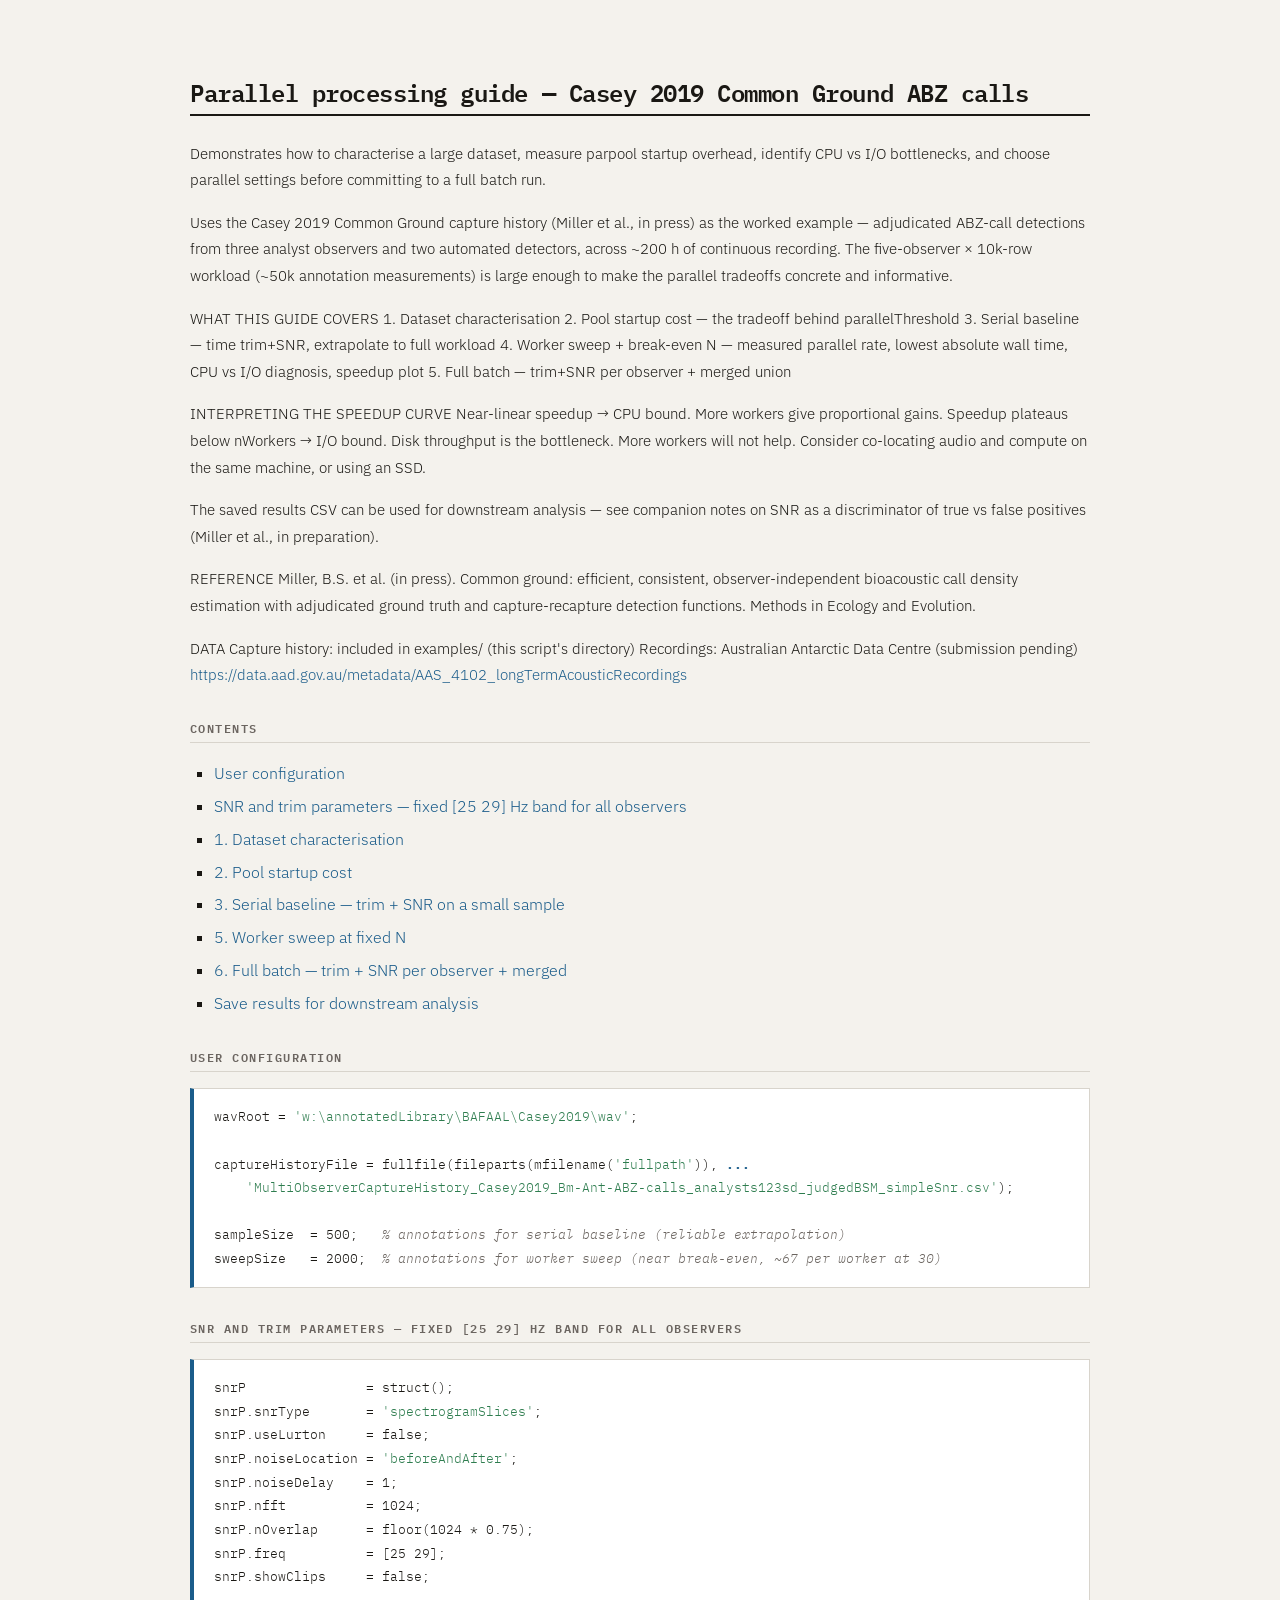
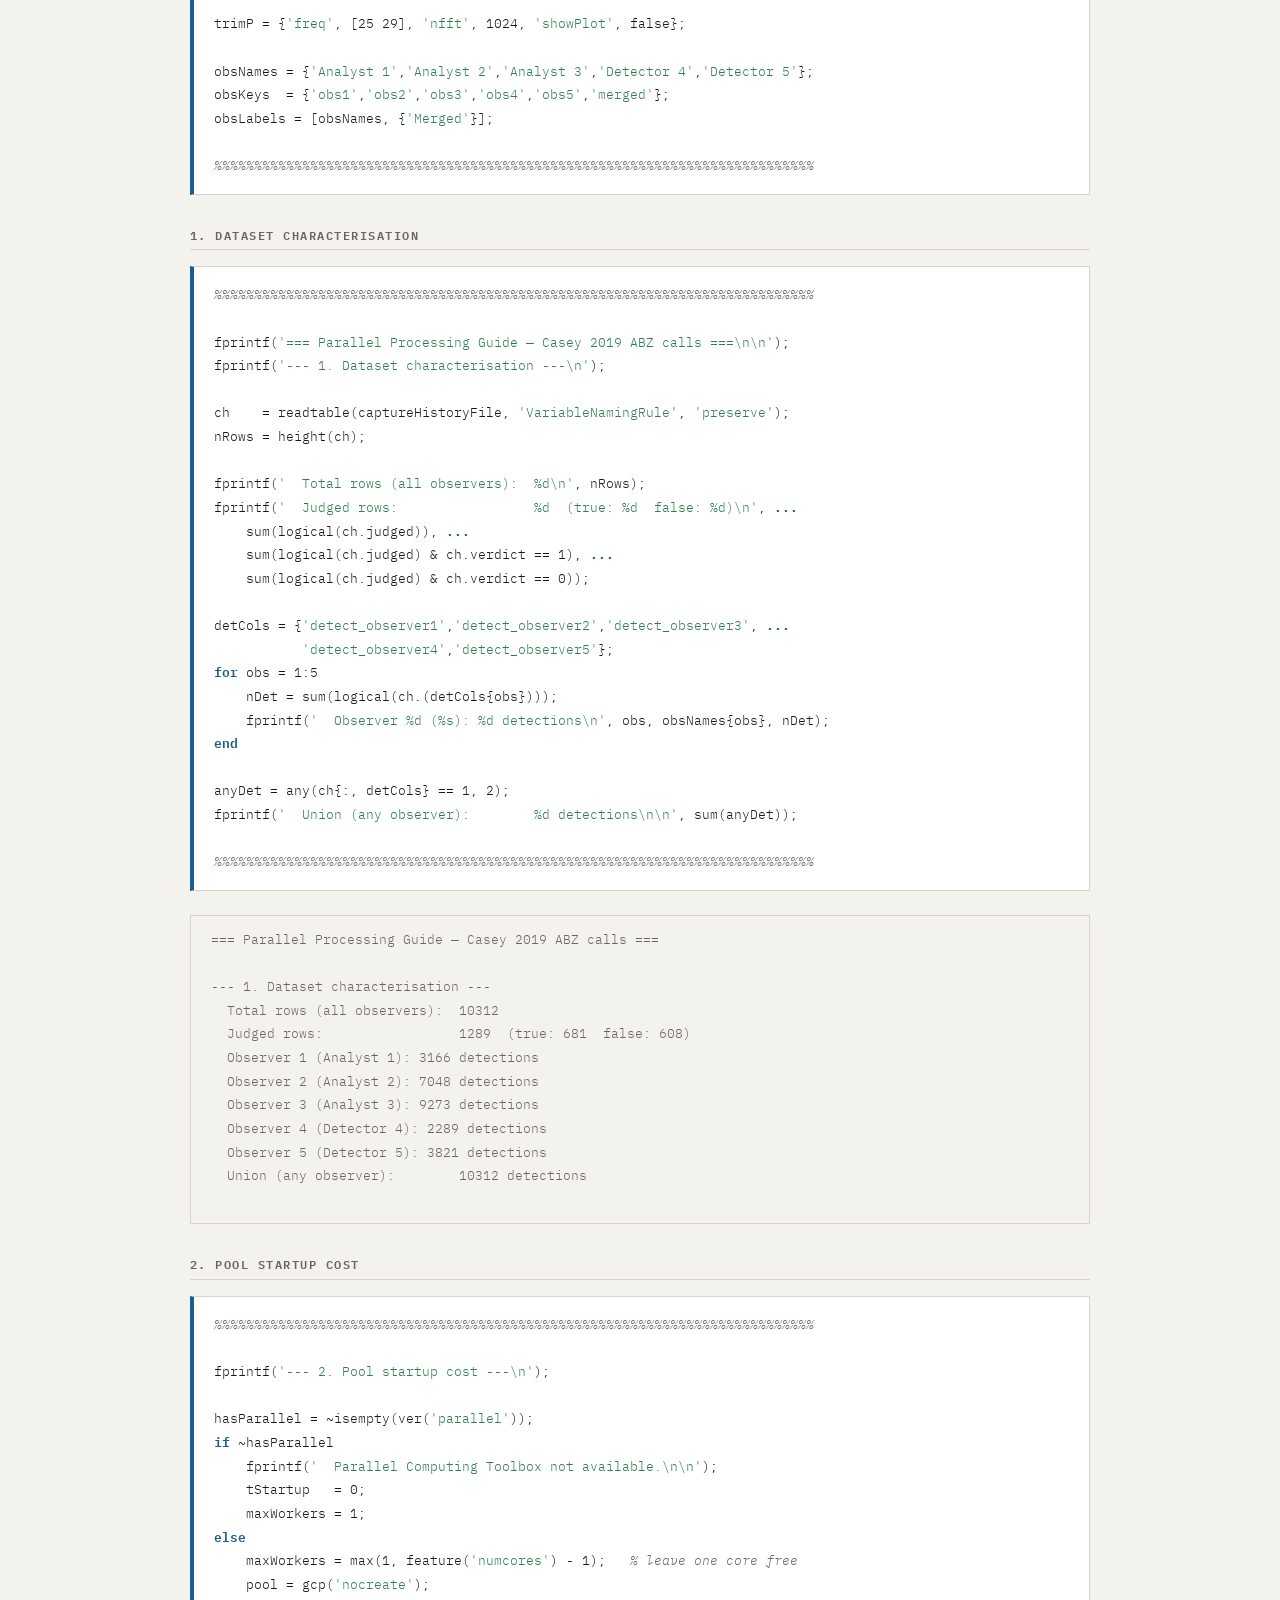
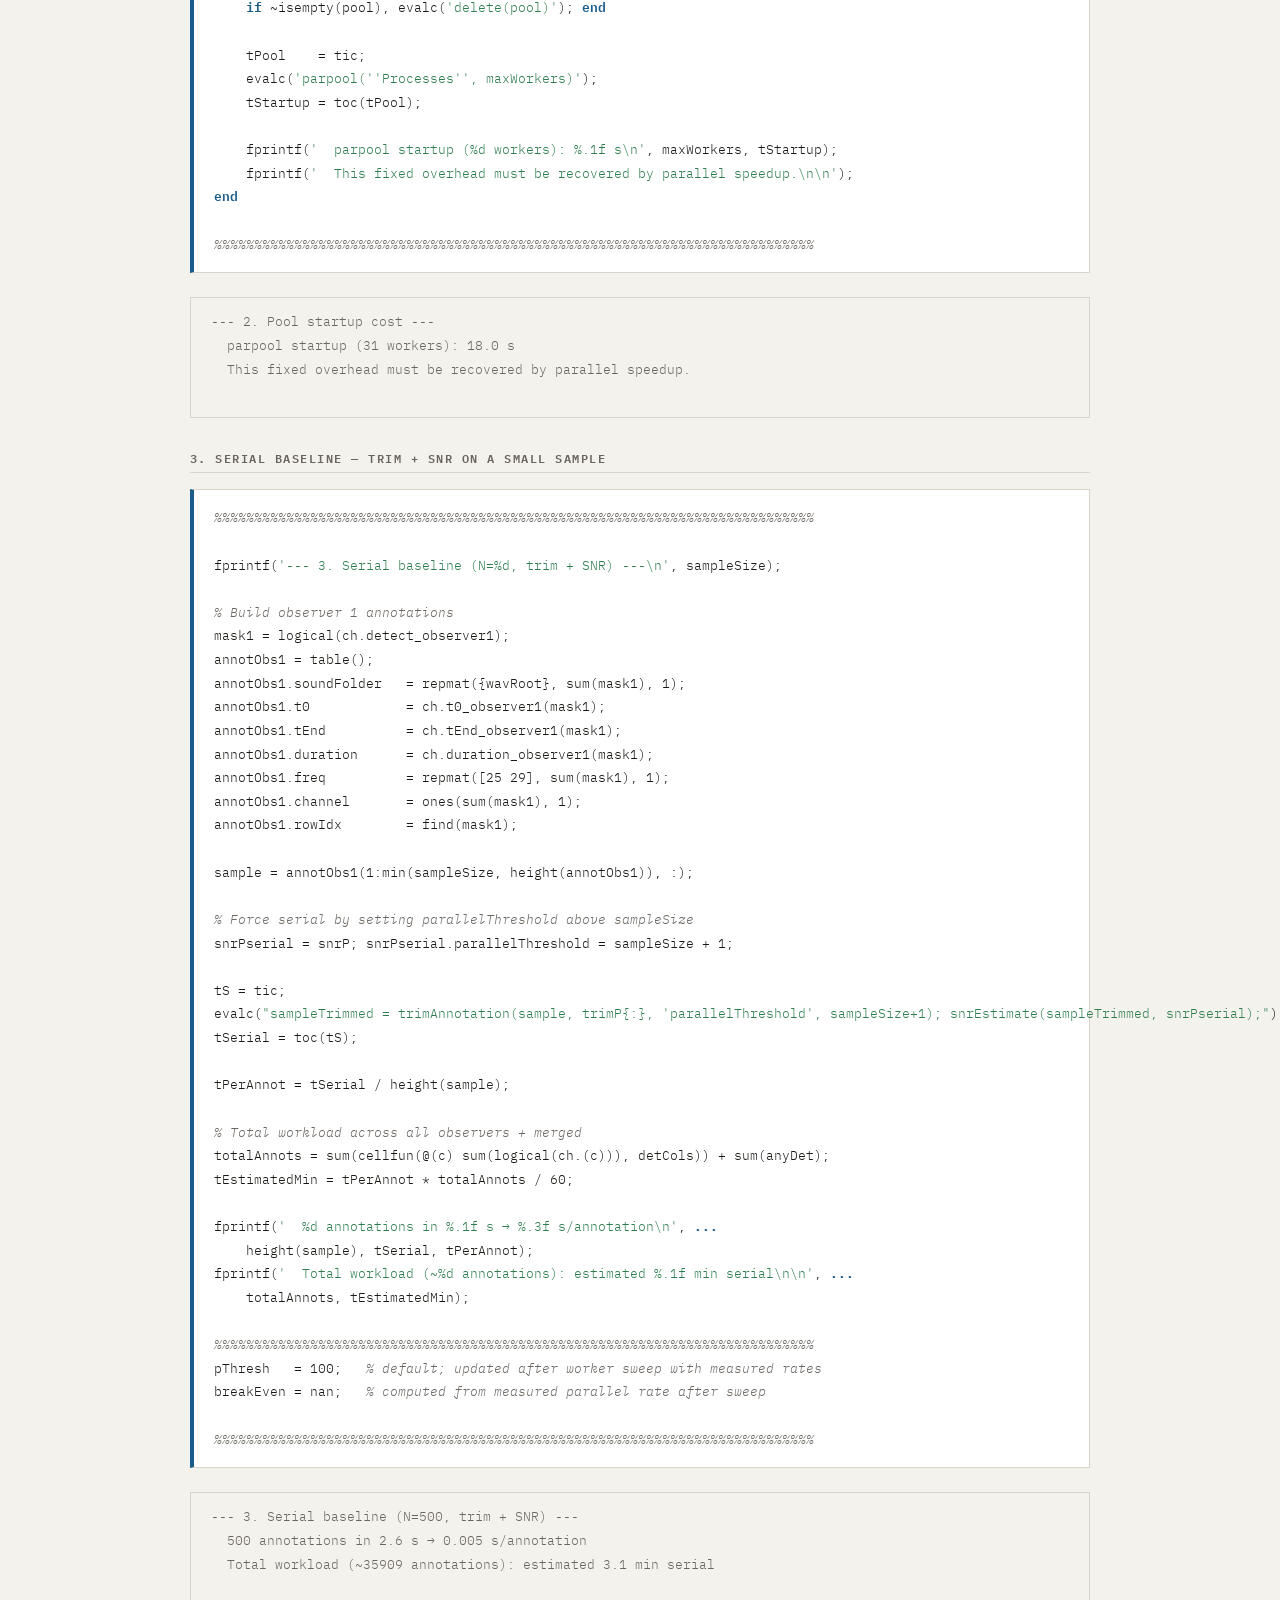
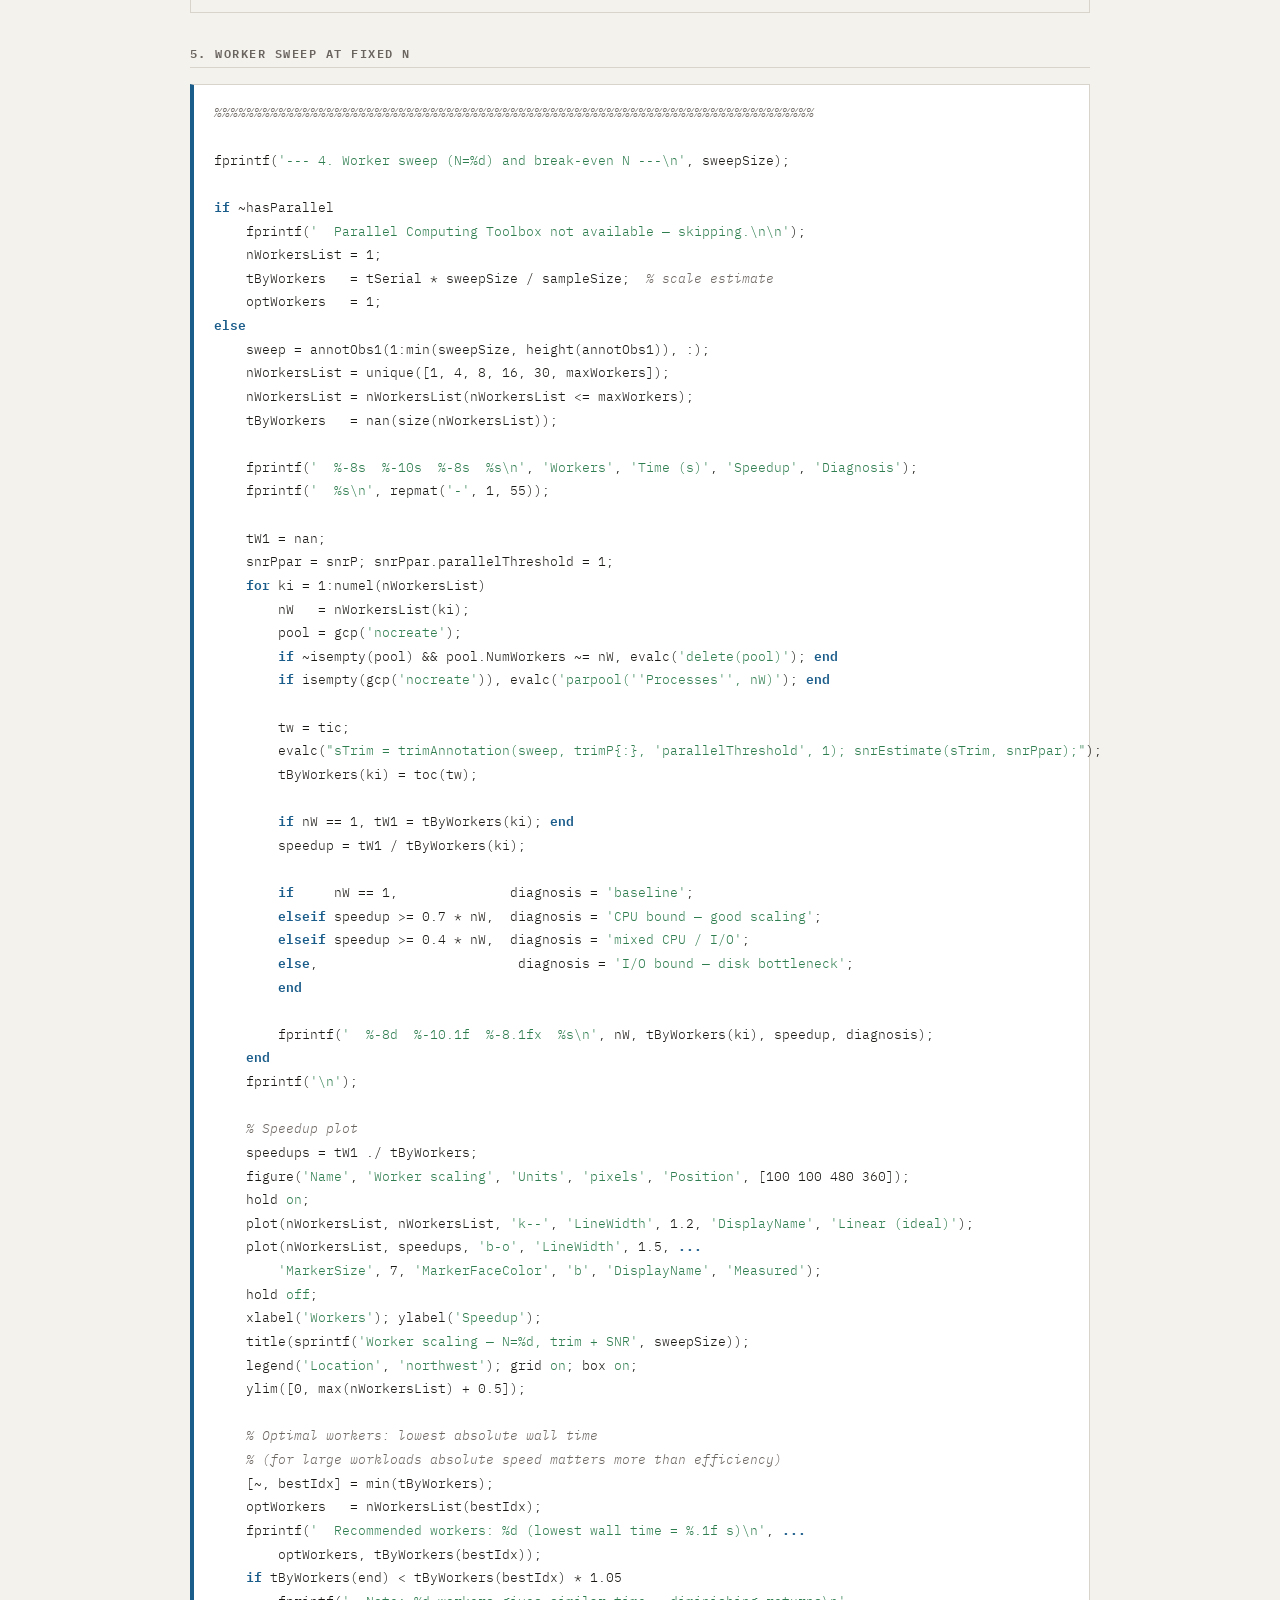
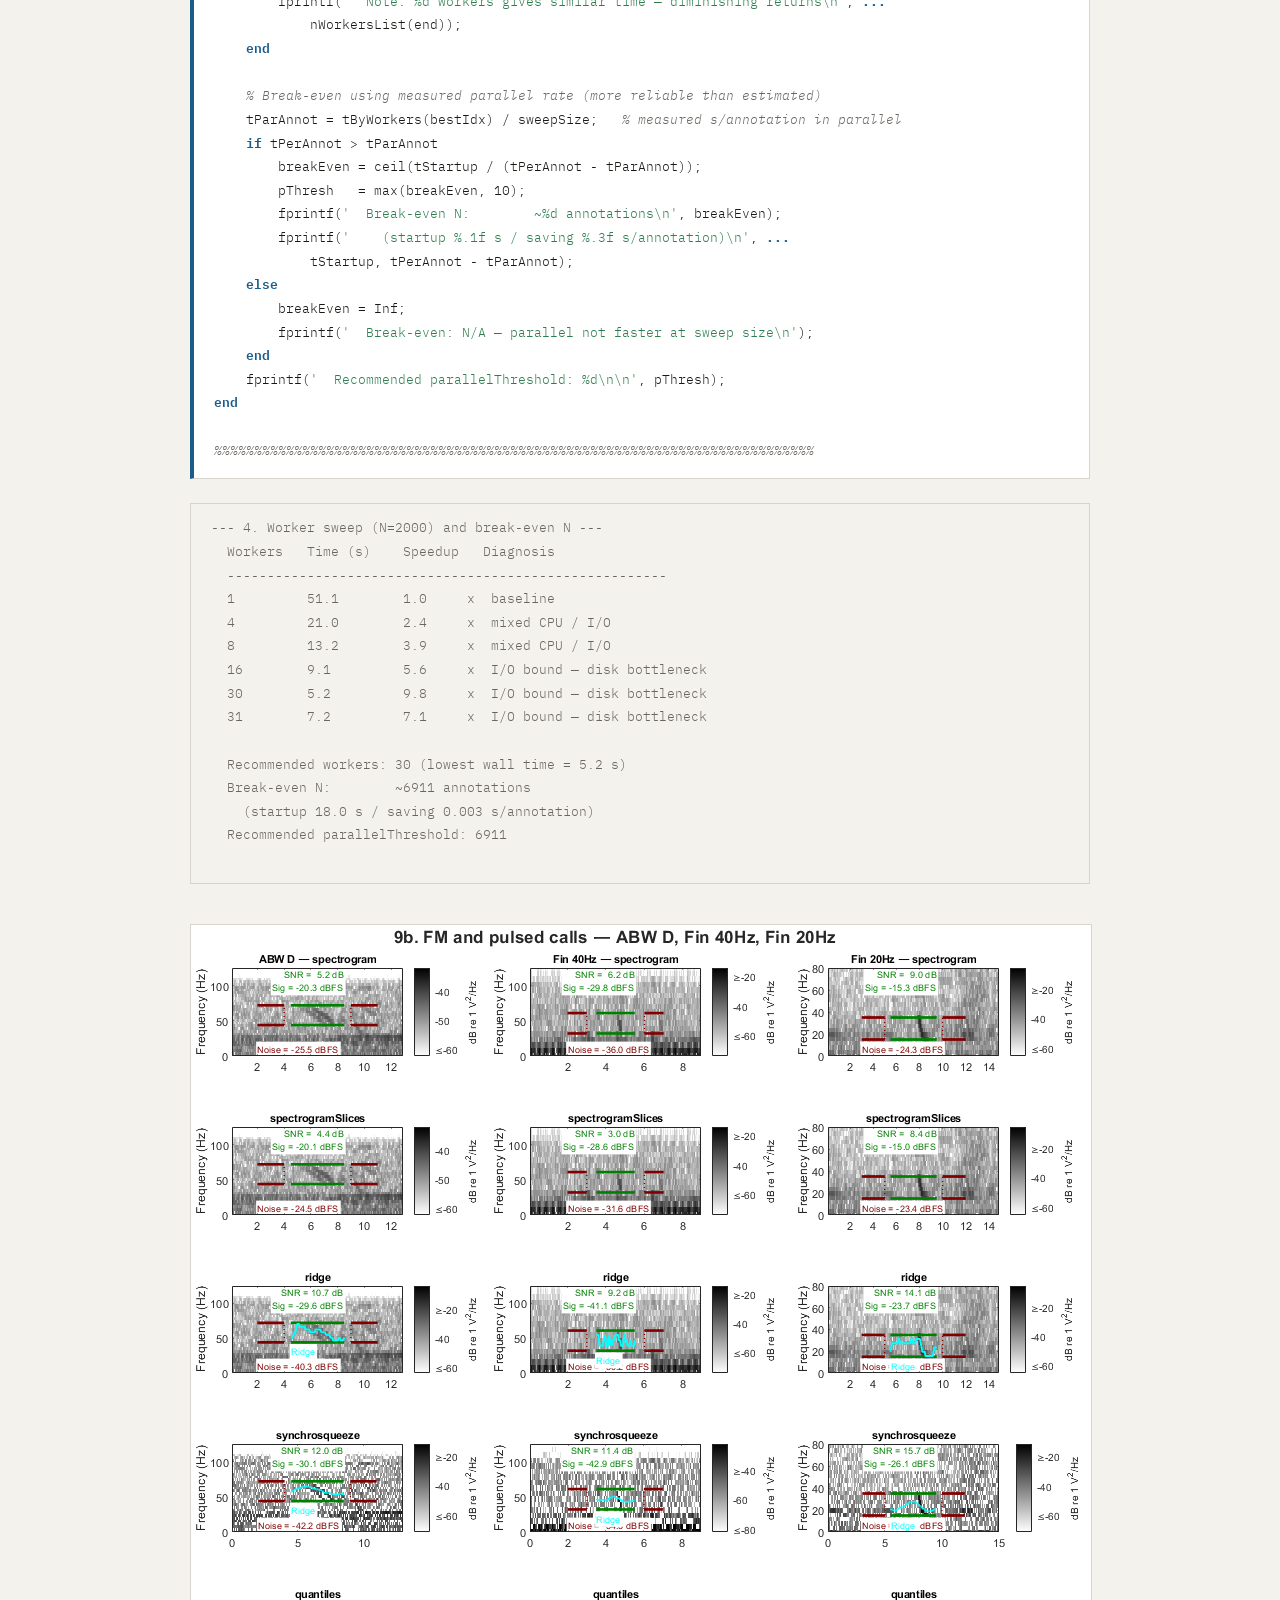
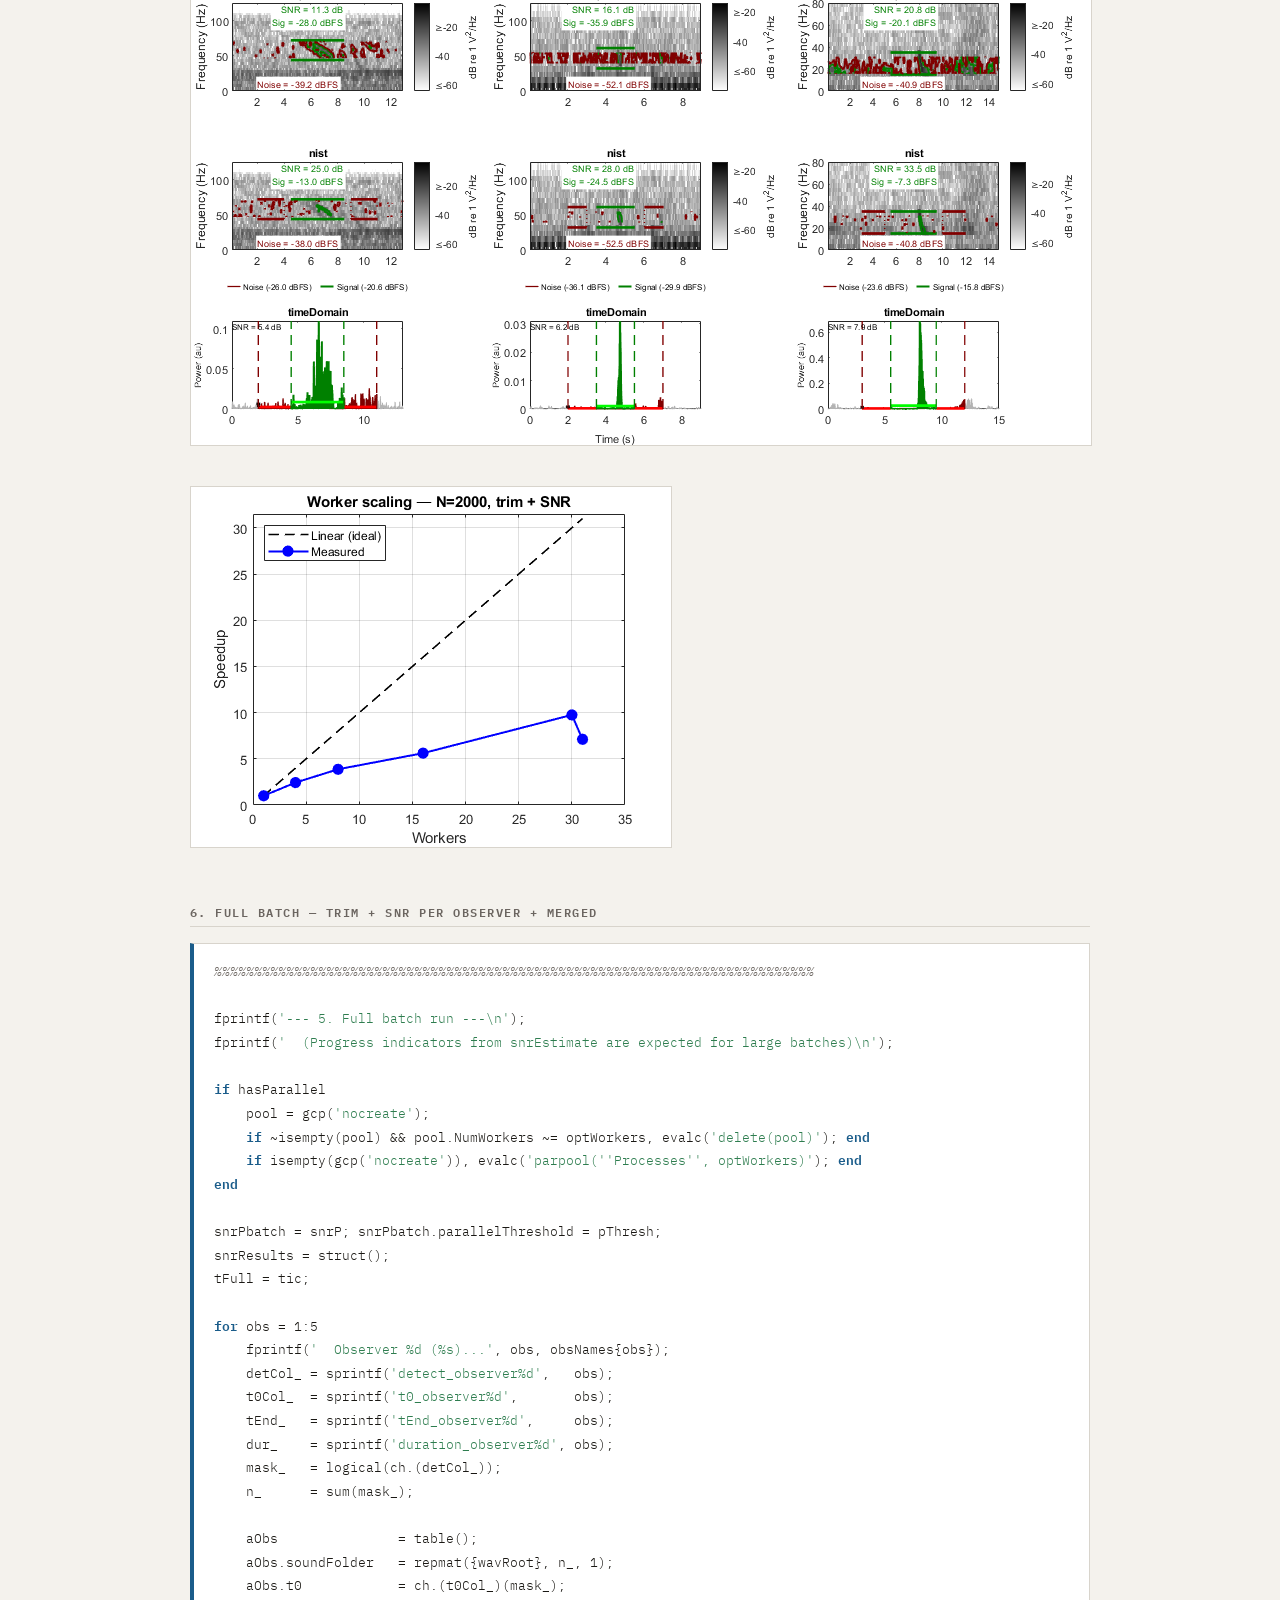
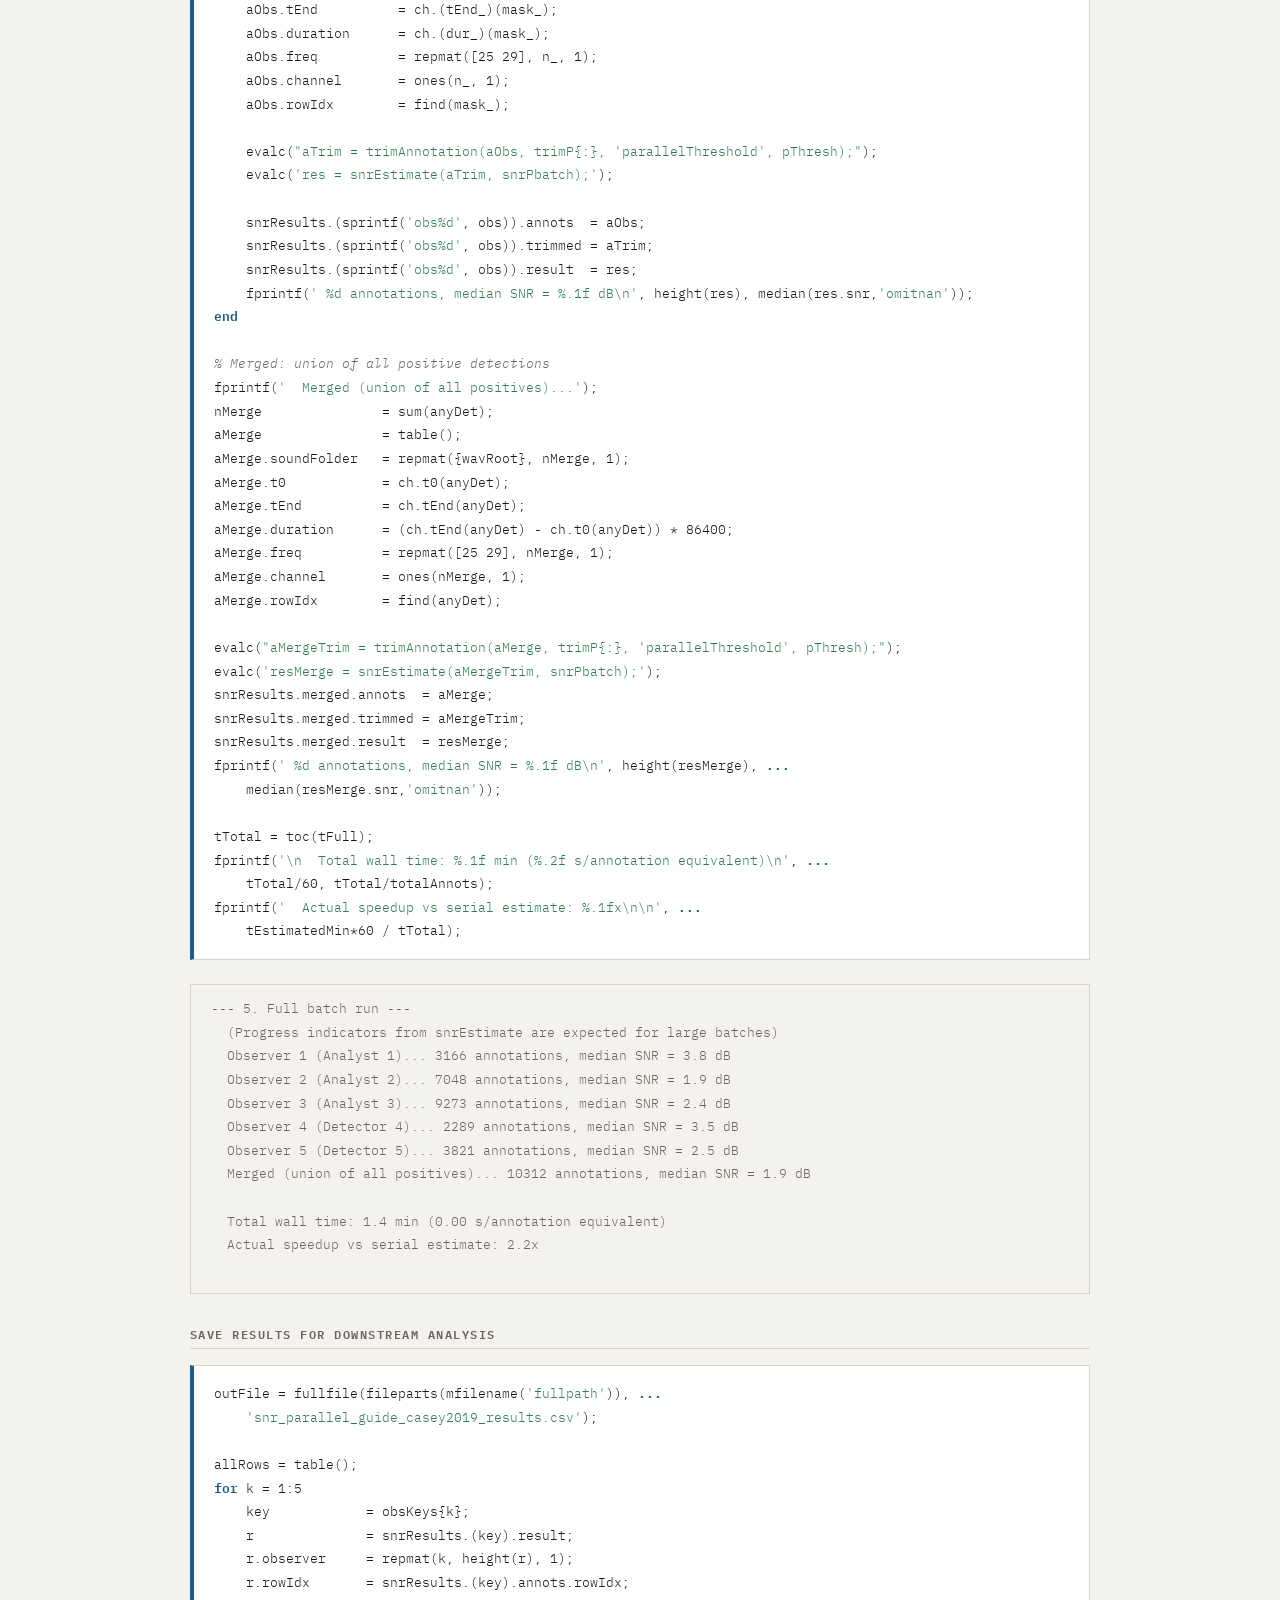
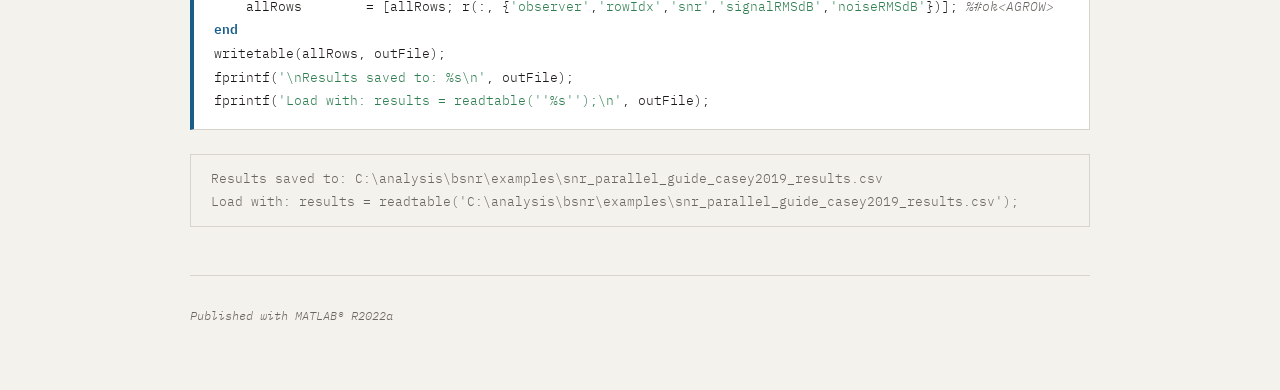
<file: docs/snr_parallel_guide_casey2019.html>
<!DOCTYPE html
  PUBLIC "-//W3C//DTD HTML 4.01 Transitional//EN">
<html><head>
      <meta http-equiv="Content-Type" content="text/html; charset=utf-8">
   <!--
This HTML was auto-generated from MATLAB code.
To make changes, update the MATLAB code and republish this document.
      --><title>Parallel processing guide &#8212; Casey 2019 Common Ground ABZ calls</title><meta name="generator" content="MATLAB 9.12"><link rel="schema.DC" href="http://purl.org/dc/elements/1.1/"><meta name="DC.date" content="2026-04-29"><meta name="DC.source" content="snr_parallel_guide_casey2019.m"><style type="text/css">
html,body,div,span,applet,object,iframe,h1,h2,h3,h4,h5,h6,p,blockquote,pre,a,abbr,acronym,address,big,cite,code,del,dfn,em,font,img,ins,kbd,q,s,samp,small,strike,strong,tt,var,b,u,i,center,dl,dt,dd,ol,ul,li,fieldset,form,label,legend,table,caption,tbody,tfoot,thead,tr,th,td{margin:0;padding:0;border:0;outline:0;font-size:100%;vertical-align:baseline;background:transparent}body{line-height:1}ol,ul{list-style:none}blockquote,q{quotes:none}blockquote:before,blockquote:after,q:before,q:after{content:'';content:none}:focus{outine:0}ins{text-decoration:none}del{text-decoration:line-through}table{border-collapse:collapse;border-spacing:0}

html { min-height:100%; margin-bottom:1px; }
html body { height:100%; margin:0px; font-family:Arial, Helvetica, sans-serif; font-size:10px; color:#000; line-height:140%; background:#fff none; overflow-y:scroll; }
html body td { vertical-align:top; text-align:left; }

h1 { padding:0px; margin:0px 0px 25px; font-family:Arial, Helvetica, sans-serif; font-size:1.5em; color:#d55000; line-height:100%; font-weight:normal; }
h2 { padding:0px; margin:0px 0px 8px; font-family:Arial, Helvetica, sans-serif; font-size:1.2em; color:#000; font-weight:bold; line-height:140%; border-bottom:1px solid #d6d4d4; display:block; }
h3 { padding:0px; margin:0px 0px 5px; font-family:Arial, Helvetica, sans-serif; font-size:1.1em; color:#000; font-weight:bold; line-height:140%; }

a { color:#005fce; text-decoration:none; }
a:hover { color:#005fce; text-decoration:underline; }
a:visited { color:#004aa0; text-decoration:none; }

p { padding:0px; margin:0px 0px 20px; }
img { padding:0px; margin:0px 0px 20px; border:none; }
p img, pre img, tt img, li img, h1 img, h2 img { margin-bottom:0px; }

ul { padding:0px; margin:0px 0px 20px 23px; list-style:square; }
ul li { padding:0px; margin:0px 0px 7px 0px; }
ul li ul { padding:5px 0px 0px; margin:0px 0px 7px 23px; }
ul li ol li { list-style:decimal; }
ol { padding:0px; margin:0px 0px 20px 0px; list-style:decimal; }
ol li { padding:0px; margin:0px 0px 7px 23px; list-style-type:decimal; }
ol li ol { padding:5px 0px 0px; margin:0px 0px 7px 0px; }
ol li ol li { list-style-type:lower-alpha; }
ol li ul { padding-top:7px; }
ol li ul li { list-style:square; }

.content { font-size:1.2em; line-height:140%; padding: 20px; }

pre, code { font-size:12px; }
tt { font-size: 1.2em; }
pre { margin:0px 0px 20px; }
pre.codeinput { padding:10px; border:1px solid #d3d3d3; background:#f7f7f7; }
pre.codeoutput { padding:10px 11px; margin:0px 0px 20px; color:#4c4c4c; }
pre.error { color:red; }

@media print { pre.codeinput, pre.codeoutput { word-wrap:break-word; width:100%; } }

span.keyword { color:#0000FF }
span.comment { color:#228B22 }
span.string { color:#A020F0 }
span.untermstring { color:#B20000 }
span.syscmd { color:#B28C00 }
span.typesection { color:#A0522D }

.footer { width:auto; padding:10px 0px; margin:25px 0px 0px; border-top:1px dotted #878787; font-size:0.8em; line-height:140%; font-style:italic; color:#878787; text-align:left; float:none; }
.footer p { margin:0px; }
.footer a { color:#878787; }
.footer a:hover { color:#878787; text-decoration:underline; }
.footer a:visited { color:#878787; }

table th { padding:7px 5px; text-align:left; vertical-align:middle; border: 1px solid #d6d4d4; font-weight:bold; }
table td { padding:7px 5px; text-align:left; vertical-align:top; border:1px solid #d6d4d4; }





  </style>
<link rel="stylesheet" href="bsnr.css">
</head><body><div class="content"><h1>Parallel processing guide &#8212; Casey 2019 Common Ground ABZ calls</h1><!--introduction--><p>Demonstrates how to characterise a large dataset, measure parpool startup overhead, identify CPU vs I/O bottlenecks, and choose parallel settings before committing to a full batch run.</p><p>Uses the Casey 2019 Common Ground capture history (Miller et al., in press) as the worked example &#8212; adjudicated ABZ-call detections from three analyst observers and two automated detectors, across ~200 h of continuous recording. The five-observer &times; 10k-row workload (~50k annotation measurements) is large enough to make the parallel tradeoffs concrete and informative.</p><p>WHAT THIS GUIDE COVERS   1. Dataset characterisation   2. Pool startup cost &#8212; the tradeoff behind parallelThreshold   3. Serial baseline &#8212; time trim+SNR, extrapolate to full workload   4. Worker sweep + break-even N &#8212; measured parallel rate, lowest      absolute wall time, CPU vs I/O diagnosis, speedup plot   5. Full batch &#8212; trim+SNR per observer + merged union</p><p>INTERPRETING THE SPEEDUP CURVE   Near-linear speedup &#8594; CPU bound. More workers give proportional gains.   Speedup plateaus below nWorkers &#8594; I/O bound. Disk throughput is the     bottleneck. More workers will not help. Consider co-locating audio     and compute on the same machine, or using an SSD.</p><p>The saved results CSV can be used for downstream analysis &#8212; see companion notes on SNR as a discriminator of true vs false positives (Miller et al., in preparation).</p><p>REFERENCE   Miller, B.S. et al. (in press). Common ground: efficient, consistent,   observer-independent bioacoustic call density estimation with adjudicated   ground truth and capture-recapture detection functions.   Methods in Ecology and Evolution.</p><p>DATA   Capture history: included in examples/ (this script's directory)   Recordings: Australian Antarctic Data Centre (submission pending)     <a href="https://data.aad.gov.au/metadata/AAS_4102_longTermAcousticRecordings">https://data.aad.gov.au/metadata/AAS_4102_longTermAcousticRecordings</a></p><!--/introduction--><h2>Contents</h2><div><ul><li><a href="#1">User configuration</a></li><li><a href="#2">SNR and trim parameters &#8212; fixed [25 29] Hz band for all observers</a></li><li><a href="#3">1. Dataset characterisation</a></li><li><a href="#4">2. Pool startup cost</a></li><li><a href="#5">3. Serial baseline &#8212; trim + SNR on a small sample</a></li><li><a href="#6">5. Worker sweep at fixed N</a></li><li><a href="#7">6. Full batch &#8212; trim + SNR per observer + merged</a></li><li><a href="#8">Save results for downstream analysis</a></li></ul></div><h2 id="1">User configuration</h2><pre class="codeinput">wavRoot = <span class="string">'w:\annotatedLibrary\BAFAAL\Casey2019\wav'</span>;

captureHistoryFile = fullfile(fileparts(mfilename(<span class="string">'fullpath'</span>)), <span class="keyword">...</span>
    <span class="string">'MultiObserverCaptureHistory_Casey2019_Bm-Ant-ABZ-calls_analysts123sd_judgedBSM_simpleSnr.csv'</span>);

sampleSize  = 500;   <span class="comment">% annotations for serial baseline (reliable extrapolation)</span>
sweepSize   = 2000;  <span class="comment">% annotations for worker sweep (near break-even, ~67 per worker at 30)</span>
</pre><h2 id="2">SNR and trim parameters &#8212; fixed [25 29] Hz band for all observers</h2><pre class="codeinput">snrP               = struct();
snrP.snrType       = <span class="string">'spectrogramSlices'</span>;
snrP.useLurton     = false;
snrP.noiseLocation = <span class="string">'beforeAndAfter'</span>;
snrP.noiseDelay    = 1;
snrP.nfft          = 1024;
snrP.nOverlap      = floor(1024 * 0.75);
snrP.freq          = [25 29];
snrP.showClips     = false;

trimP = {<span class="string">'freq'</span>, [25 29], <span class="string">'nfft'</span>, 1024, <span class="string">'showPlot'</span>, false};

obsNames = {<span class="string">'Analyst 1'</span>,<span class="string">'Analyst 2'</span>,<span class="string">'Analyst 3'</span>,<span class="string">'Detector 4'</span>,<span class="string">'Detector 5'</span>};
obsKeys  = {<span class="string">'obs1'</span>,<span class="string">'obs2'</span>,<span class="string">'obs3'</span>,<span class="string">'obs4'</span>,<span class="string">'obs5'</span>,<span class="string">'merged'</span>};
obsLabels = [obsNames, {<span class="string">'Merged'</span>}];

<span class="comment">%%%%%%%%%%%%%%%%%%%%%%%%%%%%%%%%%%%%%%%%%%%%%%%%%%%%%%%%%%%%%%%%%%%%%%%%%%%</span>
</pre><h2 id="3">1. Dataset characterisation</h2><pre class="codeinput"><span class="comment">%%%%%%%%%%%%%%%%%%%%%%%%%%%%%%%%%%%%%%%%%%%%%%%%%%%%%%%%%%%%%%%%%%%%%%%%%%%</span>

fprintf(<span class="string">'=== Parallel Processing Guide &#8212; Casey 2019 ABZ calls ===\n\n'</span>);
fprintf(<span class="string">'--- 1. Dataset characterisation ---\n'</span>);

ch    = readtable(captureHistoryFile, <span class="string">'VariableNamingRule'</span>, <span class="string">'preserve'</span>);
nRows = height(ch);

fprintf(<span class="string">'  Total rows (all observers):  %d\n'</span>, nRows);
fprintf(<span class="string">'  Judged rows:                 %d  (true: %d  false: %d)\n'</span>, <span class="keyword">...</span>
    sum(logical(ch.judged)), <span class="keyword">...</span>
    sum(logical(ch.judged) &amp; ch.verdict == 1), <span class="keyword">...</span>
    sum(logical(ch.judged) &amp; ch.verdict == 0));

detCols = {<span class="string">'detect_observer1'</span>,<span class="string">'detect_observer2'</span>,<span class="string">'detect_observer3'</span>, <span class="keyword">...</span>
           <span class="string">'detect_observer4'</span>,<span class="string">'detect_observer5'</span>};
<span class="keyword">for</span> obs = 1:5
    nDet = sum(logical(ch.(detCols{obs})));
    fprintf(<span class="string">'  Observer %d (%s): %d detections\n'</span>, obs, obsNames{obs}, nDet);
<span class="keyword">end</span>

anyDet = any(ch{:, detCols} == 1, 2);
fprintf(<span class="string">'  Union (any observer):        %d detections\n\n'</span>, sum(anyDet));

<span class="comment">%%%%%%%%%%%%%%%%%%%%%%%%%%%%%%%%%%%%%%%%%%%%%%%%%%%%%%%%%%%%%%%%%%%%%%%%%%%</span>
</pre><pre class="codeoutput">=== Parallel Processing Guide &#8212; Casey 2019 ABZ calls ===

--- 1. Dataset characterisation ---
  Total rows (all observers):  10312
  Judged rows:                 1289  (true: 681  false: 608)
  Observer 1 (Analyst 1): 3166 detections
  Observer 2 (Analyst 2): 7048 detections
  Observer 3 (Analyst 3): 9273 detections
  Observer 4 (Detector 4): 2289 detections
  Observer 5 (Detector 5): 3821 detections
  Union (any observer):        10312 detections

</pre><h2 id="4">2. Pool startup cost</h2><pre class="codeinput"><span class="comment">%%%%%%%%%%%%%%%%%%%%%%%%%%%%%%%%%%%%%%%%%%%%%%%%%%%%%%%%%%%%%%%%%%%%%%%%%%%</span>

fprintf(<span class="string">'--- 2. Pool startup cost ---\n'</span>);

hasParallel = ~isempty(ver(<span class="string">'parallel'</span>));
<span class="keyword">if</span> ~hasParallel
    fprintf(<span class="string">'  Parallel Computing Toolbox not available.\n\n'</span>);
    tStartup   = 0;
    maxWorkers = 1;
<span class="keyword">else</span>
    maxWorkers = max(1, feature(<span class="string">'numcores'</span>) - 1);   <span class="comment">% leave one core free</span>
    pool = gcp(<span class="string">'nocreate'</span>);
    <span class="keyword">if</span> ~isempty(pool), evalc(<span class="string">'delete(pool)'</span>); <span class="keyword">end</span>

    tPool    = tic;
    evalc(<span class="string">'parpool(''Processes'', maxWorkers)'</span>);
    tStartup = toc(tPool);

    fprintf(<span class="string">'  parpool startup (%d workers): %.1f s\n'</span>, maxWorkers, tStartup);
    fprintf(<span class="string">'  This fixed overhead must be recovered by parallel speedup.\n\n'</span>);
<span class="keyword">end</span>

<span class="comment">%%%%%%%%%%%%%%%%%%%%%%%%%%%%%%%%%%%%%%%%%%%%%%%%%%%%%%%%%%%%%%%%%%%%%%%%%%%</span>
</pre><pre class="codeoutput">--- 2. Pool startup cost ---
  parpool startup (31 workers): 18.0 s
  This fixed overhead must be recovered by parallel speedup.

</pre><h2 id="5">3. Serial baseline &#8212; trim + SNR on a small sample</h2><pre class="codeinput"><span class="comment">%%%%%%%%%%%%%%%%%%%%%%%%%%%%%%%%%%%%%%%%%%%%%%%%%%%%%%%%%%%%%%%%%%%%%%%%%%%</span>

fprintf(<span class="string">'--- 3. Serial baseline (N=%d, trim + SNR) ---\n'</span>, sampleSize);

<span class="comment">% Build observer 1 annotations</span>
mask1 = logical(ch.detect_observer1);
annotObs1 = table();
annotObs1.soundFolder   = repmat({wavRoot}, sum(mask1), 1);
annotObs1.t0            = ch.t0_observer1(mask1);
annotObs1.tEnd          = ch.tEnd_observer1(mask1);
annotObs1.duration      = ch.duration_observer1(mask1);
annotObs1.freq          = repmat([25 29], sum(mask1), 1);
annotObs1.channel       = ones(sum(mask1), 1);
annotObs1.rowIdx        = find(mask1);

sample = annotObs1(1:min(sampleSize, height(annotObs1)), :);

<span class="comment">% Force serial by setting parallelThreshold above sampleSize</span>
snrPserial = snrP; snrPserial.parallelThreshold = sampleSize + 1;

tS = tic;
evalc(<span class="string">"sampleTrimmed = trimAnnotation(sample, trimP{:}, 'parallelThreshold', sampleSize+1); snrEstimate(sampleTrimmed, snrPserial);"</span>);
tSerial = toc(tS);

tPerAnnot = tSerial / height(sample);

<span class="comment">% Total workload across all observers + merged</span>
totalAnnots = sum(cellfun(@(c) sum(logical(ch.(c))), detCols)) + sum(anyDet);
tEstimatedMin = tPerAnnot * totalAnnots / 60;

fprintf(<span class="string">'  %d annotations in %.1f s &#8594; %.3f s/annotation\n'</span>, <span class="keyword">...</span>
    height(sample), tSerial, tPerAnnot);
fprintf(<span class="string">'  Total workload (~%d annotations): estimated %.1f min serial\n\n'</span>, <span class="keyword">...</span>
    totalAnnots, tEstimatedMin);

<span class="comment">%%%%%%%%%%%%%%%%%%%%%%%%%%%%%%%%%%%%%%%%%%%%%%%%%%%%%%%%%%%%%%%%%%%%%%%%%%%</span>
pThresh   = 100;   <span class="comment">% default; updated after worker sweep with measured rates</span>
breakEven = nan;   <span class="comment">% computed from measured parallel rate after sweep</span>

<span class="comment">%%%%%%%%%%%%%%%%%%%%%%%%%%%%%%%%%%%%%%%%%%%%%%%%%%%%%%%%%%%%%%%%%%%%%%%%%%%</span>
</pre><pre class="codeoutput">--- 3. Serial baseline (N=500, trim + SNR) ---
  500 annotations in 2.6 s &#8594; 0.005 s/annotation
  Total workload (~35909 annotations): estimated 3.1 min serial

</pre><h2 id="6">5. Worker sweep at fixed N</h2><pre class="codeinput"><span class="comment">%%%%%%%%%%%%%%%%%%%%%%%%%%%%%%%%%%%%%%%%%%%%%%%%%%%%%%%%%%%%%%%%%%%%%%%%%%%</span>

fprintf(<span class="string">'--- 4. Worker sweep (N=%d) and break-even N ---\n'</span>, sweepSize);

<span class="keyword">if</span> ~hasParallel
    fprintf(<span class="string">'  Parallel Computing Toolbox not available &#8212; skipping.\n\n'</span>);
    nWorkersList = 1;
    tByWorkers   = tSerial * sweepSize / sampleSize;  <span class="comment">% scale estimate</span>
    optWorkers   = 1;
<span class="keyword">else</span>
    sweep = annotObs1(1:min(sweepSize, height(annotObs1)), :);
    nWorkersList = unique([1, 4, 8, 16, 30, maxWorkers]);
    nWorkersList = nWorkersList(nWorkersList &lt;= maxWorkers);
    tByWorkers   = nan(size(nWorkersList));

    fprintf(<span class="string">'  %-8s  %-10s  %-8s  %s\n'</span>, <span class="string">'Workers'</span>, <span class="string">'Time (s)'</span>, <span class="string">'Speedup'</span>, <span class="string">'Diagnosis'</span>);
    fprintf(<span class="string">'  %s\n'</span>, repmat(<span class="string">'-'</span>, 1, 55));

    tW1 = nan;
    snrPpar = snrP; snrPpar.parallelThreshold = 1;
    <span class="keyword">for</span> ki = 1:numel(nWorkersList)
        nW   = nWorkersList(ki);
        pool = gcp(<span class="string">'nocreate'</span>);
        <span class="keyword">if</span> ~isempty(pool) &amp;&amp; pool.NumWorkers ~= nW, evalc(<span class="string">'delete(pool)'</span>); <span class="keyword">end</span>
        <span class="keyword">if</span> isempty(gcp(<span class="string">'nocreate'</span>)), evalc(<span class="string">'parpool(''Processes'', nW)'</span>); <span class="keyword">end</span>

        tw = tic;
        evalc(<span class="string">"sTrim = trimAnnotation(sweep, trimP{:}, 'parallelThreshold', 1); snrEstimate(sTrim, snrPpar);"</span>);
        tByWorkers(ki) = toc(tw);

        <span class="keyword">if</span> nW == 1, tW1 = tByWorkers(ki); <span class="keyword">end</span>
        speedup = tW1 / tByWorkers(ki);

        <span class="keyword">if</span>     nW == 1,              diagnosis = <span class="string">'baseline'</span>;
        <span class="keyword">elseif</span> speedup &gt;= 0.7 * nW,  diagnosis = <span class="string">'CPU bound &#8212; good scaling'</span>;
        <span class="keyword">elseif</span> speedup &gt;= 0.4 * nW,  diagnosis = <span class="string">'mixed CPU / I/O'</span>;
        <span class="keyword">else</span>,                         diagnosis = <span class="string">'I/O bound &#8212; disk bottleneck'</span>;
        <span class="keyword">end</span>

        fprintf(<span class="string">'  %-8d  %-10.1f  %-8.1fx  %s\n'</span>, nW, tByWorkers(ki), speedup, diagnosis);
    <span class="keyword">end</span>
    fprintf(<span class="string">'\n'</span>);

    <span class="comment">% Speedup plot</span>
    speedups = tW1 ./ tByWorkers;
    figure(<span class="string">'Name'</span>, <span class="string">'Worker scaling'</span>, <span class="string">'Units'</span>, <span class="string">'pixels'</span>, <span class="string">'Position'</span>, [100 100 480 360]);
    hold <span class="string">on</span>;
    plot(nWorkersList, nWorkersList, <span class="string">'k--'</span>, <span class="string">'LineWidth'</span>, 1.2, <span class="string">'DisplayName'</span>, <span class="string">'Linear (ideal)'</span>);
    plot(nWorkersList, speedups, <span class="string">'b-o'</span>, <span class="string">'LineWidth'</span>, 1.5, <span class="keyword">...</span>
        <span class="string">'MarkerSize'</span>, 7, <span class="string">'MarkerFaceColor'</span>, <span class="string">'b'</span>, <span class="string">'DisplayName'</span>, <span class="string">'Measured'</span>);
    hold <span class="string">off</span>;
    xlabel(<span class="string">'Workers'</span>); ylabel(<span class="string">'Speedup'</span>);
    title(sprintf(<span class="string">'Worker scaling &#8212; N=%d, trim + SNR'</span>, sweepSize));
    legend(<span class="string">'Location'</span>, <span class="string">'northwest'</span>); grid <span class="string">on</span>; box <span class="string">on</span>;
    ylim([0, max(nWorkersList) + 0.5]);

    <span class="comment">% Optimal workers: lowest absolute wall time</span>
    <span class="comment">% (for large workloads absolute speed matters more than efficiency)</span>
    [~, bestIdx] = min(tByWorkers);
    optWorkers   = nWorkersList(bestIdx);
    fprintf(<span class="string">'  Recommended workers: %d (lowest wall time = %.1f s)\n'</span>, <span class="keyword">...</span>
        optWorkers, tByWorkers(bestIdx));
    <span class="keyword">if</span> tByWorkers(end) &lt; tByWorkers(bestIdx) * 1.05
        fprintf(<span class="string">'  Note: %d workers gives similar time &#8212; diminishing returns\n'</span>, <span class="keyword">...</span>
            nWorkersList(end));
    <span class="keyword">end</span>

    <span class="comment">% Break-even using measured parallel rate (more reliable than estimated)</span>
    tParAnnot = tByWorkers(bestIdx) / sweepSize;   <span class="comment">% measured s/annotation in parallel</span>
    <span class="keyword">if</span> tPerAnnot &gt; tParAnnot
        breakEven = ceil(tStartup / (tPerAnnot - tParAnnot));
        pThresh   = max(breakEven, 10);
        fprintf(<span class="string">'  Break-even N:        ~%d annotations\n'</span>, breakEven);
        fprintf(<span class="string">'    (startup %.1f s / saving %.3f s/annotation)\n'</span>, <span class="keyword">...</span>
            tStartup, tPerAnnot - tParAnnot);
    <span class="keyword">else</span>
        breakEven = Inf;
        fprintf(<span class="string">'  Break-even: N/A &#8212; parallel not faster at sweep size\n'</span>);
    <span class="keyword">end</span>
    fprintf(<span class="string">'  Recommended parallelThreshold: %d\n\n'</span>, pThresh);
<span class="keyword">end</span>

<span class="comment">%%%%%%%%%%%%%%%%%%%%%%%%%%%%%%%%%%%%%%%%%%%%%%%%%%%%%%%%%%%%%%%%%%%%%%%%%%%</span>
</pre><pre class="codeoutput">--- 4. Worker sweep (N=2000) and break-even N ---
  Workers   Time (s)    Speedup   Diagnosis
  -------------------------------------------------------
  1         51.1        1.0     x  baseline
  4         21.0        2.4     x  mixed CPU / I/O
  8         13.2        3.9     x  mixed CPU / I/O
  16        9.1         5.6     x  I/O bound &#8212; disk bottleneck
  30        5.2         9.8     x  I/O bound &#8212; disk bottleneck
  31        7.2         7.1     x  I/O bound &#8212; disk bottleneck

  Recommended workers: 30 (lowest wall time = 5.2 s)
  Break-even N:        ~6911 annotations
    (startup 18.0 s / saving 0.003 s/annotation)
  Recommended parallelThreshold: 6911

</pre><img vspace="5" hspace="5" src="snr_parallel_guide_casey2019_01.png" alt=""> <img vspace="5" hspace="5" src="snr_parallel_guide_casey2019_02.png" alt=""> <h2 id="7">6. Full batch &#8212; trim + SNR per observer + merged</h2><pre class="codeinput"><span class="comment">%%%%%%%%%%%%%%%%%%%%%%%%%%%%%%%%%%%%%%%%%%%%%%%%%%%%%%%%%%%%%%%%%%%%%%%%%%%</span>

fprintf(<span class="string">'--- 5. Full batch run ---\n'</span>);
fprintf(<span class="string">'  (Progress indicators from snrEstimate are expected for large batches)\n'</span>);

<span class="keyword">if</span> hasParallel
    pool = gcp(<span class="string">'nocreate'</span>);
    <span class="keyword">if</span> ~isempty(pool) &amp;&amp; pool.NumWorkers ~= optWorkers, evalc(<span class="string">'delete(pool)'</span>); <span class="keyword">end</span>
    <span class="keyword">if</span> isempty(gcp(<span class="string">'nocreate'</span>)), evalc(<span class="string">'parpool(''Processes'', optWorkers)'</span>); <span class="keyword">end</span>
<span class="keyword">end</span>

snrPbatch = snrP; snrPbatch.parallelThreshold = pThresh;
snrResults = struct();
tFull = tic;

<span class="keyword">for</span> obs = 1:5
    fprintf(<span class="string">'  Observer %d (%s)...'</span>, obs, obsNames{obs});
    detCol_ = sprintf(<span class="string">'detect_observer%d'</span>,   obs);
    t0Col_  = sprintf(<span class="string">'t0_observer%d'</span>,       obs);
    tEnd_   = sprintf(<span class="string">'tEnd_observer%d'</span>,     obs);
    dur_    = sprintf(<span class="string">'duration_observer%d'</span>, obs);
    mask_   = logical(ch.(detCol_));
    n_      = sum(mask_);

    aObs               = table();
    aObs.soundFolder   = repmat({wavRoot}, n_, 1);
    aObs.t0            = ch.(t0Col_)(mask_);
    aObs.tEnd          = ch.(tEnd_)(mask_);
    aObs.duration      = ch.(dur_)(mask_);
    aObs.freq          = repmat([25 29], n_, 1);
    aObs.channel       = ones(n_, 1);
    aObs.rowIdx        = find(mask_);

    evalc(<span class="string">"aTrim = trimAnnotation(aObs, trimP{:}, 'parallelThreshold', pThresh);"</span>);
    evalc(<span class="string">'res = snrEstimate(aTrim, snrPbatch);'</span>);

    snrResults.(sprintf(<span class="string">'obs%d'</span>, obs)).annots  = aObs;
    snrResults.(sprintf(<span class="string">'obs%d'</span>, obs)).trimmed = aTrim;
    snrResults.(sprintf(<span class="string">'obs%d'</span>, obs)).result  = res;
    fprintf(<span class="string">' %d annotations, median SNR = %.1f dB\n'</span>, height(res), median(res.snr,<span class="string">'omitnan'</span>));
<span class="keyword">end</span>

<span class="comment">% Merged: union of all positive detections</span>
fprintf(<span class="string">'  Merged (union of all positives)...'</span>);
nMerge               = sum(anyDet);
aMerge               = table();
aMerge.soundFolder   = repmat({wavRoot}, nMerge, 1);
aMerge.t0            = ch.t0(anyDet);
aMerge.tEnd          = ch.tEnd(anyDet);
aMerge.duration      = (ch.tEnd(anyDet) - ch.t0(anyDet)) * 86400;
aMerge.freq          = repmat([25 29], nMerge, 1);
aMerge.channel       = ones(nMerge, 1);
aMerge.rowIdx        = find(anyDet);

evalc(<span class="string">"aMergeTrim = trimAnnotation(aMerge, trimP{:}, 'parallelThreshold', pThresh);"</span>);
evalc(<span class="string">'resMerge = snrEstimate(aMergeTrim, snrPbatch);'</span>);
snrResults.merged.annots  = aMerge;
snrResults.merged.trimmed = aMergeTrim;
snrResults.merged.result  = resMerge;
fprintf(<span class="string">' %d annotations, median SNR = %.1f dB\n'</span>, height(resMerge), <span class="keyword">...</span>
    median(resMerge.snr,<span class="string">'omitnan'</span>));

tTotal = toc(tFull);
fprintf(<span class="string">'\n  Total wall time: %.1f min (%.2f s/annotation equivalent)\n'</span>, <span class="keyword">...</span>
    tTotal/60, tTotal/totalAnnots);
fprintf(<span class="string">'  Actual speedup vs serial estimate: %.1fx\n\n'</span>, <span class="keyword">...</span>
    tEstimatedMin*60 / tTotal);
</pre><pre class="codeoutput">--- 5. Full batch run ---
  (Progress indicators from snrEstimate are expected for large batches)
  Observer 1 (Analyst 1)... 3166 annotations, median SNR = 3.8 dB
  Observer 2 (Analyst 2)... 7048 annotations, median SNR = 1.9 dB
  Observer 3 (Analyst 3)... 9273 annotations, median SNR = 2.4 dB
  Observer 4 (Detector 4)... 2289 annotations, median SNR = 3.5 dB
  Observer 5 (Detector 5)... 3821 annotations, median SNR = 2.5 dB
  Merged (union of all positives)... 10312 annotations, median SNR = 1.9 dB

  Total wall time: 1.4 min (0.00 s/annotation equivalent)
  Actual speedup vs serial estimate: 2.2x

</pre><h2 id="8">Save results for downstream analysis</h2><pre class="codeinput">outFile = fullfile(fileparts(mfilename(<span class="string">'fullpath'</span>)), <span class="keyword">...</span>
    <span class="string">'snr_parallel_guide_casey2019_results.csv'</span>);

allRows = table();
<span class="keyword">for</span> k = 1:5
    key            = obsKeys{k};
    r              = snrResults.(key).result;
    r.observer     = repmat(k, height(r), 1);
    r.rowIdx       = snrResults.(key).annots.rowIdx;
    allRows        = [allRows; r(:, {<span class="string">'observer'</span>,<span class="string">'rowIdx'</span>,<span class="string">'snr'</span>,<span class="string">'signalRMSdB'</span>,<span class="string">'noiseRMSdB'</span>})]; <span class="comment">%#ok&lt;AGROW&gt;</span>
<span class="keyword">end</span>
writetable(allRows, outFile);
fprintf(<span class="string">'\nResults saved to: %s\n'</span>, outFile);
fprintf(<span class="string">'Load with: results = readtable(''%s'');\n'</span>, outFile);
</pre><pre class="codeoutput">
Results saved to: C:\analysis\bsnr\examples\snr_parallel_guide_casey2019_results.csv
Load with: results = readtable('C:\analysis\bsnr\examples\snr_parallel_guide_casey2019_results.csv');
</pre><p class="footer"><br><a href="https://www.mathworks.com/products/matlab/">Published with MATLAB&reg; R2022a</a><br></p></div><!--
##### SOURCE BEGIN #####
%% Parallel processing guide — Casey 2019 Common Ground ABZ calls
%
% Demonstrates how to characterise a large dataset, measure parpool
% startup overhead, identify CPU vs I/O bottlenecks, and choose parallel
% settings before committing to a full batch run.
%
% Uses the Casey 2019 Common Ground capture history (Miller et al., in press)
% as the worked example — adjudicated ABZ-call detections from three analyst
% observers and two automated detectors, across ~200 h of continuous recording.
% The five-observer × 10k-row workload (~50k annotation measurements) is large
% enough to make the parallel tradeoffs concrete and informative.
%
% WHAT THIS GUIDE COVERS
%   1. Dataset characterisation
%   2. Pool startup cost — the tradeoff behind parallelThreshold
%   3. Serial baseline — time trim+SNR, extrapolate to full workload
%   4. Worker sweep + break-even N — measured parallel rate, lowest
%      absolute wall time, CPU vs I/O diagnosis, speedup plot
%   5. Full batch — trim+SNR per observer + merged union
%
% INTERPRETING THE SPEEDUP CURVE
%   Near-linear speedup → CPU bound. More workers give proportional gains.
%   Speedup plateaus below nWorkers → I/O bound. Disk throughput is the
%     bottleneck. More workers will not help. Consider co-locating audio
%     and compute on the same machine, or using an SSD.
%
% The saved results CSV can be used for downstream analysis — see companion
% notes on SNR as a discriminator of true vs false positives (Miller et al.,
% in preparation).
%
% REFERENCE
%   Miller, B.S. et al. (in press). Common ground: efficient, consistent,
%   observer-independent bioacoustic call density estimation with adjudicated
%   ground truth and capture-recapture detection functions.
%   Methods in Ecology and Evolution.
%
% DATA
%   Capture history: included in examples/ (this script's directory)
%   Recordings: Australian Antarctic Data Centre (submission pending)
%     https://data.aad.gov.au/metadata/AAS_4102_longTermAcousticRecordings

%% User configuration

wavRoot = 'w:\annotatedLibrary\BAFAAL\Casey2019\wav';

captureHistoryFile = fullfile(fileparts(mfilename('fullpath')), ...
    'MultiObserverCaptureHistory_Casey2019_Bm-Ant-ABZ-calls_analysts123sd_judgedBSM_simpleSnr.csv');

sampleSize  = 500;   % annotations for serial baseline (reliable extrapolation)
sweepSize   = 2000;  % annotations for worker sweep (near break-even, ~67 per worker at 30)

%% SNR and trim parameters — fixed [25 29] Hz band for all observers

snrP               = struct();
snrP.snrType       = 'spectrogramSlices';
snrP.useLurton     = false;
snrP.noiseLocation = 'beforeAndAfter';
snrP.noiseDelay    = 1;
snrP.nfft          = 1024;
snrP.nOverlap      = floor(1024 * 0.75);
snrP.freq          = [25 29];
snrP.showClips     = false;

trimP = {'freq', [25 29], 'nfft', 1024, 'showPlot', false};

obsNames = {'Analyst 1','Analyst 2','Analyst 3','Detector 4','Detector 5'};
obsKeys  = {'obs1','obs2','obs3','obs4','obs5','merged'};
obsLabels = [obsNames, {'Merged'}];

%%%%%%%%%%%%%%%%%%%%%%%%%%%%%%%%%%%%%%%%%%%%%%%%%%%%%%%%%%%%%%%%%%%%%%%%%%%
%% 1. Dataset characterisation
%%%%%%%%%%%%%%%%%%%%%%%%%%%%%%%%%%%%%%%%%%%%%%%%%%%%%%%%%%%%%%%%%%%%%%%%%%%

fprintf('=== Parallel Processing Guide — Casey 2019 ABZ calls ===\n\n');
fprintf('REPLACE_WITH_DASH_DASH- 1. Dataset characterisation REPLACE_WITH_DASH_DASH-\n');

ch    = readtable(captureHistoryFile, 'VariableNamingRule', 'preserve');
nRows = height(ch);

fprintf('  Total rows (all observers):  %d\n', nRows);
fprintf('  Judged rows:                 %d  (true: %d  false: %d)\n', ...
    sum(logical(ch.judged)), ...
    sum(logical(ch.judged) & ch.verdict == 1), ...
    sum(logical(ch.judged) & ch.verdict == 0));

detCols = {'detect_observer1','detect_observer2','detect_observer3', ...
           'detect_observer4','detect_observer5'};
for obs = 1:5
    nDet = sum(logical(ch.(detCols{obs})));
    fprintf('  Observer %d (%s): %d detections\n', obs, obsNames{obs}, nDet);
end

anyDet = any(ch{:, detCols} == 1, 2);
fprintf('  Union (any observer):        %d detections\n\n', sum(anyDet));

%%%%%%%%%%%%%%%%%%%%%%%%%%%%%%%%%%%%%%%%%%%%%%%%%%%%%%%%%%%%%%%%%%%%%%%%%%%
%% 2. Pool startup cost
%%%%%%%%%%%%%%%%%%%%%%%%%%%%%%%%%%%%%%%%%%%%%%%%%%%%%%%%%%%%%%%%%%%%%%%%%%%

fprintf('REPLACE_WITH_DASH_DASH- 2. Pool startup cost REPLACE_WITH_DASH_DASH-\n');

hasParallel = ~isempty(ver('parallel'));
if ~hasParallel
    fprintf('  Parallel Computing Toolbox not available.\n\n');
    tStartup   = 0;
    maxWorkers = 1;
else
    maxWorkers = max(1, feature('numcores') - 1);   % leave one core free
    pool = gcp('nocreate');
    if ~isempty(pool), evalc('delete(pool)'); end

    tPool    = tic;
    evalc('parpool(''Processes'', maxWorkers)');
    tStartup = toc(tPool);

    fprintf('  parpool startup (%d workers): %.1f s\n', maxWorkers, tStartup);
    fprintf('  This fixed overhead must be recovered by parallel speedup.\n\n');
end

%%%%%%%%%%%%%%%%%%%%%%%%%%%%%%%%%%%%%%%%%%%%%%%%%%%%%%%%%%%%%%%%%%%%%%%%%%%
%% 3. Serial baseline — trim + SNR on a small sample
%%%%%%%%%%%%%%%%%%%%%%%%%%%%%%%%%%%%%%%%%%%%%%%%%%%%%%%%%%%%%%%%%%%%%%%%%%%

fprintf('REPLACE_WITH_DASH_DASH- 3. Serial baseline (N=%d, trim + SNR) REPLACE_WITH_DASH_DASH-\n', sampleSize);

% Build observer 1 annotations
mask1 = logical(ch.detect_observer1);
annotObs1 = table();
annotObs1.soundFolder   = repmat({wavRoot}, sum(mask1), 1);
annotObs1.t0            = ch.t0_observer1(mask1);
annotObs1.tEnd          = ch.tEnd_observer1(mask1);
annotObs1.duration      = ch.duration_observer1(mask1);
annotObs1.freq          = repmat([25 29], sum(mask1), 1);
annotObs1.channel       = ones(sum(mask1), 1);
annotObs1.rowIdx        = find(mask1);

sample = annotObs1(1:min(sampleSize, height(annotObs1)), :);

% Force serial by setting parallelThreshold above sampleSize
snrPserial = snrP; snrPserial.parallelThreshold = sampleSize + 1;

tS = tic;
evalc("sampleTrimmed = trimAnnotation(sample, trimP{:}, 'parallelThreshold', sampleSize+1); snrEstimate(sampleTrimmed, snrPserial);");
tSerial = toc(tS);

tPerAnnot = tSerial / height(sample);

% Total workload across all observers + merged
totalAnnots = sum(cellfun(@(c) sum(logical(ch.(c))), detCols)) + sum(anyDet);
tEstimatedMin = tPerAnnot * totalAnnots / 60;

fprintf('  %d annotations in %.1f s → %.3f s/annotation\n', ...
    height(sample), tSerial, tPerAnnot);
fprintf('  Total workload (~%d annotations): estimated %.1f min serial\n\n', ...
    totalAnnots, tEstimatedMin);

%%%%%%%%%%%%%%%%%%%%%%%%%%%%%%%%%%%%%%%%%%%%%%%%%%%%%%%%%%%%%%%%%%%%%%%%%%%
pThresh   = 100;   % default; updated after worker sweep with measured rates
breakEven = nan;   % computed from measured parallel rate after sweep

%%%%%%%%%%%%%%%%%%%%%%%%%%%%%%%%%%%%%%%%%%%%%%%%%%%%%%%%%%%%%%%%%%%%%%%%%%%
%% 5. Worker sweep at fixed N
%%%%%%%%%%%%%%%%%%%%%%%%%%%%%%%%%%%%%%%%%%%%%%%%%%%%%%%%%%%%%%%%%%%%%%%%%%%

fprintf('REPLACE_WITH_DASH_DASH- 4. Worker sweep (N=%d) and break-even N REPLACE_WITH_DASH_DASH-\n', sweepSize);

if ~hasParallel
    fprintf('  Parallel Computing Toolbox not available — skipping.\n\n');
    nWorkersList = 1;
    tByWorkers   = tSerial * sweepSize / sampleSize;  % scale estimate
    optWorkers   = 1;
else
    sweep = annotObs1(1:min(sweepSize, height(annotObs1)), :);
    nWorkersList = unique([1, 4, 8, 16, 30, maxWorkers]);
    nWorkersList = nWorkersList(nWorkersList <= maxWorkers);
    tByWorkers   = nan(size(nWorkersList));

    fprintf('  %-8s  %-10s  %-8s  %s\n', 'Workers', 'Time (s)', 'Speedup', 'Diagnosis');
    fprintf('  %s\n', repmat('-', 1, 55));

    tW1 = nan;
    snrPpar = snrP; snrPpar.parallelThreshold = 1;
    for ki = 1:numel(nWorkersList)
        nW   = nWorkersList(ki);
        pool = gcp('nocreate');
        if ~isempty(pool) && pool.NumWorkers ~= nW, evalc('delete(pool)'); end
        if isempty(gcp('nocreate')), evalc('parpool(''Processes'', nW)'); end

        tw = tic;
        evalc("sTrim = trimAnnotation(sweep, trimP{:}, 'parallelThreshold', 1); snrEstimate(sTrim, snrPpar);");
        tByWorkers(ki) = toc(tw);

        if nW == 1, tW1 = tByWorkers(ki); end
        speedup = tW1 / tByWorkers(ki);

        if     nW == 1,              diagnosis = 'baseline';
        elseif speedup >= 0.7 * nW,  diagnosis = 'CPU bound — good scaling';
        elseif speedup >= 0.4 * nW,  diagnosis = 'mixed CPU / I/O';
        else,                         diagnosis = 'I/O bound — disk bottleneck';
        end

        fprintf('  %-8d  %-10.1f  %-8.1fx  %s\n', nW, tByWorkers(ki), speedup, diagnosis);
    end
    fprintf('\n');

    % Speedup plot
    speedups = tW1 ./ tByWorkers;
    figure('Name', 'Worker scaling', 'Units', 'pixels', 'Position', [100 100 480 360]);
    hold on;
    plot(nWorkersList, nWorkersList, 'kREPLACE_WITH_DASH_DASH', 'LineWidth', 1.2, 'DisplayName', 'Linear (ideal)');
    plot(nWorkersList, speedups, 'b-o', 'LineWidth', 1.5, ...
        'MarkerSize', 7, 'MarkerFaceColor', 'b', 'DisplayName', 'Measured');
    hold off;
    xlabel('Workers'); ylabel('Speedup');
    title(sprintf('Worker scaling — N=%d, trim + SNR', sweepSize));
    legend('Location', 'northwest'); grid on; box on;
    ylim([0, max(nWorkersList) + 0.5]);

    % Optimal workers: lowest absolute wall time
    % (for large workloads absolute speed matters more than efficiency)
    [~, bestIdx] = min(tByWorkers);
    optWorkers   = nWorkersList(bestIdx);
    fprintf('  Recommended workers: %d (lowest wall time = %.1f s)\n', ...
        optWorkers, tByWorkers(bestIdx));
    if tByWorkers(end) < tByWorkers(bestIdx) * 1.05
        fprintf('  Note: %d workers gives similar time — diminishing returns\n', ...
            nWorkersList(end));
    end

    % Break-even using measured parallel rate (more reliable than estimated)
    tParAnnot = tByWorkers(bestIdx) / sweepSize;   % measured s/annotation in parallel
    if tPerAnnot > tParAnnot
        breakEven = ceil(tStartup / (tPerAnnot - tParAnnot));
        pThresh   = max(breakEven, 10);
        fprintf('  Break-even N:        ~%d annotations\n', breakEven);
        fprintf('    (startup %.1f s / saving %.3f s/annotation)\n', ...
            tStartup, tPerAnnot - tParAnnot);
    else
        breakEven = Inf;
        fprintf('  Break-even: N/A — parallel not faster at sweep size\n');
    end
    fprintf('  Recommended parallelThreshold: %d\n\n', pThresh);
end

%%%%%%%%%%%%%%%%%%%%%%%%%%%%%%%%%%%%%%%%%%%%%%%%%%%%%%%%%%%%%%%%%%%%%%%%%%%
%% 6. Full batch — trim + SNR per observer + merged
%%%%%%%%%%%%%%%%%%%%%%%%%%%%%%%%%%%%%%%%%%%%%%%%%%%%%%%%%%%%%%%%%%%%%%%%%%%

fprintf('REPLACE_WITH_DASH_DASH- 5. Full batch run REPLACE_WITH_DASH_DASH-\n');
fprintf('  (Progress indicators from snrEstimate are expected for large batches)\n');

if hasParallel
    pool = gcp('nocreate');
    if ~isempty(pool) && pool.NumWorkers ~= optWorkers, evalc('delete(pool)'); end
    if isempty(gcp('nocreate')), evalc('parpool(''Processes'', optWorkers)'); end
end

snrPbatch = snrP; snrPbatch.parallelThreshold = pThresh;
snrResults = struct();
tFull = tic;

for obs = 1:5
    fprintf('  Observer %d (%s)...', obs, obsNames{obs});
    detCol_ = sprintf('detect_observer%d',   obs);
    t0Col_  = sprintf('t0_observer%d',       obs);
    tEnd_   = sprintf('tEnd_observer%d',     obs);
    dur_    = sprintf('duration_observer%d', obs);
    mask_   = logical(ch.(detCol_));
    n_      = sum(mask_);

    aObs               = table();
    aObs.soundFolder   = repmat({wavRoot}, n_, 1);
    aObs.t0            = ch.(t0Col_)(mask_);
    aObs.tEnd          = ch.(tEnd_)(mask_);
    aObs.duration      = ch.(dur_)(mask_);
    aObs.freq          = repmat([25 29], n_, 1);
    aObs.channel       = ones(n_, 1);
    aObs.rowIdx        = find(mask_);

    evalc("aTrim = trimAnnotation(aObs, trimP{:}, 'parallelThreshold', pThresh);");
    evalc('res = snrEstimate(aTrim, snrPbatch);');

    snrResults.(sprintf('obs%d', obs)).annots  = aObs;
    snrResults.(sprintf('obs%d', obs)).trimmed = aTrim;
    snrResults.(sprintf('obs%d', obs)).result  = res;
    fprintf(' %d annotations, median SNR = %.1f dB\n', height(res), median(res.snr,'omitnan'));
end

% Merged: union of all positive detections
fprintf('  Merged (union of all positives)...');
nMerge               = sum(anyDet);
aMerge               = table();
aMerge.soundFolder   = repmat({wavRoot}, nMerge, 1);
aMerge.t0            = ch.t0(anyDet);
aMerge.tEnd          = ch.tEnd(anyDet);
aMerge.duration      = (ch.tEnd(anyDet) - ch.t0(anyDet)) * 86400;
aMerge.freq          = repmat([25 29], nMerge, 1);
aMerge.channel       = ones(nMerge, 1);
aMerge.rowIdx        = find(anyDet);

evalc("aMergeTrim = trimAnnotation(aMerge, trimP{:}, 'parallelThreshold', pThresh);");
evalc('resMerge = snrEstimate(aMergeTrim, snrPbatch);');
snrResults.merged.annots  = aMerge;
snrResults.merged.trimmed = aMergeTrim;
snrResults.merged.result  = resMerge;
fprintf(' %d annotations, median SNR = %.1f dB\n', height(resMerge), ...
    median(resMerge.snr,'omitnan'));

tTotal = toc(tFull);
fprintf('\n  Total wall time: %.1f min (%.2f s/annotation equivalent)\n', ...
    tTotal/60, tTotal/totalAnnots);
fprintf('  Actual speedup vs serial estimate: %.1fx\n\n', ...
    tEstimatedMin*60 / tTotal);

%% Save results for downstream analysis

outFile = fullfile(fileparts(mfilename('fullpath')), ...
    'snr_parallel_guide_casey2019_results.csv');

allRows = table();
for k = 1:5
    key            = obsKeys{k};
    r              = snrResults.(key).result;
    r.observer     = repmat(k, height(r), 1);
    r.rowIdx       = snrResults.(key).annots.rowIdx;
    allRows        = [allRows; r(:, {'observer','rowIdx','snr','signalRMSdB','noiseRMSdB'})]; %#ok<AGROW>
end
writetable(allRows, outFile);
fprintf('\nResults saved to: %s\n', outFile);
fprintf('Load with: results = readtable(''%s'');\n', outFile);

##### SOURCE END #####
--></body></html>
</file>
<file: docs/bsnr.css>
/*
 * bsnr.css — custom stylesheet for MATLAB publish output
 * Overrides the inline styles generated by publish() to match
 * the bsnr documentation site aesthetic.
 *
 * Usage:
 *   publish('script.m', 'format', 'html', ...
 *           'outputDir', '..\docs', ...
 *           'stylesheet', '..\docs\bsnr.css')
 */

@import url('https://fonts.googleapis.com/css2?family=IBM+Plex+Mono:wght@400;600&family=IBM+Plex+Sans:ital,wght@0,300;0,400;0,600;1,300&display=swap');

:root {
  --bg:      #f4f2ed;
  --surface: #ffffff;
  --border:  #d8d4cc;
  --text:    #1a1814;
  --muted:   #6b6560;
  --accent:  #1a5c8a;
  --accent2: #2e7d4f;
  --mono:    'IBM Plex Mono', 'Courier New', monospace;
  --sans:    'IBM Plex Sans', Arial, sans-serif;
}

html body {
  background: var(--bg) !important;
  font-family: var(--sans) !important;
  font-weight: 300 !important;
  font-size: 14px !important;
  color: var(--text) !important;
  line-height: 1.7 !important;
}

/* Constrain and centre content */
.content {
  max-width: 900px !important;
  margin: 0 auto !important;
  padding: 2.5rem 3rem !important;
  font-size: 1rem !important;
  line-height: 1.75 !important;
  background: var(--bg) !important;
}

/* Section title (%%  headings) */
h1 {
  font-family: var(--mono) !important;
  font-size: 1.5rem !important;
  font-weight: 600 !important;
  color: var(--text) !important;
  border-bottom: 2px solid var(--text) !important;
  padding-bottom: 0.6rem !important;
  margin: 2.5rem 0 1.5rem !important;
  letter-spacing: -0.02em !important;
}

/* Sub-section headings */
h2 {
  font-family: var(--mono) !important;
  font-size: 0.72rem !important;
  font-weight: 600 !important;
  letter-spacing: 0.13em !important;
  text-transform: uppercase !important;
  color: var(--muted) !important;
  border-bottom: 1px solid var(--border) !important;
  padding-bottom: 0.4rem !important;
  margin: 2rem 0 1rem !important;
}

h3 {
  font-family: var(--sans) !important;
  font-size: 1rem !important;
  font-weight: 600 !important;
  color: var(--text) !important;
  margin: 1.5rem 0 0.5rem !important;
}

p {
  margin-bottom: 1rem !important;
  font-size: 0.95rem !important;
}

a { color: var(--accent) !important; }
a:hover { color: var(--accent) !important; text-decoration: underline !important; }
a:visited { color: var(--accent) !important; }

/* Code input blocks */
pre.codeinput {
  font-family: var(--mono) !important;
  font-size: 0.82rem !important;
  background: var(--surface) !important;
  border: 1px solid var(--border) !important;
  border-left: 4px solid var(--accent) !important;
  padding: 1rem 1.25rem !important;
  margin: 1rem 0 1.5rem !important;
  line-height: 1.8 !important;
  border-radius: 0 !important;
}

/* Code output blocks */
pre.codeoutput {
  font-family: var(--mono) !important;
  font-size: 0.82rem !important;
  background: var(--bg) !important;
  border: 1px solid var(--border) !important;
  padding: 0.75rem 1.25rem !important;
  margin: 0 0 1.5rem !important;
  color: var(--muted) !important;
  line-height: 1.8 !important;
}

pre.error { color: #c0392b !important; }

/* Inline code */
tt, code {
  font-family: var(--mono) !important;
  font-size: 0.88em !important;
  color: var(--accent) !important;
  background: transparent !important;
}

/* Syntax highlighting */
span.keyword  { color: var(--accent) !important; font-weight: 600 !important; }
span.comment  { color: var(--muted) !important; font-style: italic !important; }
span.string   { color: var(--accent2) !important; }

/* Images */
img {
  max-width: 100% !important;
  border: 1px solid var(--border) !important;
  margin: 1rem 0 1.5rem !important;
}

/* Lists */
ul {
  margin: 0 0 1rem 1.5rem !important;
  list-style: square !important;
}

ul li { margin-bottom: 0.3rem !important; }

/* Tables */
table th {
  background: var(--surface) !important;
  font-family: var(--mono) !important;
  font-size: 0.78rem !important;
  font-weight: 600 !important;
  letter-spacing: 0.05em !important;
  border: 1px solid var(--border) !important;
  padding: 0.5rem 0.75rem !important;
}

table td {
  border: 1px solid var(--border) !important;
  padding: 0.5rem 0.75rem !important;
  font-size: 0.9rem !important;
}

/* Footer */
.footer {
  font-family: var(--mono) !important;
  font-size: 0.72rem !important;
  color: var(--muted) !important;
  border-top: 1px solid var(--border) !important;
  margin-top: 3rem !important;
  padding-top: 1rem !important;
}

.footer a { color: var(--muted) !important; }
</file>
